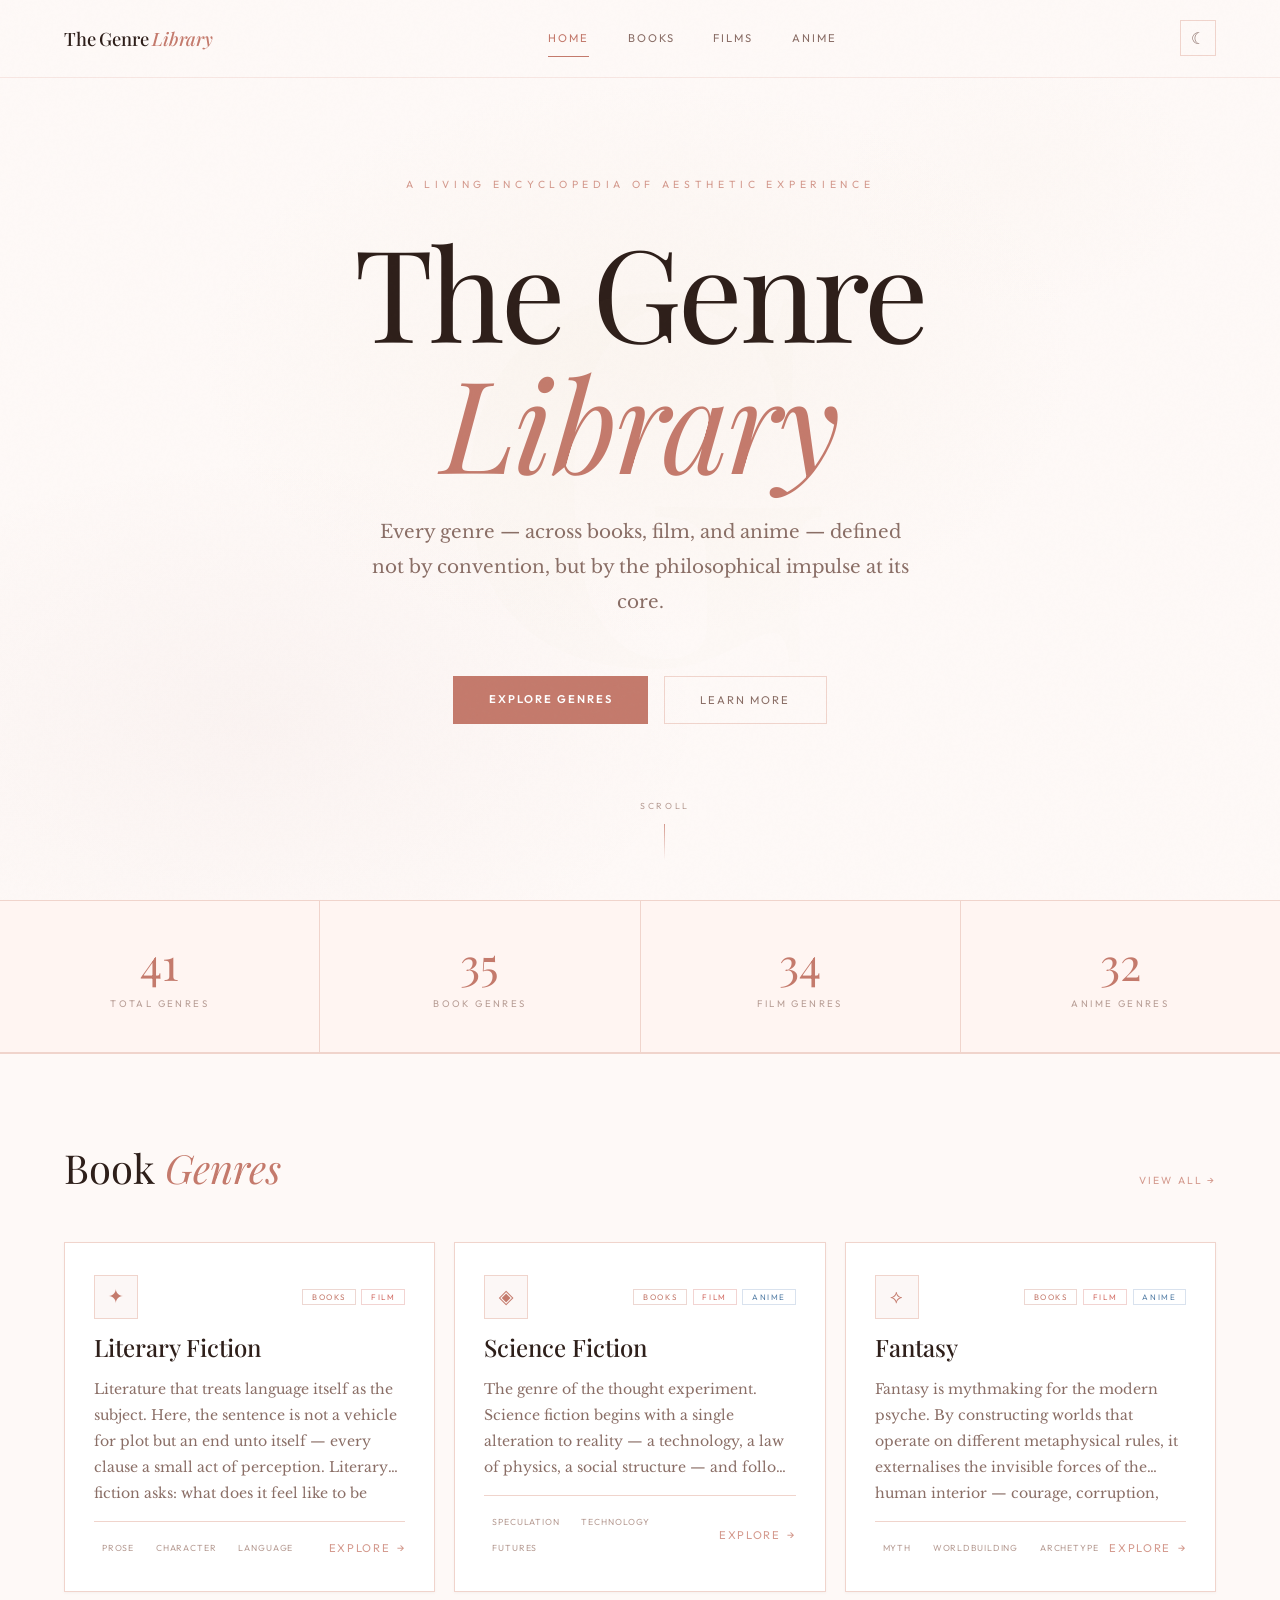
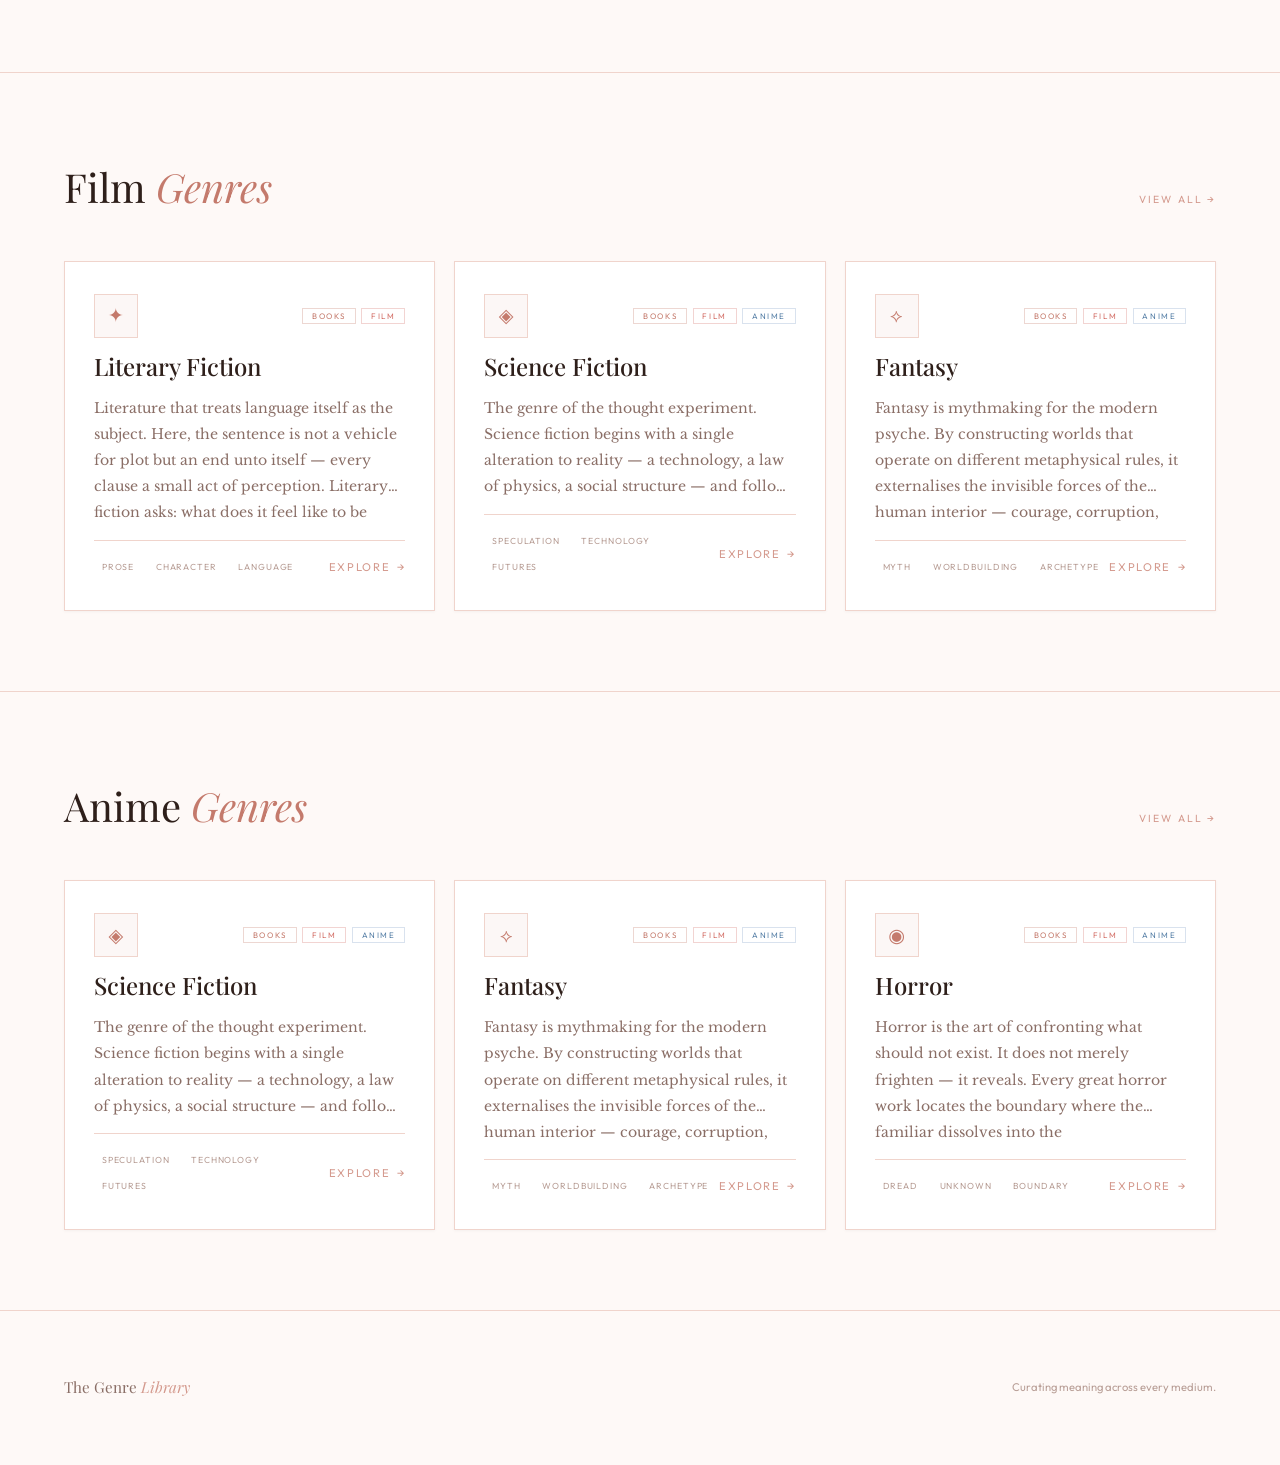
<file: Index.html>
<!DOCTYPE html>
<html lang="en">
<head>
  <meta charset="UTF-8">
  <meta name="viewport" content="width=device-width, initial-scale=1.0">
  <title>The Genre Library</title>
  <style>
/* ═══════════════════════════════════════════
   THE GENRE LIBRARY — Global Stylesheet
   Aesthetic: Literary Editorial / Art-House Cinema
   ═══════════════════════════════════════════ */

@import url('https://fonts.googleapis.com/css2?family=Playfair+Display:ital,wght@0,400;0,500;0,600;0,700;0,800;1,400;1,500;1,600&family=Libre+Baskerville:ital,wght@0,400;0,700;1,400&family=Outfit:wght@200;300;400;500;600;700&display=swap');

*, *::before, *::after { margin: 0; padding: 0; box-sizing: border-box; }

:root {
  --bg-deep: #080706;
  --bg: #0d0c0a;
  --bg-elevated: #141310;
  --bg-card: #18170f;
  --bg-card-hover: #1e1d14;
  --surface: #222018;
  --border: #2e2b22;
  --border-light: #3a362a;
  --gold: #c8a96e;
  --gold-bright: #dfc08a;
  --gold-dim: #8a7a50;
  --gold-faint: rgba(200,169,110,0.06);
  --crimson: #8b3a3a;
  --crimson-soft: #a85454;
  --text: #e6e0d4;
  --text-secondary: #b5ad9e;
  --text-dim: #7d7668;
  --text-muted: #4e493e;
  --display: 'Playfair Display', Georgia, serif;
  --serif: 'Libre Baskerville', Georgia, serif;
  --sans: 'Outfit', system-ui, sans-serif;
  --grain-opacity: 0.025;
}

/* ── LIGHT / PASTEL PINK THEME ── */
[data-theme="light"] {
  --bg-deep: #fdf6f4;
  --bg: #fef9f7;
  --bg-elevated: #fff5f2;
  --bg-card: #ffffff;
  --bg-card-hover: #fff0ec;
  --surface: #fce8e3;
  --border: #f0d4cc;
  --border-light: #e8bfb5;
  --gold: #c47a6c;
  --gold-bright: #b5584a;
  --gold-dim: #d49a8e;
  --gold-faint: rgba(196,122,108,0.06);
  --crimson: #d4726a;
  --crimson-soft: #e08a82;
  --text: #2e1f1a;
  --text-secondary: #5c403a;
  --text-dim: #8a6e66;
  --text-muted: #b89e96;
  --grain-opacity: 0.012;
  --ease-out-expo: cubic-bezier(0.16, 1, 0.3, 1);
  --ease-out-quart: cubic-bezier(0.25, 1, 0.5, 1);
}

html {
  scroll-behavior: smooth;
  scrollbar-width: thin;
  scrollbar-color: var(--gold-dim) var(--bg);
}

body {
  background: var(--bg);
  color: var(--text);
  font-family: var(--sans);
  line-height: 1.7;
  -webkit-font-smoothing: antialiased;
  -moz-osx-font-smoothing: grayscale;
  overflow-x: hidden;
  min-height: 100vh;
}

/* ── Film Grain Overlay ── */
body::after {
  content: '';
  position: fixed;
  inset: 0;
  pointer-events: none;
  z-index: 9999;
  opacity: var(--grain-opacity, 0.025);
  background-image: url("data:image/svg+xml,%3Csvg viewBox='0 0 256 256' xmlns='http://www.w3.org/2000/svg'%3E%3Cfilter id='n'%3E%3CfeTurbulence type='fractalNoise' baseFrequency='0.9' numOctaves='4' stitchTiles='stitch'/%3E%3C/filter%3E%3Crect width='100%25' height='100%25' filter='url(%23n)'/%3E%3C/svg%3E");
  background-repeat: repeat;
}

/* ═══ SELECTION ═══ */
::selection {
  background: var(--gold);
  color: var(--bg);
}

/* ═══ NAVIGATION ═══ */
.site-nav {
  position: fixed;
  top: 0; left: 0; right: 0;
  z-index: 1000;
  display: flex;
  align-items: center;
  justify-content: space-between;
  padding: 1.2rem clamp(1.5rem, 5vw, 4rem);
  background: rgba(8,7,6,0.85);
  backdrop-filter: blur(20px) saturate(1.5);
  -webkit-backdrop-filter: blur(20px) saturate(1.5);
  border-bottom: 1px solid rgba(46,43,34,0.5);
  transition: all 0.4s;
}

.nav-logo {
  font-family: var(--display);
  font-size: 1.15rem;
  font-weight: 500;
  color: var(--text);
  text-decoration: none;
  letter-spacing: -0.01em;
  transition: color 0.3s;
}

.nav-logo em {
  font-style: italic;
  color: var(--gold);
}

.nav-logo:hover { color: var(--gold-bright); }

.nav-links {
  display: flex;
  align-items: center;
  gap: 0;
}

.nav-link {
  font-family: var(--sans);
  font-size: 0.7rem;
  font-weight: 400;
  letter-spacing: 0.18em;
  text-transform: uppercase;
  color: var(--text-dim);
  text-decoration: none;
  padding: 0.6rem 1.2rem;
  position: relative;
  transition: color 0.3s;
}

.nav-link::after {
  content: '';
  position: absolute;
  bottom: 0; left: 1.2rem; right: 1.2rem;
  height: 1px;
  background: var(--gold);
  transform: scaleX(0);
  transform-origin: right;
  transition: transform 0.4s var(--ease-out-expo);
}

.nav-link:hover { color: var(--text-secondary); }
.nav-link:hover::after { transform: scaleX(1); transform-origin: left; }
.nav-link.active { color: var(--gold); }
.nav-link.active::after { transform: scaleX(1); }

/* ── Theme Toggle ── */
.theme-toggle {
  background: none;
  border: 1px solid var(--border);
  width: 36px; height: 36px;
  display: flex;
  align-items: center;
  justify-content: center;
  cursor: pointer;
  color: var(--text-dim);
  font-size: 1rem;
  transition: all 0.3s;
  margin-left: 0.5rem;
  flex-shrink: 0;
}

.theme-toggle:hover {
  border-color: var(--gold-dim);
  color: var(--gold);
}

/* light mode nav bg */
[data-theme="light"] .site-nav {
  background: rgba(254,249,247,0.88);
  border-bottom-color: rgba(240,212,204,0.5);
}

[data-theme="light"] .nav-links.open {
  background: rgba(254,249,247,0.97);
}

[data-theme="light"] .genre-card {
  box-shadow: 0 1px 3px rgba(0,0,0,0.04);
}

[data-theme="light"] .genre-card:hover {
  box-shadow: 0 16px 50px rgba(180,100,80,0.1), 0 0 0 1px rgba(196,122,108,0.1);
}

[data-theme="light"] ::selection {
  background: var(--gold);
  color: #fff;
}

[data-theme="light"] .card-badge.books { border-color: rgba(196,122,108,0.3); color: var(--gold); }
[data-theme="light"] .card-badge.film { border-color: rgba(212,114,106,0.3); color: var(--crimson); }
[data-theme="light"] .card-badge.anime { border-color: rgba(130,160,200,0.3); color: #5a82a8; }

[data-theme="light"] .stat-item { background: #fff5f2; }
[data-theme="light"] .cta-primary { background: var(--gold); color: #fff; }
[data-theme="light"] .cta-primary:hover { box-shadow: 0 8px 30px rgba(196,122,108,0.25); }

/* ── Mobile Nav ── */
.nav-toggle {
  display: none;
  background: none;
  border: none;
  cursor: pointer;
  width: 28px; height: 20px;
  position: relative;
}

.nav-toggle span {
  display: block;
  width: 100%;
  height: 1.5px;
  background: var(--text-dim);
  position: absolute;
  left: 0;
  transition: all 0.3s;
}

.nav-toggle span:nth-child(1) { top: 0; }
.nav-toggle span:nth-child(2) { top: 50%; transform: translateY(-50%); }
.nav-toggle span:nth-child(3) { bottom: 0; }

@media (max-width: 720px) {
  .nav-toggle { display: block; }
  .nav-links {
    position: fixed;
    inset: 0;
    background: rgba(8,7,6,0.97);
    backdrop-filter: blur(30px);
    flex-direction: column;
    justify-content: center;
    gap: 0.5rem;
    opacity: 0;
    pointer-events: none;
    transition: opacity 0.4s;
  }
  .nav-links.open { opacity: 1; pointer-events: all; }
  .nav-link { font-size: 1rem; padding: 1rem 2rem; }
}

/* ═══ PAGE HEADER (medium pages) ═══ */
.page-header {
  padding: clamp(8rem, 14vh, 12rem) clamp(1.5rem, 5vw, 6rem) clamp(3rem, 6vh, 5rem);
  position: relative;
  overflow: hidden;
}

.page-header::before {
  content: '';
  position: absolute;
  inset: 0;
  background:
    radial-gradient(ellipse 50% 60% at 30% 50%, rgba(200,169,110,0.04) 0%, transparent 70%),
    radial-gradient(ellipse 40% 40% at 80% 30%, rgba(139,58,58,0.03) 0%, transparent 60%);
  pointer-events: none;
}

.page-header .header-label {
  font-family: var(--sans);
  font-size: 0.65rem;
  letter-spacing: 0.4em;
  text-transform: uppercase;
  color: var(--gold-dim);
  margin-bottom: 1.5rem;
  opacity: 0;
  animation: fadeUp 0.8s 0.1s forwards;
}

.page-header h1 {
  font-family: var(--display);
  font-size: clamp(3rem, 8vw, 6.5rem);
  font-weight: 400;
  line-height: 1.05;
  letter-spacing: -0.02em;
  opacity: 0;
  animation: fadeUp 0.8s 0.25s forwards;
}

.page-header h1 em {
  font-style: italic;
  color: var(--gold);
}

.page-header .header-desc {
  font-family: var(--serif);
  font-size: clamp(0.95rem, 2vw, 1.15rem);
  font-weight: 400;
  color: var(--text-dim);
  max-width: 600px;
  margin-top: 1.5rem;
  line-height: 1.9;
  opacity: 0;
  animation: fadeUp 0.8s 0.4s forwards;
}

/* horizontal decorative line */
.page-header .header-line {
  width: 60px;
  height: 1px;
  background: linear-gradient(90deg, var(--gold), transparent);
  margin-top: 2rem;
  opacity: 0;
  animation: fadeUp 0.8s 0.55s forwards;
}

/* ═══ GENRE GRID ═══ */
.grid-controls {
  padding: 0 clamp(1.5rem, 5vw, 6rem);
  display: flex;
  align-items: center;
  justify-content: space-between;
  flex-wrap: wrap;
  gap: 1rem;
  margin-bottom: 2rem;
}

.grid-count {
  font-size: 0.65rem;
  letter-spacing: 0.25em;
  text-transform: uppercase;
  color: var(--text-muted);
}

.grid-search {
  background: var(--bg-elevated);
  border: 1px solid var(--border);
  color: var(--text-secondary);
  font-family: var(--sans);
  font-size: 0.8rem;
  padding: 0.55rem 1.2rem;
  width: 240px;
  outline: none;
  transition: border-color 0.3s;
}

.grid-search::placeholder { color: var(--text-muted); }
.grid-search:focus { border-color: var(--gold-dim); }

.genre-grid {
  padding: 0 clamp(1.5rem, 5vw, 6rem) 6rem;
  display: grid;
  grid-template-columns: repeat(auto-fill, minmax(360px, 1fr));
  gap: 1.2rem;
}

@media (max-width: 500px) {
  .genre-grid { grid-template-columns: 1fr; }
}

/* ═══ GENRE CARD ═══ */
.genre-card {
  background: var(--bg-card);
  border: 1px solid var(--border);
  padding: 2rem 1.8rem;
  position: relative;
  overflow: hidden;
  text-decoration: none;
  color: inherit;
  display: flex;
  flex-direction: column;
  gap: 0.9rem;
  transition: all 0.5s var(--ease-out-expo);
  opacity: 0;
  transform: translateY(16px);
}

.genre-card.visible {
  opacity: 1;
  transform: translateY(0);
}

.genre-card::before {
  content: '';
  position: absolute;
  top: 0; left: 0;
  width: 100%; height: 2px;
  background: linear-gradient(90deg, var(--gold), var(--crimson-soft), transparent);
  opacity: 0;
  transition: opacity 0.5s;
}

.genre-card::after {
  content: '';
  position: absolute;
  inset: 0;
  background: radial-gradient(ellipse at 20% 20%, rgba(200,169,110,0.03) 0%, transparent 60%);
  opacity: 0;
  transition: opacity 0.5s;
}

.genre-card:hover {
  background: var(--bg-card-hover);
  border-color: var(--border-light);
  transform: translateY(-6px);
  box-shadow: 0 24px 80px rgba(0,0,0,0.5), 0 0 0 1px rgba(200,169,110,0.05);
}

.genre-card:hover::before { opacity: 1; }
.genre-card:hover::after { opacity: 1; }

.card-row-top {
  display: flex;
  align-items: center;
  justify-content: space-between;
  position: relative;
  z-index: 1;
}

.card-icon {
  width: 44px; height: 44px;
  display: flex;
  align-items: center;
  justify-content: center;
  font-size: 1.2rem;
  border: 1px solid var(--border);
  background: var(--gold-faint);
  color: var(--gold);
  flex-shrink: 0;
}

.card-badges {
  display: flex;
  gap: 0.35rem;
}

.card-badge {
  font-size: 0.5rem;
  letter-spacing: 0.2em;
  text-transform: uppercase;
  color: var(--text-muted);
  border: 1px solid var(--border);
  padding: 0.2rem 0.55rem;
  line-height: 1;
}

.card-badge.books { border-color: rgba(200,169,110,0.2); color: var(--gold-dim); }
.card-badge.film { border-color: rgba(139,58,58,0.3); color: var(--crimson-soft); }
.card-badge.anime { border-color: rgba(100,140,180,0.25); color: #7ba0c0; }

.card-title {
  font-family: var(--display);
  font-size: 1.5rem;
  font-weight: 500;
  color: var(--text);
  line-height: 1.2;
  position: relative;
  z-index: 1;
}

.card-def {
  font-family: var(--serif);
  font-size: 0.88rem;
  font-weight: 400;
  color: var(--text-dim);
  line-height: 1.85;
  flex-grow: 1;
  position: relative;
  z-index: 1;
  /* Show 3 lines, truncate */
  display: -webkit-box;
  -webkit-line-clamp: 4;
  -webkit-box-orient: vertical;
  overflow: hidden;
}

.card-bottom {
  display: flex;
  align-items: center;
  justify-content: space-between;
  padding-top: 1rem;
  border-top: 1px solid var(--border);
  position: relative;
  z-index: 1;
}

.card-tags {
  display: flex;
  gap: 0.35rem;
  flex-wrap: wrap;
}

.card-tag {
  font-size: 0.55rem;
  letter-spacing: 0.1em;
  text-transform: uppercase;
  color: var(--text-muted);
  background: rgba(255,255,255,0.02);
  padding: 0.18rem 0.5rem;
}

.card-arrow {
  font-size: 0.7rem;
  letter-spacing: 0.15em;
  text-transform: uppercase;
  color: var(--gold-dim);
  transition: all 0.3s;
  display: flex;
  align-items: center;
  gap: 0.4rem;
}

.card-arrow::after {
  content: '→';
  transition: transform 0.3s var(--ease-out-expo);
}

.genre-card:hover .card-arrow { color: var(--gold); }
.genre-card:hover .card-arrow::after { transform: translateX(4px); }

/* ═══ GENRE DETAIL PAGE ═══ */
.genre-detail {
  padding: clamp(8rem, 14vh, 12rem) clamp(1.5rem, 5vw, 8rem) 4rem;
  max-width: 900px;
  margin: 0 auto;
}

.genre-detail .back-link {
  font-size: 0.65rem;
  letter-spacing: 0.25em;
  text-transform: uppercase;
  color: var(--text-muted);
  text-decoration: none;
  display: inline-flex;
  align-items: center;
  gap: 0.5rem;
  margin-bottom: 2.5rem;
  transition: color 0.3s;
}

.genre-detail .back-link:hover { color: var(--gold); }

.genre-detail .detail-icon {
  font-size: 2.5rem;
  margin-bottom: 1.5rem;
  display: block;
}

.genre-detail h1 {
  font-family: var(--display);
  font-size: clamp(2.5rem, 6vw, 4.5rem);
  font-weight: 500;
  line-height: 1.1;
  margin-bottom: 1rem;
}

.genre-detail .detail-badges {
  display: flex;
  gap: 0.5rem;
  margin-bottom: 2.5rem;
}

.genre-detail .detail-def {
  font-family: var(--serif);
  font-size: clamp(1.05rem, 2.2vw, 1.2rem);
  font-weight: 400;
  color: var(--text-secondary);
  line-height: 2;
  margin-bottom: 3rem;
}

.detail-section {
  margin-top: 3rem;
  padding-top: 2.5rem;
  border-top: 1px solid var(--border);
}

.detail-section h2 {
  font-family: var(--sans);
  font-size: 0.65rem;
  letter-spacing: 0.35em;
  text-transform: uppercase;
  color: var(--gold-dim);
  margin-bottom: 1.5rem;
}

.review-placeholder {
  font-family: var(--serif);
  font-size: 1rem;
  color: var(--text-muted);
  font-style: italic;
  padding: 2.5rem 2rem;
  border: 1px dashed var(--border);
  text-align: center;
  line-height: 1.8;
}

.related-tags {
  display: flex;
  flex-wrap: wrap;
  gap: 0.5rem;
  margin-top: 1.5rem;
}

.related-tag {
  font-size: 0.7rem;
  letter-spacing: 0.1em;
  color: var(--text-dim);
  border: 1px solid var(--border);
  padding: 0.4rem 1rem;
  text-transform: uppercase;
  transition: all 0.3s;
}

.related-tag:hover {
  border-color: var(--gold-dim);
  color: var(--gold);
}

/* ═══ HERO (index) ═══ */
.hero {
  min-height: 100vh;
  display: flex;
  flex-direction: column;
  justify-content: center;
  align-items: center;
  text-align: center;
  padding: 4rem 2rem;
  position: relative;
  overflow: hidden;
}

.hero::before {
  content: '';
  position: absolute;
  inset: 0;
  background:
    radial-gradient(ellipse 50% 45% at 50% 40%, rgba(200,169,110,0.05) 0%, transparent 70%),
    radial-gradient(ellipse 60% 50% at 20% 80%, rgba(139,58,58,0.03) 0%, transparent 60%),
    radial-gradient(ellipse 30% 30% at 80% 20%, rgba(200,169,110,0.02) 0%, transparent 50%);
  pointer-events: none;
}

/* decorative giant letter */
.hero::after {
  content: 'G';
  position: absolute;
  font-family: var(--display);
  font-size: clamp(20rem, 40vw, 50rem);
  font-weight: 800;
  color: rgba(200,169,110,0.015);
  top: 50%; left: 50%;
  transform: translate(-50%, -50%);
  pointer-events: none;
  line-height: 1;
}

.hero-label {
  font-family: var(--sans);
  font-size: 0.65rem;
  letter-spacing: 0.45em;
  text-transform: uppercase;
  color: var(--gold-dim);
  margin-bottom: 2rem;
  opacity: 0; animation: fadeUp 0.9s 0.2s forwards;
}

.hero h1 {
  font-family: var(--display);
  font-size: clamp(3.5rem, 10vw, 9rem);
  font-weight: 400;
  line-height: 1.02;
  letter-spacing: -0.025em;
  opacity: 0; animation: fadeUp 0.9s 0.35s forwards;
}

.hero h1 em { font-style: italic; color: var(--gold); }

.hero-sub {
  font-family: var(--serif);
  font-size: clamp(0.95rem, 2vw, 1.15rem);
  font-weight: 400;
  color: var(--text-dim);
  max-width: 540px;
  margin-top: 1.8rem;
  line-height: 1.9;
  opacity: 0; animation: fadeUp 0.9s 0.5s forwards;
}

.hero-cta {
  display: flex;
  gap: 1rem;
  margin-top: 3.5rem;
  flex-wrap: wrap;
  justify-content: center;
  opacity: 0; animation: fadeUp 0.9s 0.65s forwards;
}

.hero-cta a {
  font-family: var(--sans);
  font-size: 0.7rem;
  letter-spacing: 0.18em;
  text-transform: uppercase;
  text-decoration: none;
  padding: 0.85rem 2.2rem;
  transition: all 0.4s var(--ease-out-expo);
  position: relative;
}

.cta-primary {
  background: var(--gold);
  color: var(--bg);
  font-weight: 600;
}

.cta-primary:hover {
  background: var(--gold-bright);
  transform: translateY(-2px);
  box-shadow: 0 8px 30px rgba(200,169,110,0.2);
}

.cta-secondary {
  border: 1px solid var(--border);
  color: var(--text-dim);
}

.cta-secondary:hover {
  border-color: var(--gold-dim);
  color: var(--gold);
}

.scroll-indicator {
  position: absolute;
  bottom: 2.5rem;
  left: 50%; transform: translateX(-50%);
  display: flex;
  flex-direction: column;
  align-items: center;
  gap: 0.6rem;
  opacity: 0; animation: fadeUp 0.9s 1s forwards;
}

.scroll-indicator span {
  font-size: 0.55rem;
  letter-spacing: 0.3em;
  text-transform: uppercase;
  color: var(--text-muted);
}

.scroll-bar {
  width: 1px; height: 36px;
  background: linear-gradient(to bottom, var(--gold-dim), transparent);
  animation: scrollPulse 2.5s ease-in-out infinite;
}

/* ═══ HOME SECTIONS ═══ */
.home-section {
  padding: 5rem clamp(1.5rem, 5vw, 6rem);
  border-top: 1px solid var(--border);
}

.home-section .section-top {
  display: flex;
  align-items: baseline;
  justify-content: space-between;
  flex-wrap: wrap;
  gap: 1rem;
  margin-bottom: 2.5rem;
}

.home-section h2 {
  font-family: var(--display);
  font-size: clamp(1.8rem, 4vw, 2.5rem);
  font-weight: 400;
}

.home-section h2 em { font-style: italic; color: var(--gold); }

.section-link {
  font-size: 0.65rem;
  letter-spacing: 0.2em;
  text-transform: uppercase;
  color: var(--gold-dim);
  text-decoration: none;
  display: flex;
  align-items: center;
  gap: 0.4rem;
  transition: color 0.3s;
}

.section-link:hover { color: var(--gold); }

.home-grid {
  display: grid;
  grid-template-columns: repeat(auto-fill, minmax(340px, 1fr));
  gap: 1.2rem;
}

@media (max-width: 500px) {
  .home-grid { grid-template-columns: 1fr; }
}

/* ═══ STATS BAR ═══ */
.stats-bar {
  display: grid;
  grid-template-columns: repeat(auto-fit, minmax(180px, 1fr));
  gap: 1px;
  background: var(--border);
  border-top: 1px solid var(--border);
  border-bottom: 1px solid var(--border);
}

.stat-item {
  background: var(--bg-elevated);
  padding: 2.5rem 2rem;
  text-align: center;
}

.stat-number {
  font-family: var(--display);
  font-size: 2.8rem;
  font-weight: 400;
  color: var(--gold);
  line-height: 1;
}

.stat-label {
  font-size: 0.6rem;
  letter-spacing: 0.25em;
  text-transform: uppercase;
  color: var(--text-muted);
  margin-top: 0.6rem;
}

/* ═══ FOOTER ═══ */
.site-footer {
  padding: 4rem clamp(1.5rem, 5vw, 6rem);
  border-top: 1px solid var(--border);
  display: flex;
  align-items: center;
  justify-content: space-between;
  flex-wrap: wrap;
  gap: 1rem;
}

.footer-brand {
  font-family: var(--display);
  font-size: 0.95rem;
  color: var(--text-dim);
}

.footer-brand em { font-style: italic; color: var(--gold-dim); }

.footer-note {
  font-size: 0.7rem;
  color: var(--text-muted);
}

/* ═══ ANIMATIONS ═══ */
@keyframes fadeUp {
  from { opacity: 0; transform: translateY(18px); }
  to { opacity: 1; transform: translateY(0); }
}

@keyframes scrollPulse {
  0%, 100% { opacity: 0.2; }
  50% { opacity: 0.8; }
}

/* ═══ NO RESULTS ═══ */
.no-results {
  grid-column: 1 / -1;
  text-align: center;
  padding: 4rem 2rem;
  font-family: var(--serif);
  font-style: italic;
  color: var(--text-muted);
  font-size: 1rem;
}

/* ═══ PAGE TRANSITION ═══ */
.page-content {
  animation: pageIn 0.6s var(--ease-out-expo);
}

@keyframes pageIn {
  from { opacity: 0; }
  to { opacity: 1; }
}

</style>
</head>
<body>
  <nav class="site-nav">
    <a href="index.html" class="nav-logo">The Genre <em>Library</em></a>
    <button class="nav-toggle"><span></span><span></span><span></span></button>
    <div class="nav-links">
      <a href="index.html" class="nav-link" data-page="home">Home</a>
      <a href="books.html" class="nav-link" data-page="books">Books</a>
      <a href="films.html" class="nav-link" data-page="films">Films</a>
      <a href="anime.html" class="nav-link" data-page="anime">Anime</a>
    </div>
    <button class="theme-toggle" aria-label="Toggle theme">☀</button>
  </nav>

  <div class="page-content">
    <section class="hero">
      <p class="hero-label">A Living Encyclopedia of Aesthetic Experience</p>
      <h1>The Genre<br><em>Library</em></h1>
      <p class="hero-sub">Every genre — across books, film, and anime — defined not by convention, but by the philosophical impulse at its core.</p>
      <div class="hero-cta">
        <a href="books.html" class="cta-primary">Explore Genres</a>
        <a href="#overview" class="cta-secondary">Learn More</a>
      </div>
      <div class="scroll-indicator">
        <span>Scroll</span>
        <div class="scroll-bar"></div>
      </div>
    </section>

    <div class="stats-bar" id="overview">
      <div class="stat-item">
        <div class="stat-number" id="totalCount">—</div>
        <div class="stat-label">Total Genres</div>
      </div>
      <div class="stat-item">
        <div class="stat-number" id="bookCount">—</div>
        <div class="stat-label">Book Genres</div>
      </div>
      <div class="stat-item">
        <div class="stat-number" id="filmCount">—</div>
        <div class="stat-label">Film Genres</div>
      </div>
      <div class="stat-item">
        <div class="stat-number" id="animeCount">—</div>
        <div class="stat-label">Anime Genres</div>
      </div>
    </div>

    <!-- BOOKS PREVIEW -->
    <section class="home-section">
      <div class="section-top">
        <h2>Book <em>Genres</em></h2>
        <a href="books.html" class="section-link">View all →</a>
      </div>
      <div class="home-grid" id="booksPreview"></div>
    </section>

    <!-- FILMS PREVIEW -->
    <section class="home-section">
      <div class="section-top">
        <h2>Film <em>Genres</em></h2>
        <a href="films.html" class="section-link">View all →</a>
      </div>
      <div class="home-grid" id="filmsPreview"></div>
    </section>

    <!-- ANIME PREVIEW -->
    <section class="home-section">
      <div class="section-top">
        <h2>Anime <em>Genres</em></h2>
        <a href="anime.html" class="section-link">View all →</a>
      </div>
      <div class="home-grid" id="animePreview"></div>
    </section>

    <footer class="site-footer">
      <div class="footer-brand">The Genre <em>Library</em></div>
      <div class="footer-note">Curating meaning across every medium.</div>
    </footer>
  </div>

  <script>
// ═══════════════════════════════════════════
// THE GENRE LIBRARY — Genre Data
// ═══════════════════════════════════════════

const GENRES = [
  // ─── LITERARY & PROSE ───
  {
    id: "literary-fiction",
    title: "Literary Fiction",
    icon: "✦",
    medium: ["books", "film"],
    tags: ["prose", "character", "language"],
    definition: "Literature that treats language itself as the subject. Here, the sentence is not a vehicle for plot but an end unto itself — every clause a small act of perception. Literary fiction asks: what does it feel like to be conscious, to notice, to fail at understanding another person? It is prose that slows time.",
    extended: "The distinction between literary and genre fiction is not one of quality but of orientation. Genre fiction optimises for the satisfaction of pattern — the mystery solved, the quest completed, the lovers united. Literary fiction optimises for the quality of attention. It trades the momentum of plot for the density of observation, asking the reader to inhabit a moment rather than race toward a resolution. At its best, it makes the familiar strange and the strange recognisable. At its worst, it mistakes obscurity for depth. The tradition runs from Flaubert's obsessive sentences through Woolf's interior cathedrals to the quiet devastations of Marilynne Robinson."
  },
  {
    id: "science-fiction",
    title: "Science Fiction",
    icon: "◈",
    medium: ["books", "film", "anime"],
    tags: ["speculation", "technology", "futures"],
    definition: "The genre of the thought experiment. Science fiction begins with a single alteration to reality — a technology, a law of physics, a social structure — and follows its consequences with rigorous honesty. It is philosophy performed in narrative: not 'what is?' but 'what if?' and more importantly, 'what then?'",
    extended: "Science fiction is the only literary form that takes the future seriously as a subject. All other genres are set in the past or present, even when they pretend otherwise. SF alone asks: if this trend continues, if this invention arrives, if this boundary is crossed — what kind of world results, and what kind of people inhabit it? The genre's power lies not in prediction (it is almost always wrong about specifics) but in rehearsal. It lets civilisations practice their responses to change before the change arrives. From Wells to Asimov to Le Guin to Liu Cixin, the tradition's great works are those that change how their readers think about the present by showing them a future they hadn't considered."
  },
  {
    id: "fantasy",
    title: "Fantasy",
    icon: "⟡",
    medium: ["books", "film", "anime"],
    tags: ["myth", "worldbuilding", "archetype"],
    definition: "Fantasy is mythmaking for the modern psyche. By constructing worlds that operate on different metaphysical rules, it externalises the invisible forces of the human interior — courage, corruption, fate, free will. The dragon is never just a dragon. It is whatever we have not yet dared to face.",
    extended: "Where science fiction extrapolates from the known, fantasy generates from the imagined. Its raw materials are the archetypes of collective myth: the journey into the underworld, the reluctant hero, the corrupting ring of power, the mentor who must be surpassed. Tolkien understood that these were not escapist tropes but psychological truths dressed in narrative clothing. The best fantasy worldbuilding is not an exercise in cartography but in metaphysics — it asks what kind of universe would make certain virtues necessary and certain temptations irresistible. The genre ranges from the epic (Tolkien, Jordan, Sanderson) to the intimate (Le Guin, McKillip) to the subversive (Miéville, Abercrombie), but its constant is the insistence that reality is larger than what materialism admits."
  },
  {
    id: "horror",
    title: "Horror",
    icon: "◉",
    medium: ["books", "film", "anime"],
    tags: ["dread", "unknown", "boundary"],
    definition: "Horror is the art of confronting what should not exist. It does not merely frighten — it reveals. Every great horror work locates the boundary where the familiar dissolves into the incomprehensible, where the self meets something it cannot absorb. It is the genre that takes the question 'what lies beyond understanding?' with absolute seriousness.",
    extended: "Horror's philosophical ancestor is the concept of the sublime — that which exceeds the mind's capacity to contain it. But where Romantic sublimity was awe-struck by mountains and storms, horror is awe-struck by wrongness: the face that almost looks human, the house that has too many rooms, the silence that has texture. Its deepest works (Shirley Jackson, Thomas Ligotti, Junji Ito) are not about monsters but about the fragility of the categories we use to make the world safe — inside/outside, alive/dead, self/other. When these categories fail, horror begins. The genre endures because those categories are always failing, and we need stories that acknowledge it."
  },
  {
    id: "mystery-detective",
    title: "Mystery & Detective",
    icon: "◇",
    medium: ["books", "film", "anime"],
    tags: ["logic", "revelation", "truth"],
    definition: "The mystery is an epistemological drama. Something has happened; the truth is buried under layers of deception, coincidence, and human motive. The detective is a philosopher of the particular — reconstructing reality from fragments, proving that the world, however chaotic, is ultimately knowable. The reveal is not merely a surprise; it is an argument for order.",
    extended: "The detective story is the Enlightenment's favourite genre. It enshrines the belief that reason, properly applied, can penetrate any darkness. From Poe's Dupin through Doyle's Holmes to Christie's Poirot, the tradition celebrates the mind that sees what others miss. But the genre's evolution has complicated this faith. Hardboiled mysteries (Chandler, Hammett) introduced a world where the solution brings no satisfaction because the corruption runs too deep. Contemporary mysteries (Tana French, Stieg Larsson) often reveal that the greatest mystery is not 'who did it?' but 'why does it matter?' The genre's deepest pleasure is not the surprise of the reveal but the architecture of its construction — the feeling that every detail was placed with intent."
  },
  {
    id: "thriller-suspense",
    title: "Thriller & Suspense",
    icon: "⬡",
    medium: ["books", "film"],
    tags: ["tension", "stakes", "velocity"],
    definition: "Where mystery asks 'what happened?', the thriller asks 'what will happen next — and can it be stopped?' It is the genre of compressed time and escalating stakes, a narrative engine built on the tension between knowledge and helplessness. The reader knows the danger before the character does, and that dramatic irony is the source of its unbearable momentum.",
    extended: "Hitchcock called it the bomb under the table: the audience sees it, the characters don't, and the resulting tension is almost physical. The thriller is the most embodied of genres — it aims for the pulse, the held breath, the involuntary lean forward. But the best thrillers (le Carré, Highsmith, Denis Villeneuve's films) understand that mere danger is not suspense. True suspense requires moral complexity — a protagonist whose choices are constrained, whose values are tested, whose victory would cost something essential. The ticking clock is a structure, not a subject. The subject is always: what would you sacrifice to survive?"
  },
  {
    id: "romance",
    title: "Romance",
    icon: "❋",
    medium: ["books", "film", "anime"],
    tags: ["intimacy", "desire", "connection"],
    definition: "Romance is the phenomenology of desire — the slow or sudden rearrangement of a self around another person. It maps the architecture of intimacy: the first recognition, the obstacles that clarify longing, the surrender that is also a becoming. At its best, romance argues that love is not escape from the self but its most demanding expansion.",
    extended: "Romance is the most dismissed and most read genre in literature, a paradox that reveals more about cultural prejudices than about the genre itself. Its emotional logic is precise: two people who need each other must overcome the barriers (internal and external) that prevent their union. The 'happily ever after' is not naïveté — it is a structural commitment, a promise that the narrative will honour the emotional investment of its reader. The genre's range is vast, from Austen's social precision to Heyer's historical wit to contemporary authors like Talia Hibbert and Casey McQuiston. The best romance writers understand that falling in love is the most psychologically complex event in ordinary human life, and they render that complexity with the seriousness it deserves."
  },
  {
    id: "historical-fiction",
    title: "Historical Fiction",
    icon: "⊕",
    medium: ["books", "film"],
    tags: ["memory", "context", "anachronism"],
    definition: "Historical fiction is the resurrection of dead time. It takes the skeleton of documented fact and clothes it in the flesh of lived experience — the textures, anxieties, and assumptions that no archive can preserve. It reveals that the past was not inevitable; it was as uncertain, as contested, and as human as our own present.",
    extended: "The historian's task is accuracy; the historical novelist's task is truth. These are not the same thing. A historian can tell you that a battle was fought on a certain date with certain casualties. A historical novelist can make you understand what it felt like to stand in that field not knowing the outcome, not knowing you were living in what someone else would later call history. The genre's great challenge is anachronism — not the factual kind (wrong weapons, wrong clothing) but the psychological kind: projecting modern consciousness onto people who thought differently about God, death, gender, the self. Writers like Hilary Mantel, Umberto Eco, and Amitav Ghosh succeed by taking the strangeness of the past seriously."
  },
  {
    id: "philosophy-thought",
    title: "Philosophy & Thought",
    icon: "∞",
    medium: ["books"],
    tags: ["reason", "existence", "inquiry"],
    definition: "Not a genre of answers but of questions held open. Philosophical writing attempts to see the scaffolding beneath experience — the assumptions we never examine, the categories we treat as natural. It is the discipline of following a thought to its conclusion even when the conclusion is uncomfortable, and of beginning again when it collapses.",
    extended: "Philosophy is the only genre that explicitly questions its own right to exist. Every generation of philosophers begins by asking whether philosophy is even possible, and this self-interrogation is not a weakness but its defining strength. From Plato's dialogues to Nietzsche's aphorisms to Wittgenstein's propositions, the form of philosophical writing has always been inseparable from its content. The essay (Montaigne, Emerson), the treatise (Kant, Rawls), the fragment (Pascal, Cioran), the meditation (Descartes, Marcus Aurelius) — each form encodes a different theory of how truth is best approached. Reading philosophy is not consuming information; it is practicing a mode of attention."
  },
  {
    id: "biography-memoir",
    title: "Biography & Memoir",
    icon: "◎",
    medium: ["books", "film"],
    tags: ["life", "identity", "testimony"],
    definition: "The biography asks: what can a single life tell us about the shape of a time, a discipline, a human possibility? The memoir goes further — it is the first-person archaeology of experience, the attempt to understand one's own life as a coherent, or beautifully incoherent, whole. Both forms argue that the particular is the shortest path to the universal.",
    extended: "Biography is the art of selection — from the infinite details of a life, which ones reveal character? The biographer must resist two temptations: hagiography (making the subject a saint) and reductionism (explaining them away). The best biographies (Isaacson's on Jobs and Musk, Caro's on Lyndon Johnson, Hermione Lee's on Virginia Woolf) achieve a third thing: they make you understand how it felt to be that person, to face their particular set of impossible choices. Memoir, meanwhile, is biography without the safety of distance. The memoirist must be both subject and investigator, must interrogate their own memory knowing that memory is never neutral. It is always already a narrative, always already shaped by what the self needs to believe about itself."
  },
  {
    id: "dystopia",
    title: "Dystopia",
    icon: "⬢",
    medium: ["books", "film", "anime"],
    tags: ["warning", "control", "society"],
    definition: "Dystopia is prophecy in the mode of warning. It takes a tendency already visible in the present — surveillance, conformity, ecological collapse, ideological purity — and accelerates it to its logical extreme. The dystopian world is never truly alien; it is our own world with its masks removed. Its horror lies not in implausibility but in recognition.",
    extended: "The dystopian tradition splits into two branches. The totalitarian branch (Orwell, Huxley, Zamyatin) warns against the concentration of power — the state that sees everything, the pleasure that numbs everything, the uniformity that destroys everything. The ecological branch (Atwood, Octavia Butler, Paolo Bacigalupi) warns against the consequences of consumption — worlds where the bill for industrial civilisation has finally come due. Both branches share the conviction that the present contains the seeds of catastrophe, and that fiction can make those seeds visible before they bloom. The genre's political power is undeniable: '1984' and 'Brave New World' have shaped how entire generations think about freedom and control."
  },
  {
    id: "magical-realism",
    title: "Magical Realism",
    icon: "❂",
    medium: ["books", "film", "anime"],
    tags: ["liminality", "wonder", "reality"],
    definition: "Magical realism does not introduce magic as an escape from reality but as a deeper fidelity to it. A dead grandmother returns because grief does not obey linear time. Rain falls for four years because political despair has that quality. The 'magical' element is simply the visible surface of an emotional or historical truth too large for realism to contain.",
    extended: "Born in Latin American literature (García Márquez, Borges, Allende) but practiced worldwide (Rushdie, Murakami, Okri), magical realism is not fantasy misidentified. Fantasy builds complete alternative worlds; magical realism inserts the impossible into the recognisably real, and treats it with the same matter-of-fact tone as a bus schedule. This tonal flatness is the genre's signature and its philosophy: if the emotional truth of an experience is supernatural in intensity, then a supernatural event is the most realistic way to represent it. The genre is particularly suited to post-colonial literatures, where history itself — its violence, its erasures, its survivals — exceeds what conventional realism can hold."
  },
  {
    id: "satire-dark-comedy",
    title: "Satire & Dark Comedy",
    icon: "⟐",
    medium: ["books", "film", "anime"],
    tags: ["irony", "critique", "absurdity"],
    definition: "Satire is moral philosophy performed through exaggeration. It holds the mirror at an angle that distorts just enough to reveal what polite society has agreed not to see. The laughter it produces is never comfortable — it is the involuntary recognition of a truth we had been successfully ignoring. Dark comedy adds: even the recognition itself is absurd.",
    extended: "Swift proposed eating babies. Voltaire sent a naïf through a world of horrors with unshakeable optimism. Kubrick turned nuclear annihilation into farce. The satirist's method is always the same: take a social reality and amplify it until its absurdity becomes undeniable. The risk is that the audience mistakes the exaggeration for the point, when the point is always the reality the exaggeration reveals. Dark comedy extends this into existential territory — it finds humour not just in social failure but in the fundamental conditions of existence: mortality, meaninglessness, the gap between intention and outcome. It is the laughter of people who have looked at the void and decided that silence is worse than a joke."
  },
  {
    id: "tragedy",
    title: "Tragedy",
    icon: "◆",
    medium: ["books", "film", "anime"],
    tags: ["fate", "flaw", "catharsis"],
    definition: "Tragedy is the genre that respects suffering enough to find meaning in it. A great character is undone not by accident but by the same quality that makes them great — ambition, loyalty, love pursued without limit. Aristotle called its effect catharsis: the purification that comes from witnessing the full weight of human consequence, and surviving the witnessing.",
    extended: "From Sophocles to Shakespeare to Arthur Miller, tragedy has maintained a remarkably stable structure: a person of significance makes a choice that, given who they are, they could not have avoided making — and that choice destroys them. The hamartia (fatal flaw) is never a simple error; it is the dark side of a virtue. Macbeth's ambition, Othello's trust, Oedipus's relentless pursuit of truth — these are the qualities that make them admirable, and the qualities that annihilate them. Tragedy's emotional power lies in this double vision: we see the character as both free and fated, both responsible and innocent. It is the most morally serious of genres because it refuses the consolation of blame."
  },
  {
    id: "coming-of-age",
    title: "Coming-of-Age",
    icon: "◐",
    medium: ["books", "film", "anime"],
    tags: ["growth", "identity", "threshold"],
    definition: "The coming-of-age narrative maps the death of one self and the tentative birth of another. It is the genre of thresholds — between innocence and experience, dependence and autonomy, the world as given and the world as chosen. Its power lies in the universality of that passage: everyone has stood at the border of who they were and who they might become.",
    extended: "The bildungsroman — the novel of formation — is one of literature's oldest and most resilient forms. From Goethe's Wilhelm Meister to Salinger's Catcher in the Rye to Chbosky's Perks of Being a Wallflower, it tracks the moment when a young person's model of the world proves insufficient and must be rebuilt. The genre's emotional register is unique: it combines the intensity of first experience with the retrospective awareness that this intensity will never quite return. Coming-of-age stories in anime (Your Name, A Silent Voice) and film (Stand By Me, Boyhood) exploit visual media's ability to literalise the passage of time, making the viewer complicit in the character's transformation."
  },
  {
    id: "epic-saga",
    title: "Epic & Saga",
    icon: "⟠",
    medium: ["books", "film", "anime"],
    tags: ["scale", "legacy", "civilisation"],
    definition: "The epic is narrative at civilisational scale. Its subject is not a person but a people, a founding, a war that reshapes the world. Individual characters exist as embodiments of forces larger than themselves — duty, hubris, destiny. The saga extends this across generations, arguing that meaning is not found in a single life but in the patterns that repeat across many.",
    extended: "The epic tradition begins with Homer and the Mahabharata — stories so foundational that entire cultures defined themselves by them. Its modern descendants (Tolkien's Lord of the Rings, Herbert's Dune, Martin's A Song of Ice and Fire) retain the essential qualities: vast scope, mythic resonance, and the conviction that individual heroism matters precisely because the stakes are civilisational. The saga form (the Icelandic sagas, Dumas's family chronicles, anime like Legend of the Galactic Heroes) adds a temporal dimension, tracing how the decisions of one generation become the constraints of the next. Both forms remind us that we are not the first to face the problems we face, and that how we respond will echo."
  },
  {
    id: "psychological-fiction",
    title: "Psychological Fiction",
    icon: "◑",
    medium: ["books", "film", "anime"],
    tags: ["interiority", "mind", "perception"],
    definition: "Psychological fiction turns the camera inward. The plot is the movement of consciousness itself — a mind circling an obsession, a memory reshaping under pressure, a perception slowly revealed as delusion. It insists that the most dramatic events in human life are invisible: the moment a belief collapses, the instant trust becomes suspicion, the quiet decision to lie.",
    extended: "Dostoevsky is the genre's founding figure — Crime and Punishment is essentially a 500-page anxiety attack rendered in prose. The tradition continued through Henry James's ambiguities, Nabokov's unreliable narrators, and into contemporary works like Gone Girl and the films of David Fincher and Darren Aronofsky. In anime, works like Monster and Perfect Blue achieve psychological depth through the medium's unique ability to visualise subjective states — distorted perspectives, fractured timelines, the literal intrusion of delusion into the visual field. The genre's core insight is that the 'inner life' is not a metaphor: consciousness has a landscape, and that landscape can be as treacherous as any external wilderness."
  },
  {
    id: "adventure",
    title: "Adventure",
    icon: "⟢",
    medium: ["books", "film", "anime"],
    tags: ["journey", "courage", "discovery"],
    definition: "Adventure is the genre of forward motion. A character leaves the known world and enters the unknown — not for philosophical reasons but because something compels them: treasure, rescue, survival, pure restlessness. The journey transforms the traveller, but the genre's deeper argument is that movement itself is a form of meaning, that courage is clarified only by risk.",
    extended: "From Odysseus's voyage home to Indiana Jones's archaeological quests to Luffy's pursuit of the Grand Line, adventure is the genre that most directly embodies the narrative impulse: something must happen next. Its pleasures are kinetic — new landscapes, narrow escapes, unexpected allies and enemies. But the best adventure stories understand that the external journey mirrors an internal one. Treasure Island is about a boy learning to judge character. The Count of Monte Cristo is about the limits of revenge. One Piece is about the meaning of freedom. The map is always also a metaphor."
  },
  {
    id: "noir",
    title: "Noir",
    icon: "▣",
    medium: ["books", "film", "anime"],
    tags: ["shadow", "morality", "corruption"],
    definition: "Noir is the genre that has abandoned the possibility of innocence. Its world is one where institutions are corrupt, motives are mixed, and even the protagonist is compromised. The visual signature — shadow bisecting light — is a moral statement: in noir, clarity is always partial. What makes it endure is its honesty about the human condition at its most unvarnished.",
    extended: "Noir emerged from the collision of two cultural forces: American hard-boiled fiction (Hammett, Chandler, Cain) and German Expressionist cinema. The result was a genre defined as much by mood as by plot — the perpetual night, the rain-slicked streets, the femme fatale who is as trapped as the hero she deceives. Film noir (Double Indemnity, Chinatown, Blade Runner) visualised moral ambiguity through lighting. Neo-noir (the Coen Brothers, Denis Villeneuve, anime like Cowboy Bebop and Psycho-Pass) updated the setting but kept the essence: a world where doing the right thing and surviving are often incompatible."
  },
  {
    id: "cyberpunk",
    title: "Cyberpunk",
    icon: "⌬",
    medium: ["books", "film", "anime"],
    tags: ["tech-noir", "rebellion", "posthuman"],
    definition: "Cyberpunk is science fiction stripped of optimism. It imagines futures where technology has advanced but justice has not — where neon-lit megacities mask deepening inequality, where the body is hackable and identity is code. Its protagonists are outsiders navigating systems designed to exploit them. Born in the 1980s, it has become less a prediction than a description.",
    extended: "William Gibson's Neuromancer (1984) defined the genre: a future of megacorporations, cyberspace, and street-level survival. But cyberpunk's real innovation was tonal — it was the first SF subgenre to treat technology not as salvation or apocalypse but as infrastructure, as mundane as plumbing and as political as zoning law. Anime became the genre's most visually expressive medium: Ghost in the Shell asked what selfhood means when consciousness is software; Akira fused cyberpunk with body horror; Serial Experiments Lain anticipated the psychological effects of digital immersion decades before social media. The genre's enduring question — who benefits from technological progress? — has only become more urgent."
  },
  {
    id: "mecha",
    title: "Mecha",
    icon: "⎔",
    medium: ["anime", "film"],
    tags: ["machine", "pilot", "war"],
    definition: "Mecha externalises the interior drama of war. The giant machine is simultaneously weapon and metaphor — an amplification of the pilot's will, fear, and moral weight. The best mecha works use the scale of mechanical combat to ask human-scale questions: what does it cost to fight? Who deserves the power to destroy? The cockpit is always a confessional.",
    extended: "The mecha genre bifurcates into 'super robot' (Mazinger Z, Gurren Lagann) — where the machine is an expression of heroic will — and 'real robot' (Gundam, Evangelion, Code Geass) — where the machine is a tool of war embedded in political systems. The latter tradition produced some of anime's most profound works. Neon Genesis Evangelion used the mecha frame to explore depression, parental abandonment, and the human fear of intimacy. Mobile Suit Gundam examined the ethics of warfare and the cycle of violence. The genre's unique power is scale: by placing a vulnerable human inside a giant weapon, it makes the gap between power and responsibility physically visible."
  },
  {
    id: "slice-of-life",
    title: "Slice of Life",
    icon: "○",
    medium: ["anime", "film", "books"],
    tags: ["ordinary", "presence", "quiet"],
    definition: "Slice of life is the radical argument that the unremarkable is sufficient. No quest, no villain, no dramatic revelation — only the texture of daily existence rendered with enough attention to reveal its concealed beauty. A shared meal, a walk home in rain, the awkwardness of a first conversation. It practices the discipline of noticing what plot-driven narrative teaches us to overlook.",
    extended: "In anime, slice of life has become one of the medium's most distinctive contributions to global storytelling. Series like Mushishi, Aria, Barakamon, and March Comes in Like a Lion demonstrate that narrative satisfaction does not require narrative tension. The genre draws from the Japanese aesthetic concept of mono no aware — the bittersweet awareness of impermanence — and the Zen attention to ordinary action. In film, the tradition includes Ozu's domestic dramas, Linklater's Before trilogy, and Kore-eda's family portraits. In literature, the essay tradition (Montaigne, Didion, Zadie Smith) often operates in this mode. The genre's challenge is its standard: without plot to sustain interest, every sentence, every frame, every scene must earn its existence through the quality of its attention."
  },
  {
    id: "shonen",
    title: "Shōnen",
    icon: "☆",
    medium: ["anime"],
    tags: ["growth", "will", "bonds"],
    definition: "Shōnen is the mythology of effort. Its heroes begin weak and grow strong — not through destiny but through relentless, painful, joyful striving. The bonds forged in battle are its emotional core: rivalry that sharpens, friendship that saves, mentorship that transforms. It speaks to the adolescent conviction that willpower can reshape reality, and treats that conviction with genuine respect.",
    extended: "The shōnen formula — training arcs, power systems, escalating adversaries, the nakama (found family) — has proven remarkably durable because it maps onto universal psychological needs: the desire to grow, to be tested, to belong. Dragon Ball established the template; Naruto deepened its emotional register; One Piece expanded its scope to civilisational commentary; Jujutsu Kaisen and My Hero Academia refine it with increasing narrative sophistication. The genre's detractors call it repetitive. Its defenders understand that repetition with variation is the structure of myth itself — the hero's journey is always the same journey, and always different."
  },
  {
    id: "shojo",
    title: "Shōjo",
    icon: "✿",
    medium: ["anime"],
    tags: ["emotion", "relationship", "inner world"],
    definition: "Shōjo is the genre of emotional interiority given visual form. Flowers bloom in moments of realisation; backgrounds dissolve into abstraction when feeling overwhelms perception. Its subject is the inner landscape of its characters — the delicate, devastating complexity of social bonds, self-image, first love, and the slow construction of identity. Feeling is not decoration here; it is architecture.",
    extended: "Shōjo manga and anime developed a unique visual vocabulary: screen tones, flower motifs, elongated figures, eyes that contain galaxies. These are not stylistic affectations but narrative tools — they externalise internal states with a directness that prose cannot match. Revolutionary Girl Utena used shōjo conventions to deconstruct fairy tales and gender roles. Fruits Basket explored generational trauma through the lens of the Chinese zodiac. Nana depicted adult friendship and heartbreak with unflinching realism. The genre's greatest innovation is its insistence that emotional experience is not secondary to action but is itself the primary drama of human existence."
  },
  {
    id: "isekai",
    title: "Isekai",
    icon: "⊘",
    medium: ["anime", "books"],
    tags: ["displacement", "reinvention", "world"],
    definition: "Isekai — 'another world' — is the fantasy of radical reinvention. An ordinary person is transported to a realm where the rules are different and their previous limitations no longer apply. Beneath its escapist surface lies a serious question: who would you become if everything you know about yourself were suddenly irrelevant? It is the genre of identity unmoored from context.",
    extended: "The isekai boom in anime and light novels has produced an enormous range of quality, from wish-fulfilment power fantasies to genuinely thoughtful explorations of displacement and adaptation. Re:Zero subverted the genre by making its protagonist suffer for every advantage. Mushoku Tensei used reincarnation to examine whether a person can genuinely change. The genre's roots are older than anime — Alice in Wonderland, The Chronicles of Narnia, A Connecticut Yankee in King Arthur's Court are all isekai. The enduring appeal is the same: the fantasy of a clean slate, tested against the reality that you carry yourself wherever you go."
  },
  {
    id: "western",
    title: "Western",
    icon: "✧",
    medium: ["books", "film"],
    tags: ["frontier", "law", "solitude"],
    definition: "The Western takes place at the edge of civilisation — the literal and metaphorical frontier where law has not yet solidified, where individuals must negotiate justice without institutions. Its landscapes are moral as much as geographical: the vast emptiness that isolates and clarifies, the town that represents fragile order, the wilderness that represents freedom and its costs.",
    extended: "The Western is America's foundational mythology, and like all mythologies, it contains both truth and lie. The truth: there is something irreducibly compelling about the individual confronting an unjust world with nothing but competence and moral conviction. The lie: the frontier was not empty, and 'civilisation' was not always the hero. The genre's evolution tracks this growing awareness — from John Ford's heroic simplicity to Eastwood's moral ambiguity to Cormac McCarthy's apocalyptic darkness. The revisionist Western (Unforgiven, Blood Meridian, The Power of the Dog) does not abandon the genre's power but complicates it, asking who was erased to make the myth possible."
  },
  {
    id: "gothic",
    title: "Gothic",
    icon: "⛧",
    medium: ["books", "film", "anime"],
    tags: ["decay", "secrets", "sublime"],
    definition: "The Gothic is the literature of what is buried but will not stay buried. Ancestral sins, repressed desires, architectural decay that mirrors psychological disintegration — it locates terror not in the alien but in the familiar grown strange. The crumbling mansion is always a mind. The ghost is always a memory. The genre insists that the past is never truly past.",
    extended: "From Horace Walpole's Castle of Otranto (1764) to the Brontës to Shirley Jackson to modern gothic (Mexican Gothic, Crimson Peak), the genre has maintained its essential equation: architecture equals psychology. The Gothic house — with its locked rooms, hidden passages, and oppressive atmosphere — is the physical manifestation of secrets that a family or a society has refused to confront. In anime, works like Vampire Hunter D, The Promised Neverland, and Shadows House translate Gothic conventions into visual languages that emphasise the genre's core uncanniness: the beautiful that is also terrible, the home that is also a prison."
  },
  {
    id: "documentary-nonfiction",
    title: "Documentary & Narrative Non-Fiction",
    icon: "◫",
    medium: ["books", "film"],
    tags: ["truth", "evidence", "witness"],
    definition: "Documentary is the art of structured attention to reality. It selects, frames, and sequences actual events to reveal patterns invisible to the casual observer. The best documentary work acknowledges its own subjectivity — every cut is an argument, every angle a perspective — while maintaining fidelity to the complexity of what actually happened. It is curated truth, not raw truth.",
    extended: "The documentary tradition ranges from observational cinema (Wiseman, the Maysles brothers) to essayistic film (Chris Marker, Werner Herzog) to investigative journalism on screen (Errol Morris, Laura Poitras). In book form, narrative non-fiction (Truman Capote's In Cold Blood, Jon Krakauer's Into the Wild, Katherine Boo's Behind the Beautiful Forevers) applies novelistic technique to factual material, creating works that read like fiction but carry the weight of actuality. The genre's ongoing ethical question — what do we owe to the subjects of our attention? — distinguishes it from all other forms."
  },
  {
    id: "absurdist",
    title: "Absurdist",
    icon: "◌",
    medium: ["books", "film", "anime"],
    tags: ["meaninglessness", "freedom", "revolt"],
    definition: "Absurdism begins where meaning ends — and refuses to despair. Following Camus, it acknowledges that the universe offers no inherent purpose, then asks: what does a human life look like when it stops demanding one? The absurdist work replaces despair with defiance, logic with play, and arrives at a strange, hard-won joy. It is the laughter that follows the last unanswered question.",
    extended: "The Theatre of the Absurd (Beckett, Ionesco, Pinter) stripped drama down to its existential bones: characters wait for someone who never comes, speak in non sequiturs, perform rituals without meaning. In fiction, Kafka preceded the movement by decades — his bureaucratic nightmares are absurdism before it had a name. In film, the Coen Brothers, Yorgos Lanthimos, and Charlie Kaufman create worlds where logic operates just differently enough to expose the arbitrariness of the logic we accept as normal. The genre's gift is perspective: by showing us a world that makes no sense, it reminds us that our world makes less sense than we pretend."
  },
  {
    id: "existentialist",
    title: "Existentialist",
    icon: "⊡",
    medium: ["books", "film"],
    tags: ["freedom", "anguish", "authenticity"],
    definition: "Existentialist works dramatise the vertigo of radical freedom. Existence precedes essence: you are not born with a purpose but condemned to create one. The genre explores the anguish of choice without guideposts, the temptation of bad faith, and the rare, terrifying moments of authentic action. Its characters are never comfortable — and that discomfort is the point.",
    extended: "Sartre's Nausea, Camus's The Stranger, de Beauvoir's The Mandarins — existentialist fiction puts philosophical questions in the mouths and bodies of characters who must live them, not merely think them. The genre insists that philosophy without lived experience is empty, and that experience without philosophical reflection is blind. In cinema, Bergman, Tarkovsky, and Terrence Malick create existentialist works that operate through image rather than argument — the long take that forces the viewer into an encounter with time, the landscape that dwarfs human intention, the silence that is not empty but full."
  },
  {
    id: "surrealism",
    title: "Surrealism",
    icon: "◍",
    medium: ["books", "film", "anime"],
    tags: ["dream", "unconscious", "juxtaposition"],
    definition: "Surrealism attempts to bypass the rational mind and access the logic of dreams. It juxtaposes images and events that should not coexist, creating a disorientation that paradoxically feels more real than realism — because the unconscious mind has its own grammar, and surrealism is its literature. The melting clock is truer to the experience of time than any clock face.",
    extended: "André Breton's Surrealist Manifesto (1924) declared war on rationalism, proposing automatic writing and dream transcription as methods for accessing deeper truths. In practice, the best surrealist works (Buñuel's films, Murakami's novels, Satoshi Kon's anime) achieve something subtler: they create a space where the boundary between subjective and objective reality dissolves, and the viewer must navigate without the usual landmarks of logic. Paprika, Kon's masterpiece, makes this dissolution literal — dreams leak into waking life until the distinction becomes meaningless. The genre's lasting insight: consciousness is not a clear window onto reality but a kaleidoscope, and surrealism is the honest report."
  },
  {
    id: "war",
    title: "War",
    icon: "⬣",
    medium: ["books", "film", "anime"],
    tags: ["violence", "sacrifice", "humanity"],
    definition: "The war genre holds two irreconcilable truths simultaneously: that war is the most destructive expression of human failure, and that it produces the most extreme expressions of human courage, loyalty, and sacrifice. It refuses to resolve this contradiction. The best war works do not glorify or condemn — they witness, and leave the moral weight with the audience.",
    extended: "From Homer's Iliad to Tolstoy's War and Peace to Tim O'Brien's The Things They Carried, the war genre has evolved from celebration to interrogation. Modern war literature and film (All Quiet on the Western Front, Apocalypse Now, Grave of the Fireflies) emphasise the experience of the individual soldier — the boredom, the terror, the moral injury that no victory can heal. The genre's power comes from its proximity to death: in war stories, the stakes are not metaphorical. Every choice has irreversible consequences, and the luxury of ambiguity that peacetime affords is replaced by the terrible clarity of survival."
  },
  {
    id: "seinen",
    title: "Seinen",
    icon: "◈",
    medium: ["anime"],
    tags: ["maturity", "complexity", "realism"],
    definition: "Seinen is anime and manga addressed to the adult mind. Where shōnen promises that willpower conquers all, seinen introduces ambiguity, moral compromise, and consequences that cannot be undone. Its protagonists are not chosen ones but ordinary people navigating systems that resist individual heroism. It is the genre that respects its audience enough to offer no easy answers.",
    extended: "The seinen demographic encompasses enormous tonal range — from the quiet melancholy of Mushishi to the political intrigue of Vinland Saga to the body horror of Berserk. What unites them is a refusal to simplify. Vagabond examines the samurai ideal and finds it both beautiful and monstrous. Monster tracks a doctor's obsession across a continent and refuses to let him (or the reader) off the hook. Legend of the Galactic Heroes stages an epic space war to argue that democracy and autocracy both fail, and that history has no heroes, only participants. Seinen is where anime most directly engages with the complexity of adult life."
  },
  {
    id: "josei",
    title: "Josei",
    icon: "❖",
    medium: ["anime"],
    tags: ["womanhood", "realism", "complexity"],
    definition: "Josei is the mature counterpart to shōjo — narratives of womanhood that trade idealisation for honesty. Its subjects are work, love, aging, ambition, compromise, and the quiet reinventions of adult life. Romance exists here, but stripped of fantasy: relationships are work, desire is complicated, and happiness is not a destination but a practice. It tells the truth about grown women's lives.",
    extended: "Josei manga and anime (Nana, Honey and Clover, Paradise Kiss, Chihayafuru) occupy a space that Western media often neglects: the ordinary struggles of young adult women navigating careers, relationships, and self-definition without the convenient structure of a quest or a villain. The genre's emotional palette is richer than shōjo's — it includes regret, compromise, the particular melancholy of outgrowing a dream, and the quiet satisfaction of choosing reality over fantasy. In a media landscape that often reduces women's stories to romance or empowerment narratives, josei insists on the full, unglamorous spectrum of adult experience."
  },
  {
    id: "sports",
    title: "Sports",
    icon: "◓",
    medium: ["anime", "film", "books"],
    tags: ["discipline", "competition", "mastery"],
    definition: "The sports genre transforms physical competition into a theatre of character. Every match is an argument made with the body — about preparation against talent, individual will against collective strategy, the limits you accept versus the ones you shatter. Its emotional power comes from the visible, undeniable nature of athletic truth: the clock runs out, the score is final, the body either endures or it does not.",
    extended: "Anime has produced the most emotionally sophisticated sports narratives in any medium. Haikyuu!! turns volleyball into a study of teamwork and the fear of inadequacy. Slam Dunk made basketball a vehicle for personal redemption. Ping Pong: The Animation used table tennis to explore five different philosophies of competition and life. Blue Lock inverts the genre by making cooperation the enemy. What these works share is the understanding that sports are compelling not because of the game itself but because of what the game reveals about the people playing it. The court, the field, the ring — these are all stages where character becomes visible through action."
  },
  {
    id: "cosmic-horror",
    title: "Cosmic Horror",
    icon: "⍟",
    medium: ["books", "film", "anime"],
    tags: ["insignificance", "incomprehensible", "awe"],
    definition: "Cosmic horror is the genre that takes humanity's insignificance literally. Its terrors are not malicious but indifferent — vast intelligences and geometries that do not register human existence at all. The true horror is not the monster but the revelation it carries: that the universe was never built to a human scale, and that comprehension itself has limits we cannot safely cross.",
    extended: "Lovecraft founded the genre, and despite his personal bigotries, his philosophical innovation endures: the idea that knowledge, pursued far enough, does not liberate but destroys. His cosmic entities are not evil in any human sense — they are simply too large, too old, too alien for human categories to apply. Modern cosmic horror (Jeff VanderMeer's Annihilation, the film Arrival, the manga Uzumaki) has refined Lovecraft's vision by replacing his xenophobia with genuine wonder, asking not 'what horrors lurk beyond human understanding?' but 'what happens to the self when understanding fails?' The answer, the genre suggests, is transformation — whether that transformation is beautiful or terrible depends on the work."
  },
  {
    id: "wuxia-xianxia",
    title: "Wuxia & Xianxia",
    icon: "⊛",
    medium: ["books", "anime", "film"],
    tags: ["cultivation", "honour", "transcendence"],
    definition: "Wuxia — 'martial heroes' — is the Chinese tradition of chivalric adventure, where martial arts mastery is inseparable from moral cultivation. Xianxia extends this into the cosmological: heroes cultivate not just skill but spiritual power, ascending through levels of reality toward immortality. Both genres argue that the body's discipline and the soul's refinement are the same practice, pursued across lifetimes.",
    extended: "Wuxia (Jin Yong, Gu Long) is rooted in the jianghu — the 'rivers and lakes' world of wandering swordsmen, secret societies, and codes of honour that exist outside official law. Its appeal is the same as the Western's: individuals dispensing justice in a lawless space, but with a philosophical depth derived from Confucian, Taoist, and Buddhist traditions. Xianxia (Stellar Transformations, Renegade Immortal, Reverend Insanity) adds the cultivation system — a metaphysical progression where martial training leads to transcendence of the human condition. In film, Crouching Tiger Hidden Dragon and Hero brought wuxia to global audiences. The genres remind us that in Chinese literary tradition, the warrior and the sage are not opposites but stages of the same path."
  },
  {
    id: "experimental-avant-garde",
    title: "Experimental & Avant-Garde",
    icon: "⬔",
    medium: ["books", "film", "anime"],
    tags: ["form", "boundary", "rupture"],
    definition: "The avant-garde is genre in the act of destroying genre. It interrogates the conventions of its medium — narrative linearity, visual coherence, linguistic transparency — not for the sake of difficulty but to reveal how those conventions shape (and limit) what can be thought and felt. Every experimental work is an argument that the container determines the content, and that new containers are possible.",
    extended: "Joyce's Ulysses, Godard's Breathless, Kon's Paprika — the avant-garde's history is a series of ruptures that eventually become new conventions, which the next generation of experimentalists then ruptures in turn. The cycle is productive: each experiment reveals an assumption that had been invisible. Stream of consciousness showed that thought is not orderly. Jump cuts showed that narrative continuity is a construction. Non-linear timelines showed that memory does not respect chronology. In anime, Serial Experiments Lain, FLCL, and The Tatami Galaxy each broke different conventions to access different truths. The avant-garde's permanent question: what would this story look like if we stopped pretending that the way we've always told stories is the only way?"
  },
  {
    id: "post-apocalyptic",
    title: "Post-Apocalyptic",
    icon: "⊗",
    medium: ["books", "film", "anime"],
    tags: ["survival", "rebuild", "stripped"],
    definition: "The post-apocalyptic genre strips civilisation to its foundation and asks: what remains when everything built upon it is gone? It is not ultimately about destruction but about the first principles of human society — what we rebuild first, what we fight over, and what we discover we never needed. The wasteland is a philosophical laboratory.",
    extended: "Cormac McCarthy's The Road distilled the genre to its essence: a parent protecting a child in a world that has lost every reason to continue except love. Studio Ghibli's Nausicaä imagined post-apocalyptic ecology as spiritual practice. The genre's range spans from survivalist realism (Station Eleven, The Last of Us) to philosophical fable (A Canticle for Leibowitz) to social commentary (Mad Max: Fury Road's feminist wasteland). What unites them is the question that civilisation's comfort usually makes invisible: what do humans actually need, and what are they willing to do to get it?"
  },
  {
    id: "true-crime",
    title: "True Crime",
    icon: "◧",
    medium: ["books", "film"],
    tags: ["justice", "obsession", "system"],
    definition: "True crime examines the point where individual pathology meets systemic failure. It is drawn to the cases that reveal something about the society in which they occurred — the assumptions that allowed a crime to happen, the institutions that failed to prevent or solve it, the public fascination that followed. It asks not just 'who did this?' but 'what kind of world produces this?'",
    extended: "The genre has evolved from sensationalist reportage to sophisticated social criticism. Truman Capote's In Cold Blood pioneered the novelistic approach. More recently, works like Serial, Making a Murderer, and I'll Be Gone in the Dark use the investigation itself as narrative — the obsessive pursuit of truth becoming its own kind of story. The genre's ethical tension is permanent: how do you tell a story about real suffering without exploiting it? The best true crime acknowledges this tension rather than resolving it, treating victims as people rather than plot devices and systems as subjects rather than backdrops."
  },
  {
    id: "ecchi-fan-service",
    title: "Ecchi & Fan Service",
    icon: "♢",
    medium: ["anime"],
    tags: ["playfulness", "taboo", "spectacle"],
    definition: "Ecchi occupies the liminal space between suggestion and explicitness — the playful, self-aware deployment of sensuality as spectacle. It is a genre defined by what it almost shows, trading in innuendo, accidental exposure, and comedic embarrassment. Beneath its surface lies a commentary on desire itself: the way anticipation often exceeds fulfilment, and how laughter defuses what arousal complicates.",
    extended: "Ecchi is among anime's most controversial genres, dismissed by detractors as juvenile titillation and defended by fans as a distinct form of comedy that uses sexual tension as its primary mechanism. Series like Kill la Kill subverted the genre by making fan service a deliberate thematic choice about shame and empowerment. Food Wars used ecchi tropes as metaphor for the sensory intensity of great cooking. The genre functions differently in Japanese cultural context, where attitudes toward nudity and sexuality in media diverge significantly from Western norms. Understanding ecchi requires engaging with these cultural specificities rather than applying external frameworks wholesale."
  },
];

// ─── Helper functions ───
function getGenresByMedium(medium) {
  return GENRES.filter(g => g.medium.includes(medium));
}

function getGenreById(id) {
  return GENRES.find(g => g.id === id);
}

function searchGenres(query, medium) {
  const q = query.toLowerCase();
  let results = medium ? getGenresByMedium(medium) : GENRES;
  if (q) {
    results = results.filter(g =>
      g.title.toLowerCase().includes(q) ||
      g.tags.some(t => t.includes(q)) ||
      g.definition.toLowerCase().includes(q)
    );
  }
  return results;
}

// ─── Shared rendering ───
function createGenreCard(genre, delay = 0) {
  const card = document.createElement('a');
  card.href = `genre.html?id=${genre.id}`;
  card.className = 'genre-card';
  card.style.transitionDelay = `${delay * 0.03}s`;

  const badges = genre.medium.map(m =>
    `<span class="card-badge ${m}">${m === 'books' ? 'Books' : m === 'film' ? 'Film' : 'Anime'}</span>`
  ).join('');

  const tags = genre.tags.map(t => `<span class="card-tag">${t}</span>`).join('');

  card.innerHTML = `
    <div class="card-row-top">
      <div class="card-icon">${genre.icon}</div>
      <div class="card-badges">${badges}</div>
    </div>
    <div class="card-title">${genre.title}</div>
    <div class="card-def">${genre.definition}</div>
    <div class="card-bottom">
      <div class="card-tags">${tags}</div>
      <span class="card-arrow">Explore</span>
    </div>
  `;

  return card;
}

function renderGrid(container, genres) {
  container.innerHTML = '';
  if (genres.length === 0) {
    container.innerHTML = '<div class="no-results">No genres found matching your search.</div>';
    return;
  }
  genres.forEach((g, i) => {
    const card = createGenreCard(g, i);
    container.appendChild(card);
  });
  // trigger visibility
  requestAnimationFrame(() => {
    const observer = new IntersectionObserver((entries) => {
      entries.forEach(e => { if (e.isIntersecting) { e.target.classList.add('visible'); observer.unobserve(e.target); } });
    }, { threshold: 0.05 });
    container.querySelectorAll('.genre-card').forEach(c => observer.observe(c));
  });
}

// ═══ Navigation + Theme Toggle ═══

function initNav(activePage) {
  const nav = document.querySelector('.site-nav');
  if (!nav) return;

  nav.querySelectorAll('.nav-link').forEach(link => {
    if (link.dataset.page === activePage) link.classList.add('active');
  });

  const toggle = nav.querySelector('.nav-toggle');
  const links = nav.querySelector('.nav-links');
  if (toggle && links) {
    toggle.addEventListener('click', () => links.classList.toggle('open'));
    links.querySelectorAll('.nav-link').forEach(l => {
      l.addEventListener('click', () => links.classList.remove('open'));
    });
  }

  window.addEventListener('scroll', () => {
    if (window.scrollY > 80) {
      nav.style.padding = '0.8rem clamp(1.5rem, 5vw, 4rem)';
    } else {
      nav.style.padding = '1.2rem clamp(1.5rem, 5vw, 4rem)';
    }
  });

  // Theme Toggle
  const themeBtn = nav.querySelector('.theme-toggle');
  if (!themeBtn) return;

  function getTheme() {
    const saved = localStorage.getItem('genre-lib-theme');
    if (saved) return saved;
    return window.matchMedia('(prefers-color-scheme: light)').matches ? 'light' : 'dark';
  }

  function applyTheme(theme) {
    document.documentElement.setAttribute('data-theme', theme);
    localStorage.setItem('genre-lib-theme', theme);
    themeBtn.textContent = theme === 'light' ? '☾' : '☀';
    themeBtn.title = theme === 'light' ? 'Switch to dark mode' : 'Switch to light mode';
  }

  applyTheme(getTheme());
  themeBtn.addEventListener('click', () => {
    const current = document.documentElement.getAttribute('data-theme') || 'dark';
    applyTheme(current === 'dark' ? 'light' : 'dark');
  });
}

// Apply saved theme immediately to prevent flash
(function() {
  const saved = localStorage.getItem('genre-lib-theme');
  if (saved) document.documentElement.setAttribute('data-theme', saved);
})();

</script>
  <script>
    initNav('home');

    // Stats
    document.getElementById('totalCount').textContent = GENRES.length;
    document.getElementById('bookCount').textContent = getGenresByMedium('books').length;
    document.getElementById('filmCount').textContent = getGenresByMedium('film').length;
    document.getElementById('animeCount').textContent = getGenresByMedium('anime').length;

    // Previews (first 3 of each)
    renderGrid(document.getElementById('booksPreview'), getGenresByMedium('books').slice(0, 3));
    renderGrid(document.getElementById('filmsPreview'), getGenresByMedium('film').slice(0, 3));
    renderGrid(document.getElementById('animePreview'), getGenresByMedium('anime').slice(0, 3));
  </script>
</body>
</html>
</file>
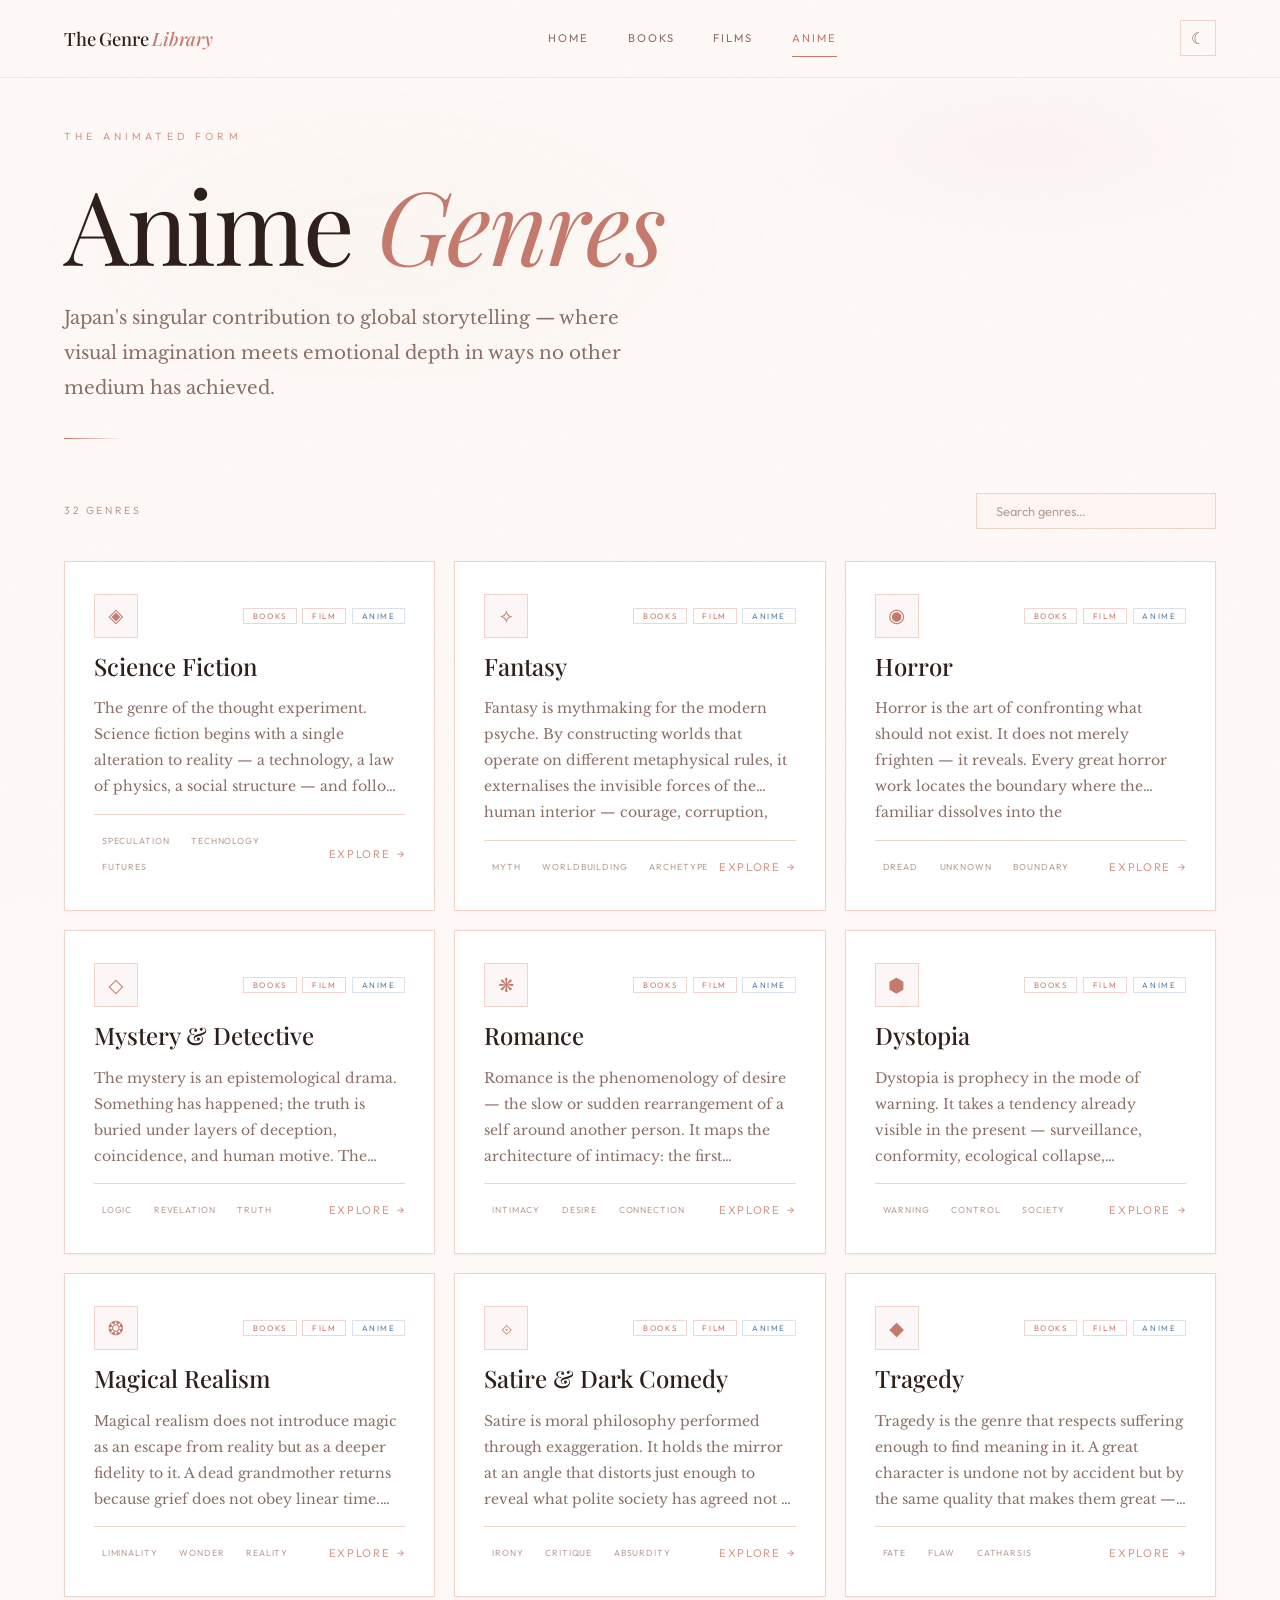
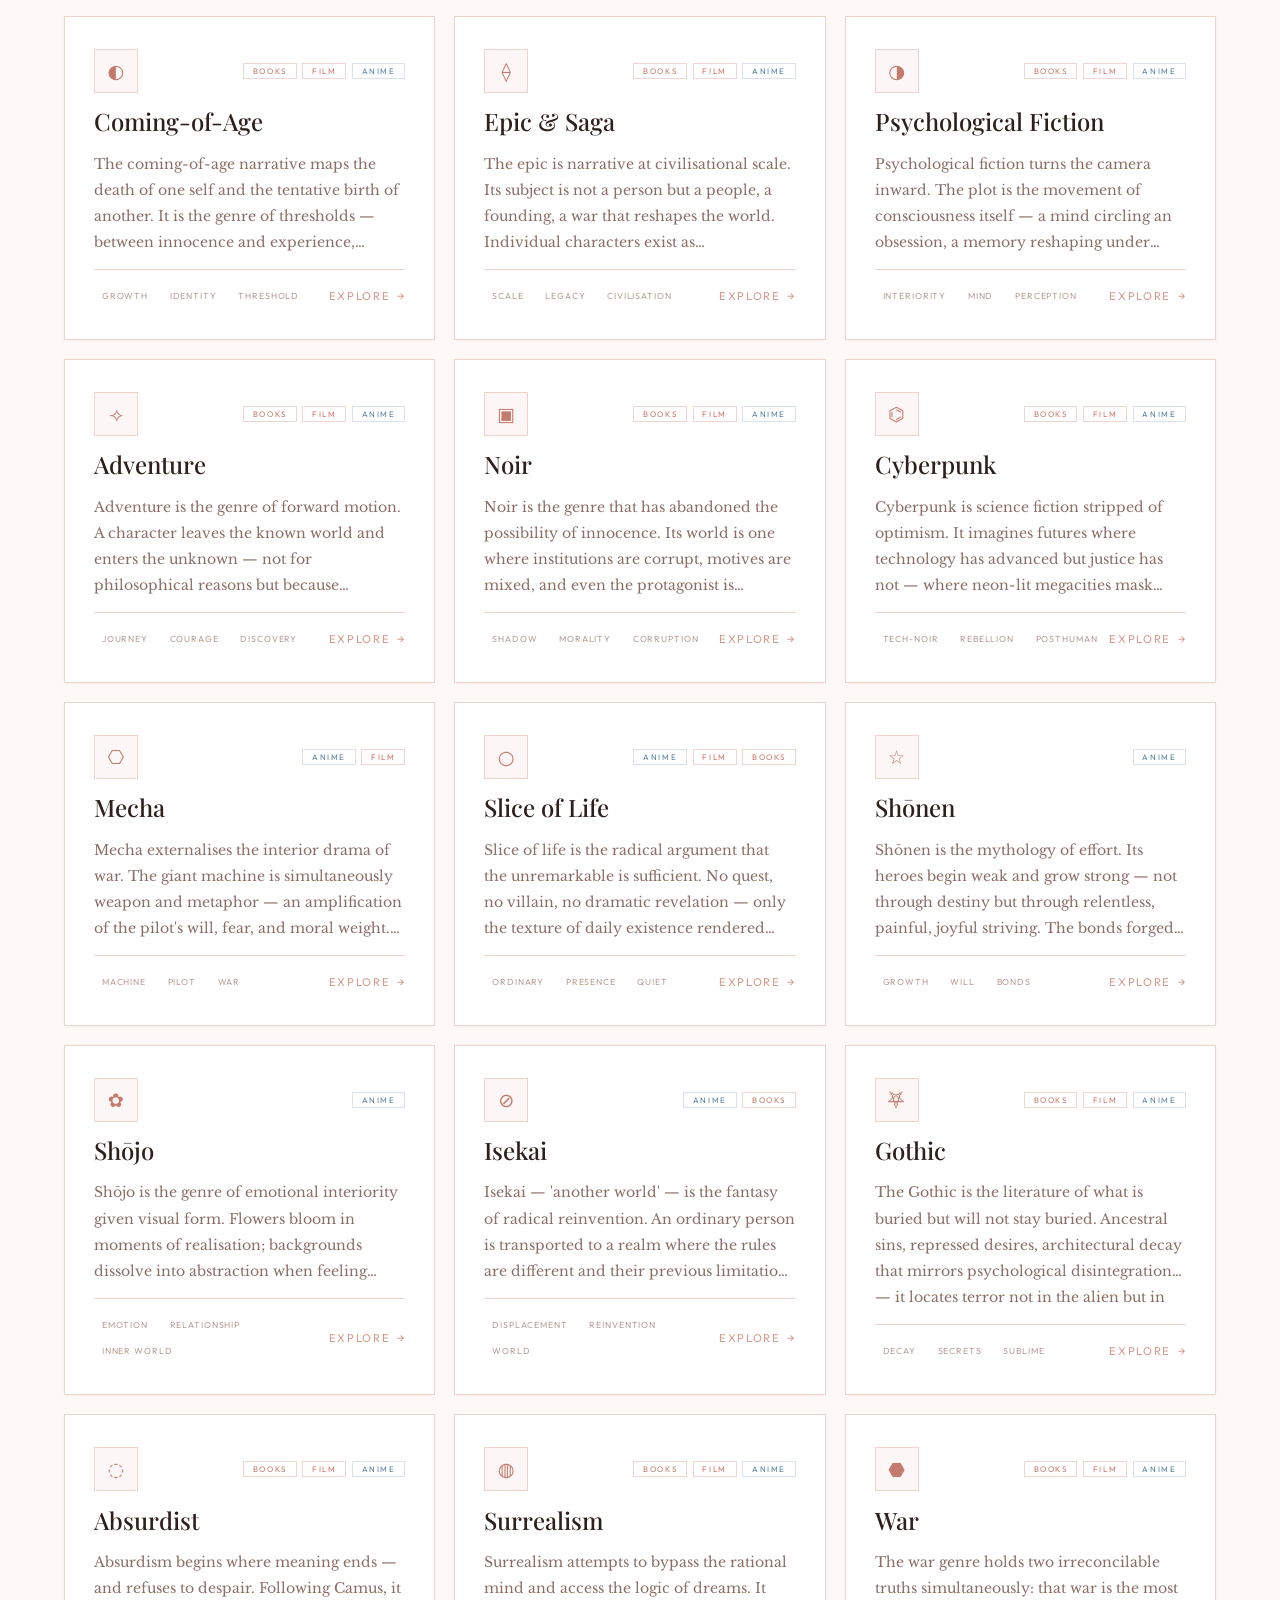
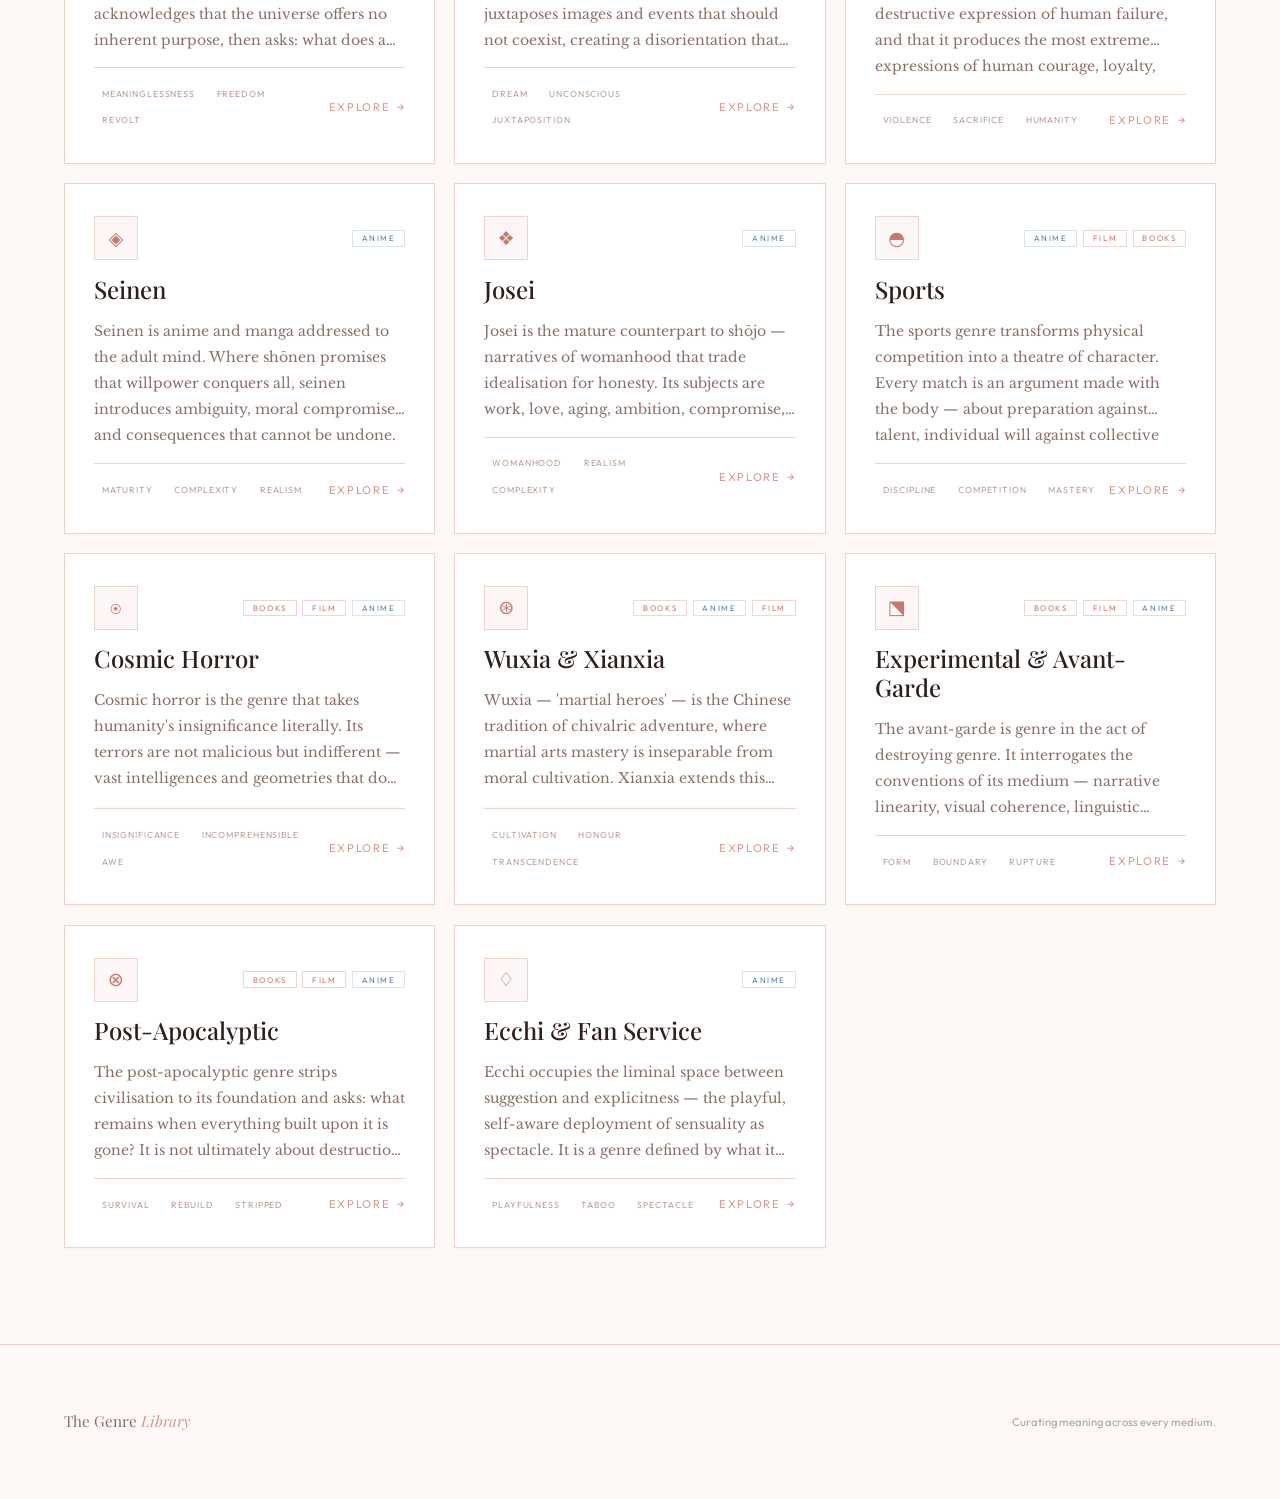
<file: Anime.html>
<!DOCTYPE html>
<html lang="en">
<head>
  <meta charset="UTF-8">
  <meta name="viewport" content="width=device-width, initial-scale=1.0">
  <title>Anime Genres — The Genre Library</title>
  <style>
/* ═══════════════════════════════════════════
   THE GENRE LIBRARY — Global Stylesheet
   Aesthetic: Literary Editorial / Art-House Cinema
   ═══════════════════════════════════════════ */

@import url('https://fonts.googleapis.com/css2?family=Playfair+Display:ital,wght@0,400;0,500;0,600;0,700;0,800;1,400;1,500;1,600&family=Libre+Baskerville:ital,wght@0,400;0,700;1,400&family=Outfit:wght@200;300;400;500;600;700&display=swap');

*, *::before, *::after { margin: 0; padding: 0; box-sizing: border-box; }

:root {
  --bg-deep: #080706;
  --bg: #0d0c0a;
  --bg-elevated: #141310;
  --bg-card: #18170f;
  --bg-card-hover: #1e1d14;
  --surface: #222018;
  --border: #2e2b22;
  --border-light: #3a362a;
  --gold: #c8a96e;
  --gold-bright: #dfc08a;
  --gold-dim: #8a7a50;
  --gold-faint: rgba(200,169,110,0.06);
  --crimson: #8b3a3a;
  --crimson-soft: #a85454;
  --text: #e6e0d4;
  --text-secondary: #b5ad9e;
  --text-dim: #7d7668;
  --text-muted: #4e493e;
  --display: 'Playfair Display', Georgia, serif;
  --serif: 'Libre Baskerville', Georgia, serif;
  --sans: 'Outfit', system-ui, sans-serif;
  --grain-opacity: 0.025;
}

/* ── LIGHT / PASTEL PINK THEME ── */
[data-theme="light"] {
  --bg-deep: #fdf6f4;
  --bg: #fef9f7;
  --bg-elevated: #fff5f2;
  --bg-card: #ffffff;
  --bg-card-hover: #fff0ec;
  --surface: #fce8e3;
  --border: #f0d4cc;
  --border-light: #e8bfb5;
  --gold: #c47a6c;
  --gold-bright: #b5584a;
  --gold-dim: #d49a8e;
  --gold-faint: rgba(196,122,108,0.06);
  --crimson: #d4726a;
  --crimson-soft: #e08a82;
  --text: #2e1f1a;
  --text-secondary: #5c403a;
  --text-dim: #8a6e66;
  --text-muted: #b89e96;
  --grain-opacity: 0.012;
  --ease-out-expo: cubic-bezier(0.16, 1, 0.3, 1);
  --ease-out-quart: cubic-bezier(0.25, 1, 0.5, 1);
}

html {
  scroll-behavior: smooth;
  scrollbar-width: thin;
  scrollbar-color: var(--gold-dim) var(--bg);
}

body {
  background: var(--bg);
  color: var(--text);
  font-family: var(--sans);
  line-height: 1.7;
  -webkit-font-smoothing: antialiased;
  -moz-osx-font-smoothing: grayscale;
  overflow-x: hidden;
  min-height: 100vh;
}

/* ── Film Grain Overlay ── */
body::after {
  content: '';
  position: fixed;
  inset: 0;
  pointer-events: none;
  z-index: 9999;
  opacity: var(--grain-opacity, 0.025);
  background-image: url("data:image/svg+xml,%3Csvg viewBox='0 0 256 256' xmlns='http://www.w3.org/2000/svg'%3E%3Cfilter id='n'%3E%3CfeTurbulence type='fractalNoise' baseFrequency='0.9' numOctaves='4' stitchTiles='stitch'/%3E%3C/filter%3E%3Crect width='100%25' height='100%25' filter='url(%23n)'/%3E%3C/svg%3E");
  background-repeat: repeat;
}

/* ═══ SELECTION ═══ */
::selection {
  background: var(--gold);
  color: var(--bg);
}

/* ═══ NAVIGATION ═══ */
.site-nav {
  position: fixed;
  top: 0; left: 0; right: 0;
  z-index: 1000;
  display: flex;
  align-items: center;
  justify-content: space-between;
  padding: 1.2rem clamp(1.5rem, 5vw, 4rem);
  background: rgba(8,7,6,0.85);
  backdrop-filter: blur(20px) saturate(1.5);
  -webkit-backdrop-filter: blur(20px) saturate(1.5);
  border-bottom: 1px solid rgba(46,43,34,0.5);
  transition: all 0.4s;
}

.nav-logo {
  font-family: var(--display);
  font-size: 1.15rem;
  font-weight: 500;
  color: var(--text);
  text-decoration: none;
  letter-spacing: -0.01em;
  transition: color 0.3s;
}

.nav-logo em {
  font-style: italic;
  color: var(--gold);
}

.nav-logo:hover { color: var(--gold-bright); }

.nav-links {
  display: flex;
  align-items: center;
  gap: 0;
}

.nav-link {
  font-family: var(--sans);
  font-size: 0.7rem;
  font-weight: 400;
  letter-spacing: 0.18em;
  text-transform: uppercase;
  color: var(--text-dim);
  text-decoration: none;
  padding: 0.6rem 1.2rem;
  position: relative;
  transition: color 0.3s;
}

.nav-link::after {
  content: '';
  position: absolute;
  bottom: 0; left: 1.2rem; right: 1.2rem;
  height: 1px;
  background: var(--gold);
  transform: scaleX(0);
  transform-origin: right;
  transition: transform 0.4s var(--ease-out-expo);
}

.nav-link:hover { color: var(--text-secondary); }
.nav-link:hover::after { transform: scaleX(1); transform-origin: left; }
.nav-link.active { color: var(--gold); }
.nav-link.active::after { transform: scaleX(1); }

/* ── Theme Toggle ── */
.theme-toggle {
  background: none;
  border: 1px solid var(--border);
  width: 36px; height: 36px;
  display: flex;
  align-items: center;
  justify-content: center;
  cursor: pointer;
  color: var(--text-dim);
  font-size: 1rem;
  transition: all 0.3s;
  margin-left: 0.5rem;
  flex-shrink: 0;
}

.theme-toggle:hover {
  border-color: var(--gold-dim);
  color: var(--gold);
}

/* light mode nav bg */
[data-theme="light"] .site-nav {
  background: rgba(254,249,247,0.88);
  border-bottom-color: rgba(240,212,204,0.5);
}

[data-theme="light"] .nav-links.open {
  background: rgba(254,249,247,0.97);
}

[data-theme="light"] .genre-card {
  box-shadow: 0 1px 3px rgba(0,0,0,0.04);
}

[data-theme="light"] .genre-card:hover {
  box-shadow: 0 16px 50px rgba(180,100,80,0.1), 0 0 0 1px rgba(196,122,108,0.1);
}

[data-theme="light"] ::selection {
  background: var(--gold);
  color: #fff;
}

[data-theme="light"] .card-badge.books { border-color: rgba(196,122,108,0.3); color: var(--gold); }
[data-theme="light"] .card-badge.film { border-color: rgba(212,114,106,0.3); color: var(--crimson); }
[data-theme="light"] .card-badge.anime { border-color: rgba(130,160,200,0.3); color: #5a82a8; }

[data-theme="light"] .stat-item { background: #fff5f2; }
[data-theme="light"] .cta-primary { background: var(--gold); color: #fff; }
[data-theme="light"] .cta-primary:hover { box-shadow: 0 8px 30px rgba(196,122,108,0.25); }

/* ── Mobile Nav ── */
.nav-toggle {
  display: none;
  background: none;
  border: none;
  cursor: pointer;
  width: 28px; height: 20px;
  position: relative;
}

.nav-toggle span {
  display: block;
  width: 100%;
  height: 1.5px;
  background: var(--text-dim);
  position: absolute;
  left: 0;
  transition: all 0.3s;
}

.nav-toggle span:nth-child(1) { top: 0; }
.nav-toggle span:nth-child(2) { top: 50%; transform: translateY(-50%); }
.nav-toggle span:nth-child(3) { bottom: 0; }

@media (max-width: 720px) {
  .nav-toggle { display: block; }
  .nav-links {
    position: fixed;
    inset: 0;
    background: rgba(8,7,6,0.97);
    backdrop-filter: blur(30px);
    flex-direction: column;
    justify-content: center;
    gap: 0.5rem;
    opacity: 0;
    pointer-events: none;
    transition: opacity 0.4s;
  }
  .nav-links.open { opacity: 1; pointer-events: all; }
  .nav-link { font-size: 1rem; padding: 1rem 2rem; }
}

/* ═══ PAGE HEADER (medium pages) ═══ */
.page-header {
  padding: clamp(8rem, 14vh, 12rem) clamp(1.5rem, 5vw, 6rem) clamp(3rem, 6vh, 5rem);
  position: relative;
  overflow: hidden;
}

.page-header::before {
  content: '';
  position: absolute;
  inset: 0;
  background:
    radial-gradient(ellipse 50% 60% at 30% 50%, rgba(200,169,110,0.04) 0%, transparent 70%),
    radial-gradient(ellipse 40% 40% at 80% 30%, rgba(139,58,58,0.03) 0%, transparent 60%);
  pointer-events: none;
}

.page-header .header-label {
  font-family: var(--sans);
  font-size: 0.65rem;
  letter-spacing: 0.4em;
  text-transform: uppercase;
  color: var(--gold-dim);
  margin-bottom: 1.5rem;
  opacity: 0;
  animation: fadeUp 0.8s 0.1s forwards;
}

.page-header h1 {
  font-family: var(--display);
  font-size: clamp(3rem, 8vw, 6.5rem);
  font-weight: 400;
  line-height: 1.05;
  letter-spacing: -0.02em;
  opacity: 0;
  animation: fadeUp 0.8s 0.25s forwards;
}

.page-header h1 em {
  font-style: italic;
  color: var(--gold);
}

.page-header .header-desc {
  font-family: var(--serif);
  font-size: clamp(0.95rem, 2vw, 1.15rem);
  font-weight: 400;
  color: var(--text-dim);
  max-width: 600px;
  margin-top: 1.5rem;
  line-height: 1.9;
  opacity: 0;
  animation: fadeUp 0.8s 0.4s forwards;
}

/* horizontal decorative line */
.page-header .header-line {
  width: 60px;
  height: 1px;
  background: linear-gradient(90deg, var(--gold), transparent);
  margin-top: 2rem;
  opacity: 0;
  animation: fadeUp 0.8s 0.55s forwards;
}

/* ═══ GENRE GRID ═══ */
.grid-controls {
  padding: 0 clamp(1.5rem, 5vw, 6rem);
  display: flex;
  align-items: center;
  justify-content: space-between;
  flex-wrap: wrap;
  gap: 1rem;
  margin-bottom: 2rem;
}

.grid-count {
  font-size: 0.65rem;
  letter-spacing: 0.25em;
  text-transform: uppercase;
  color: var(--text-muted);
}

.grid-search {
  background: var(--bg-elevated);
  border: 1px solid var(--border);
  color: var(--text-secondary);
  font-family: var(--sans);
  font-size: 0.8rem;
  padding: 0.55rem 1.2rem;
  width: 240px;
  outline: none;
  transition: border-color 0.3s;
}

.grid-search::placeholder { color: var(--text-muted); }
.grid-search:focus { border-color: var(--gold-dim); }

.genre-grid {
  padding: 0 clamp(1.5rem, 5vw, 6rem) 6rem;
  display: grid;
  grid-template-columns: repeat(auto-fill, minmax(360px, 1fr));
  gap: 1.2rem;
}

@media (max-width: 500px) {
  .genre-grid { grid-template-columns: 1fr; }
}

/* ═══ GENRE CARD ═══ */
.genre-card {
  background: var(--bg-card);
  border: 1px solid var(--border);
  padding: 2rem 1.8rem;
  position: relative;
  overflow: hidden;
  text-decoration: none;
  color: inherit;
  display: flex;
  flex-direction: column;
  gap: 0.9rem;
  transition: all 0.5s var(--ease-out-expo);
  opacity: 0;
  transform: translateY(16px);
}

.genre-card.visible {
  opacity: 1;
  transform: translateY(0);
}

.genre-card::before {
  content: '';
  position: absolute;
  top: 0; left: 0;
  width: 100%; height: 2px;
  background: linear-gradient(90deg, var(--gold), var(--crimson-soft), transparent);
  opacity: 0;
  transition: opacity 0.5s;
}

.genre-card::after {
  content: '';
  position: absolute;
  inset: 0;
  background: radial-gradient(ellipse at 20% 20%, rgba(200,169,110,0.03) 0%, transparent 60%);
  opacity: 0;
  transition: opacity 0.5s;
}

.genre-card:hover {
  background: var(--bg-card-hover);
  border-color: var(--border-light);
  transform: translateY(-6px);
  box-shadow: 0 24px 80px rgba(0,0,0,0.5), 0 0 0 1px rgba(200,169,110,0.05);
}

.genre-card:hover::before { opacity: 1; }
.genre-card:hover::after { opacity: 1; }

.card-row-top {
  display: flex;
  align-items: center;
  justify-content: space-between;
  position: relative;
  z-index: 1;
}

.card-icon {
  width: 44px; height: 44px;
  display: flex;
  align-items: center;
  justify-content: center;
  font-size: 1.2rem;
  border: 1px solid var(--border);
  background: var(--gold-faint);
  color: var(--gold);
  flex-shrink: 0;
}

.card-badges {
  display: flex;
  gap: 0.35rem;
}

.card-badge {
  font-size: 0.5rem;
  letter-spacing: 0.2em;
  text-transform: uppercase;
  color: var(--text-muted);
  border: 1px solid var(--border);
  padding: 0.2rem 0.55rem;
  line-height: 1;
}

.card-badge.books { border-color: rgba(200,169,110,0.2); color: var(--gold-dim); }
.card-badge.film { border-color: rgba(139,58,58,0.3); color: var(--crimson-soft); }
.card-badge.anime { border-color: rgba(100,140,180,0.25); color: #7ba0c0; }

.card-title {
  font-family: var(--display);
  font-size: 1.5rem;
  font-weight: 500;
  color: var(--text);
  line-height: 1.2;
  position: relative;
  z-index: 1;
}

.card-def {
  font-family: var(--serif);
  font-size: 0.88rem;
  font-weight: 400;
  color: var(--text-dim);
  line-height: 1.85;
  flex-grow: 1;
  position: relative;
  z-index: 1;
  /* Show 3 lines, truncate */
  display: -webkit-box;
  -webkit-line-clamp: 4;
  -webkit-box-orient: vertical;
  overflow: hidden;
}

.card-bottom {
  display: flex;
  align-items: center;
  justify-content: space-between;
  padding-top: 1rem;
  border-top: 1px solid var(--border);
  position: relative;
  z-index: 1;
}

.card-tags {
  display: flex;
  gap: 0.35rem;
  flex-wrap: wrap;
}

.card-tag {
  font-size: 0.55rem;
  letter-spacing: 0.1em;
  text-transform: uppercase;
  color: var(--text-muted);
  background: rgba(255,255,255,0.02);
  padding: 0.18rem 0.5rem;
}

.card-arrow {
  font-size: 0.7rem;
  letter-spacing: 0.15em;
  text-transform: uppercase;
  color: var(--gold-dim);
  transition: all 0.3s;
  display: flex;
  align-items: center;
  gap: 0.4rem;
}

.card-arrow::after {
  content: '→';
  transition: transform 0.3s var(--ease-out-expo);
}

.genre-card:hover .card-arrow { color: var(--gold); }
.genre-card:hover .card-arrow::after { transform: translateX(4px); }

/* ═══ GENRE DETAIL PAGE ═══ */
.genre-detail {
  padding: clamp(8rem, 14vh, 12rem) clamp(1.5rem, 5vw, 8rem) 4rem;
  max-width: 900px;
  margin: 0 auto;
}

.genre-detail .back-link {
  font-size: 0.65rem;
  letter-spacing: 0.25em;
  text-transform: uppercase;
  color: var(--text-muted);
  text-decoration: none;
  display: inline-flex;
  align-items: center;
  gap: 0.5rem;
  margin-bottom: 2.5rem;
  transition: color 0.3s;
}

.genre-detail .back-link:hover { color: var(--gold); }

.genre-detail .detail-icon {
  font-size: 2.5rem;
  margin-bottom: 1.5rem;
  display: block;
}

.genre-detail h1 {
  font-family: var(--display);
  font-size: clamp(2.5rem, 6vw, 4.5rem);
  font-weight: 500;
  line-height: 1.1;
  margin-bottom: 1rem;
}

.genre-detail .detail-badges {
  display: flex;
  gap: 0.5rem;
  margin-bottom: 2.5rem;
}

.genre-detail .detail-def {
  font-family: var(--serif);
  font-size: clamp(1.05rem, 2.2vw, 1.2rem);
  font-weight: 400;
  color: var(--text-secondary);
  line-height: 2;
  margin-bottom: 3rem;
}

.detail-section {
  margin-top: 3rem;
  padding-top: 2.5rem;
  border-top: 1px solid var(--border);
}

.detail-section h2 {
  font-family: var(--sans);
  font-size: 0.65rem;
  letter-spacing: 0.35em;
  text-transform: uppercase;
  color: var(--gold-dim);
  margin-bottom: 1.5rem;
}

.review-placeholder {
  font-family: var(--serif);
  font-size: 1rem;
  color: var(--text-muted);
  font-style: italic;
  padding: 2.5rem 2rem;
  border: 1px dashed var(--border);
  text-align: center;
  line-height: 1.8;
}

.related-tags {
  display: flex;
  flex-wrap: wrap;
  gap: 0.5rem;
  margin-top: 1.5rem;
}

.related-tag {
  font-size: 0.7rem;
  letter-spacing: 0.1em;
  color: var(--text-dim);
  border: 1px solid var(--border);
  padding: 0.4rem 1rem;
  text-transform: uppercase;
  transition: all 0.3s;
}

.related-tag:hover {
  border-color: var(--gold-dim);
  color: var(--gold);
}

/* ═══ HERO (index) ═══ */
.hero {
  min-height: 100vh;
  display: flex;
  flex-direction: column;
  justify-content: center;
  align-items: center;
  text-align: center;
  padding: 4rem 2rem;
  position: relative;
  overflow: hidden;
}

.hero::before {
  content: '';
  position: absolute;
  inset: 0;
  background:
    radial-gradient(ellipse 50% 45% at 50% 40%, rgba(200,169,110,0.05) 0%, transparent 70%),
    radial-gradient(ellipse 60% 50% at 20% 80%, rgba(139,58,58,0.03) 0%, transparent 60%),
    radial-gradient(ellipse 30% 30% at 80% 20%, rgba(200,169,110,0.02) 0%, transparent 50%);
  pointer-events: none;
}

/* decorative giant letter */
.hero::after {
  content: 'G';
  position: absolute;
  font-family: var(--display);
  font-size: clamp(20rem, 40vw, 50rem);
  font-weight: 800;
  color: rgba(200,169,110,0.015);
  top: 50%; left: 50%;
  transform: translate(-50%, -50%);
  pointer-events: none;
  line-height: 1;
}

.hero-label {
  font-family: var(--sans);
  font-size: 0.65rem;
  letter-spacing: 0.45em;
  text-transform: uppercase;
  color: var(--gold-dim);
  margin-bottom: 2rem;
  opacity: 0; animation: fadeUp 0.9s 0.2s forwards;
}

.hero h1 {
  font-family: var(--display);
  font-size: clamp(3.5rem, 10vw, 9rem);
  font-weight: 400;
  line-height: 1.02;
  letter-spacing: -0.025em;
  opacity: 0; animation: fadeUp 0.9s 0.35s forwards;
}

.hero h1 em { font-style: italic; color: var(--gold); }

.hero-sub {
  font-family: var(--serif);
  font-size: clamp(0.95rem, 2vw, 1.15rem);
  font-weight: 400;
  color: var(--text-dim);
  max-width: 540px;
  margin-top: 1.8rem;
  line-height: 1.9;
  opacity: 0; animation: fadeUp 0.9s 0.5s forwards;
}

.hero-cta {
  display: flex;
  gap: 1rem;
  margin-top: 3.5rem;
  flex-wrap: wrap;
  justify-content: center;
  opacity: 0; animation: fadeUp 0.9s 0.65s forwards;
}

.hero-cta a {
  font-family: var(--sans);
  font-size: 0.7rem;
  letter-spacing: 0.18em;
  text-transform: uppercase;
  text-decoration: none;
  padding: 0.85rem 2.2rem;
  transition: all 0.4s var(--ease-out-expo);
  position: relative;
}

.cta-primary {
  background: var(--gold);
  color: var(--bg);
  font-weight: 600;
}

.cta-primary:hover {
  background: var(--gold-bright);
  transform: translateY(-2px);
  box-shadow: 0 8px 30px rgba(200,169,110,0.2);
}

.cta-secondary {
  border: 1px solid var(--border);
  color: var(--text-dim);
}

.cta-secondary:hover {
  border-color: var(--gold-dim);
  color: var(--gold);
}

.scroll-indicator {
  position: absolute;
  bottom: 2.5rem;
  left: 50%; transform: translateX(-50%);
  display: flex;
  flex-direction: column;
  align-items: center;
  gap: 0.6rem;
  opacity: 0; animation: fadeUp 0.9s 1s forwards;
}

.scroll-indicator span {
  font-size: 0.55rem;
  letter-spacing: 0.3em;
  text-transform: uppercase;
  color: var(--text-muted);
}

.scroll-bar {
  width: 1px; height: 36px;
  background: linear-gradient(to bottom, var(--gold-dim), transparent);
  animation: scrollPulse 2.5s ease-in-out infinite;
}

/* ═══ HOME SECTIONS ═══ */
.home-section {
  padding: 5rem clamp(1.5rem, 5vw, 6rem);
  border-top: 1px solid var(--border);
}

.home-section .section-top {
  display: flex;
  align-items: baseline;
  justify-content: space-between;
  flex-wrap: wrap;
  gap: 1rem;
  margin-bottom: 2.5rem;
}

.home-section h2 {
  font-family: var(--display);
  font-size: clamp(1.8rem, 4vw, 2.5rem);
  font-weight: 400;
}

.home-section h2 em { font-style: italic; color: var(--gold); }

.section-link {
  font-size: 0.65rem;
  letter-spacing: 0.2em;
  text-transform: uppercase;
  color: var(--gold-dim);
  text-decoration: none;
  display: flex;
  align-items: center;
  gap: 0.4rem;
  transition: color 0.3s;
}

.section-link:hover { color: var(--gold); }

.home-grid {
  display: grid;
  grid-template-columns: repeat(auto-fill, minmax(340px, 1fr));
  gap: 1.2rem;
}

@media (max-width: 500px) {
  .home-grid { grid-template-columns: 1fr; }
}

/* ═══ STATS BAR ═══ */
.stats-bar {
  display: grid;
  grid-template-columns: repeat(auto-fit, minmax(180px, 1fr));
  gap: 1px;
  background: var(--border);
  border-top: 1px solid var(--border);
  border-bottom: 1px solid var(--border);
}

.stat-item {
  background: var(--bg-elevated);
  padding: 2.5rem 2rem;
  text-align: center;
}

.stat-number {
  font-family: var(--display);
  font-size: 2.8rem;
  font-weight: 400;
  color: var(--gold);
  line-height: 1;
}

.stat-label {
  font-size: 0.6rem;
  letter-spacing: 0.25em;
  text-transform: uppercase;
  color: var(--text-muted);
  margin-top: 0.6rem;
}

/* ═══ FOOTER ═══ */
.site-footer {
  padding: 4rem clamp(1.5rem, 5vw, 6rem);
  border-top: 1px solid var(--border);
  display: flex;
  align-items: center;
  justify-content: space-between;
  flex-wrap: wrap;
  gap: 1rem;
}

.footer-brand {
  font-family: var(--display);
  font-size: 0.95rem;
  color: var(--text-dim);
}

.footer-brand em { font-style: italic; color: var(--gold-dim); }

.footer-note {
  font-size: 0.7rem;
  color: var(--text-muted);
}

/* ═══ ANIMATIONS ═══ */
@keyframes fadeUp {
  from { opacity: 0; transform: translateY(18px); }
  to { opacity: 1; transform: translateY(0); }
}

@keyframes scrollPulse {
  0%, 100% { opacity: 0.2; }
  50% { opacity: 0.8; }
}

/* ═══ NO RESULTS ═══ */
.no-results {
  grid-column: 1 / -1;
  text-align: center;
  padding: 4rem 2rem;
  font-family: var(--serif);
  font-style: italic;
  color: var(--text-muted);
  font-size: 1rem;
}

/* ═══ PAGE TRANSITION ═══ */
.page-content {
  animation: pageIn 0.6s var(--ease-out-expo);
}

@keyframes pageIn {
  from { opacity: 0; }
  to { opacity: 1; }
}

</style>
</head>
<body>
  <nav class="site-nav">
    <a href="index.html" class="nav-logo">The Genre <em>Library</em></a>
    <button class="nav-toggle"><span></span><span></span><span></span></button>
    <div class="nav-links">
      <a href="index.html" class="nav-link" data-page="home">Home</a>
      <a href="books.html" class="nav-link" data-page="books">Books</a>
      <a href="films.html" class="nav-link" data-page="films">Films</a>
      <a href="anime.html" class="nav-link" data-page="anime">Anime</a>
    </div>
    <button class="theme-toggle" aria-label="Toggle theme">☀</button>
  </nav>

  <div class="page-content">
    <header class="page-header">
      <p class="header-label">The Animated Form</p>
      <h1>Anime <em>Genres</em></h1>
      <p class="header-desc">Japan's singular contribution to global storytelling — where visual imagination meets emotional depth in ways no other medium has achieved.</p>
      <div class="header-line"></div>
    </header>

    <div class="grid-controls">
      <span class="grid-count" id="count"></span>
      <input type="text" class="grid-search" id="search" placeholder="Search genres…">
    </div>

    <div class="genre-grid" id="grid"></div>

    <footer class="site-footer">
      <div class="footer-brand">The Genre <em>Library</em></div>
      <div class="footer-note">Curating meaning across every medium.</div>
    </footer>
  </div>

  <script>
// ═══════════════════════════════════════════
// THE GENRE LIBRARY — Genre Data
// ═══════════════════════════════════════════

const GENRES = [
  // ─── LITERARY & PROSE ───
  {
    id: "literary-fiction",
    title: "Literary Fiction",
    icon: "✦",
    medium: ["books", "film"],
    tags: ["prose", "character", "language"],
    definition: "Literature that treats language itself as the subject. Here, the sentence is not a vehicle for plot but an end unto itself — every clause a small act of perception. Literary fiction asks: what does it feel like to be conscious, to notice, to fail at understanding another person? It is prose that slows time.",
    extended: "The distinction between literary and genre fiction is not one of quality but of orientation. Genre fiction optimises for the satisfaction of pattern — the mystery solved, the quest completed, the lovers united. Literary fiction optimises for the quality of attention. It trades the momentum of plot for the density of observation, asking the reader to inhabit a moment rather than race toward a resolution. At its best, it makes the familiar strange and the strange recognisable. At its worst, it mistakes obscurity for depth. The tradition runs from Flaubert's obsessive sentences through Woolf's interior cathedrals to the quiet devastations of Marilynne Robinson."
  },
  {
    id: "science-fiction",
    title: "Science Fiction",
    icon: "◈",
    medium: ["books", "film", "anime"],
    tags: ["speculation", "technology", "futures"],
    definition: "The genre of the thought experiment. Science fiction begins with a single alteration to reality — a technology, a law of physics, a social structure — and follows its consequences with rigorous honesty. It is philosophy performed in narrative: not 'what is?' but 'what if?' and more importantly, 'what then?'",
    extended: "Science fiction is the only literary form that takes the future seriously as a subject. All other genres are set in the past or present, even when they pretend otherwise. SF alone asks: if this trend continues, if this invention arrives, if this boundary is crossed — what kind of world results, and what kind of people inhabit it? The genre's power lies not in prediction (it is almost always wrong about specifics) but in rehearsal. It lets civilisations practice their responses to change before the change arrives. From Wells to Asimov to Le Guin to Liu Cixin, the tradition's great works are those that change how their readers think about the present by showing them a future they hadn't considered."
  },
  {
    id: "fantasy",
    title: "Fantasy",
    icon: "⟡",
    medium: ["books", "film", "anime"],
    tags: ["myth", "worldbuilding", "archetype"],
    definition: "Fantasy is mythmaking for the modern psyche. By constructing worlds that operate on different metaphysical rules, it externalises the invisible forces of the human interior — courage, corruption, fate, free will. The dragon is never just a dragon. It is whatever we have not yet dared to face.",
    extended: "Where science fiction extrapolates from the known, fantasy generates from the imagined. Its raw materials are the archetypes of collective myth: the journey into the underworld, the reluctant hero, the corrupting ring of power, the mentor who must be surpassed. Tolkien understood that these were not escapist tropes but psychological truths dressed in narrative clothing. The best fantasy worldbuilding is not an exercise in cartography but in metaphysics — it asks what kind of universe would make certain virtues necessary and certain temptations irresistible. The genre ranges from the epic (Tolkien, Jordan, Sanderson) to the intimate (Le Guin, McKillip) to the subversive (Miéville, Abercrombie), but its constant is the insistence that reality is larger than what materialism admits."
  },
  {
    id: "horror",
    title: "Horror",
    icon: "◉",
    medium: ["books", "film", "anime"],
    tags: ["dread", "unknown", "boundary"],
    definition: "Horror is the art of confronting what should not exist. It does not merely frighten — it reveals. Every great horror work locates the boundary where the familiar dissolves into the incomprehensible, where the self meets something it cannot absorb. It is the genre that takes the question 'what lies beyond understanding?' with absolute seriousness.",
    extended: "Horror's philosophical ancestor is the concept of the sublime — that which exceeds the mind's capacity to contain it. But where Romantic sublimity was awe-struck by mountains and storms, horror is awe-struck by wrongness: the face that almost looks human, the house that has too many rooms, the silence that has texture. Its deepest works (Shirley Jackson, Thomas Ligotti, Junji Ito) are not about monsters but about the fragility of the categories we use to make the world safe — inside/outside, alive/dead, self/other. When these categories fail, horror begins. The genre endures because those categories are always failing, and we need stories that acknowledge it."
  },
  {
    id: "mystery-detective",
    title: "Mystery & Detective",
    icon: "◇",
    medium: ["books", "film", "anime"],
    tags: ["logic", "revelation", "truth"],
    definition: "The mystery is an epistemological drama. Something has happened; the truth is buried under layers of deception, coincidence, and human motive. The detective is a philosopher of the particular — reconstructing reality from fragments, proving that the world, however chaotic, is ultimately knowable. The reveal is not merely a surprise; it is an argument for order.",
    extended: "The detective story is the Enlightenment's favourite genre. It enshrines the belief that reason, properly applied, can penetrate any darkness. From Poe's Dupin through Doyle's Holmes to Christie's Poirot, the tradition celebrates the mind that sees what others miss. But the genre's evolution has complicated this faith. Hardboiled mysteries (Chandler, Hammett) introduced a world where the solution brings no satisfaction because the corruption runs too deep. Contemporary mysteries (Tana French, Stieg Larsson) often reveal that the greatest mystery is not 'who did it?' but 'why does it matter?' The genre's deepest pleasure is not the surprise of the reveal but the architecture of its construction — the feeling that every detail was placed with intent."
  },
  {
    id: "thriller-suspense",
    title: "Thriller & Suspense",
    icon: "⬡",
    medium: ["books", "film"],
    tags: ["tension", "stakes", "velocity"],
    definition: "Where mystery asks 'what happened?', the thriller asks 'what will happen next — and can it be stopped?' It is the genre of compressed time and escalating stakes, a narrative engine built on the tension between knowledge and helplessness. The reader knows the danger before the character does, and that dramatic irony is the source of its unbearable momentum.",
    extended: "Hitchcock called it the bomb under the table: the audience sees it, the characters don't, and the resulting tension is almost physical. The thriller is the most embodied of genres — it aims for the pulse, the held breath, the involuntary lean forward. But the best thrillers (le Carré, Highsmith, Denis Villeneuve's films) understand that mere danger is not suspense. True suspense requires moral complexity — a protagonist whose choices are constrained, whose values are tested, whose victory would cost something essential. The ticking clock is a structure, not a subject. The subject is always: what would you sacrifice to survive?"
  },
  {
    id: "romance",
    title: "Romance",
    icon: "❋",
    medium: ["books", "film", "anime"],
    tags: ["intimacy", "desire", "connection"],
    definition: "Romance is the phenomenology of desire — the slow or sudden rearrangement of a self around another person. It maps the architecture of intimacy: the first recognition, the obstacles that clarify longing, the surrender that is also a becoming. At its best, romance argues that love is not escape from the self but its most demanding expansion.",
    extended: "Romance is the most dismissed and most read genre in literature, a paradox that reveals more about cultural prejudices than about the genre itself. Its emotional logic is precise: two people who need each other must overcome the barriers (internal and external) that prevent their union. The 'happily ever after' is not naïveté — it is a structural commitment, a promise that the narrative will honour the emotional investment of its reader. The genre's range is vast, from Austen's social precision to Heyer's historical wit to contemporary authors like Talia Hibbert and Casey McQuiston. The best romance writers understand that falling in love is the most psychologically complex event in ordinary human life, and they render that complexity with the seriousness it deserves."
  },
  {
    id: "historical-fiction",
    title: "Historical Fiction",
    icon: "⊕",
    medium: ["books", "film"],
    tags: ["memory", "context", "anachronism"],
    definition: "Historical fiction is the resurrection of dead time. It takes the skeleton of documented fact and clothes it in the flesh of lived experience — the textures, anxieties, and assumptions that no archive can preserve. It reveals that the past was not inevitable; it was as uncertain, as contested, and as human as our own present.",
    extended: "The historian's task is accuracy; the historical novelist's task is truth. These are not the same thing. A historian can tell you that a battle was fought on a certain date with certain casualties. A historical novelist can make you understand what it felt like to stand in that field not knowing the outcome, not knowing you were living in what someone else would later call history. The genre's great challenge is anachronism — not the factual kind (wrong weapons, wrong clothing) but the psychological kind: projecting modern consciousness onto people who thought differently about God, death, gender, the self. Writers like Hilary Mantel, Umberto Eco, and Amitav Ghosh succeed by taking the strangeness of the past seriously."
  },
  {
    id: "philosophy-thought",
    title: "Philosophy & Thought",
    icon: "∞",
    medium: ["books"],
    tags: ["reason", "existence", "inquiry"],
    definition: "Not a genre of answers but of questions held open. Philosophical writing attempts to see the scaffolding beneath experience — the assumptions we never examine, the categories we treat as natural. It is the discipline of following a thought to its conclusion even when the conclusion is uncomfortable, and of beginning again when it collapses.",
    extended: "Philosophy is the only genre that explicitly questions its own right to exist. Every generation of philosophers begins by asking whether philosophy is even possible, and this self-interrogation is not a weakness but its defining strength. From Plato's dialogues to Nietzsche's aphorisms to Wittgenstein's propositions, the form of philosophical writing has always been inseparable from its content. The essay (Montaigne, Emerson), the treatise (Kant, Rawls), the fragment (Pascal, Cioran), the meditation (Descartes, Marcus Aurelius) — each form encodes a different theory of how truth is best approached. Reading philosophy is not consuming information; it is practicing a mode of attention."
  },
  {
    id: "biography-memoir",
    title: "Biography & Memoir",
    icon: "◎",
    medium: ["books", "film"],
    tags: ["life", "identity", "testimony"],
    definition: "The biography asks: what can a single life tell us about the shape of a time, a discipline, a human possibility? The memoir goes further — it is the first-person archaeology of experience, the attempt to understand one's own life as a coherent, or beautifully incoherent, whole. Both forms argue that the particular is the shortest path to the universal.",
    extended: "Biography is the art of selection — from the infinite details of a life, which ones reveal character? The biographer must resist two temptations: hagiography (making the subject a saint) and reductionism (explaining them away). The best biographies (Isaacson's on Jobs and Musk, Caro's on Lyndon Johnson, Hermione Lee's on Virginia Woolf) achieve a third thing: they make you understand how it felt to be that person, to face their particular set of impossible choices. Memoir, meanwhile, is biography without the safety of distance. The memoirist must be both subject and investigator, must interrogate their own memory knowing that memory is never neutral. It is always already a narrative, always already shaped by what the self needs to believe about itself."
  },
  {
    id: "dystopia",
    title: "Dystopia",
    icon: "⬢",
    medium: ["books", "film", "anime"],
    tags: ["warning", "control", "society"],
    definition: "Dystopia is prophecy in the mode of warning. It takes a tendency already visible in the present — surveillance, conformity, ecological collapse, ideological purity — and accelerates it to its logical extreme. The dystopian world is never truly alien; it is our own world with its masks removed. Its horror lies not in implausibility but in recognition.",
    extended: "The dystopian tradition splits into two branches. The totalitarian branch (Orwell, Huxley, Zamyatin) warns against the concentration of power — the state that sees everything, the pleasure that numbs everything, the uniformity that destroys everything. The ecological branch (Atwood, Octavia Butler, Paolo Bacigalupi) warns against the consequences of consumption — worlds where the bill for industrial civilisation has finally come due. Both branches share the conviction that the present contains the seeds of catastrophe, and that fiction can make those seeds visible before they bloom. The genre's political power is undeniable: '1984' and 'Brave New World' have shaped how entire generations think about freedom and control."
  },
  {
    id: "magical-realism",
    title: "Magical Realism",
    icon: "❂",
    medium: ["books", "film", "anime"],
    tags: ["liminality", "wonder", "reality"],
    definition: "Magical realism does not introduce magic as an escape from reality but as a deeper fidelity to it. A dead grandmother returns because grief does not obey linear time. Rain falls for four years because political despair has that quality. The 'magical' element is simply the visible surface of an emotional or historical truth too large for realism to contain.",
    extended: "Born in Latin American literature (García Márquez, Borges, Allende) but practiced worldwide (Rushdie, Murakami, Okri), magical realism is not fantasy misidentified. Fantasy builds complete alternative worlds; magical realism inserts the impossible into the recognisably real, and treats it with the same matter-of-fact tone as a bus schedule. This tonal flatness is the genre's signature and its philosophy: if the emotional truth of an experience is supernatural in intensity, then a supernatural event is the most realistic way to represent it. The genre is particularly suited to post-colonial literatures, where history itself — its violence, its erasures, its survivals — exceeds what conventional realism can hold."
  },
  {
    id: "satire-dark-comedy",
    title: "Satire & Dark Comedy",
    icon: "⟐",
    medium: ["books", "film", "anime"],
    tags: ["irony", "critique", "absurdity"],
    definition: "Satire is moral philosophy performed through exaggeration. It holds the mirror at an angle that distorts just enough to reveal what polite society has agreed not to see. The laughter it produces is never comfortable — it is the involuntary recognition of a truth we had been successfully ignoring. Dark comedy adds: even the recognition itself is absurd.",
    extended: "Swift proposed eating babies. Voltaire sent a naïf through a world of horrors with unshakeable optimism. Kubrick turned nuclear annihilation into farce. The satirist's method is always the same: take a social reality and amplify it until its absurdity becomes undeniable. The risk is that the audience mistakes the exaggeration for the point, when the point is always the reality the exaggeration reveals. Dark comedy extends this into existential territory — it finds humour not just in social failure but in the fundamental conditions of existence: mortality, meaninglessness, the gap between intention and outcome. It is the laughter of people who have looked at the void and decided that silence is worse than a joke."
  },
  {
    id: "tragedy",
    title: "Tragedy",
    icon: "◆",
    medium: ["books", "film", "anime"],
    tags: ["fate", "flaw", "catharsis"],
    definition: "Tragedy is the genre that respects suffering enough to find meaning in it. A great character is undone not by accident but by the same quality that makes them great — ambition, loyalty, love pursued without limit. Aristotle called its effect catharsis: the purification that comes from witnessing the full weight of human consequence, and surviving the witnessing.",
    extended: "From Sophocles to Shakespeare to Arthur Miller, tragedy has maintained a remarkably stable structure: a person of significance makes a choice that, given who they are, they could not have avoided making — and that choice destroys them. The hamartia (fatal flaw) is never a simple error; it is the dark side of a virtue. Macbeth's ambition, Othello's trust, Oedipus's relentless pursuit of truth — these are the qualities that make them admirable, and the qualities that annihilate them. Tragedy's emotional power lies in this double vision: we see the character as both free and fated, both responsible and innocent. It is the most morally serious of genres because it refuses the consolation of blame."
  },
  {
    id: "coming-of-age",
    title: "Coming-of-Age",
    icon: "◐",
    medium: ["books", "film", "anime"],
    tags: ["growth", "identity", "threshold"],
    definition: "The coming-of-age narrative maps the death of one self and the tentative birth of another. It is the genre of thresholds — between innocence and experience, dependence and autonomy, the world as given and the world as chosen. Its power lies in the universality of that passage: everyone has stood at the border of who they were and who they might become.",
    extended: "The bildungsroman — the novel of formation — is one of literature's oldest and most resilient forms. From Goethe's Wilhelm Meister to Salinger's Catcher in the Rye to Chbosky's Perks of Being a Wallflower, it tracks the moment when a young person's model of the world proves insufficient and must be rebuilt. The genre's emotional register is unique: it combines the intensity of first experience with the retrospective awareness that this intensity will never quite return. Coming-of-age stories in anime (Your Name, A Silent Voice) and film (Stand By Me, Boyhood) exploit visual media's ability to literalise the passage of time, making the viewer complicit in the character's transformation."
  },
  {
    id: "epic-saga",
    title: "Epic & Saga",
    icon: "⟠",
    medium: ["books", "film", "anime"],
    tags: ["scale", "legacy", "civilisation"],
    definition: "The epic is narrative at civilisational scale. Its subject is not a person but a people, a founding, a war that reshapes the world. Individual characters exist as embodiments of forces larger than themselves — duty, hubris, destiny. The saga extends this across generations, arguing that meaning is not found in a single life but in the patterns that repeat across many.",
    extended: "The epic tradition begins with Homer and the Mahabharata — stories so foundational that entire cultures defined themselves by them. Its modern descendants (Tolkien's Lord of the Rings, Herbert's Dune, Martin's A Song of Ice and Fire) retain the essential qualities: vast scope, mythic resonance, and the conviction that individual heroism matters precisely because the stakes are civilisational. The saga form (the Icelandic sagas, Dumas's family chronicles, anime like Legend of the Galactic Heroes) adds a temporal dimension, tracing how the decisions of one generation become the constraints of the next. Both forms remind us that we are not the first to face the problems we face, and that how we respond will echo."
  },
  {
    id: "psychological-fiction",
    title: "Psychological Fiction",
    icon: "◑",
    medium: ["books", "film", "anime"],
    tags: ["interiority", "mind", "perception"],
    definition: "Psychological fiction turns the camera inward. The plot is the movement of consciousness itself — a mind circling an obsession, a memory reshaping under pressure, a perception slowly revealed as delusion. It insists that the most dramatic events in human life are invisible: the moment a belief collapses, the instant trust becomes suspicion, the quiet decision to lie.",
    extended: "Dostoevsky is the genre's founding figure — Crime and Punishment is essentially a 500-page anxiety attack rendered in prose. The tradition continued through Henry James's ambiguities, Nabokov's unreliable narrators, and into contemporary works like Gone Girl and the films of David Fincher and Darren Aronofsky. In anime, works like Monster and Perfect Blue achieve psychological depth through the medium's unique ability to visualise subjective states — distorted perspectives, fractured timelines, the literal intrusion of delusion into the visual field. The genre's core insight is that the 'inner life' is not a metaphor: consciousness has a landscape, and that landscape can be as treacherous as any external wilderness."
  },
  {
    id: "adventure",
    title: "Adventure",
    icon: "⟢",
    medium: ["books", "film", "anime"],
    tags: ["journey", "courage", "discovery"],
    definition: "Adventure is the genre of forward motion. A character leaves the known world and enters the unknown — not for philosophical reasons but because something compels them: treasure, rescue, survival, pure restlessness. The journey transforms the traveller, but the genre's deeper argument is that movement itself is a form of meaning, that courage is clarified only by risk.",
    extended: "From Odysseus's voyage home to Indiana Jones's archaeological quests to Luffy's pursuit of the Grand Line, adventure is the genre that most directly embodies the narrative impulse: something must happen next. Its pleasures are kinetic — new landscapes, narrow escapes, unexpected allies and enemies. But the best adventure stories understand that the external journey mirrors an internal one. Treasure Island is about a boy learning to judge character. The Count of Monte Cristo is about the limits of revenge. One Piece is about the meaning of freedom. The map is always also a metaphor."
  },
  {
    id: "noir",
    title: "Noir",
    icon: "▣",
    medium: ["books", "film", "anime"],
    tags: ["shadow", "morality", "corruption"],
    definition: "Noir is the genre that has abandoned the possibility of innocence. Its world is one where institutions are corrupt, motives are mixed, and even the protagonist is compromised. The visual signature — shadow bisecting light — is a moral statement: in noir, clarity is always partial. What makes it endure is its honesty about the human condition at its most unvarnished.",
    extended: "Noir emerged from the collision of two cultural forces: American hard-boiled fiction (Hammett, Chandler, Cain) and German Expressionist cinema. The result was a genre defined as much by mood as by plot — the perpetual night, the rain-slicked streets, the femme fatale who is as trapped as the hero she deceives. Film noir (Double Indemnity, Chinatown, Blade Runner) visualised moral ambiguity through lighting. Neo-noir (the Coen Brothers, Denis Villeneuve, anime like Cowboy Bebop and Psycho-Pass) updated the setting but kept the essence: a world where doing the right thing and surviving are often incompatible."
  },
  {
    id: "cyberpunk",
    title: "Cyberpunk",
    icon: "⌬",
    medium: ["books", "film", "anime"],
    tags: ["tech-noir", "rebellion", "posthuman"],
    definition: "Cyberpunk is science fiction stripped of optimism. It imagines futures where technology has advanced but justice has not — where neon-lit megacities mask deepening inequality, where the body is hackable and identity is code. Its protagonists are outsiders navigating systems designed to exploit them. Born in the 1980s, it has become less a prediction than a description.",
    extended: "William Gibson's Neuromancer (1984) defined the genre: a future of megacorporations, cyberspace, and street-level survival. But cyberpunk's real innovation was tonal — it was the first SF subgenre to treat technology not as salvation or apocalypse but as infrastructure, as mundane as plumbing and as political as zoning law. Anime became the genre's most visually expressive medium: Ghost in the Shell asked what selfhood means when consciousness is software; Akira fused cyberpunk with body horror; Serial Experiments Lain anticipated the psychological effects of digital immersion decades before social media. The genre's enduring question — who benefits from technological progress? — has only become more urgent."
  },
  {
    id: "mecha",
    title: "Mecha",
    icon: "⎔",
    medium: ["anime", "film"],
    tags: ["machine", "pilot", "war"],
    definition: "Mecha externalises the interior drama of war. The giant machine is simultaneously weapon and metaphor — an amplification of the pilot's will, fear, and moral weight. The best mecha works use the scale of mechanical combat to ask human-scale questions: what does it cost to fight? Who deserves the power to destroy? The cockpit is always a confessional.",
    extended: "The mecha genre bifurcates into 'super robot' (Mazinger Z, Gurren Lagann) — where the machine is an expression of heroic will — and 'real robot' (Gundam, Evangelion, Code Geass) — where the machine is a tool of war embedded in political systems. The latter tradition produced some of anime's most profound works. Neon Genesis Evangelion used the mecha frame to explore depression, parental abandonment, and the human fear of intimacy. Mobile Suit Gundam examined the ethics of warfare and the cycle of violence. The genre's unique power is scale: by placing a vulnerable human inside a giant weapon, it makes the gap between power and responsibility physically visible."
  },
  {
    id: "slice-of-life",
    title: "Slice of Life",
    icon: "○",
    medium: ["anime", "film", "books"],
    tags: ["ordinary", "presence", "quiet"],
    definition: "Slice of life is the radical argument that the unremarkable is sufficient. No quest, no villain, no dramatic revelation — only the texture of daily existence rendered with enough attention to reveal its concealed beauty. A shared meal, a walk home in rain, the awkwardness of a first conversation. It practices the discipline of noticing what plot-driven narrative teaches us to overlook.",
    extended: "In anime, slice of life has become one of the medium's most distinctive contributions to global storytelling. Series like Mushishi, Aria, Barakamon, and March Comes in Like a Lion demonstrate that narrative satisfaction does not require narrative tension. The genre draws from the Japanese aesthetic concept of mono no aware — the bittersweet awareness of impermanence — and the Zen attention to ordinary action. In film, the tradition includes Ozu's domestic dramas, Linklater's Before trilogy, and Kore-eda's family portraits. In literature, the essay tradition (Montaigne, Didion, Zadie Smith) often operates in this mode. The genre's challenge is its standard: without plot to sustain interest, every sentence, every frame, every scene must earn its existence through the quality of its attention."
  },
  {
    id: "shonen",
    title: "Shōnen",
    icon: "☆",
    medium: ["anime"],
    tags: ["growth", "will", "bonds"],
    definition: "Shōnen is the mythology of effort. Its heroes begin weak and grow strong — not through destiny but through relentless, painful, joyful striving. The bonds forged in battle are its emotional core: rivalry that sharpens, friendship that saves, mentorship that transforms. It speaks to the adolescent conviction that willpower can reshape reality, and treats that conviction with genuine respect.",
    extended: "The shōnen formula — training arcs, power systems, escalating adversaries, the nakama (found family) — has proven remarkably durable because it maps onto universal psychological needs: the desire to grow, to be tested, to belong. Dragon Ball established the template; Naruto deepened its emotional register; One Piece expanded its scope to civilisational commentary; Jujutsu Kaisen and My Hero Academia refine it with increasing narrative sophistication. The genre's detractors call it repetitive. Its defenders understand that repetition with variation is the structure of myth itself — the hero's journey is always the same journey, and always different."
  },
  {
    id: "shojo",
    title: "Shōjo",
    icon: "✿",
    medium: ["anime"],
    tags: ["emotion", "relationship", "inner world"],
    definition: "Shōjo is the genre of emotional interiority given visual form. Flowers bloom in moments of realisation; backgrounds dissolve into abstraction when feeling overwhelms perception. Its subject is the inner landscape of its characters — the delicate, devastating complexity of social bonds, self-image, first love, and the slow construction of identity. Feeling is not decoration here; it is architecture.",
    extended: "Shōjo manga and anime developed a unique visual vocabulary: screen tones, flower motifs, elongated figures, eyes that contain galaxies. These are not stylistic affectations but narrative tools — they externalise internal states with a directness that prose cannot match. Revolutionary Girl Utena used shōjo conventions to deconstruct fairy tales and gender roles. Fruits Basket explored generational trauma through the lens of the Chinese zodiac. Nana depicted adult friendship and heartbreak with unflinching realism. The genre's greatest innovation is its insistence that emotional experience is not secondary to action but is itself the primary drama of human existence."
  },
  {
    id: "isekai",
    title: "Isekai",
    icon: "⊘",
    medium: ["anime", "books"],
    tags: ["displacement", "reinvention", "world"],
    definition: "Isekai — 'another world' — is the fantasy of radical reinvention. An ordinary person is transported to a realm where the rules are different and their previous limitations no longer apply. Beneath its escapist surface lies a serious question: who would you become if everything you know about yourself were suddenly irrelevant? It is the genre of identity unmoored from context.",
    extended: "The isekai boom in anime and light novels has produced an enormous range of quality, from wish-fulfilment power fantasies to genuinely thoughtful explorations of displacement and adaptation. Re:Zero subverted the genre by making its protagonist suffer for every advantage. Mushoku Tensei used reincarnation to examine whether a person can genuinely change. The genre's roots are older than anime — Alice in Wonderland, The Chronicles of Narnia, A Connecticut Yankee in King Arthur's Court are all isekai. The enduring appeal is the same: the fantasy of a clean slate, tested against the reality that you carry yourself wherever you go."
  },
  {
    id: "western",
    title: "Western",
    icon: "✧",
    medium: ["books", "film"],
    tags: ["frontier", "law", "solitude"],
    definition: "The Western takes place at the edge of civilisation — the literal and metaphorical frontier where law has not yet solidified, where individuals must negotiate justice without institutions. Its landscapes are moral as much as geographical: the vast emptiness that isolates and clarifies, the town that represents fragile order, the wilderness that represents freedom and its costs.",
    extended: "The Western is America's foundational mythology, and like all mythologies, it contains both truth and lie. The truth: there is something irreducibly compelling about the individual confronting an unjust world with nothing but competence and moral conviction. The lie: the frontier was not empty, and 'civilisation' was not always the hero. The genre's evolution tracks this growing awareness — from John Ford's heroic simplicity to Eastwood's moral ambiguity to Cormac McCarthy's apocalyptic darkness. The revisionist Western (Unforgiven, Blood Meridian, The Power of the Dog) does not abandon the genre's power but complicates it, asking who was erased to make the myth possible."
  },
  {
    id: "gothic",
    title: "Gothic",
    icon: "⛧",
    medium: ["books", "film", "anime"],
    tags: ["decay", "secrets", "sublime"],
    definition: "The Gothic is the literature of what is buried but will not stay buried. Ancestral sins, repressed desires, architectural decay that mirrors psychological disintegration — it locates terror not in the alien but in the familiar grown strange. The crumbling mansion is always a mind. The ghost is always a memory. The genre insists that the past is never truly past.",
    extended: "From Horace Walpole's Castle of Otranto (1764) to the Brontës to Shirley Jackson to modern gothic (Mexican Gothic, Crimson Peak), the genre has maintained its essential equation: architecture equals psychology. The Gothic house — with its locked rooms, hidden passages, and oppressive atmosphere — is the physical manifestation of secrets that a family or a society has refused to confront. In anime, works like Vampire Hunter D, The Promised Neverland, and Shadows House translate Gothic conventions into visual languages that emphasise the genre's core uncanniness: the beautiful that is also terrible, the home that is also a prison."
  },
  {
    id: "documentary-nonfiction",
    title: "Documentary & Narrative Non-Fiction",
    icon: "◫",
    medium: ["books", "film"],
    tags: ["truth", "evidence", "witness"],
    definition: "Documentary is the art of structured attention to reality. It selects, frames, and sequences actual events to reveal patterns invisible to the casual observer. The best documentary work acknowledges its own subjectivity — every cut is an argument, every angle a perspective — while maintaining fidelity to the complexity of what actually happened. It is curated truth, not raw truth.",
    extended: "The documentary tradition ranges from observational cinema (Wiseman, the Maysles brothers) to essayistic film (Chris Marker, Werner Herzog) to investigative journalism on screen (Errol Morris, Laura Poitras). In book form, narrative non-fiction (Truman Capote's In Cold Blood, Jon Krakauer's Into the Wild, Katherine Boo's Behind the Beautiful Forevers) applies novelistic technique to factual material, creating works that read like fiction but carry the weight of actuality. The genre's ongoing ethical question — what do we owe to the subjects of our attention? — distinguishes it from all other forms."
  },
  {
    id: "absurdist",
    title: "Absurdist",
    icon: "◌",
    medium: ["books", "film", "anime"],
    tags: ["meaninglessness", "freedom", "revolt"],
    definition: "Absurdism begins where meaning ends — and refuses to despair. Following Camus, it acknowledges that the universe offers no inherent purpose, then asks: what does a human life look like when it stops demanding one? The absurdist work replaces despair with defiance, logic with play, and arrives at a strange, hard-won joy. It is the laughter that follows the last unanswered question.",
    extended: "The Theatre of the Absurd (Beckett, Ionesco, Pinter) stripped drama down to its existential bones: characters wait for someone who never comes, speak in non sequiturs, perform rituals without meaning. In fiction, Kafka preceded the movement by decades — his bureaucratic nightmares are absurdism before it had a name. In film, the Coen Brothers, Yorgos Lanthimos, and Charlie Kaufman create worlds where logic operates just differently enough to expose the arbitrariness of the logic we accept as normal. The genre's gift is perspective: by showing us a world that makes no sense, it reminds us that our world makes less sense than we pretend."
  },
  {
    id: "existentialist",
    title: "Existentialist",
    icon: "⊡",
    medium: ["books", "film"],
    tags: ["freedom", "anguish", "authenticity"],
    definition: "Existentialist works dramatise the vertigo of radical freedom. Existence precedes essence: you are not born with a purpose but condemned to create one. The genre explores the anguish of choice without guideposts, the temptation of bad faith, and the rare, terrifying moments of authentic action. Its characters are never comfortable — and that discomfort is the point.",
    extended: "Sartre's Nausea, Camus's The Stranger, de Beauvoir's The Mandarins — existentialist fiction puts philosophical questions in the mouths and bodies of characters who must live them, not merely think them. The genre insists that philosophy without lived experience is empty, and that experience without philosophical reflection is blind. In cinema, Bergman, Tarkovsky, and Terrence Malick create existentialist works that operate through image rather than argument — the long take that forces the viewer into an encounter with time, the landscape that dwarfs human intention, the silence that is not empty but full."
  },
  {
    id: "surrealism",
    title: "Surrealism",
    icon: "◍",
    medium: ["books", "film", "anime"],
    tags: ["dream", "unconscious", "juxtaposition"],
    definition: "Surrealism attempts to bypass the rational mind and access the logic of dreams. It juxtaposes images and events that should not coexist, creating a disorientation that paradoxically feels more real than realism — because the unconscious mind has its own grammar, and surrealism is its literature. The melting clock is truer to the experience of time than any clock face.",
    extended: "André Breton's Surrealist Manifesto (1924) declared war on rationalism, proposing automatic writing and dream transcription as methods for accessing deeper truths. In practice, the best surrealist works (Buñuel's films, Murakami's novels, Satoshi Kon's anime) achieve something subtler: they create a space where the boundary between subjective and objective reality dissolves, and the viewer must navigate without the usual landmarks of logic. Paprika, Kon's masterpiece, makes this dissolution literal — dreams leak into waking life until the distinction becomes meaningless. The genre's lasting insight: consciousness is not a clear window onto reality but a kaleidoscope, and surrealism is the honest report."
  },
  {
    id: "war",
    title: "War",
    icon: "⬣",
    medium: ["books", "film", "anime"],
    tags: ["violence", "sacrifice", "humanity"],
    definition: "The war genre holds two irreconcilable truths simultaneously: that war is the most destructive expression of human failure, and that it produces the most extreme expressions of human courage, loyalty, and sacrifice. It refuses to resolve this contradiction. The best war works do not glorify or condemn — they witness, and leave the moral weight with the audience.",
    extended: "From Homer's Iliad to Tolstoy's War and Peace to Tim O'Brien's The Things They Carried, the war genre has evolved from celebration to interrogation. Modern war literature and film (All Quiet on the Western Front, Apocalypse Now, Grave of the Fireflies) emphasise the experience of the individual soldier — the boredom, the terror, the moral injury that no victory can heal. The genre's power comes from its proximity to death: in war stories, the stakes are not metaphorical. Every choice has irreversible consequences, and the luxury of ambiguity that peacetime affords is replaced by the terrible clarity of survival."
  },
  {
    id: "seinen",
    title: "Seinen",
    icon: "◈",
    medium: ["anime"],
    tags: ["maturity", "complexity", "realism"],
    definition: "Seinen is anime and manga addressed to the adult mind. Where shōnen promises that willpower conquers all, seinen introduces ambiguity, moral compromise, and consequences that cannot be undone. Its protagonists are not chosen ones but ordinary people navigating systems that resist individual heroism. It is the genre that respects its audience enough to offer no easy answers.",
    extended: "The seinen demographic encompasses enormous tonal range — from the quiet melancholy of Mushishi to the political intrigue of Vinland Saga to the body horror of Berserk. What unites them is a refusal to simplify. Vagabond examines the samurai ideal and finds it both beautiful and monstrous. Monster tracks a doctor's obsession across a continent and refuses to let him (or the reader) off the hook. Legend of the Galactic Heroes stages an epic space war to argue that democracy and autocracy both fail, and that history has no heroes, only participants. Seinen is where anime most directly engages with the complexity of adult life."
  },
  {
    id: "josei",
    title: "Josei",
    icon: "❖",
    medium: ["anime"],
    tags: ["womanhood", "realism", "complexity"],
    definition: "Josei is the mature counterpart to shōjo — narratives of womanhood that trade idealisation for honesty. Its subjects are work, love, aging, ambition, compromise, and the quiet reinventions of adult life. Romance exists here, but stripped of fantasy: relationships are work, desire is complicated, and happiness is not a destination but a practice. It tells the truth about grown women's lives.",
    extended: "Josei manga and anime (Nana, Honey and Clover, Paradise Kiss, Chihayafuru) occupy a space that Western media often neglects: the ordinary struggles of young adult women navigating careers, relationships, and self-definition without the convenient structure of a quest or a villain. The genre's emotional palette is richer than shōjo's — it includes regret, compromise, the particular melancholy of outgrowing a dream, and the quiet satisfaction of choosing reality over fantasy. In a media landscape that often reduces women's stories to romance or empowerment narratives, josei insists on the full, unglamorous spectrum of adult experience."
  },
  {
    id: "sports",
    title: "Sports",
    icon: "◓",
    medium: ["anime", "film", "books"],
    tags: ["discipline", "competition", "mastery"],
    definition: "The sports genre transforms physical competition into a theatre of character. Every match is an argument made with the body — about preparation against talent, individual will against collective strategy, the limits you accept versus the ones you shatter. Its emotional power comes from the visible, undeniable nature of athletic truth: the clock runs out, the score is final, the body either endures or it does not.",
    extended: "Anime has produced the most emotionally sophisticated sports narratives in any medium. Haikyuu!! turns volleyball into a study of teamwork and the fear of inadequacy. Slam Dunk made basketball a vehicle for personal redemption. Ping Pong: The Animation used table tennis to explore five different philosophies of competition and life. Blue Lock inverts the genre by making cooperation the enemy. What these works share is the understanding that sports are compelling not because of the game itself but because of what the game reveals about the people playing it. The court, the field, the ring — these are all stages where character becomes visible through action."
  },
  {
    id: "cosmic-horror",
    title: "Cosmic Horror",
    icon: "⍟",
    medium: ["books", "film", "anime"],
    tags: ["insignificance", "incomprehensible", "awe"],
    definition: "Cosmic horror is the genre that takes humanity's insignificance literally. Its terrors are not malicious but indifferent — vast intelligences and geometries that do not register human existence at all. The true horror is not the monster but the revelation it carries: that the universe was never built to a human scale, and that comprehension itself has limits we cannot safely cross.",
    extended: "Lovecraft founded the genre, and despite his personal bigotries, his philosophical innovation endures: the idea that knowledge, pursued far enough, does not liberate but destroys. His cosmic entities are not evil in any human sense — they are simply too large, too old, too alien for human categories to apply. Modern cosmic horror (Jeff VanderMeer's Annihilation, the film Arrival, the manga Uzumaki) has refined Lovecraft's vision by replacing his xenophobia with genuine wonder, asking not 'what horrors lurk beyond human understanding?' but 'what happens to the self when understanding fails?' The answer, the genre suggests, is transformation — whether that transformation is beautiful or terrible depends on the work."
  },
  {
    id: "wuxia-xianxia",
    title: "Wuxia & Xianxia",
    icon: "⊛",
    medium: ["books", "anime", "film"],
    tags: ["cultivation", "honour", "transcendence"],
    definition: "Wuxia — 'martial heroes' — is the Chinese tradition of chivalric adventure, where martial arts mastery is inseparable from moral cultivation. Xianxia extends this into the cosmological: heroes cultivate not just skill but spiritual power, ascending through levels of reality toward immortality. Both genres argue that the body's discipline and the soul's refinement are the same practice, pursued across lifetimes.",
    extended: "Wuxia (Jin Yong, Gu Long) is rooted in the jianghu — the 'rivers and lakes' world of wandering swordsmen, secret societies, and codes of honour that exist outside official law. Its appeal is the same as the Western's: individuals dispensing justice in a lawless space, but with a philosophical depth derived from Confucian, Taoist, and Buddhist traditions. Xianxia (Stellar Transformations, Renegade Immortal, Reverend Insanity) adds the cultivation system — a metaphysical progression where martial training leads to transcendence of the human condition. In film, Crouching Tiger Hidden Dragon and Hero brought wuxia to global audiences. The genres remind us that in Chinese literary tradition, the warrior and the sage are not opposites but stages of the same path."
  },
  {
    id: "experimental-avant-garde",
    title: "Experimental & Avant-Garde",
    icon: "⬔",
    medium: ["books", "film", "anime"],
    tags: ["form", "boundary", "rupture"],
    definition: "The avant-garde is genre in the act of destroying genre. It interrogates the conventions of its medium — narrative linearity, visual coherence, linguistic transparency — not for the sake of difficulty but to reveal how those conventions shape (and limit) what can be thought and felt. Every experimental work is an argument that the container determines the content, and that new containers are possible.",
    extended: "Joyce's Ulysses, Godard's Breathless, Kon's Paprika — the avant-garde's history is a series of ruptures that eventually become new conventions, which the next generation of experimentalists then ruptures in turn. The cycle is productive: each experiment reveals an assumption that had been invisible. Stream of consciousness showed that thought is not orderly. Jump cuts showed that narrative continuity is a construction. Non-linear timelines showed that memory does not respect chronology. In anime, Serial Experiments Lain, FLCL, and The Tatami Galaxy each broke different conventions to access different truths. The avant-garde's permanent question: what would this story look like if we stopped pretending that the way we've always told stories is the only way?"
  },
  {
    id: "post-apocalyptic",
    title: "Post-Apocalyptic",
    icon: "⊗",
    medium: ["books", "film", "anime"],
    tags: ["survival", "rebuild", "stripped"],
    definition: "The post-apocalyptic genre strips civilisation to its foundation and asks: what remains when everything built upon it is gone? It is not ultimately about destruction but about the first principles of human society — what we rebuild first, what we fight over, and what we discover we never needed. The wasteland is a philosophical laboratory.",
    extended: "Cormac McCarthy's The Road distilled the genre to its essence: a parent protecting a child in a world that has lost every reason to continue except love. Studio Ghibli's Nausicaä imagined post-apocalyptic ecology as spiritual practice. The genre's range spans from survivalist realism (Station Eleven, The Last of Us) to philosophical fable (A Canticle for Leibowitz) to social commentary (Mad Max: Fury Road's feminist wasteland). What unites them is the question that civilisation's comfort usually makes invisible: what do humans actually need, and what are they willing to do to get it?"
  },
  {
    id: "true-crime",
    title: "True Crime",
    icon: "◧",
    medium: ["books", "film"],
    tags: ["justice", "obsession", "system"],
    definition: "True crime examines the point where individual pathology meets systemic failure. It is drawn to the cases that reveal something about the society in which they occurred — the assumptions that allowed a crime to happen, the institutions that failed to prevent or solve it, the public fascination that followed. It asks not just 'who did this?' but 'what kind of world produces this?'",
    extended: "The genre has evolved from sensationalist reportage to sophisticated social criticism. Truman Capote's In Cold Blood pioneered the novelistic approach. More recently, works like Serial, Making a Murderer, and I'll Be Gone in the Dark use the investigation itself as narrative — the obsessive pursuit of truth becoming its own kind of story. The genre's ethical tension is permanent: how do you tell a story about real suffering without exploiting it? The best true crime acknowledges this tension rather than resolving it, treating victims as people rather than plot devices and systems as subjects rather than backdrops."
  },
  {
    id: "ecchi-fan-service",
    title: "Ecchi & Fan Service",
    icon: "♢",
    medium: ["anime"],
    tags: ["playfulness", "taboo", "spectacle"],
    definition: "Ecchi occupies the liminal space between suggestion and explicitness — the playful, self-aware deployment of sensuality as spectacle. It is a genre defined by what it almost shows, trading in innuendo, accidental exposure, and comedic embarrassment. Beneath its surface lies a commentary on desire itself: the way anticipation often exceeds fulfilment, and how laughter defuses what arousal complicates.",
    extended: "Ecchi is among anime's most controversial genres, dismissed by detractors as juvenile titillation and defended by fans as a distinct form of comedy that uses sexual tension as its primary mechanism. Series like Kill la Kill subverted the genre by making fan service a deliberate thematic choice about shame and empowerment. Food Wars used ecchi tropes as metaphor for the sensory intensity of great cooking. The genre functions differently in Japanese cultural context, where attitudes toward nudity and sexuality in media diverge significantly from Western norms. Understanding ecchi requires engaging with these cultural specificities rather than applying external frameworks wholesale."
  },
];

// ─── Helper functions ───
function getGenresByMedium(medium) {
  return GENRES.filter(g => g.medium.includes(medium));
}

function getGenreById(id) {
  return GENRES.find(g => g.id === id);
}

function searchGenres(query, medium) {
  const q = query.toLowerCase();
  let results = medium ? getGenresByMedium(medium) : GENRES;
  if (q) {
    results = results.filter(g =>
      g.title.toLowerCase().includes(q) ||
      g.tags.some(t => t.includes(q)) ||
      g.definition.toLowerCase().includes(q)
    );
  }
  return results;
}

// ─── Shared rendering ───
function createGenreCard(genre, delay = 0) {
  const card = document.createElement('a');
  card.href = `genre.html?id=${genre.id}`;
  card.className = 'genre-card';
  card.style.transitionDelay = `${delay * 0.03}s`;

  const badges = genre.medium.map(m =>
    `<span class="card-badge ${m}">${m === 'books' ? 'Books' : m === 'film' ? 'Film' : 'Anime'}</span>`
  ).join('');

  const tags = genre.tags.map(t => `<span class="card-tag">${t}</span>`).join('');

  card.innerHTML = `
    <div class="card-row-top">
      <div class="card-icon">${genre.icon}</div>
      <div class="card-badges">${badges}</div>
    </div>
    <div class="card-title">${genre.title}</div>
    <div class="card-def">${genre.definition}</div>
    <div class="card-bottom">
      <div class="card-tags">${tags}</div>
      <span class="card-arrow">Explore</span>
    </div>
  `;

  return card;
}

function renderGrid(container, genres) {
  container.innerHTML = '';
  if (genres.length === 0) {
    container.innerHTML = '<div class="no-results">No genres found matching your search.</div>';
    return;
  }
  genres.forEach((g, i) => {
    const card = createGenreCard(g, i);
    container.appendChild(card);
  });
  // trigger visibility
  requestAnimationFrame(() => {
    const observer = new IntersectionObserver((entries) => {
      entries.forEach(e => { if (e.isIntersecting) { e.target.classList.add('visible'); observer.unobserve(e.target); } });
    }, { threshold: 0.05 });
    container.querySelectorAll('.genre-card').forEach(c => observer.observe(c));
  });
}

// ═══ Navigation + Theme Toggle ═══

function initNav(activePage) {
  const nav = document.querySelector('.site-nav');
  if (!nav) return;

  nav.querySelectorAll('.nav-link').forEach(link => {
    if (link.dataset.page === activePage) link.classList.add('active');
  });

  const toggle = nav.querySelector('.nav-toggle');
  const links = nav.querySelector('.nav-links');
  if (toggle && links) {
    toggle.addEventListener('click', () => links.classList.toggle('open'));
    links.querySelectorAll('.nav-link').forEach(l => {
      l.addEventListener('click', () => links.classList.remove('open'));
    });
  }

  window.addEventListener('scroll', () => {
    if (window.scrollY > 80) {
      nav.style.padding = '0.8rem clamp(1.5rem, 5vw, 4rem)';
    } else {
      nav.style.padding = '1.2rem clamp(1.5rem, 5vw, 4rem)';
    }
  });

  // Theme Toggle
  const themeBtn = nav.querySelector('.theme-toggle');
  if (!themeBtn) return;

  function getTheme() {
    const saved = localStorage.getItem('genre-lib-theme');
    if (saved) return saved;
    return window.matchMedia('(prefers-color-scheme: light)').matches ? 'light' : 'dark';
  }

  function applyTheme(theme) {
    document.documentElement.setAttribute('data-theme', theme);
    localStorage.setItem('genre-lib-theme', theme);
    themeBtn.textContent = theme === 'light' ? '☾' : '☀';
    themeBtn.title = theme === 'light' ? 'Switch to dark mode' : 'Switch to light mode';
  }

  applyTheme(getTheme());
  themeBtn.addEventListener('click', () => {
    const current = document.documentElement.getAttribute('data-theme') || 'dark';
    applyTheme(current === 'dark' ? 'light' : 'dark');
  });
}

// Apply saved theme immediately to prevent flash
(function() {
  const saved = localStorage.getItem('genre-lib-theme');
  if (saved) document.documentElement.setAttribute('data-theme', saved);
})();

</script>
  <script>
    initNav('anime');
    const grid = document.getElementById('grid');
    const countEl = document.getElementById('count');
    const searchEl = document.getElementById('search');

    function render(query = '') {
      const results = searchGenres(query, 'anime');
      countEl.textContent = `${results.length} genres`;
      renderGrid(grid, results);
    }

    searchEl.addEventListener('input', e => render(e.target.value));
    render();
  </script>
</body>
</html>
</file>
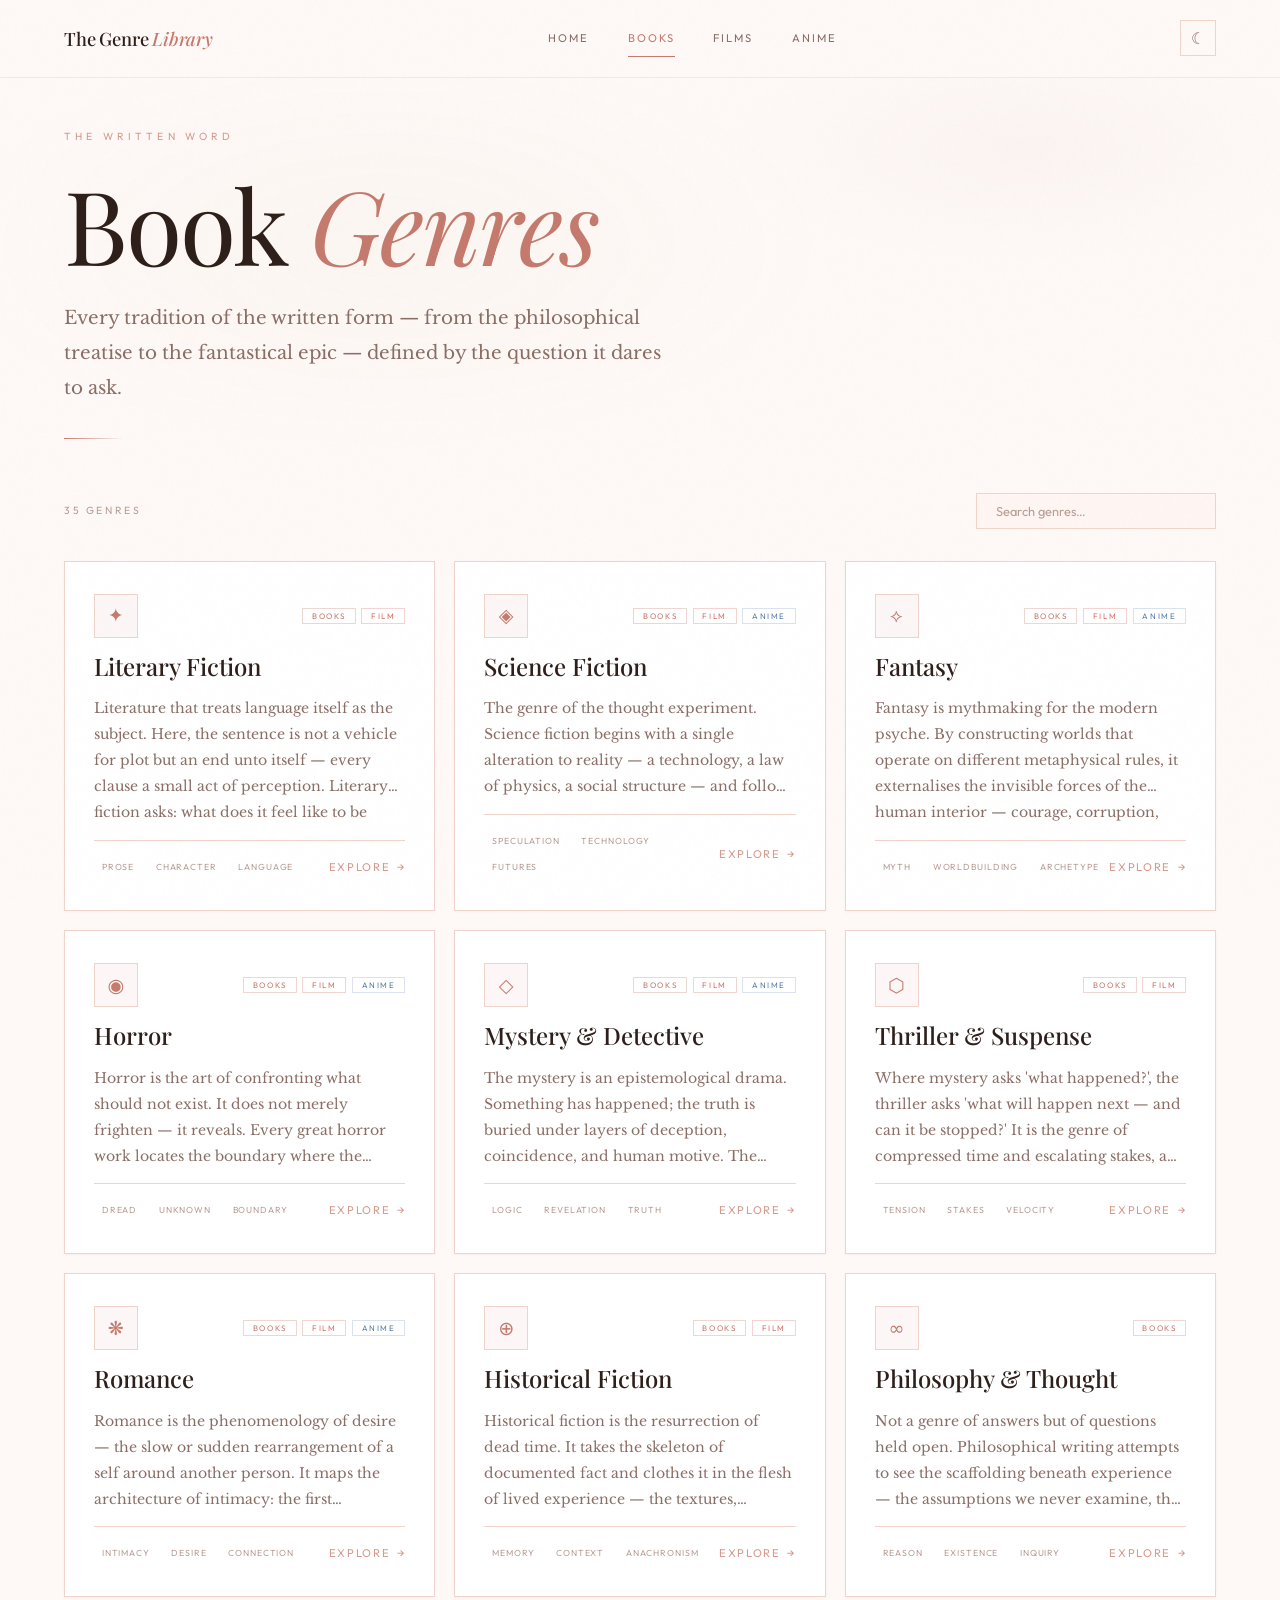
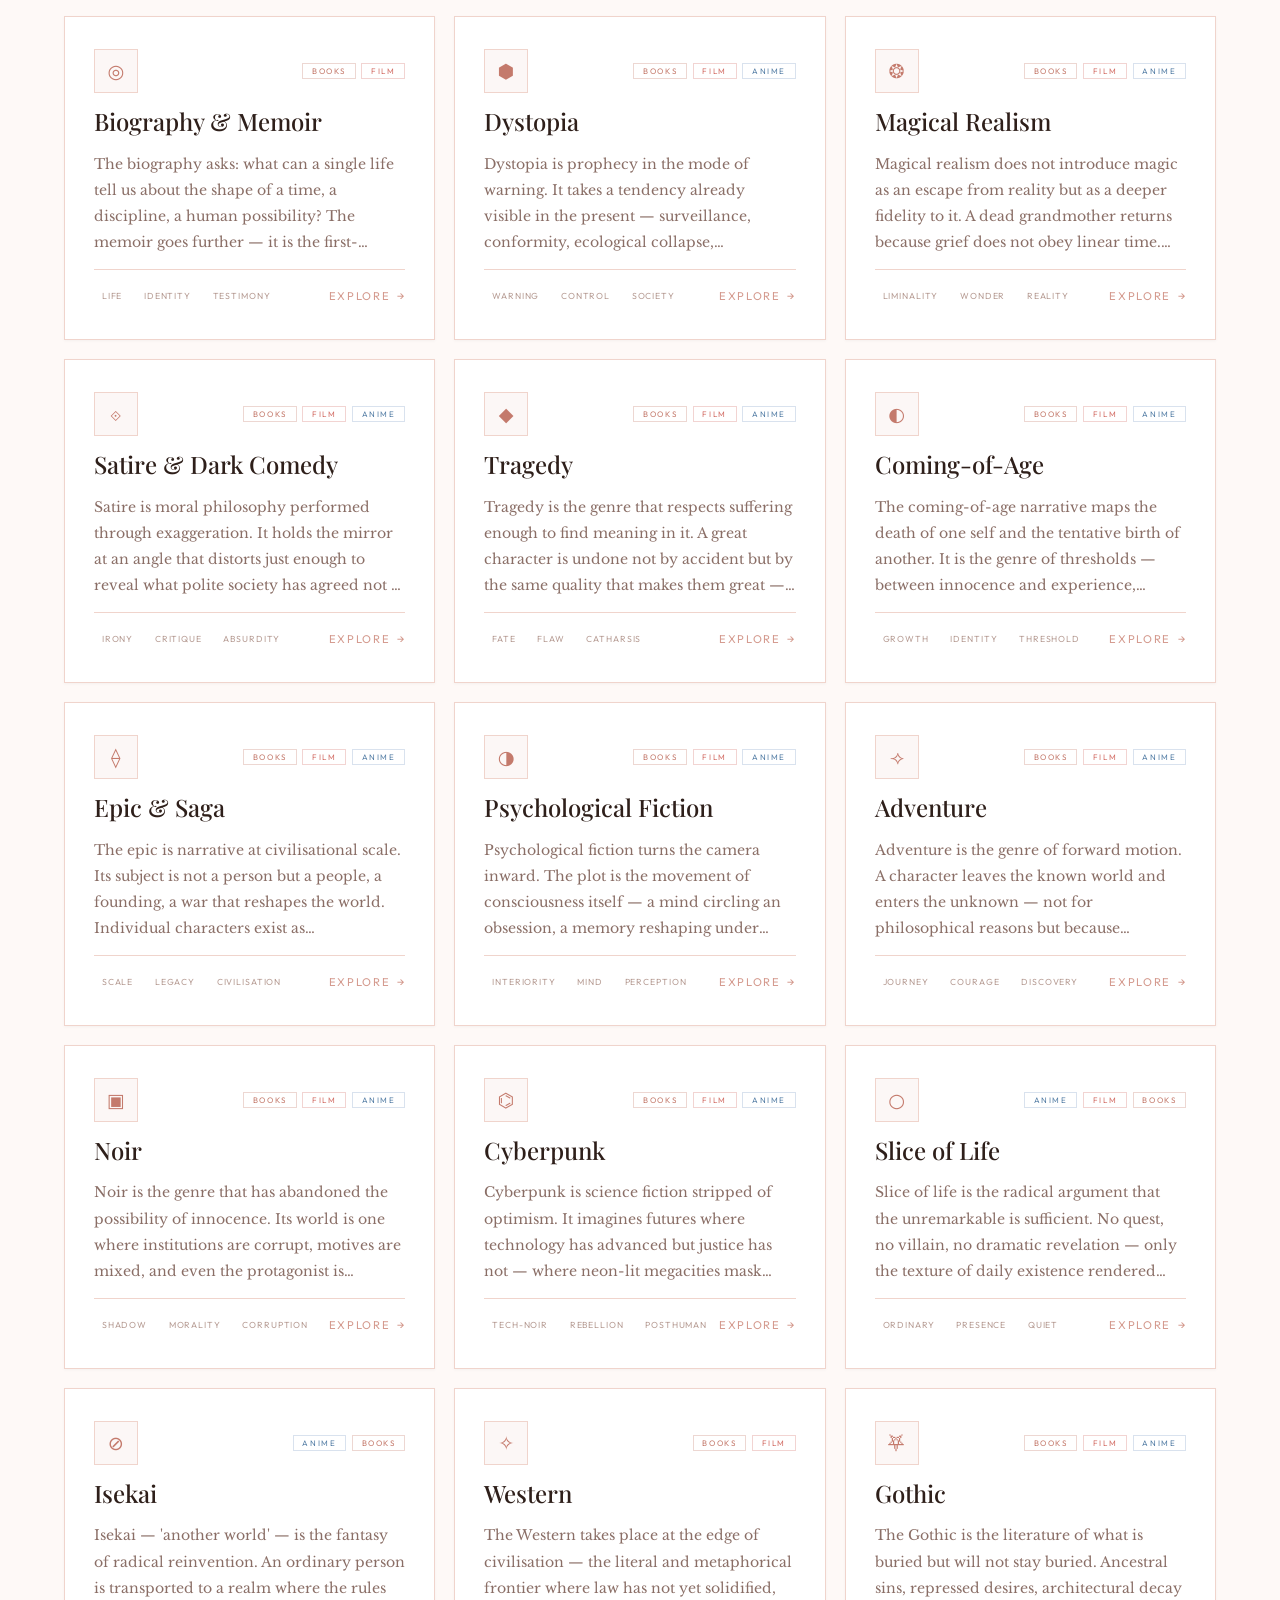
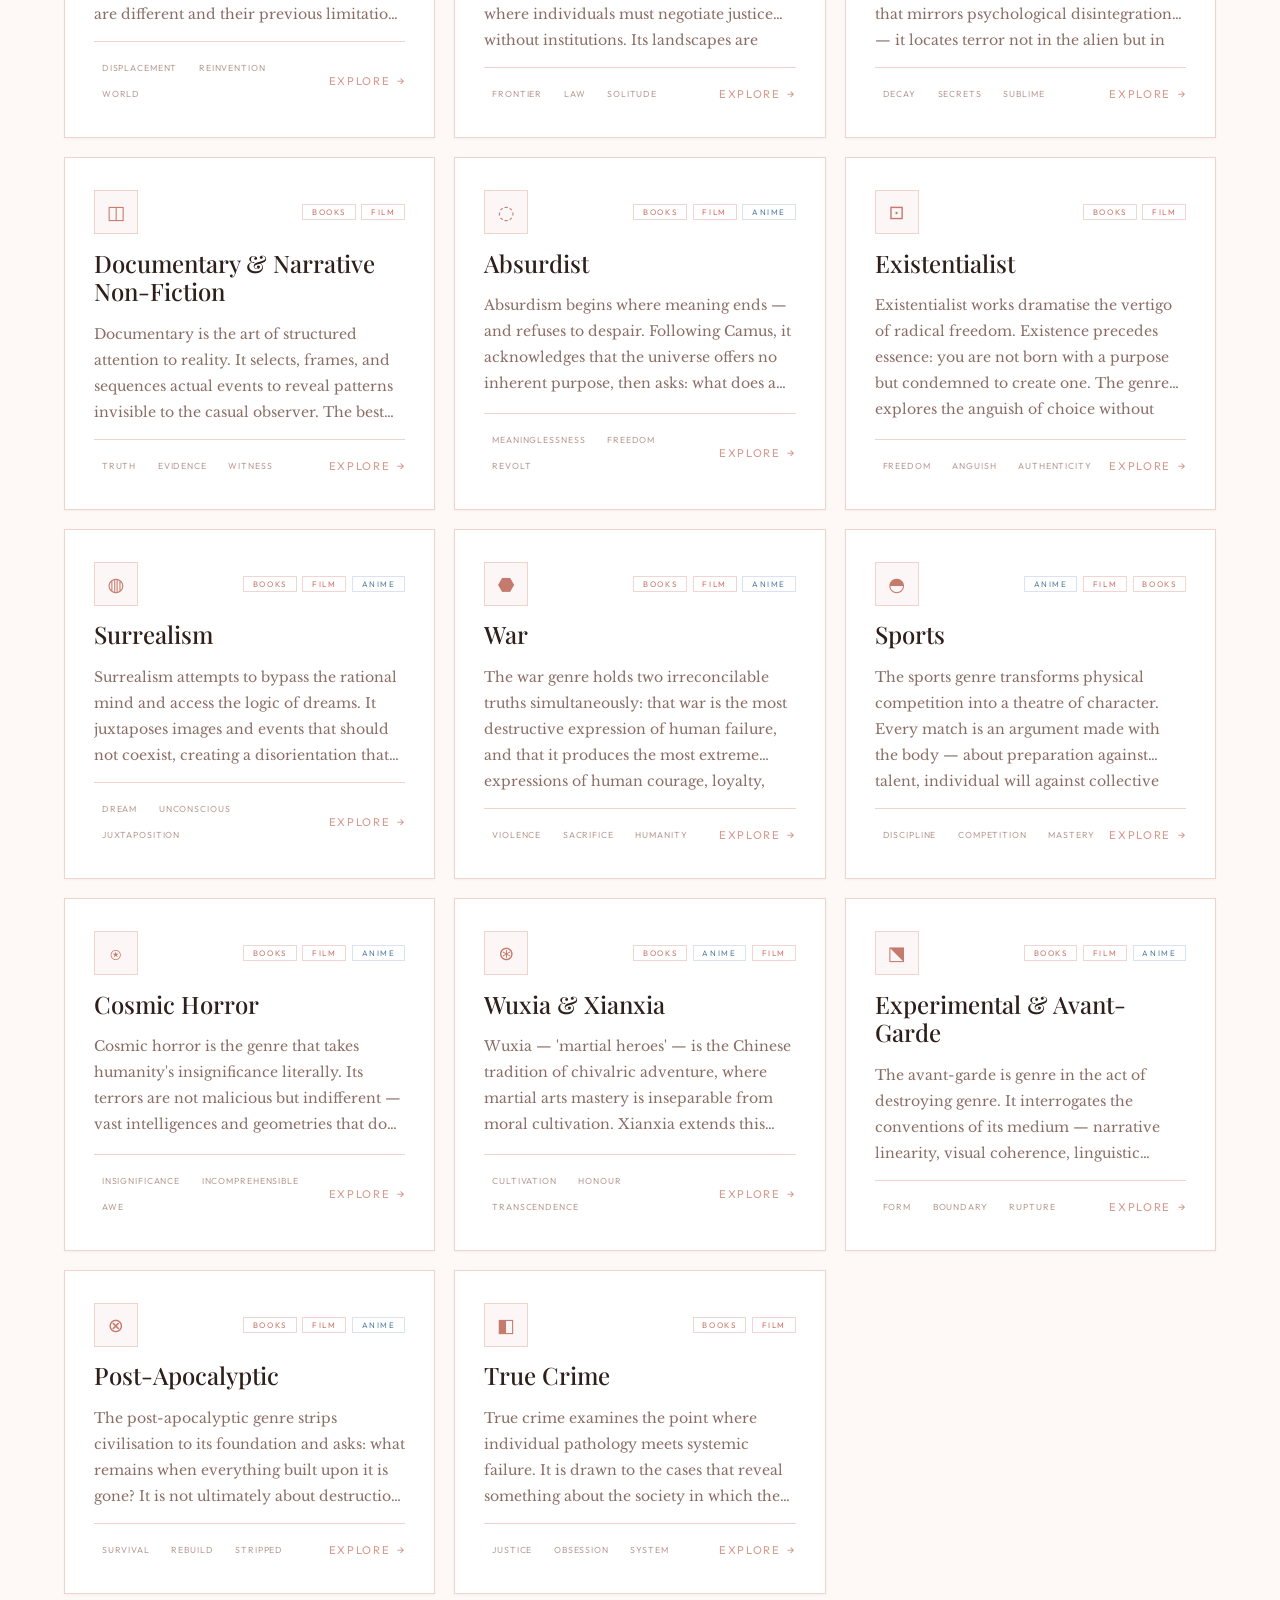
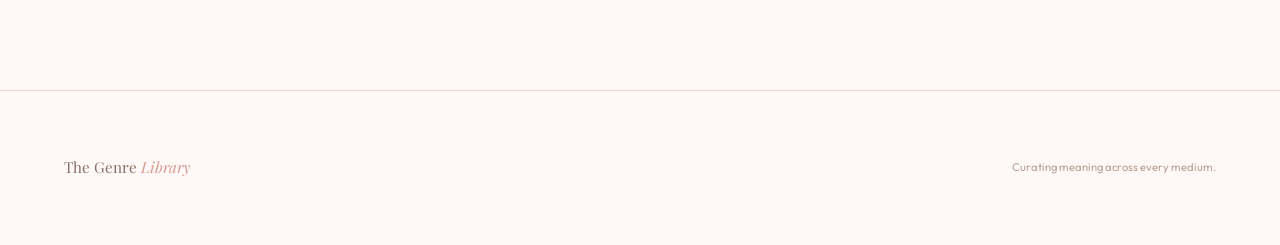
<file: Books.html>
<!DOCTYPE html>
<html lang="en">
<head>
  <meta charset="UTF-8">
  <meta name="viewport" content="width=device-width, initial-scale=1.0">
  <title>Book Genres — The Genre Library</title>
  <style>
/* ═══════════════════════════════════════════
   THE GENRE LIBRARY — Global Stylesheet
   Aesthetic: Literary Editorial / Art-House Cinema
   ═══════════════════════════════════════════ */

@import url('https://fonts.googleapis.com/css2?family=Playfair+Display:ital,wght@0,400;0,500;0,600;0,700;0,800;1,400;1,500;1,600&family=Libre+Baskerville:ital,wght@0,400;0,700;1,400&family=Outfit:wght@200;300;400;500;600;700&display=swap');

*, *::before, *::after { margin: 0; padding: 0; box-sizing: border-box; }

:root {
  --bg-deep: #080706;
  --bg: #0d0c0a;
  --bg-elevated: #141310;
  --bg-card: #18170f;
  --bg-card-hover: #1e1d14;
  --surface: #222018;
  --border: #2e2b22;
  --border-light: #3a362a;
  --gold: #c8a96e;
  --gold-bright: #dfc08a;
  --gold-dim: #8a7a50;
  --gold-faint: rgba(200,169,110,0.06);
  --crimson: #8b3a3a;
  --crimson-soft: #a85454;
  --text: #e6e0d4;
  --text-secondary: #b5ad9e;
  --text-dim: #7d7668;
  --text-muted: #4e493e;
  --display: 'Playfair Display', Georgia, serif;
  --serif: 'Libre Baskerville', Georgia, serif;
  --sans: 'Outfit', system-ui, sans-serif;
  --grain-opacity: 0.025;
}

/* ── LIGHT / PASTEL PINK THEME ── */
[data-theme="light"] {
  --bg-deep: #fdf6f4;
  --bg: #fef9f7;
  --bg-elevated: #fff5f2;
  --bg-card: #ffffff;
  --bg-card-hover: #fff0ec;
  --surface: #fce8e3;
  --border: #f0d4cc;
  --border-light: #e8bfb5;
  --gold: #c47a6c;
  --gold-bright: #b5584a;
  --gold-dim: #d49a8e;
  --gold-faint: rgba(196,122,108,0.06);
  --crimson: #d4726a;
  --crimson-soft: #e08a82;
  --text: #2e1f1a;
  --text-secondary: #5c403a;
  --text-dim: #8a6e66;
  --text-muted: #b89e96;
  --grain-opacity: 0.012;
  --ease-out-expo: cubic-bezier(0.16, 1, 0.3, 1);
  --ease-out-quart: cubic-bezier(0.25, 1, 0.5, 1);
}

html {
  scroll-behavior: smooth;
  scrollbar-width: thin;
  scrollbar-color: var(--gold-dim) var(--bg);
}

body {
  background: var(--bg);
  color: var(--text);
  font-family: var(--sans);
  line-height: 1.7;
  -webkit-font-smoothing: antialiased;
  -moz-osx-font-smoothing: grayscale;
  overflow-x: hidden;
  min-height: 100vh;
}

/* ── Film Grain Overlay ── */
body::after {
  content: '';
  position: fixed;
  inset: 0;
  pointer-events: none;
  z-index: 9999;
  opacity: var(--grain-opacity, 0.025);
  background-image: url("data:image/svg+xml,%3Csvg viewBox='0 0 256 256' xmlns='http://www.w3.org/2000/svg'%3E%3Cfilter id='n'%3E%3CfeTurbulence type='fractalNoise' baseFrequency='0.9' numOctaves='4' stitchTiles='stitch'/%3E%3C/filter%3E%3Crect width='100%25' height='100%25' filter='url(%23n)'/%3E%3C/svg%3E");
  background-repeat: repeat;
}

/* ═══ SELECTION ═══ */
::selection {
  background: var(--gold);
  color: var(--bg);
}

/* ═══ NAVIGATION ═══ */
.site-nav {
  position: fixed;
  top: 0; left: 0; right: 0;
  z-index: 1000;
  display: flex;
  align-items: center;
  justify-content: space-between;
  padding: 1.2rem clamp(1.5rem, 5vw, 4rem);
  background: rgba(8,7,6,0.85);
  backdrop-filter: blur(20px) saturate(1.5);
  -webkit-backdrop-filter: blur(20px) saturate(1.5);
  border-bottom: 1px solid rgba(46,43,34,0.5);
  transition: all 0.4s;
}

.nav-logo {
  font-family: var(--display);
  font-size: 1.15rem;
  font-weight: 500;
  color: var(--text);
  text-decoration: none;
  letter-spacing: -0.01em;
  transition: color 0.3s;
}

.nav-logo em {
  font-style: italic;
  color: var(--gold);
}

.nav-logo:hover { color: var(--gold-bright); }

.nav-links {
  display: flex;
  align-items: center;
  gap: 0;
}

.nav-link {
  font-family: var(--sans);
  font-size: 0.7rem;
  font-weight: 400;
  letter-spacing: 0.18em;
  text-transform: uppercase;
  color: var(--text-dim);
  text-decoration: none;
  padding: 0.6rem 1.2rem;
  position: relative;
  transition: color 0.3s;
}

.nav-link::after {
  content: '';
  position: absolute;
  bottom: 0; left: 1.2rem; right: 1.2rem;
  height: 1px;
  background: var(--gold);
  transform: scaleX(0);
  transform-origin: right;
  transition: transform 0.4s var(--ease-out-expo);
}

.nav-link:hover { color: var(--text-secondary); }
.nav-link:hover::after { transform: scaleX(1); transform-origin: left; }
.nav-link.active { color: var(--gold); }
.nav-link.active::after { transform: scaleX(1); }

/* ── Theme Toggle ── */
.theme-toggle {
  background: none;
  border: 1px solid var(--border);
  width: 36px; height: 36px;
  display: flex;
  align-items: center;
  justify-content: center;
  cursor: pointer;
  color: var(--text-dim);
  font-size: 1rem;
  transition: all 0.3s;
  margin-left: 0.5rem;
  flex-shrink: 0;
}

.theme-toggle:hover {
  border-color: var(--gold-dim);
  color: var(--gold);
}

/* light mode nav bg */
[data-theme="light"] .site-nav {
  background: rgba(254,249,247,0.88);
  border-bottom-color: rgba(240,212,204,0.5);
}

[data-theme="light"] .nav-links.open {
  background: rgba(254,249,247,0.97);
}

[data-theme="light"] .genre-card {
  box-shadow: 0 1px 3px rgba(0,0,0,0.04);
}

[data-theme="light"] .genre-card:hover {
  box-shadow: 0 16px 50px rgba(180,100,80,0.1), 0 0 0 1px rgba(196,122,108,0.1);
}

[data-theme="light"] ::selection {
  background: var(--gold);
  color: #fff;
}

[data-theme="light"] .card-badge.books { border-color: rgba(196,122,108,0.3); color: var(--gold); }
[data-theme="light"] .card-badge.film { border-color: rgba(212,114,106,0.3); color: var(--crimson); }
[data-theme="light"] .card-badge.anime { border-color: rgba(130,160,200,0.3); color: #5a82a8; }

[data-theme="light"] .stat-item { background: #fff5f2; }
[data-theme="light"] .cta-primary { background: var(--gold); color: #fff; }
[data-theme="light"] .cta-primary:hover { box-shadow: 0 8px 30px rgba(196,122,108,0.25); }

/* ── Mobile Nav ── */
.nav-toggle {
  display: none;
  background: none;
  border: none;
  cursor: pointer;
  width: 28px; height: 20px;
  position: relative;
}

.nav-toggle span {
  display: block;
  width: 100%;
  height: 1.5px;
  background: var(--text-dim);
  position: absolute;
  left: 0;
  transition: all 0.3s;
}

.nav-toggle span:nth-child(1) { top: 0; }
.nav-toggle span:nth-child(2) { top: 50%; transform: translateY(-50%); }
.nav-toggle span:nth-child(3) { bottom: 0; }

@media (max-width: 720px) {
  .nav-toggle { display: block; }
  .nav-links {
    position: fixed;
    inset: 0;
    background: rgba(8,7,6,0.97);
    backdrop-filter: blur(30px);
    flex-direction: column;
    justify-content: center;
    gap: 0.5rem;
    opacity: 0;
    pointer-events: none;
    transition: opacity 0.4s;
  }
  .nav-links.open { opacity: 1; pointer-events: all; }
  .nav-link { font-size: 1rem; padding: 1rem 2rem; }
}

/* ═══ PAGE HEADER (medium pages) ═══ */
.page-header {
  padding: clamp(8rem, 14vh, 12rem) clamp(1.5rem, 5vw, 6rem) clamp(3rem, 6vh, 5rem);
  position: relative;
  overflow: hidden;
}

.page-header::before {
  content: '';
  position: absolute;
  inset: 0;
  background:
    radial-gradient(ellipse 50% 60% at 30% 50%, rgba(200,169,110,0.04) 0%, transparent 70%),
    radial-gradient(ellipse 40% 40% at 80% 30%, rgba(139,58,58,0.03) 0%, transparent 60%);
  pointer-events: none;
}

.page-header .header-label {
  font-family: var(--sans);
  font-size: 0.65rem;
  letter-spacing: 0.4em;
  text-transform: uppercase;
  color: var(--gold-dim);
  margin-bottom: 1.5rem;
  opacity: 0;
  animation: fadeUp 0.8s 0.1s forwards;
}

.page-header h1 {
  font-family: var(--display);
  font-size: clamp(3rem, 8vw, 6.5rem);
  font-weight: 400;
  line-height: 1.05;
  letter-spacing: -0.02em;
  opacity: 0;
  animation: fadeUp 0.8s 0.25s forwards;
}

.page-header h1 em {
  font-style: italic;
  color: var(--gold);
}

.page-header .header-desc {
  font-family: var(--serif);
  font-size: clamp(0.95rem, 2vw, 1.15rem);
  font-weight: 400;
  color: var(--text-dim);
  max-width: 600px;
  margin-top: 1.5rem;
  line-height: 1.9;
  opacity: 0;
  animation: fadeUp 0.8s 0.4s forwards;
}

/* horizontal decorative line */
.page-header .header-line {
  width: 60px;
  height: 1px;
  background: linear-gradient(90deg, var(--gold), transparent);
  margin-top: 2rem;
  opacity: 0;
  animation: fadeUp 0.8s 0.55s forwards;
}

/* ═══ GENRE GRID ═══ */
.grid-controls {
  padding: 0 clamp(1.5rem, 5vw, 6rem);
  display: flex;
  align-items: center;
  justify-content: space-between;
  flex-wrap: wrap;
  gap: 1rem;
  margin-bottom: 2rem;
}

.grid-count {
  font-size: 0.65rem;
  letter-spacing: 0.25em;
  text-transform: uppercase;
  color: var(--text-muted);
}

.grid-search {
  background: var(--bg-elevated);
  border: 1px solid var(--border);
  color: var(--text-secondary);
  font-family: var(--sans);
  font-size: 0.8rem;
  padding: 0.55rem 1.2rem;
  width: 240px;
  outline: none;
  transition: border-color 0.3s;
}

.grid-search::placeholder { color: var(--text-muted); }
.grid-search:focus { border-color: var(--gold-dim); }

.genre-grid {
  padding: 0 clamp(1.5rem, 5vw, 6rem) 6rem;
  display: grid;
  grid-template-columns: repeat(auto-fill, minmax(360px, 1fr));
  gap: 1.2rem;
}

@media (max-width: 500px) {
  .genre-grid { grid-template-columns: 1fr; }
}

/* ═══ GENRE CARD ═══ */
.genre-card {
  background: var(--bg-card);
  border: 1px solid var(--border);
  padding: 2rem 1.8rem;
  position: relative;
  overflow: hidden;
  text-decoration: none;
  color: inherit;
  display: flex;
  flex-direction: column;
  gap: 0.9rem;
  transition: all 0.5s var(--ease-out-expo);
  opacity: 0;
  transform: translateY(16px);
}

.genre-card.visible {
  opacity: 1;
  transform: translateY(0);
}

.genre-card::before {
  content: '';
  position: absolute;
  top: 0; left: 0;
  width: 100%; height: 2px;
  background: linear-gradient(90deg, var(--gold), var(--crimson-soft), transparent);
  opacity: 0;
  transition: opacity 0.5s;
}

.genre-card::after {
  content: '';
  position: absolute;
  inset: 0;
  background: radial-gradient(ellipse at 20% 20%, rgba(200,169,110,0.03) 0%, transparent 60%);
  opacity: 0;
  transition: opacity 0.5s;
}

.genre-card:hover {
  background: var(--bg-card-hover);
  border-color: var(--border-light);
  transform: translateY(-6px);
  box-shadow: 0 24px 80px rgba(0,0,0,0.5), 0 0 0 1px rgba(200,169,110,0.05);
}

.genre-card:hover::before { opacity: 1; }
.genre-card:hover::after { opacity: 1; }

.card-row-top {
  display: flex;
  align-items: center;
  justify-content: space-between;
  position: relative;
  z-index: 1;
}

.card-icon {
  width: 44px; height: 44px;
  display: flex;
  align-items: center;
  justify-content: center;
  font-size: 1.2rem;
  border: 1px solid var(--border);
  background: var(--gold-faint);
  color: var(--gold);
  flex-shrink: 0;
}

.card-badges {
  display: flex;
  gap: 0.35rem;
}

.card-badge {
  font-size: 0.5rem;
  letter-spacing: 0.2em;
  text-transform: uppercase;
  color: var(--text-muted);
  border: 1px solid var(--border);
  padding: 0.2rem 0.55rem;
  line-height: 1;
}

.card-badge.books { border-color: rgba(200,169,110,0.2); color: var(--gold-dim); }
.card-badge.film { border-color: rgba(139,58,58,0.3); color: var(--crimson-soft); }
.card-badge.anime { border-color: rgba(100,140,180,0.25); color: #7ba0c0; }

.card-title {
  font-family: var(--display);
  font-size: 1.5rem;
  font-weight: 500;
  color: var(--text);
  line-height: 1.2;
  position: relative;
  z-index: 1;
}

.card-def {
  font-family: var(--serif);
  font-size: 0.88rem;
  font-weight: 400;
  color: var(--text-dim);
  line-height: 1.85;
  flex-grow: 1;
  position: relative;
  z-index: 1;
  /* Show 3 lines, truncate */
  display: -webkit-box;
  -webkit-line-clamp: 4;
  -webkit-box-orient: vertical;
  overflow: hidden;
}

.card-bottom {
  display: flex;
  align-items: center;
  justify-content: space-between;
  padding-top: 1rem;
  border-top: 1px solid var(--border);
  position: relative;
  z-index: 1;
}

.card-tags {
  display: flex;
  gap: 0.35rem;
  flex-wrap: wrap;
}

.card-tag {
  font-size: 0.55rem;
  letter-spacing: 0.1em;
  text-transform: uppercase;
  color: var(--text-muted);
  background: rgba(255,255,255,0.02);
  padding: 0.18rem 0.5rem;
}

.card-arrow {
  font-size: 0.7rem;
  letter-spacing: 0.15em;
  text-transform: uppercase;
  color: var(--gold-dim);
  transition: all 0.3s;
  display: flex;
  align-items: center;
  gap: 0.4rem;
}

.card-arrow::after {
  content: '→';
  transition: transform 0.3s var(--ease-out-expo);
}

.genre-card:hover .card-arrow { color: var(--gold); }
.genre-card:hover .card-arrow::after { transform: translateX(4px); }

/* ═══ GENRE DETAIL PAGE ═══ */
.genre-detail {
  padding: clamp(8rem, 14vh, 12rem) clamp(1.5rem, 5vw, 8rem) 4rem;
  max-width: 900px;
  margin: 0 auto;
}

.genre-detail .back-link {
  font-size: 0.65rem;
  letter-spacing: 0.25em;
  text-transform: uppercase;
  color: var(--text-muted);
  text-decoration: none;
  display: inline-flex;
  align-items: center;
  gap: 0.5rem;
  margin-bottom: 2.5rem;
  transition: color 0.3s;
}

.genre-detail .back-link:hover { color: var(--gold); }

.genre-detail .detail-icon {
  font-size: 2.5rem;
  margin-bottom: 1.5rem;
  display: block;
}

.genre-detail h1 {
  font-family: var(--display);
  font-size: clamp(2.5rem, 6vw, 4.5rem);
  font-weight: 500;
  line-height: 1.1;
  margin-bottom: 1rem;
}

.genre-detail .detail-badges {
  display: flex;
  gap: 0.5rem;
  margin-bottom: 2.5rem;
}

.genre-detail .detail-def {
  font-family: var(--serif);
  font-size: clamp(1.05rem, 2.2vw, 1.2rem);
  font-weight: 400;
  color: var(--text-secondary);
  line-height: 2;
  margin-bottom: 3rem;
}

.detail-section {
  margin-top: 3rem;
  padding-top: 2.5rem;
  border-top: 1px solid var(--border);
}

.detail-section h2 {
  font-family: var(--sans);
  font-size: 0.65rem;
  letter-spacing: 0.35em;
  text-transform: uppercase;
  color: var(--gold-dim);
  margin-bottom: 1.5rem;
}

.review-placeholder {
  font-family: var(--serif);
  font-size: 1rem;
  color: var(--text-muted);
  font-style: italic;
  padding: 2.5rem 2rem;
  border: 1px dashed var(--border);
  text-align: center;
  line-height: 1.8;
}

.related-tags {
  display: flex;
  flex-wrap: wrap;
  gap: 0.5rem;
  margin-top: 1.5rem;
}

.related-tag {
  font-size: 0.7rem;
  letter-spacing: 0.1em;
  color: var(--text-dim);
  border: 1px solid var(--border);
  padding: 0.4rem 1rem;
  text-transform: uppercase;
  transition: all 0.3s;
}

.related-tag:hover {
  border-color: var(--gold-dim);
  color: var(--gold);
}

/* ═══ HERO (index) ═══ */
.hero {
  min-height: 100vh;
  display: flex;
  flex-direction: column;
  justify-content: center;
  align-items: center;
  text-align: center;
  padding: 4rem 2rem;
  position: relative;
  overflow: hidden;
}

.hero::before {
  content: '';
  position: absolute;
  inset: 0;
  background:
    radial-gradient(ellipse 50% 45% at 50% 40%, rgba(200,169,110,0.05) 0%, transparent 70%),
    radial-gradient(ellipse 60% 50% at 20% 80%, rgba(139,58,58,0.03) 0%, transparent 60%),
    radial-gradient(ellipse 30% 30% at 80% 20%, rgba(200,169,110,0.02) 0%, transparent 50%);
  pointer-events: none;
}

/* decorative giant letter */
.hero::after {
  content: 'G';
  position: absolute;
  font-family: var(--display);
  font-size: clamp(20rem, 40vw, 50rem);
  font-weight: 800;
  color: rgba(200,169,110,0.015);
  top: 50%; left: 50%;
  transform: translate(-50%, -50%);
  pointer-events: none;
  line-height: 1;
}

.hero-label {
  font-family: var(--sans);
  font-size: 0.65rem;
  letter-spacing: 0.45em;
  text-transform: uppercase;
  color: var(--gold-dim);
  margin-bottom: 2rem;
  opacity: 0; animation: fadeUp 0.9s 0.2s forwards;
}

.hero h1 {
  font-family: var(--display);
  font-size: clamp(3.5rem, 10vw, 9rem);
  font-weight: 400;
  line-height: 1.02;
  letter-spacing: -0.025em;
  opacity: 0; animation: fadeUp 0.9s 0.35s forwards;
}

.hero h1 em { font-style: italic; color: var(--gold); }

.hero-sub {
  font-family: var(--serif);
  font-size: clamp(0.95rem, 2vw, 1.15rem);
  font-weight: 400;
  color: var(--text-dim);
  max-width: 540px;
  margin-top: 1.8rem;
  line-height: 1.9;
  opacity: 0; animation: fadeUp 0.9s 0.5s forwards;
}

.hero-cta {
  display: flex;
  gap: 1rem;
  margin-top: 3.5rem;
  flex-wrap: wrap;
  justify-content: center;
  opacity: 0; animation: fadeUp 0.9s 0.65s forwards;
}

.hero-cta a {
  font-family: var(--sans);
  font-size: 0.7rem;
  letter-spacing: 0.18em;
  text-transform: uppercase;
  text-decoration: none;
  padding: 0.85rem 2.2rem;
  transition: all 0.4s var(--ease-out-expo);
  position: relative;
}

.cta-primary {
  background: var(--gold);
  color: var(--bg);
  font-weight: 600;
}

.cta-primary:hover {
  background: var(--gold-bright);
  transform: translateY(-2px);
  box-shadow: 0 8px 30px rgba(200,169,110,0.2);
}

.cta-secondary {
  border: 1px solid var(--border);
  color: var(--text-dim);
}

.cta-secondary:hover {
  border-color: var(--gold-dim);
  color: var(--gold);
}

.scroll-indicator {
  position: absolute;
  bottom: 2.5rem;
  left: 50%; transform: translateX(-50%);
  display: flex;
  flex-direction: column;
  align-items: center;
  gap: 0.6rem;
  opacity: 0; animation: fadeUp 0.9s 1s forwards;
}

.scroll-indicator span {
  font-size: 0.55rem;
  letter-spacing: 0.3em;
  text-transform: uppercase;
  color: var(--text-muted);
}

.scroll-bar {
  width: 1px; height: 36px;
  background: linear-gradient(to bottom, var(--gold-dim), transparent);
  animation: scrollPulse 2.5s ease-in-out infinite;
}

/* ═══ HOME SECTIONS ═══ */
.home-section {
  padding: 5rem clamp(1.5rem, 5vw, 6rem);
  border-top: 1px solid var(--border);
}

.home-section .section-top {
  display: flex;
  align-items: baseline;
  justify-content: space-between;
  flex-wrap: wrap;
  gap: 1rem;
  margin-bottom: 2.5rem;
}

.home-section h2 {
  font-family: var(--display);
  font-size: clamp(1.8rem, 4vw, 2.5rem);
  font-weight: 400;
}

.home-section h2 em { font-style: italic; color: var(--gold); }

.section-link {
  font-size: 0.65rem;
  letter-spacing: 0.2em;
  text-transform: uppercase;
  color: var(--gold-dim);
  text-decoration: none;
  display: flex;
  align-items: center;
  gap: 0.4rem;
  transition: color 0.3s;
}

.section-link:hover { color: var(--gold); }

.home-grid {
  display: grid;
  grid-template-columns: repeat(auto-fill, minmax(340px, 1fr));
  gap: 1.2rem;
}

@media (max-width: 500px) {
  .home-grid { grid-template-columns: 1fr; }
}

/* ═══ STATS BAR ═══ */
.stats-bar {
  display: grid;
  grid-template-columns: repeat(auto-fit, minmax(180px, 1fr));
  gap: 1px;
  background: var(--border);
  border-top: 1px solid var(--border);
  border-bottom: 1px solid var(--border);
}

.stat-item {
  background: var(--bg-elevated);
  padding: 2.5rem 2rem;
  text-align: center;
}

.stat-number {
  font-family: var(--display);
  font-size: 2.8rem;
  font-weight: 400;
  color: var(--gold);
  line-height: 1;
}

.stat-label {
  font-size: 0.6rem;
  letter-spacing: 0.25em;
  text-transform: uppercase;
  color: var(--text-muted);
  margin-top: 0.6rem;
}

/* ═══ FOOTER ═══ */
.site-footer {
  padding: 4rem clamp(1.5rem, 5vw, 6rem);
  border-top: 1px solid var(--border);
  display: flex;
  align-items: center;
  justify-content: space-between;
  flex-wrap: wrap;
  gap: 1rem;
}

.footer-brand {
  font-family: var(--display);
  font-size: 0.95rem;
  color: var(--text-dim);
}

.footer-brand em { font-style: italic; color: var(--gold-dim); }

.footer-note {
  font-size: 0.7rem;
  color: var(--text-muted);
}

/* ═══ ANIMATIONS ═══ */
@keyframes fadeUp {
  from { opacity: 0; transform: translateY(18px); }
  to { opacity: 1; transform: translateY(0); }
}

@keyframes scrollPulse {
  0%, 100% { opacity: 0.2; }
  50% { opacity: 0.8; }
}

/* ═══ NO RESULTS ═══ */
.no-results {
  grid-column: 1 / -1;
  text-align: center;
  padding: 4rem 2rem;
  font-family: var(--serif);
  font-style: italic;
  color: var(--text-muted);
  font-size: 1rem;
}

/* ═══ PAGE TRANSITION ═══ */
.page-content {
  animation: pageIn 0.6s var(--ease-out-expo);
}

@keyframes pageIn {
  from { opacity: 0; }
  to { opacity: 1; }
}

</style>
</head>
<body>
  <nav class="site-nav">
    <a href="index.html" class="nav-logo">The Genre <em>Library</em></a>
    <button class="nav-toggle"><span></span><span></span><span></span></button>
    <div class="nav-links">
      <a href="index.html" class="nav-link" data-page="home">Home</a>
      <a href="books.html" class="nav-link" data-page="books">Books</a>
      <a href="films.html" class="nav-link" data-page="films">Films</a>
      <a href="anime.html" class="nav-link" data-page="anime">Anime</a>
    </div>
    <button class="theme-toggle" aria-label="Toggle theme">☀</button>
  </nav>

  <div class="page-content">
    <header class="page-header">
      <p class="header-label">The Written Word</p>
      <h1>Book <em>Genres</em></h1>
      <p class="header-desc">Every tradition of the written form — from the philosophical treatise to the fantastical epic — defined by the question it dares to ask.</p>
      <div class="header-line"></div>
    </header>

    <div class="grid-controls">
      <span class="grid-count" id="count"></span>
      <input type="text" class="grid-search" id="search" placeholder="Search genres…">
    </div>

    <div class="genre-grid" id="grid"></div>

    <footer class="site-footer">
      <div class="footer-brand">The Genre <em>Library</em></div>
      <div class="footer-note">Curating meaning across every medium.</div>
    </footer>
  </div>

  <script>
// ═══════════════════════════════════════════
// THE GENRE LIBRARY — Genre Data
// ═══════════════════════════════════════════

const GENRES = [
  // ─── LITERARY & PROSE ───
  {
    id: "literary-fiction",
    title: "Literary Fiction",
    icon: "✦",
    medium: ["books", "film"],
    tags: ["prose", "character", "language"],
    definition: "Literature that treats language itself as the subject. Here, the sentence is not a vehicle for plot but an end unto itself — every clause a small act of perception. Literary fiction asks: what does it feel like to be conscious, to notice, to fail at understanding another person? It is prose that slows time.",
    extended: "The distinction between literary and genre fiction is not one of quality but of orientation. Genre fiction optimises for the satisfaction of pattern — the mystery solved, the quest completed, the lovers united. Literary fiction optimises for the quality of attention. It trades the momentum of plot for the density of observation, asking the reader to inhabit a moment rather than race toward a resolution. At its best, it makes the familiar strange and the strange recognisable. At its worst, it mistakes obscurity for depth. The tradition runs from Flaubert's obsessive sentences through Woolf's interior cathedrals to the quiet devastations of Marilynne Robinson."
  },
  {
    id: "science-fiction",
    title: "Science Fiction",
    icon: "◈",
    medium: ["books", "film", "anime"],
    tags: ["speculation", "technology", "futures"],
    definition: "The genre of the thought experiment. Science fiction begins with a single alteration to reality — a technology, a law of physics, a social structure — and follows its consequences with rigorous honesty. It is philosophy performed in narrative: not 'what is?' but 'what if?' and more importantly, 'what then?'",
    extended: "Science fiction is the only literary form that takes the future seriously as a subject. All other genres are set in the past or present, even when they pretend otherwise. SF alone asks: if this trend continues, if this invention arrives, if this boundary is crossed — what kind of world results, and what kind of people inhabit it? The genre's power lies not in prediction (it is almost always wrong about specifics) but in rehearsal. It lets civilisations practice their responses to change before the change arrives. From Wells to Asimov to Le Guin to Liu Cixin, the tradition's great works are those that change how their readers think about the present by showing them a future they hadn't considered."
  },
  {
    id: "fantasy",
    title: "Fantasy",
    icon: "⟡",
    medium: ["books", "film", "anime"],
    tags: ["myth", "worldbuilding", "archetype"],
    definition: "Fantasy is mythmaking for the modern psyche. By constructing worlds that operate on different metaphysical rules, it externalises the invisible forces of the human interior — courage, corruption, fate, free will. The dragon is never just a dragon. It is whatever we have not yet dared to face.",
    extended: "Where science fiction extrapolates from the known, fantasy generates from the imagined. Its raw materials are the archetypes of collective myth: the journey into the underworld, the reluctant hero, the corrupting ring of power, the mentor who must be surpassed. Tolkien understood that these were not escapist tropes but psychological truths dressed in narrative clothing. The best fantasy worldbuilding is not an exercise in cartography but in metaphysics — it asks what kind of universe would make certain virtues necessary and certain temptations irresistible. The genre ranges from the epic (Tolkien, Jordan, Sanderson) to the intimate (Le Guin, McKillip) to the subversive (Miéville, Abercrombie), but its constant is the insistence that reality is larger than what materialism admits."
  },
  {
    id: "horror",
    title: "Horror",
    icon: "◉",
    medium: ["books", "film", "anime"],
    tags: ["dread", "unknown", "boundary"],
    definition: "Horror is the art of confronting what should not exist. It does not merely frighten — it reveals. Every great horror work locates the boundary where the familiar dissolves into the incomprehensible, where the self meets something it cannot absorb. It is the genre that takes the question 'what lies beyond understanding?' with absolute seriousness.",
    extended: "Horror's philosophical ancestor is the concept of the sublime — that which exceeds the mind's capacity to contain it. But where Romantic sublimity was awe-struck by mountains and storms, horror is awe-struck by wrongness: the face that almost looks human, the house that has too many rooms, the silence that has texture. Its deepest works (Shirley Jackson, Thomas Ligotti, Junji Ito) are not about monsters but about the fragility of the categories we use to make the world safe — inside/outside, alive/dead, self/other. When these categories fail, horror begins. The genre endures because those categories are always failing, and we need stories that acknowledge it."
  },
  {
    id: "mystery-detective",
    title: "Mystery & Detective",
    icon: "◇",
    medium: ["books", "film", "anime"],
    tags: ["logic", "revelation", "truth"],
    definition: "The mystery is an epistemological drama. Something has happened; the truth is buried under layers of deception, coincidence, and human motive. The detective is a philosopher of the particular — reconstructing reality from fragments, proving that the world, however chaotic, is ultimately knowable. The reveal is not merely a surprise; it is an argument for order.",
    extended: "The detective story is the Enlightenment's favourite genre. It enshrines the belief that reason, properly applied, can penetrate any darkness. From Poe's Dupin through Doyle's Holmes to Christie's Poirot, the tradition celebrates the mind that sees what others miss. But the genre's evolution has complicated this faith. Hardboiled mysteries (Chandler, Hammett) introduced a world where the solution brings no satisfaction because the corruption runs too deep. Contemporary mysteries (Tana French, Stieg Larsson) often reveal that the greatest mystery is not 'who did it?' but 'why does it matter?' The genre's deepest pleasure is not the surprise of the reveal but the architecture of its construction — the feeling that every detail was placed with intent."
  },
  {
    id: "thriller-suspense",
    title: "Thriller & Suspense",
    icon: "⬡",
    medium: ["books", "film"],
    tags: ["tension", "stakes", "velocity"],
    definition: "Where mystery asks 'what happened?', the thriller asks 'what will happen next — and can it be stopped?' It is the genre of compressed time and escalating stakes, a narrative engine built on the tension between knowledge and helplessness. The reader knows the danger before the character does, and that dramatic irony is the source of its unbearable momentum.",
    extended: "Hitchcock called it the bomb under the table: the audience sees it, the characters don't, and the resulting tension is almost physical. The thriller is the most embodied of genres — it aims for the pulse, the held breath, the involuntary lean forward. But the best thrillers (le Carré, Highsmith, Denis Villeneuve's films) understand that mere danger is not suspense. True suspense requires moral complexity — a protagonist whose choices are constrained, whose values are tested, whose victory would cost something essential. The ticking clock is a structure, not a subject. The subject is always: what would you sacrifice to survive?"
  },
  {
    id: "romance",
    title: "Romance",
    icon: "❋",
    medium: ["books", "film", "anime"],
    tags: ["intimacy", "desire", "connection"],
    definition: "Romance is the phenomenology of desire — the slow or sudden rearrangement of a self around another person. It maps the architecture of intimacy: the first recognition, the obstacles that clarify longing, the surrender that is also a becoming. At its best, romance argues that love is not escape from the self but its most demanding expansion.",
    extended: "Romance is the most dismissed and most read genre in literature, a paradox that reveals more about cultural prejudices than about the genre itself. Its emotional logic is precise: two people who need each other must overcome the barriers (internal and external) that prevent their union. The 'happily ever after' is not naïveté — it is a structural commitment, a promise that the narrative will honour the emotional investment of its reader. The genre's range is vast, from Austen's social precision to Heyer's historical wit to contemporary authors like Talia Hibbert and Casey McQuiston. The best romance writers understand that falling in love is the most psychologically complex event in ordinary human life, and they render that complexity with the seriousness it deserves."
  },
  {
    id: "historical-fiction",
    title: "Historical Fiction",
    icon: "⊕",
    medium: ["books", "film"],
    tags: ["memory", "context", "anachronism"],
    definition: "Historical fiction is the resurrection of dead time. It takes the skeleton of documented fact and clothes it in the flesh of lived experience — the textures, anxieties, and assumptions that no archive can preserve. It reveals that the past was not inevitable; it was as uncertain, as contested, and as human as our own present.",
    extended: "The historian's task is accuracy; the historical novelist's task is truth. These are not the same thing. A historian can tell you that a battle was fought on a certain date with certain casualties. A historical novelist can make you understand what it felt like to stand in that field not knowing the outcome, not knowing you were living in what someone else would later call history. The genre's great challenge is anachronism — not the factual kind (wrong weapons, wrong clothing) but the psychological kind: projecting modern consciousness onto people who thought differently about God, death, gender, the self. Writers like Hilary Mantel, Umberto Eco, and Amitav Ghosh succeed by taking the strangeness of the past seriously."
  },
  {
    id: "philosophy-thought",
    title: "Philosophy & Thought",
    icon: "∞",
    medium: ["books"],
    tags: ["reason", "existence", "inquiry"],
    definition: "Not a genre of answers but of questions held open. Philosophical writing attempts to see the scaffolding beneath experience — the assumptions we never examine, the categories we treat as natural. It is the discipline of following a thought to its conclusion even when the conclusion is uncomfortable, and of beginning again when it collapses.",
    extended: "Philosophy is the only genre that explicitly questions its own right to exist. Every generation of philosophers begins by asking whether philosophy is even possible, and this self-interrogation is not a weakness but its defining strength. From Plato's dialogues to Nietzsche's aphorisms to Wittgenstein's propositions, the form of philosophical writing has always been inseparable from its content. The essay (Montaigne, Emerson), the treatise (Kant, Rawls), the fragment (Pascal, Cioran), the meditation (Descartes, Marcus Aurelius) — each form encodes a different theory of how truth is best approached. Reading philosophy is not consuming information; it is practicing a mode of attention."
  },
  {
    id: "biography-memoir",
    title: "Biography & Memoir",
    icon: "◎",
    medium: ["books", "film"],
    tags: ["life", "identity", "testimony"],
    definition: "The biography asks: what can a single life tell us about the shape of a time, a discipline, a human possibility? The memoir goes further — it is the first-person archaeology of experience, the attempt to understand one's own life as a coherent, or beautifully incoherent, whole. Both forms argue that the particular is the shortest path to the universal.",
    extended: "Biography is the art of selection — from the infinite details of a life, which ones reveal character? The biographer must resist two temptations: hagiography (making the subject a saint) and reductionism (explaining them away). The best biographies (Isaacson's on Jobs and Musk, Caro's on Lyndon Johnson, Hermione Lee's on Virginia Woolf) achieve a third thing: they make you understand how it felt to be that person, to face their particular set of impossible choices. Memoir, meanwhile, is biography without the safety of distance. The memoirist must be both subject and investigator, must interrogate their own memory knowing that memory is never neutral. It is always already a narrative, always already shaped by what the self needs to believe about itself."
  },
  {
    id: "dystopia",
    title: "Dystopia",
    icon: "⬢",
    medium: ["books", "film", "anime"],
    tags: ["warning", "control", "society"],
    definition: "Dystopia is prophecy in the mode of warning. It takes a tendency already visible in the present — surveillance, conformity, ecological collapse, ideological purity — and accelerates it to its logical extreme. The dystopian world is never truly alien; it is our own world with its masks removed. Its horror lies not in implausibility but in recognition.",
    extended: "The dystopian tradition splits into two branches. The totalitarian branch (Orwell, Huxley, Zamyatin) warns against the concentration of power — the state that sees everything, the pleasure that numbs everything, the uniformity that destroys everything. The ecological branch (Atwood, Octavia Butler, Paolo Bacigalupi) warns against the consequences of consumption — worlds where the bill for industrial civilisation has finally come due. Both branches share the conviction that the present contains the seeds of catastrophe, and that fiction can make those seeds visible before they bloom. The genre's political power is undeniable: '1984' and 'Brave New World' have shaped how entire generations think about freedom and control."
  },
  {
    id: "magical-realism",
    title: "Magical Realism",
    icon: "❂",
    medium: ["books", "film", "anime"],
    tags: ["liminality", "wonder", "reality"],
    definition: "Magical realism does not introduce magic as an escape from reality but as a deeper fidelity to it. A dead grandmother returns because grief does not obey linear time. Rain falls for four years because political despair has that quality. The 'magical' element is simply the visible surface of an emotional or historical truth too large for realism to contain.",
    extended: "Born in Latin American literature (García Márquez, Borges, Allende) but practiced worldwide (Rushdie, Murakami, Okri), magical realism is not fantasy misidentified. Fantasy builds complete alternative worlds; magical realism inserts the impossible into the recognisably real, and treats it with the same matter-of-fact tone as a bus schedule. This tonal flatness is the genre's signature and its philosophy: if the emotional truth of an experience is supernatural in intensity, then a supernatural event is the most realistic way to represent it. The genre is particularly suited to post-colonial literatures, where history itself — its violence, its erasures, its survivals — exceeds what conventional realism can hold."
  },
  {
    id: "satire-dark-comedy",
    title: "Satire & Dark Comedy",
    icon: "⟐",
    medium: ["books", "film", "anime"],
    tags: ["irony", "critique", "absurdity"],
    definition: "Satire is moral philosophy performed through exaggeration. It holds the mirror at an angle that distorts just enough to reveal what polite society has agreed not to see. The laughter it produces is never comfortable — it is the involuntary recognition of a truth we had been successfully ignoring. Dark comedy adds: even the recognition itself is absurd.",
    extended: "Swift proposed eating babies. Voltaire sent a naïf through a world of horrors with unshakeable optimism. Kubrick turned nuclear annihilation into farce. The satirist's method is always the same: take a social reality and amplify it until its absurdity becomes undeniable. The risk is that the audience mistakes the exaggeration for the point, when the point is always the reality the exaggeration reveals. Dark comedy extends this into existential territory — it finds humour not just in social failure but in the fundamental conditions of existence: mortality, meaninglessness, the gap between intention and outcome. It is the laughter of people who have looked at the void and decided that silence is worse than a joke."
  },
  {
    id: "tragedy",
    title: "Tragedy",
    icon: "◆",
    medium: ["books", "film", "anime"],
    tags: ["fate", "flaw", "catharsis"],
    definition: "Tragedy is the genre that respects suffering enough to find meaning in it. A great character is undone not by accident but by the same quality that makes them great — ambition, loyalty, love pursued without limit. Aristotle called its effect catharsis: the purification that comes from witnessing the full weight of human consequence, and surviving the witnessing.",
    extended: "From Sophocles to Shakespeare to Arthur Miller, tragedy has maintained a remarkably stable structure: a person of significance makes a choice that, given who they are, they could not have avoided making — and that choice destroys them. The hamartia (fatal flaw) is never a simple error; it is the dark side of a virtue. Macbeth's ambition, Othello's trust, Oedipus's relentless pursuit of truth — these are the qualities that make them admirable, and the qualities that annihilate them. Tragedy's emotional power lies in this double vision: we see the character as both free and fated, both responsible and innocent. It is the most morally serious of genres because it refuses the consolation of blame."
  },
  {
    id: "coming-of-age",
    title: "Coming-of-Age",
    icon: "◐",
    medium: ["books", "film", "anime"],
    tags: ["growth", "identity", "threshold"],
    definition: "The coming-of-age narrative maps the death of one self and the tentative birth of another. It is the genre of thresholds — between innocence and experience, dependence and autonomy, the world as given and the world as chosen. Its power lies in the universality of that passage: everyone has stood at the border of who they were and who they might become.",
    extended: "The bildungsroman — the novel of formation — is one of literature's oldest and most resilient forms. From Goethe's Wilhelm Meister to Salinger's Catcher in the Rye to Chbosky's Perks of Being a Wallflower, it tracks the moment when a young person's model of the world proves insufficient and must be rebuilt. The genre's emotional register is unique: it combines the intensity of first experience with the retrospective awareness that this intensity will never quite return. Coming-of-age stories in anime (Your Name, A Silent Voice) and film (Stand By Me, Boyhood) exploit visual media's ability to literalise the passage of time, making the viewer complicit in the character's transformation."
  },
  {
    id: "epic-saga",
    title: "Epic & Saga",
    icon: "⟠",
    medium: ["books", "film", "anime"],
    tags: ["scale", "legacy", "civilisation"],
    definition: "The epic is narrative at civilisational scale. Its subject is not a person but a people, a founding, a war that reshapes the world. Individual characters exist as embodiments of forces larger than themselves — duty, hubris, destiny. The saga extends this across generations, arguing that meaning is not found in a single life but in the patterns that repeat across many.",
    extended: "The epic tradition begins with Homer and the Mahabharata — stories so foundational that entire cultures defined themselves by them. Its modern descendants (Tolkien's Lord of the Rings, Herbert's Dune, Martin's A Song of Ice and Fire) retain the essential qualities: vast scope, mythic resonance, and the conviction that individual heroism matters precisely because the stakes are civilisational. The saga form (the Icelandic sagas, Dumas's family chronicles, anime like Legend of the Galactic Heroes) adds a temporal dimension, tracing how the decisions of one generation become the constraints of the next. Both forms remind us that we are not the first to face the problems we face, and that how we respond will echo."
  },
  {
    id: "psychological-fiction",
    title: "Psychological Fiction",
    icon: "◑",
    medium: ["books", "film", "anime"],
    tags: ["interiority", "mind", "perception"],
    definition: "Psychological fiction turns the camera inward. The plot is the movement of consciousness itself — a mind circling an obsession, a memory reshaping under pressure, a perception slowly revealed as delusion. It insists that the most dramatic events in human life are invisible: the moment a belief collapses, the instant trust becomes suspicion, the quiet decision to lie.",
    extended: "Dostoevsky is the genre's founding figure — Crime and Punishment is essentially a 500-page anxiety attack rendered in prose. The tradition continued through Henry James's ambiguities, Nabokov's unreliable narrators, and into contemporary works like Gone Girl and the films of David Fincher and Darren Aronofsky. In anime, works like Monster and Perfect Blue achieve psychological depth through the medium's unique ability to visualise subjective states — distorted perspectives, fractured timelines, the literal intrusion of delusion into the visual field. The genre's core insight is that the 'inner life' is not a metaphor: consciousness has a landscape, and that landscape can be as treacherous as any external wilderness."
  },
  {
    id: "adventure",
    title: "Adventure",
    icon: "⟢",
    medium: ["books", "film", "anime"],
    tags: ["journey", "courage", "discovery"],
    definition: "Adventure is the genre of forward motion. A character leaves the known world and enters the unknown — not for philosophical reasons but because something compels them: treasure, rescue, survival, pure restlessness. The journey transforms the traveller, but the genre's deeper argument is that movement itself is a form of meaning, that courage is clarified only by risk.",
    extended: "From Odysseus's voyage home to Indiana Jones's archaeological quests to Luffy's pursuit of the Grand Line, adventure is the genre that most directly embodies the narrative impulse: something must happen next. Its pleasures are kinetic — new landscapes, narrow escapes, unexpected allies and enemies. But the best adventure stories understand that the external journey mirrors an internal one. Treasure Island is about a boy learning to judge character. The Count of Monte Cristo is about the limits of revenge. One Piece is about the meaning of freedom. The map is always also a metaphor."
  },
  {
    id: "noir",
    title: "Noir",
    icon: "▣",
    medium: ["books", "film", "anime"],
    tags: ["shadow", "morality", "corruption"],
    definition: "Noir is the genre that has abandoned the possibility of innocence. Its world is one where institutions are corrupt, motives are mixed, and even the protagonist is compromised. The visual signature — shadow bisecting light — is a moral statement: in noir, clarity is always partial. What makes it endure is its honesty about the human condition at its most unvarnished.",
    extended: "Noir emerged from the collision of two cultural forces: American hard-boiled fiction (Hammett, Chandler, Cain) and German Expressionist cinema. The result was a genre defined as much by mood as by plot — the perpetual night, the rain-slicked streets, the femme fatale who is as trapped as the hero she deceives. Film noir (Double Indemnity, Chinatown, Blade Runner) visualised moral ambiguity through lighting. Neo-noir (the Coen Brothers, Denis Villeneuve, anime like Cowboy Bebop and Psycho-Pass) updated the setting but kept the essence: a world where doing the right thing and surviving are often incompatible."
  },
  {
    id: "cyberpunk",
    title: "Cyberpunk",
    icon: "⌬",
    medium: ["books", "film", "anime"],
    tags: ["tech-noir", "rebellion", "posthuman"],
    definition: "Cyberpunk is science fiction stripped of optimism. It imagines futures where technology has advanced but justice has not — where neon-lit megacities mask deepening inequality, where the body is hackable and identity is code. Its protagonists are outsiders navigating systems designed to exploit them. Born in the 1980s, it has become less a prediction than a description.",
    extended: "William Gibson's Neuromancer (1984) defined the genre: a future of megacorporations, cyberspace, and street-level survival. But cyberpunk's real innovation was tonal — it was the first SF subgenre to treat technology not as salvation or apocalypse but as infrastructure, as mundane as plumbing and as political as zoning law. Anime became the genre's most visually expressive medium: Ghost in the Shell asked what selfhood means when consciousness is software; Akira fused cyberpunk with body horror; Serial Experiments Lain anticipated the psychological effects of digital immersion decades before social media. The genre's enduring question — who benefits from technological progress? — has only become more urgent."
  },
  {
    id: "mecha",
    title: "Mecha",
    icon: "⎔",
    medium: ["anime", "film"],
    tags: ["machine", "pilot", "war"],
    definition: "Mecha externalises the interior drama of war. The giant machine is simultaneously weapon and metaphor — an amplification of the pilot's will, fear, and moral weight. The best mecha works use the scale of mechanical combat to ask human-scale questions: what does it cost to fight? Who deserves the power to destroy? The cockpit is always a confessional.",
    extended: "The mecha genre bifurcates into 'super robot' (Mazinger Z, Gurren Lagann) — where the machine is an expression of heroic will — and 'real robot' (Gundam, Evangelion, Code Geass) — where the machine is a tool of war embedded in political systems. The latter tradition produced some of anime's most profound works. Neon Genesis Evangelion used the mecha frame to explore depression, parental abandonment, and the human fear of intimacy. Mobile Suit Gundam examined the ethics of warfare and the cycle of violence. The genre's unique power is scale: by placing a vulnerable human inside a giant weapon, it makes the gap between power and responsibility physically visible."
  },
  {
    id: "slice-of-life",
    title: "Slice of Life",
    icon: "○",
    medium: ["anime", "film", "books"],
    tags: ["ordinary", "presence", "quiet"],
    definition: "Slice of life is the radical argument that the unremarkable is sufficient. No quest, no villain, no dramatic revelation — only the texture of daily existence rendered with enough attention to reveal its concealed beauty. A shared meal, a walk home in rain, the awkwardness of a first conversation. It practices the discipline of noticing what plot-driven narrative teaches us to overlook.",
    extended: "In anime, slice of life has become one of the medium's most distinctive contributions to global storytelling. Series like Mushishi, Aria, Barakamon, and March Comes in Like a Lion demonstrate that narrative satisfaction does not require narrative tension. The genre draws from the Japanese aesthetic concept of mono no aware — the bittersweet awareness of impermanence — and the Zen attention to ordinary action. In film, the tradition includes Ozu's domestic dramas, Linklater's Before trilogy, and Kore-eda's family portraits. In literature, the essay tradition (Montaigne, Didion, Zadie Smith) often operates in this mode. The genre's challenge is its standard: without plot to sustain interest, every sentence, every frame, every scene must earn its existence through the quality of its attention."
  },
  {
    id: "shonen",
    title: "Shōnen",
    icon: "☆",
    medium: ["anime"],
    tags: ["growth", "will", "bonds"],
    definition: "Shōnen is the mythology of effort. Its heroes begin weak and grow strong — not through destiny but through relentless, painful, joyful striving. The bonds forged in battle are its emotional core: rivalry that sharpens, friendship that saves, mentorship that transforms. It speaks to the adolescent conviction that willpower can reshape reality, and treats that conviction with genuine respect.",
    extended: "The shōnen formula — training arcs, power systems, escalating adversaries, the nakama (found family) — has proven remarkably durable because it maps onto universal psychological needs: the desire to grow, to be tested, to belong. Dragon Ball established the template; Naruto deepened its emotional register; One Piece expanded its scope to civilisational commentary; Jujutsu Kaisen and My Hero Academia refine it with increasing narrative sophistication. The genre's detractors call it repetitive. Its defenders understand that repetition with variation is the structure of myth itself — the hero's journey is always the same journey, and always different."
  },
  {
    id: "shojo",
    title: "Shōjo",
    icon: "✿",
    medium: ["anime"],
    tags: ["emotion", "relationship", "inner world"],
    definition: "Shōjo is the genre of emotional interiority given visual form. Flowers bloom in moments of realisation; backgrounds dissolve into abstraction when feeling overwhelms perception. Its subject is the inner landscape of its characters — the delicate, devastating complexity of social bonds, self-image, first love, and the slow construction of identity. Feeling is not decoration here; it is architecture.",
    extended: "Shōjo manga and anime developed a unique visual vocabulary: screen tones, flower motifs, elongated figures, eyes that contain galaxies. These are not stylistic affectations but narrative tools — they externalise internal states with a directness that prose cannot match. Revolutionary Girl Utena used shōjo conventions to deconstruct fairy tales and gender roles. Fruits Basket explored generational trauma through the lens of the Chinese zodiac. Nana depicted adult friendship and heartbreak with unflinching realism. The genre's greatest innovation is its insistence that emotional experience is not secondary to action but is itself the primary drama of human existence."
  },
  {
    id: "isekai",
    title: "Isekai",
    icon: "⊘",
    medium: ["anime", "books"],
    tags: ["displacement", "reinvention", "world"],
    definition: "Isekai — 'another world' — is the fantasy of radical reinvention. An ordinary person is transported to a realm where the rules are different and their previous limitations no longer apply. Beneath its escapist surface lies a serious question: who would you become if everything you know about yourself were suddenly irrelevant? It is the genre of identity unmoored from context.",
    extended: "The isekai boom in anime and light novels has produced an enormous range of quality, from wish-fulfilment power fantasies to genuinely thoughtful explorations of displacement and adaptation. Re:Zero subverted the genre by making its protagonist suffer for every advantage. Mushoku Tensei used reincarnation to examine whether a person can genuinely change. The genre's roots are older than anime — Alice in Wonderland, The Chronicles of Narnia, A Connecticut Yankee in King Arthur's Court are all isekai. The enduring appeal is the same: the fantasy of a clean slate, tested against the reality that you carry yourself wherever you go."
  },
  {
    id: "western",
    title: "Western",
    icon: "✧",
    medium: ["books", "film"],
    tags: ["frontier", "law", "solitude"],
    definition: "The Western takes place at the edge of civilisation — the literal and metaphorical frontier where law has not yet solidified, where individuals must negotiate justice without institutions. Its landscapes are moral as much as geographical: the vast emptiness that isolates and clarifies, the town that represents fragile order, the wilderness that represents freedom and its costs.",
    extended: "The Western is America's foundational mythology, and like all mythologies, it contains both truth and lie. The truth: there is something irreducibly compelling about the individual confronting an unjust world with nothing but competence and moral conviction. The lie: the frontier was not empty, and 'civilisation' was not always the hero. The genre's evolution tracks this growing awareness — from John Ford's heroic simplicity to Eastwood's moral ambiguity to Cormac McCarthy's apocalyptic darkness. The revisionist Western (Unforgiven, Blood Meridian, The Power of the Dog) does not abandon the genre's power but complicates it, asking who was erased to make the myth possible."
  },
  {
    id: "gothic",
    title: "Gothic",
    icon: "⛧",
    medium: ["books", "film", "anime"],
    tags: ["decay", "secrets", "sublime"],
    definition: "The Gothic is the literature of what is buried but will not stay buried. Ancestral sins, repressed desires, architectural decay that mirrors psychological disintegration — it locates terror not in the alien but in the familiar grown strange. The crumbling mansion is always a mind. The ghost is always a memory. The genre insists that the past is never truly past.",
    extended: "From Horace Walpole's Castle of Otranto (1764) to the Brontës to Shirley Jackson to modern gothic (Mexican Gothic, Crimson Peak), the genre has maintained its essential equation: architecture equals psychology. The Gothic house — with its locked rooms, hidden passages, and oppressive atmosphere — is the physical manifestation of secrets that a family or a society has refused to confront. In anime, works like Vampire Hunter D, The Promised Neverland, and Shadows House translate Gothic conventions into visual languages that emphasise the genre's core uncanniness: the beautiful that is also terrible, the home that is also a prison."
  },
  {
    id: "documentary-nonfiction",
    title: "Documentary & Narrative Non-Fiction",
    icon: "◫",
    medium: ["books", "film"],
    tags: ["truth", "evidence", "witness"],
    definition: "Documentary is the art of structured attention to reality. It selects, frames, and sequences actual events to reveal patterns invisible to the casual observer. The best documentary work acknowledges its own subjectivity — every cut is an argument, every angle a perspective — while maintaining fidelity to the complexity of what actually happened. It is curated truth, not raw truth.",
    extended: "The documentary tradition ranges from observational cinema (Wiseman, the Maysles brothers) to essayistic film (Chris Marker, Werner Herzog) to investigative journalism on screen (Errol Morris, Laura Poitras). In book form, narrative non-fiction (Truman Capote's In Cold Blood, Jon Krakauer's Into the Wild, Katherine Boo's Behind the Beautiful Forevers) applies novelistic technique to factual material, creating works that read like fiction but carry the weight of actuality. The genre's ongoing ethical question — what do we owe to the subjects of our attention? — distinguishes it from all other forms."
  },
  {
    id: "absurdist",
    title: "Absurdist",
    icon: "◌",
    medium: ["books", "film", "anime"],
    tags: ["meaninglessness", "freedom", "revolt"],
    definition: "Absurdism begins where meaning ends — and refuses to despair. Following Camus, it acknowledges that the universe offers no inherent purpose, then asks: what does a human life look like when it stops demanding one? The absurdist work replaces despair with defiance, logic with play, and arrives at a strange, hard-won joy. It is the laughter that follows the last unanswered question.",
    extended: "The Theatre of the Absurd (Beckett, Ionesco, Pinter) stripped drama down to its existential bones: characters wait for someone who never comes, speak in non sequiturs, perform rituals without meaning. In fiction, Kafka preceded the movement by decades — his bureaucratic nightmares are absurdism before it had a name. In film, the Coen Brothers, Yorgos Lanthimos, and Charlie Kaufman create worlds where logic operates just differently enough to expose the arbitrariness of the logic we accept as normal. The genre's gift is perspective: by showing us a world that makes no sense, it reminds us that our world makes less sense than we pretend."
  },
  {
    id: "existentialist",
    title: "Existentialist",
    icon: "⊡",
    medium: ["books", "film"],
    tags: ["freedom", "anguish", "authenticity"],
    definition: "Existentialist works dramatise the vertigo of radical freedom. Existence precedes essence: you are not born with a purpose but condemned to create one. The genre explores the anguish of choice without guideposts, the temptation of bad faith, and the rare, terrifying moments of authentic action. Its characters are never comfortable — and that discomfort is the point.",
    extended: "Sartre's Nausea, Camus's The Stranger, de Beauvoir's The Mandarins — existentialist fiction puts philosophical questions in the mouths and bodies of characters who must live them, not merely think them. The genre insists that philosophy without lived experience is empty, and that experience without philosophical reflection is blind. In cinema, Bergman, Tarkovsky, and Terrence Malick create existentialist works that operate through image rather than argument — the long take that forces the viewer into an encounter with time, the landscape that dwarfs human intention, the silence that is not empty but full."
  },
  {
    id: "surrealism",
    title: "Surrealism",
    icon: "◍",
    medium: ["books", "film", "anime"],
    tags: ["dream", "unconscious", "juxtaposition"],
    definition: "Surrealism attempts to bypass the rational mind and access the logic of dreams. It juxtaposes images and events that should not coexist, creating a disorientation that paradoxically feels more real than realism — because the unconscious mind has its own grammar, and surrealism is its literature. The melting clock is truer to the experience of time than any clock face.",
    extended: "André Breton's Surrealist Manifesto (1924) declared war on rationalism, proposing automatic writing and dream transcription as methods for accessing deeper truths. In practice, the best surrealist works (Buñuel's films, Murakami's novels, Satoshi Kon's anime) achieve something subtler: they create a space where the boundary between subjective and objective reality dissolves, and the viewer must navigate without the usual landmarks of logic. Paprika, Kon's masterpiece, makes this dissolution literal — dreams leak into waking life until the distinction becomes meaningless. The genre's lasting insight: consciousness is not a clear window onto reality but a kaleidoscope, and surrealism is the honest report."
  },
  {
    id: "war",
    title: "War",
    icon: "⬣",
    medium: ["books", "film", "anime"],
    tags: ["violence", "sacrifice", "humanity"],
    definition: "The war genre holds two irreconcilable truths simultaneously: that war is the most destructive expression of human failure, and that it produces the most extreme expressions of human courage, loyalty, and sacrifice. It refuses to resolve this contradiction. The best war works do not glorify or condemn — they witness, and leave the moral weight with the audience.",
    extended: "From Homer's Iliad to Tolstoy's War and Peace to Tim O'Brien's The Things They Carried, the war genre has evolved from celebration to interrogation. Modern war literature and film (All Quiet on the Western Front, Apocalypse Now, Grave of the Fireflies) emphasise the experience of the individual soldier — the boredom, the terror, the moral injury that no victory can heal. The genre's power comes from its proximity to death: in war stories, the stakes are not metaphorical. Every choice has irreversible consequences, and the luxury of ambiguity that peacetime affords is replaced by the terrible clarity of survival."
  },
  {
    id: "seinen",
    title: "Seinen",
    icon: "◈",
    medium: ["anime"],
    tags: ["maturity", "complexity", "realism"],
    definition: "Seinen is anime and manga addressed to the adult mind. Where shōnen promises that willpower conquers all, seinen introduces ambiguity, moral compromise, and consequences that cannot be undone. Its protagonists are not chosen ones but ordinary people navigating systems that resist individual heroism. It is the genre that respects its audience enough to offer no easy answers.",
    extended: "The seinen demographic encompasses enormous tonal range — from the quiet melancholy of Mushishi to the political intrigue of Vinland Saga to the body horror of Berserk. What unites them is a refusal to simplify. Vagabond examines the samurai ideal and finds it both beautiful and monstrous. Monster tracks a doctor's obsession across a continent and refuses to let him (or the reader) off the hook. Legend of the Galactic Heroes stages an epic space war to argue that democracy and autocracy both fail, and that history has no heroes, only participants. Seinen is where anime most directly engages with the complexity of adult life."
  },
  {
    id: "josei",
    title: "Josei",
    icon: "❖",
    medium: ["anime"],
    tags: ["womanhood", "realism", "complexity"],
    definition: "Josei is the mature counterpart to shōjo — narratives of womanhood that trade idealisation for honesty. Its subjects are work, love, aging, ambition, compromise, and the quiet reinventions of adult life. Romance exists here, but stripped of fantasy: relationships are work, desire is complicated, and happiness is not a destination but a practice. It tells the truth about grown women's lives.",
    extended: "Josei manga and anime (Nana, Honey and Clover, Paradise Kiss, Chihayafuru) occupy a space that Western media often neglects: the ordinary struggles of young adult women navigating careers, relationships, and self-definition without the convenient structure of a quest or a villain. The genre's emotional palette is richer than shōjo's — it includes regret, compromise, the particular melancholy of outgrowing a dream, and the quiet satisfaction of choosing reality over fantasy. In a media landscape that often reduces women's stories to romance or empowerment narratives, josei insists on the full, unglamorous spectrum of adult experience."
  },
  {
    id: "sports",
    title: "Sports",
    icon: "◓",
    medium: ["anime", "film", "books"],
    tags: ["discipline", "competition", "mastery"],
    definition: "The sports genre transforms physical competition into a theatre of character. Every match is an argument made with the body — about preparation against talent, individual will against collective strategy, the limits you accept versus the ones you shatter. Its emotional power comes from the visible, undeniable nature of athletic truth: the clock runs out, the score is final, the body either endures or it does not.",
    extended: "Anime has produced the most emotionally sophisticated sports narratives in any medium. Haikyuu!! turns volleyball into a study of teamwork and the fear of inadequacy. Slam Dunk made basketball a vehicle for personal redemption. Ping Pong: The Animation used table tennis to explore five different philosophies of competition and life. Blue Lock inverts the genre by making cooperation the enemy. What these works share is the understanding that sports are compelling not because of the game itself but because of what the game reveals about the people playing it. The court, the field, the ring — these are all stages where character becomes visible through action."
  },
  {
    id: "cosmic-horror",
    title: "Cosmic Horror",
    icon: "⍟",
    medium: ["books", "film", "anime"],
    tags: ["insignificance", "incomprehensible", "awe"],
    definition: "Cosmic horror is the genre that takes humanity's insignificance literally. Its terrors are not malicious but indifferent — vast intelligences and geometries that do not register human existence at all. The true horror is not the monster but the revelation it carries: that the universe was never built to a human scale, and that comprehension itself has limits we cannot safely cross.",
    extended: "Lovecraft founded the genre, and despite his personal bigotries, his philosophical innovation endures: the idea that knowledge, pursued far enough, does not liberate but destroys. His cosmic entities are not evil in any human sense — they are simply too large, too old, too alien for human categories to apply. Modern cosmic horror (Jeff VanderMeer's Annihilation, the film Arrival, the manga Uzumaki) has refined Lovecraft's vision by replacing his xenophobia with genuine wonder, asking not 'what horrors lurk beyond human understanding?' but 'what happens to the self when understanding fails?' The answer, the genre suggests, is transformation — whether that transformation is beautiful or terrible depends on the work."
  },
  {
    id: "wuxia-xianxia",
    title: "Wuxia & Xianxia",
    icon: "⊛",
    medium: ["books", "anime", "film"],
    tags: ["cultivation", "honour", "transcendence"],
    definition: "Wuxia — 'martial heroes' — is the Chinese tradition of chivalric adventure, where martial arts mastery is inseparable from moral cultivation. Xianxia extends this into the cosmological: heroes cultivate not just skill but spiritual power, ascending through levels of reality toward immortality. Both genres argue that the body's discipline and the soul's refinement are the same practice, pursued across lifetimes.",
    extended: "Wuxia (Jin Yong, Gu Long) is rooted in the jianghu — the 'rivers and lakes' world of wandering swordsmen, secret societies, and codes of honour that exist outside official law. Its appeal is the same as the Western's: individuals dispensing justice in a lawless space, but with a philosophical depth derived from Confucian, Taoist, and Buddhist traditions. Xianxia (Stellar Transformations, Renegade Immortal, Reverend Insanity) adds the cultivation system — a metaphysical progression where martial training leads to transcendence of the human condition. In film, Crouching Tiger Hidden Dragon and Hero brought wuxia to global audiences. The genres remind us that in Chinese literary tradition, the warrior and the sage are not opposites but stages of the same path."
  },
  {
    id: "experimental-avant-garde",
    title: "Experimental & Avant-Garde",
    icon: "⬔",
    medium: ["books", "film", "anime"],
    tags: ["form", "boundary", "rupture"],
    definition: "The avant-garde is genre in the act of destroying genre. It interrogates the conventions of its medium — narrative linearity, visual coherence, linguistic transparency — not for the sake of difficulty but to reveal how those conventions shape (and limit) what can be thought and felt. Every experimental work is an argument that the container determines the content, and that new containers are possible.",
    extended: "Joyce's Ulysses, Godard's Breathless, Kon's Paprika — the avant-garde's history is a series of ruptures that eventually become new conventions, which the next generation of experimentalists then ruptures in turn. The cycle is productive: each experiment reveals an assumption that had been invisible. Stream of consciousness showed that thought is not orderly. Jump cuts showed that narrative continuity is a construction. Non-linear timelines showed that memory does not respect chronology. In anime, Serial Experiments Lain, FLCL, and The Tatami Galaxy each broke different conventions to access different truths. The avant-garde's permanent question: what would this story look like if we stopped pretending that the way we've always told stories is the only way?"
  },
  {
    id: "post-apocalyptic",
    title: "Post-Apocalyptic",
    icon: "⊗",
    medium: ["books", "film", "anime"],
    tags: ["survival", "rebuild", "stripped"],
    definition: "The post-apocalyptic genre strips civilisation to its foundation and asks: what remains when everything built upon it is gone? It is not ultimately about destruction but about the first principles of human society — what we rebuild first, what we fight over, and what we discover we never needed. The wasteland is a philosophical laboratory.",
    extended: "Cormac McCarthy's The Road distilled the genre to its essence: a parent protecting a child in a world that has lost every reason to continue except love. Studio Ghibli's Nausicaä imagined post-apocalyptic ecology as spiritual practice. The genre's range spans from survivalist realism (Station Eleven, The Last of Us) to philosophical fable (A Canticle for Leibowitz) to social commentary (Mad Max: Fury Road's feminist wasteland). What unites them is the question that civilisation's comfort usually makes invisible: what do humans actually need, and what are they willing to do to get it?"
  },
  {
    id: "true-crime",
    title: "True Crime",
    icon: "◧",
    medium: ["books", "film"],
    tags: ["justice", "obsession", "system"],
    definition: "True crime examines the point where individual pathology meets systemic failure. It is drawn to the cases that reveal something about the society in which they occurred — the assumptions that allowed a crime to happen, the institutions that failed to prevent or solve it, the public fascination that followed. It asks not just 'who did this?' but 'what kind of world produces this?'",
    extended: "The genre has evolved from sensationalist reportage to sophisticated social criticism. Truman Capote's In Cold Blood pioneered the novelistic approach. More recently, works like Serial, Making a Murderer, and I'll Be Gone in the Dark use the investigation itself as narrative — the obsessive pursuit of truth becoming its own kind of story. The genre's ethical tension is permanent: how do you tell a story about real suffering without exploiting it? The best true crime acknowledges this tension rather than resolving it, treating victims as people rather than plot devices and systems as subjects rather than backdrops."
  },
  {
    id: "ecchi-fan-service",
    title: "Ecchi & Fan Service",
    icon: "♢",
    medium: ["anime"],
    tags: ["playfulness", "taboo", "spectacle"],
    definition: "Ecchi occupies the liminal space between suggestion and explicitness — the playful, self-aware deployment of sensuality as spectacle. It is a genre defined by what it almost shows, trading in innuendo, accidental exposure, and comedic embarrassment. Beneath its surface lies a commentary on desire itself: the way anticipation often exceeds fulfilment, and how laughter defuses what arousal complicates.",
    extended: "Ecchi is among anime's most controversial genres, dismissed by detractors as juvenile titillation and defended by fans as a distinct form of comedy that uses sexual tension as its primary mechanism. Series like Kill la Kill subverted the genre by making fan service a deliberate thematic choice about shame and empowerment. Food Wars used ecchi tropes as metaphor for the sensory intensity of great cooking. The genre functions differently in Japanese cultural context, where attitudes toward nudity and sexuality in media diverge significantly from Western norms. Understanding ecchi requires engaging with these cultural specificities rather than applying external frameworks wholesale."
  },
];

// ─── Helper functions ───
function getGenresByMedium(medium) {
  return GENRES.filter(g => g.medium.includes(medium));
}

function getGenreById(id) {
  return GENRES.find(g => g.id === id);
}

function searchGenres(query, medium) {
  const q = query.toLowerCase();
  let results = medium ? getGenresByMedium(medium) : GENRES;
  if (q) {
    results = results.filter(g =>
      g.title.toLowerCase().includes(q) ||
      g.tags.some(t => t.includes(q)) ||
      g.definition.toLowerCase().includes(q)
    );
  }
  return results;
}

// ─── Shared rendering ───
function createGenreCard(genre, delay = 0) {
  const card = document.createElement('a');
  card.href = `genre.html?id=${genre.id}`;
  card.className = 'genre-card';
  card.style.transitionDelay = `${delay * 0.03}s`;

  const badges = genre.medium.map(m =>
    `<span class="card-badge ${m}">${m === 'books' ? 'Books' : m === 'film' ? 'Film' : 'Anime'}</span>`
  ).join('');

  const tags = genre.tags.map(t => `<span class="card-tag">${t}</span>`).join('');

  card.innerHTML = `
    <div class="card-row-top">
      <div class="card-icon">${genre.icon}</div>
      <div class="card-badges">${badges}</div>
    </div>
    <div class="card-title">${genre.title}</div>
    <div class="card-def">${genre.definition}</div>
    <div class="card-bottom">
      <div class="card-tags">${tags}</div>
      <span class="card-arrow">Explore</span>
    </div>
  `;

  return card;
}

function renderGrid(container, genres) {
  container.innerHTML = '';
  if (genres.length === 0) {
    container.innerHTML = '<div class="no-results">No genres found matching your search.</div>';
    return;
  }
  genres.forEach((g, i) => {
    const card = createGenreCard(g, i);
    container.appendChild(card);
  });
  // trigger visibility
  requestAnimationFrame(() => {
    const observer = new IntersectionObserver((entries) => {
      entries.forEach(e => { if (e.isIntersecting) { e.target.classList.add('visible'); observer.unobserve(e.target); } });
    }, { threshold: 0.05 });
    container.querySelectorAll('.genre-card').forEach(c => observer.observe(c));
  });
}

// ═══ Navigation + Theme Toggle ═══

function initNav(activePage) {
  const nav = document.querySelector('.site-nav');
  if (!nav) return;

  nav.querySelectorAll('.nav-link').forEach(link => {
    if (link.dataset.page === activePage) link.classList.add('active');
  });

  const toggle = nav.querySelector('.nav-toggle');
  const links = nav.querySelector('.nav-links');
  if (toggle && links) {
    toggle.addEventListener('click', () => links.classList.toggle('open'));
    links.querySelectorAll('.nav-link').forEach(l => {
      l.addEventListener('click', () => links.classList.remove('open'));
    });
  }

  window.addEventListener('scroll', () => {
    if (window.scrollY > 80) {
      nav.style.padding = '0.8rem clamp(1.5rem, 5vw, 4rem)';
    } else {
      nav.style.padding = '1.2rem clamp(1.5rem, 5vw, 4rem)';
    }
  });

  // Theme Toggle
  const themeBtn = nav.querySelector('.theme-toggle');
  if (!themeBtn) return;

  function getTheme() {
    const saved = localStorage.getItem('genre-lib-theme');
    if (saved) return saved;
    return window.matchMedia('(prefers-color-scheme: light)').matches ? 'light' : 'dark';
  }

  function applyTheme(theme) {
    document.documentElement.setAttribute('data-theme', theme);
    localStorage.setItem('genre-lib-theme', theme);
    themeBtn.textContent = theme === 'light' ? '☾' : '☀';
    themeBtn.title = theme === 'light' ? 'Switch to dark mode' : 'Switch to light mode';
  }

  applyTheme(getTheme());
  themeBtn.addEventListener('click', () => {
    const current = document.documentElement.getAttribute('data-theme') || 'dark';
    applyTheme(current === 'dark' ? 'light' : 'dark');
  });
}

// Apply saved theme immediately to prevent flash
(function() {
  const saved = localStorage.getItem('genre-lib-theme');
  if (saved) document.documentElement.setAttribute('data-theme', saved);
})();

</script>
  <script>
    initNav('books');
    const grid = document.getElementById('grid');
    const countEl = document.getElementById('count');
    const searchEl = document.getElementById('search');

    function render(query = '') {
      const results = searchGenres(query, 'books');
      countEl.textContent = `${results.length} genres`;
      renderGrid(grid, results);
    }

    searchEl.addEventListener('input', e => render(e.target.value));
    render();
  </script>
</body>
</html>
</file>
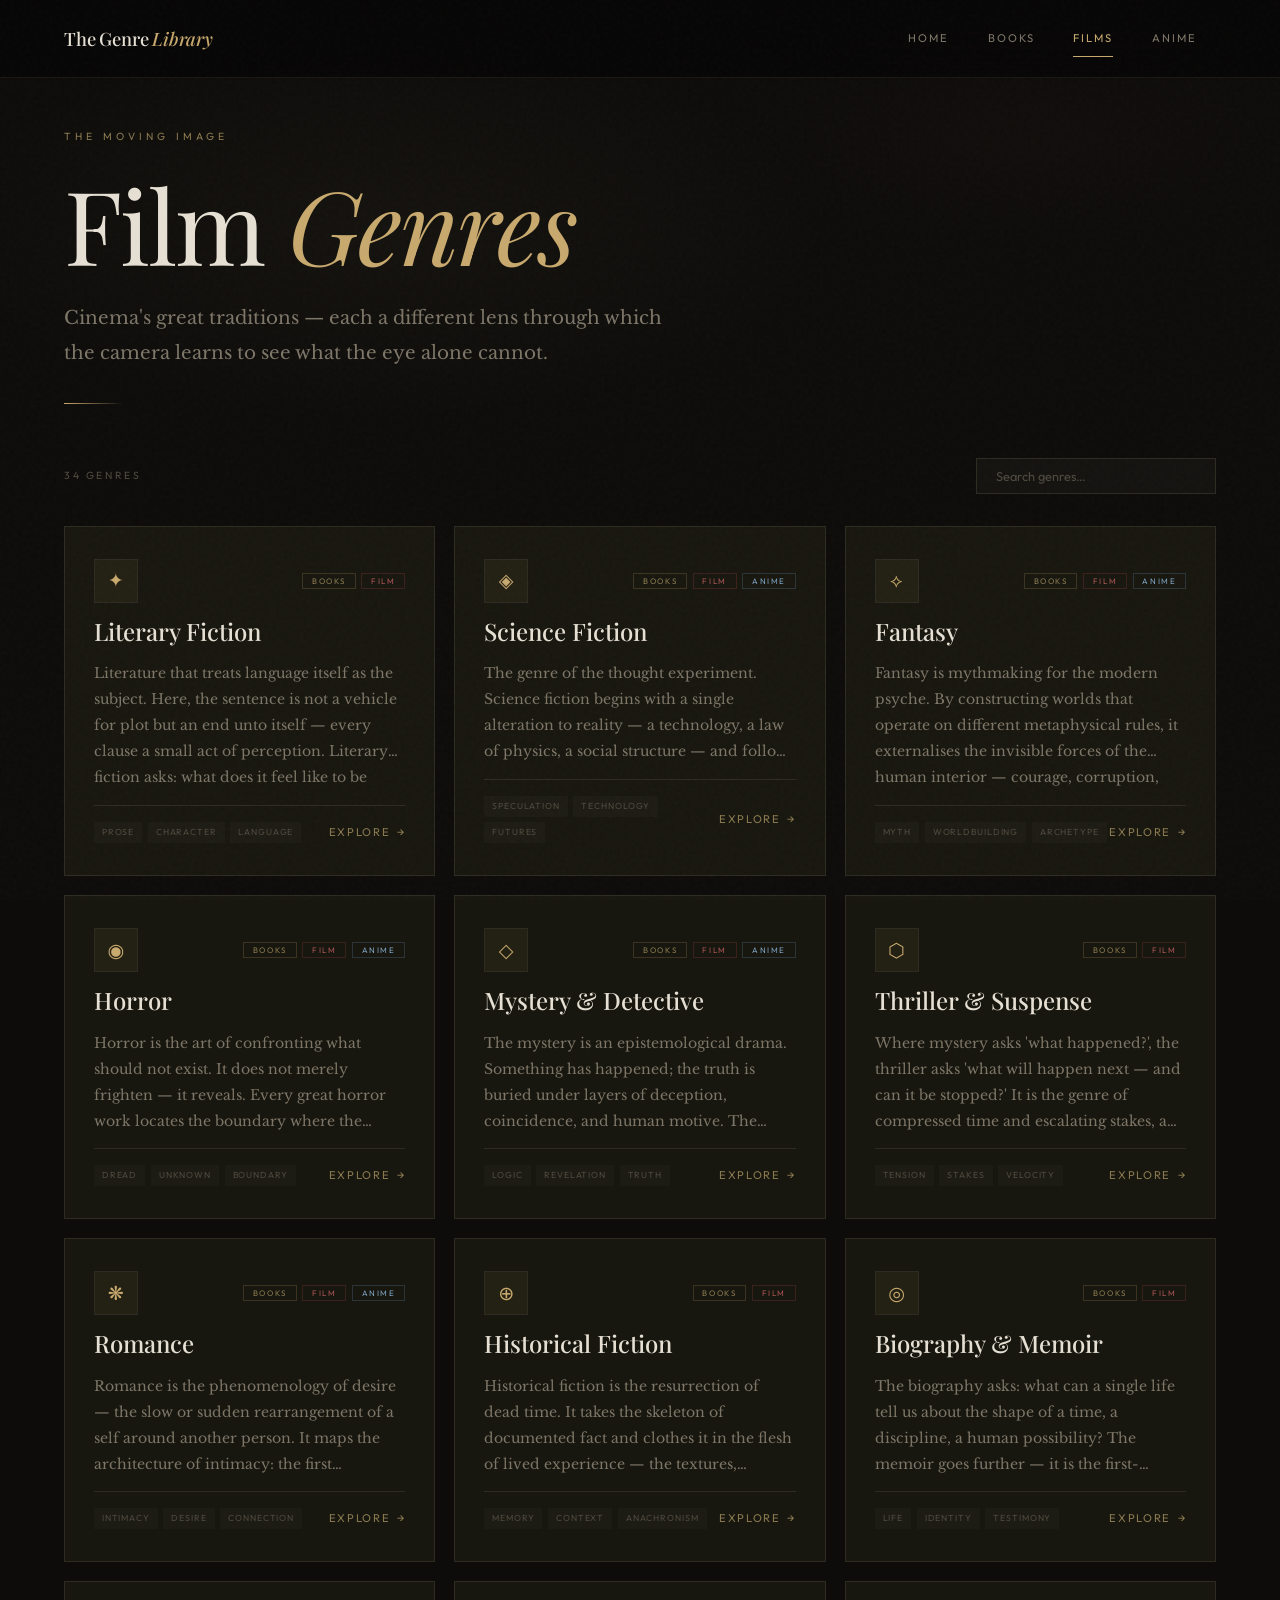
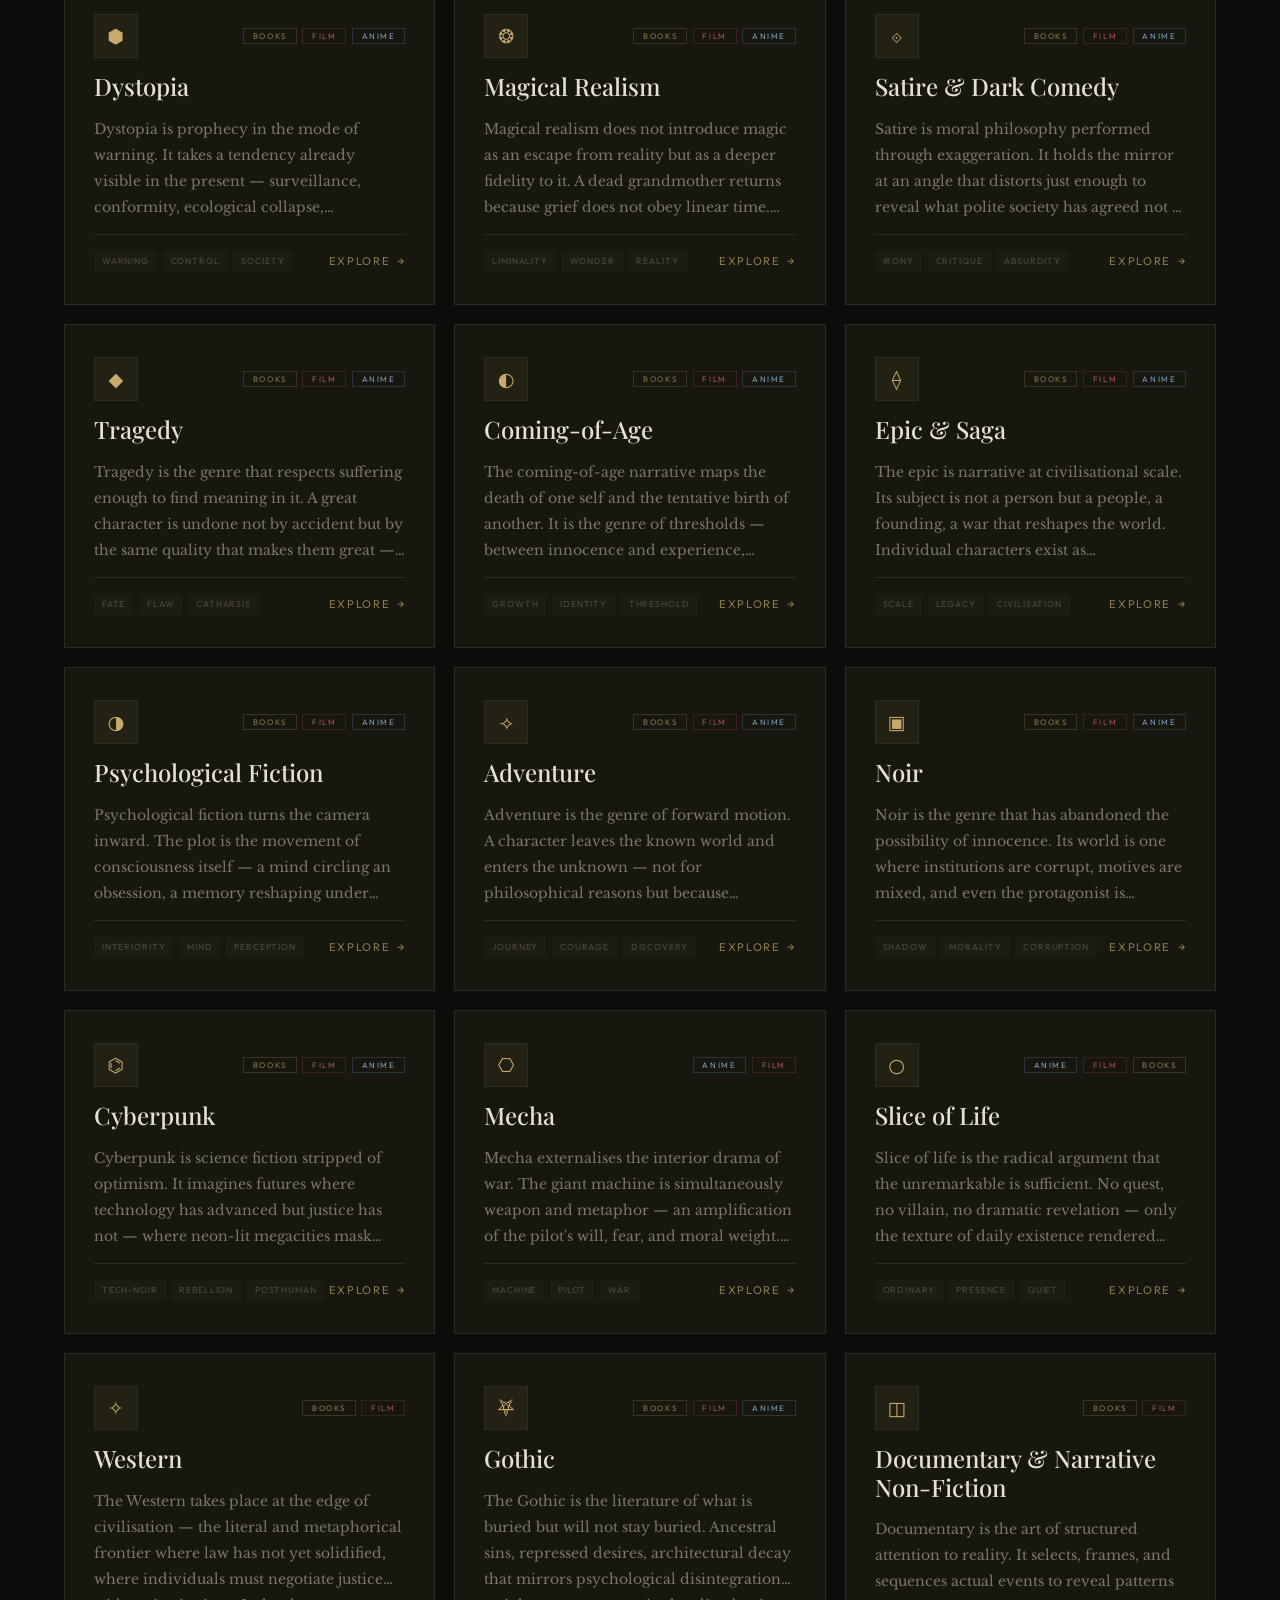
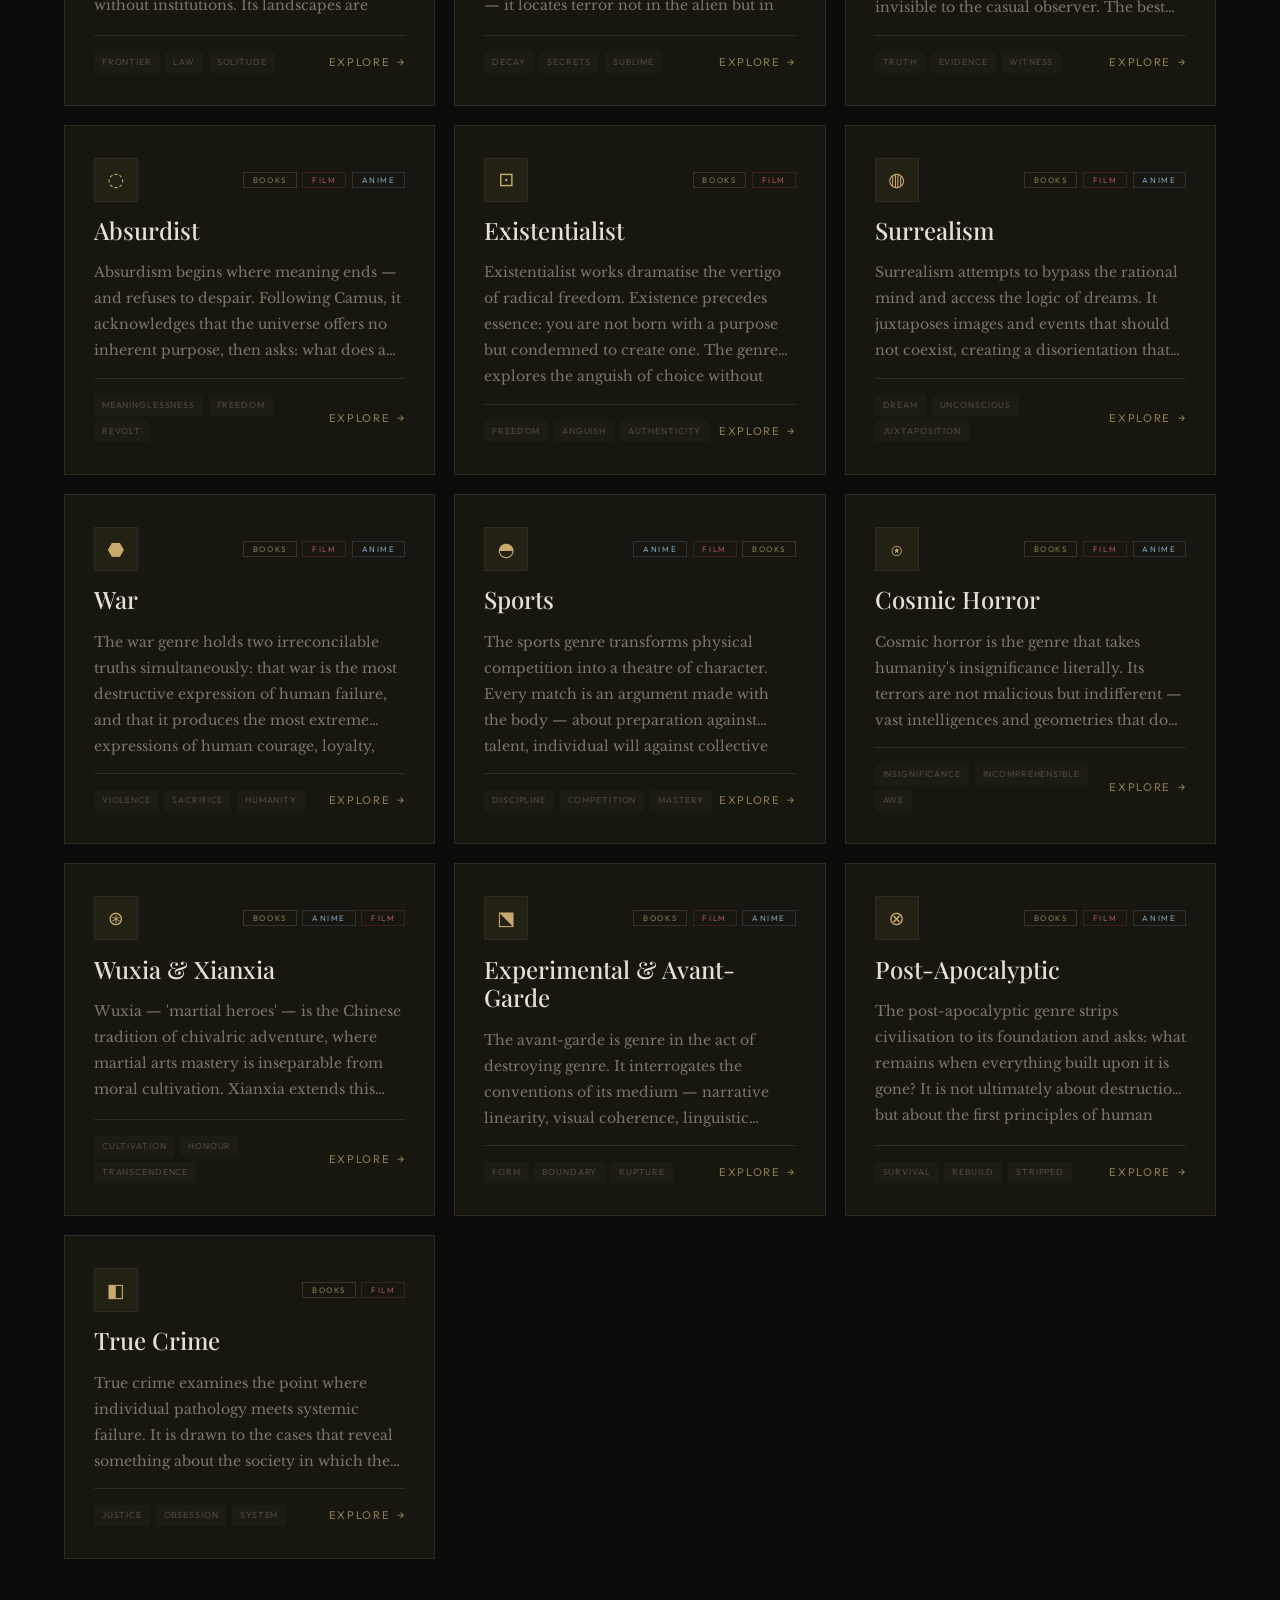
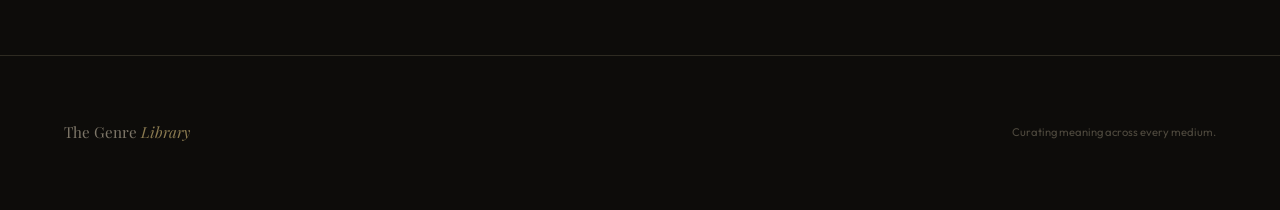
<file: Films.html>
<!DOCTYPE html>
<html lang="en">
<head>
  <meta charset="UTF-8">
  <meta name="viewport" content="width=device-width, initial-scale=1.0">
  <title>Film Genres — The Genre Library</title>
  <style>
/* ═══════════════════════════════════════════
   THE GENRE LIBRARY — Global Stylesheet
   Aesthetic: Literary Editorial / Art-House Cinema
   ═══════════════════════════════════════════ */

@import url('https://fonts.googleapis.com/css2?family=Playfair+Display:ital,wght@0,400;0,500;0,600;0,700;0,800;1,400;1,500;1,600&family=Libre+Baskerville:ital,wght@0,400;0,700;1,400&family=Outfit:wght@200;300;400;500;600;700&display=swap');

*, *::before, *::after { margin: 0; padding: 0; box-sizing: border-box; }

:root {
  --bg-deep: #080706;
  --bg: #0d0c0a;
  --bg-elevated: #141310;
  --bg-card: #18170f;
  --bg-card-hover: #1e1d14;
  --surface: #222018;
  --border: #2e2b22;
  --border-light: #3a362a;
  --gold: #c8a96e;
  --gold-bright: #dfc08a;
  --gold-dim: #8a7a50;
  --gold-faint: rgba(200,169,110,0.06);
  --crimson: #8b3a3a;
  --crimson-soft: #a85454;
  --text: #e6e0d4;
  --text-secondary: #b5ad9e;
  --text-dim: #7d7668;
  --text-muted: #4e493e;
  --display: 'Playfair Display', Georgia, serif;
  --serif: 'Libre Baskerville', Georgia, serif;
  --sans: 'Outfit', system-ui, sans-serif;
  --ease-out-expo: cubic-bezier(0.16, 1, 0.3, 1);
  --ease-out-quart: cubic-bezier(0.25, 1, 0.5, 1);
}

html {
  scroll-behavior: smooth;
  scrollbar-width: thin;
  scrollbar-color: var(--gold-dim) var(--bg);
}

body {
  background: var(--bg);
  color: var(--text);
  font-family: var(--sans);
  line-height: 1.7;
  -webkit-font-smoothing: antialiased;
  -moz-osx-font-smoothing: grayscale;
  overflow-x: hidden;
  min-height: 100vh;
}

/* ── Film Grain Overlay ── */
body::after {
  content: '';
  position: fixed;
  inset: 0;
  pointer-events: none;
  z-index: 9999;
  opacity: 0.025;
  background-image: url("data:image/svg+xml,%3Csvg viewBox='0 0 256 256' xmlns='http://www.w3.org/2000/svg'%3E%3Cfilter id='n'%3E%3CfeTurbulence type='fractalNoise' baseFrequency='0.9' numOctaves='4' stitchTiles='stitch'/%3E%3C/filter%3E%3Crect width='100%25' height='100%25' filter='url(%23n)'/%3E%3C/svg%3E");
  background-repeat: repeat;
}

/* ═══ SELECTION ═══ */
::selection {
  background: var(--gold);
  color: var(--bg);
}

/* ═══ NAVIGATION ═══ */
.site-nav {
  position: fixed;
  top: 0; left: 0; right: 0;
  z-index: 1000;
  display: flex;
  align-items: center;
  justify-content: space-between;
  padding: 1.2rem clamp(1.5rem, 5vw, 4rem);
  background: rgba(8,7,6,0.85);
  backdrop-filter: blur(20px) saturate(1.5);
  -webkit-backdrop-filter: blur(20px) saturate(1.5);
  border-bottom: 1px solid rgba(46,43,34,0.5);
  transition: all 0.4s;
}

.nav-logo {
  font-family: var(--display);
  font-size: 1.15rem;
  font-weight: 500;
  color: var(--text);
  text-decoration: none;
  letter-spacing: -0.01em;
  transition: color 0.3s;
}

.nav-logo em {
  font-style: italic;
  color: var(--gold);
}

.nav-logo:hover { color: var(--gold-bright); }

.nav-links {
  display: flex;
  align-items: center;
  gap: 0;
}

.nav-link {
  font-family: var(--sans);
  font-size: 0.7rem;
  font-weight: 400;
  letter-spacing: 0.18em;
  text-transform: uppercase;
  color: var(--text-dim);
  text-decoration: none;
  padding: 0.6rem 1.2rem;
  position: relative;
  transition: color 0.3s;
}

.nav-link::after {
  content: '';
  position: absolute;
  bottom: 0; left: 1.2rem; right: 1.2rem;
  height: 1px;
  background: var(--gold);
  transform: scaleX(0);
  transform-origin: right;
  transition: transform 0.4s var(--ease-out-expo);
}

.nav-link:hover { color: var(--text-secondary); }
.nav-link:hover::after { transform: scaleX(1); transform-origin: left; }
.nav-link.active { color: var(--gold); }
.nav-link.active::after { transform: scaleX(1); }

/* ── Mobile Nav ── */
.nav-toggle {
  display: none;
  background: none;
  border: none;
  cursor: pointer;
  width: 28px; height: 20px;
  position: relative;
}

.nav-toggle span {
  display: block;
  width: 100%;
  height: 1.5px;
  background: var(--text-dim);
  position: absolute;
  left: 0;
  transition: all 0.3s;
}

.nav-toggle span:nth-child(1) { top: 0; }
.nav-toggle span:nth-child(2) { top: 50%; transform: translateY(-50%); }
.nav-toggle span:nth-child(3) { bottom: 0; }

@media (max-width: 720px) {
  .nav-toggle { display: block; }
  .nav-links {
    position: fixed;
    inset: 0;
    background: rgba(8,7,6,0.97);
    backdrop-filter: blur(30px);
    flex-direction: column;
    justify-content: center;
    gap: 0.5rem;
    opacity: 0;
    pointer-events: none;
    transition: opacity 0.4s;
  }
  .nav-links.open { opacity: 1; pointer-events: all; }
  .nav-link { font-size: 1rem; padding: 1rem 2rem; }
}

/* ═══ PAGE HEADER (medium pages) ═══ */
.page-header {
  padding: clamp(8rem, 14vh, 12rem) clamp(1.5rem, 5vw, 6rem) clamp(3rem, 6vh, 5rem);
  position: relative;
  overflow: hidden;
}

.page-header::before {
  content: '';
  position: absolute;
  inset: 0;
  background:
    radial-gradient(ellipse 50% 60% at 30% 50%, rgba(200,169,110,0.04) 0%, transparent 70%),
    radial-gradient(ellipse 40% 40% at 80% 30%, rgba(139,58,58,0.03) 0%, transparent 60%);
  pointer-events: none;
}

.page-header .header-label {
  font-family: var(--sans);
  font-size: 0.65rem;
  letter-spacing: 0.4em;
  text-transform: uppercase;
  color: var(--gold-dim);
  margin-bottom: 1.5rem;
  opacity: 0;
  animation: fadeUp 0.8s 0.1s forwards;
}

.page-header h1 {
  font-family: var(--display);
  font-size: clamp(3rem, 8vw, 6.5rem);
  font-weight: 400;
  line-height: 1.05;
  letter-spacing: -0.02em;
  opacity: 0;
  animation: fadeUp 0.8s 0.25s forwards;
}

.page-header h1 em {
  font-style: italic;
  color: var(--gold);
}

.page-header .header-desc {
  font-family: var(--serif);
  font-size: clamp(0.95rem, 2vw, 1.15rem);
  font-weight: 400;
  color: var(--text-dim);
  max-width: 600px;
  margin-top: 1.5rem;
  line-height: 1.9;
  opacity: 0;
  animation: fadeUp 0.8s 0.4s forwards;
}

/* horizontal decorative line */
.page-header .header-line {
  width: 60px;
  height: 1px;
  background: linear-gradient(90deg, var(--gold), transparent);
  margin-top: 2rem;
  opacity: 0;
  animation: fadeUp 0.8s 0.55s forwards;
}

/* ═══ GENRE GRID ═══ */
.grid-controls {
  padding: 0 clamp(1.5rem, 5vw, 6rem);
  display: flex;
  align-items: center;
  justify-content: space-between;
  flex-wrap: wrap;
  gap: 1rem;
  margin-bottom: 2rem;
}

.grid-count {
  font-size: 0.65rem;
  letter-spacing: 0.25em;
  text-transform: uppercase;
  color: var(--text-muted);
}

.grid-search {
  background: var(--bg-elevated);
  border: 1px solid var(--border);
  color: var(--text-secondary);
  font-family: var(--sans);
  font-size: 0.8rem;
  padding: 0.55rem 1.2rem;
  width: 240px;
  outline: none;
  transition: border-color 0.3s;
}

.grid-search::placeholder { color: var(--text-muted); }
.grid-search:focus { border-color: var(--gold-dim); }

.genre-grid {
  padding: 0 clamp(1.5rem, 5vw, 6rem) 6rem;
  display: grid;
  grid-template-columns: repeat(auto-fill, minmax(360px, 1fr));
  gap: 1.2rem;
}

@media (max-width: 500px) {
  .genre-grid { grid-template-columns: 1fr; }
}

/* ═══ GENRE CARD ═══ */
.genre-card {
  background: var(--bg-card);
  border: 1px solid var(--border);
  padding: 2rem 1.8rem;
  position: relative;
  overflow: hidden;
  text-decoration: none;
  color: inherit;
  display: flex;
  flex-direction: column;
  gap: 0.9rem;
  transition: all 0.5s var(--ease-out-expo);
  opacity: 0;
  transform: translateY(16px);
}

.genre-card.visible {
  opacity: 1;
  transform: translateY(0);
}

.genre-card::before {
  content: '';
  position: absolute;
  top: 0; left: 0;
  width: 100%; height: 2px;
  background: linear-gradient(90deg, var(--gold), var(--crimson-soft), transparent);
  opacity: 0;
  transition: opacity 0.5s;
}

.genre-card::after {
  content: '';
  position: absolute;
  inset: 0;
  background: radial-gradient(ellipse at 20% 20%, rgba(200,169,110,0.03) 0%, transparent 60%);
  opacity: 0;
  transition: opacity 0.5s;
}

.genre-card:hover {
  background: var(--bg-card-hover);
  border-color: var(--border-light);
  transform: translateY(-6px);
  box-shadow: 0 24px 80px rgba(0,0,0,0.5), 0 0 0 1px rgba(200,169,110,0.05);
}

.genre-card:hover::before { opacity: 1; }
.genre-card:hover::after { opacity: 1; }

.card-row-top {
  display: flex;
  align-items: center;
  justify-content: space-between;
  position: relative;
  z-index: 1;
}

.card-icon {
  width: 44px; height: 44px;
  display: flex;
  align-items: center;
  justify-content: center;
  font-size: 1.2rem;
  border: 1px solid var(--border);
  background: var(--gold-faint);
  color: var(--gold);
  flex-shrink: 0;
}

.card-badges {
  display: flex;
  gap: 0.35rem;
}

.card-badge {
  font-size: 0.5rem;
  letter-spacing: 0.2em;
  text-transform: uppercase;
  color: var(--text-muted);
  border: 1px solid var(--border);
  padding: 0.2rem 0.55rem;
  line-height: 1;
}

.card-badge.books { border-color: rgba(200,169,110,0.2); color: var(--gold-dim); }
.card-badge.film { border-color: rgba(139,58,58,0.3); color: var(--crimson-soft); }
.card-badge.anime { border-color: rgba(100,140,180,0.25); color: #7ba0c0; }

.card-title {
  font-family: var(--display);
  font-size: 1.5rem;
  font-weight: 500;
  color: var(--text);
  line-height: 1.2;
  position: relative;
  z-index: 1;
}

.card-def {
  font-family: var(--serif);
  font-size: 0.88rem;
  font-weight: 400;
  color: var(--text-dim);
  line-height: 1.85;
  flex-grow: 1;
  position: relative;
  z-index: 1;
  /* Show 3 lines, truncate */
  display: -webkit-box;
  -webkit-line-clamp: 4;
  -webkit-box-orient: vertical;
  overflow: hidden;
}

.card-bottom {
  display: flex;
  align-items: center;
  justify-content: space-between;
  padding-top: 1rem;
  border-top: 1px solid var(--border);
  position: relative;
  z-index: 1;
}

.card-tags {
  display: flex;
  gap: 0.35rem;
  flex-wrap: wrap;
}

.card-tag {
  font-size: 0.55rem;
  letter-spacing: 0.1em;
  text-transform: uppercase;
  color: var(--text-muted);
  background: rgba(255,255,255,0.02);
  padding: 0.18rem 0.5rem;
}

.card-arrow {
  font-size: 0.7rem;
  letter-spacing: 0.15em;
  text-transform: uppercase;
  color: var(--gold-dim);
  transition: all 0.3s;
  display: flex;
  align-items: center;
  gap: 0.4rem;
}

.card-arrow::after {
  content: '→';
  transition: transform 0.3s var(--ease-out-expo);
}

.genre-card:hover .card-arrow { color: var(--gold); }
.genre-card:hover .card-arrow::after { transform: translateX(4px); }

/* ═══ GENRE DETAIL PAGE ═══ */
.genre-detail {
  padding: clamp(8rem, 14vh, 12rem) clamp(1.5rem, 5vw, 8rem) 4rem;
  max-width: 900px;
  margin: 0 auto;
}

.genre-detail .back-link {
  font-size: 0.65rem;
  letter-spacing: 0.25em;
  text-transform: uppercase;
  color: var(--text-muted);
  text-decoration: none;
  display: inline-flex;
  align-items: center;
  gap: 0.5rem;
  margin-bottom: 2.5rem;
  transition: color 0.3s;
}

.genre-detail .back-link:hover { color: var(--gold); }

.genre-detail .detail-icon {
  font-size: 2.5rem;
  margin-bottom: 1.5rem;
  display: block;
}

.genre-detail h1 {
  font-family: var(--display);
  font-size: clamp(2.5rem, 6vw, 4.5rem);
  font-weight: 500;
  line-height: 1.1;
  margin-bottom: 1rem;
}

.genre-detail .detail-badges {
  display: flex;
  gap: 0.5rem;
  margin-bottom: 2.5rem;
}

.genre-detail .detail-def {
  font-family: var(--serif);
  font-size: clamp(1.05rem, 2.2vw, 1.2rem);
  font-weight: 400;
  color: var(--text-secondary);
  line-height: 2;
  margin-bottom: 3rem;
}

.detail-section {
  margin-top: 3rem;
  padding-top: 2.5rem;
  border-top: 1px solid var(--border);
}

.detail-section h2 {
  font-family: var(--sans);
  font-size: 0.65rem;
  letter-spacing: 0.35em;
  text-transform: uppercase;
  color: var(--gold-dim);
  margin-bottom: 1.5rem;
}

.review-placeholder {
  font-family: var(--serif);
  font-size: 1rem;
  color: var(--text-muted);
  font-style: italic;
  padding: 2.5rem 2rem;
  border: 1px dashed var(--border);
  text-align: center;
  line-height: 1.8;
}

.related-tags {
  display: flex;
  flex-wrap: wrap;
  gap: 0.5rem;
  margin-top: 1.5rem;
}

.related-tag {
  font-size: 0.7rem;
  letter-spacing: 0.1em;
  color: var(--text-dim);
  border: 1px solid var(--border);
  padding: 0.4rem 1rem;
  text-transform: uppercase;
  transition: all 0.3s;
}

.related-tag:hover {
  border-color: var(--gold-dim);
  color: var(--gold);
}

/* ═══ HERO (index) ═══ */
.hero {
  min-height: 100vh;
  display: flex;
  flex-direction: column;
  justify-content: center;
  align-items: center;
  text-align: center;
  padding: 4rem 2rem;
  position: relative;
  overflow: hidden;
}

.hero::before {
  content: '';
  position: absolute;
  inset: 0;
  background:
    radial-gradient(ellipse 50% 45% at 50% 40%, rgba(200,169,110,0.05) 0%, transparent 70%),
    radial-gradient(ellipse 60% 50% at 20% 80%, rgba(139,58,58,0.03) 0%, transparent 60%),
    radial-gradient(ellipse 30% 30% at 80% 20%, rgba(200,169,110,0.02) 0%, transparent 50%);
  pointer-events: none;
}

/* decorative giant letter */
.hero::after {
  content: 'G';
  position: absolute;
  font-family: var(--display);
  font-size: clamp(20rem, 40vw, 50rem);
  font-weight: 800;
  color: rgba(200,169,110,0.015);
  top: 50%; left: 50%;
  transform: translate(-50%, -50%);
  pointer-events: none;
  line-height: 1;
}

.hero-label {
  font-family: var(--sans);
  font-size: 0.65rem;
  letter-spacing: 0.45em;
  text-transform: uppercase;
  color: var(--gold-dim);
  margin-bottom: 2rem;
  opacity: 0; animation: fadeUp 0.9s 0.2s forwards;
}

.hero h1 {
  font-family: var(--display);
  font-size: clamp(3.5rem, 10vw, 9rem);
  font-weight: 400;
  line-height: 1.02;
  letter-spacing: -0.025em;
  opacity: 0; animation: fadeUp 0.9s 0.35s forwards;
}

.hero h1 em { font-style: italic; color: var(--gold); }

.hero-sub {
  font-family: var(--serif);
  font-size: clamp(0.95rem, 2vw, 1.15rem);
  font-weight: 400;
  color: var(--text-dim);
  max-width: 540px;
  margin-top: 1.8rem;
  line-height: 1.9;
  opacity: 0; animation: fadeUp 0.9s 0.5s forwards;
}

.hero-cta {
  display: flex;
  gap: 1rem;
  margin-top: 3.5rem;
  flex-wrap: wrap;
  justify-content: center;
  opacity: 0; animation: fadeUp 0.9s 0.65s forwards;
}

.hero-cta a {
  font-family: var(--sans);
  font-size: 0.7rem;
  letter-spacing: 0.18em;
  text-transform: uppercase;
  text-decoration: none;
  padding: 0.85rem 2.2rem;
  transition: all 0.4s var(--ease-out-expo);
  position: relative;
}

.cta-primary {
  background: var(--gold);
  color: var(--bg);
  font-weight: 600;
}

.cta-primary:hover {
  background: var(--gold-bright);
  transform: translateY(-2px);
  box-shadow: 0 8px 30px rgba(200,169,110,0.2);
}

.cta-secondary {
  border: 1px solid var(--border);
  color: var(--text-dim);
}

.cta-secondary:hover {
  border-color: var(--gold-dim);
  color: var(--gold);
}

.scroll-indicator {
  position: absolute;
  bottom: 2.5rem;
  left: 50%; transform: translateX(-50%);
  display: flex;
  flex-direction: column;
  align-items: center;
  gap: 0.6rem;
  opacity: 0; animation: fadeUp 0.9s 1s forwards;
}

.scroll-indicator span {
  font-size: 0.55rem;
  letter-spacing: 0.3em;
  text-transform: uppercase;
  color: var(--text-muted);
}

.scroll-bar {
  width: 1px; height: 36px;
  background: linear-gradient(to bottom, var(--gold-dim), transparent);
  animation: scrollPulse 2.5s ease-in-out infinite;
}

/* ═══ HOME SECTIONS ═══ */
.home-section {
  padding: 5rem clamp(1.5rem, 5vw, 6rem);
  border-top: 1px solid var(--border);
}

.home-section .section-top {
  display: flex;
  align-items: baseline;
  justify-content: space-between;
  flex-wrap: wrap;
  gap: 1rem;
  margin-bottom: 2.5rem;
}

.home-section h2 {
  font-family: var(--display);
  font-size: clamp(1.8rem, 4vw, 2.5rem);
  font-weight: 400;
}

.home-section h2 em { font-style: italic; color: var(--gold); }

.section-link {
  font-size: 0.65rem;
  letter-spacing: 0.2em;
  text-transform: uppercase;
  color: var(--gold-dim);
  text-decoration: none;
  display: flex;
  align-items: center;
  gap: 0.4rem;
  transition: color 0.3s;
}

.section-link:hover { color: var(--gold); }

.home-grid {
  display: grid;
  grid-template-columns: repeat(auto-fill, minmax(340px, 1fr));
  gap: 1.2rem;
}

@media (max-width: 500px) {
  .home-grid { grid-template-columns: 1fr; }
}

/* ═══ STATS BAR ═══ */
.stats-bar {
  display: grid;
  grid-template-columns: repeat(auto-fit, minmax(180px, 1fr));
  gap: 1px;
  background: var(--border);
  border-top: 1px solid var(--border);
  border-bottom: 1px solid var(--border);
}

.stat-item {
  background: var(--bg-elevated);
  padding: 2.5rem 2rem;
  text-align: center;
}

.stat-number {
  font-family: var(--display);
  font-size: 2.8rem;
  font-weight: 400;
  color: var(--gold);
  line-height: 1;
}

.stat-label {
  font-size: 0.6rem;
  letter-spacing: 0.25em;
  text-transform: uppercase;
  color: var(--text-muted);
  margin-top: 0.6rem;
}

/* ═══ FOOTER ═══ */
.site-footer {
  padding: 4rem clamp(1.5rem, 5vw, 6rem);
  border-top: 1px solid var(--border);
  display: flex;
  align-items: center;
  justify-content: space-between;
  flex-wrap: wrap;
  gap: 1rem;
}

.footer-brand {
  font-family: var(--display);
  font-size: 0.95rem;
  color: var(--text-dim);
}

.footer-brand em { font-style: italic; color: var(--gold-dim); }

.footer-note {
  font-size: 0.7rem;
  color: var(--text-muted);
}

/* ═══ ANIMATIONS ═══ */
@keyframes fadeUp {
  from { opacity: 0; transform: translateY(18px); }
  to { opacity: 1; transform: translateY(0); }
}

@keyframes scrollPulse {
  0%, 100% { opacity: 0.2; }
  50% { opacity: 0.8; }
}

/* ═══ NO RESULTS ═══ */
.no-results {
  grid-column: 1 / -1;
  text-align: center;
  padding: 4rem 2rem;
  font-family: var(--serif);
  font-style: italic;
  color: var(--text-muted);
  font-size: 1rem;
}

/* ═══ PAGE TRANSITION ═══ */
.page-content {
  animation: pageIn 0.6s var(--ease-out-expo);
}

@keyframes pageIn {
  from { opacity: 0; }
  to { opacity: 1; }
}

</style>
</head>
<body>
  <nav class="site-nav">
    <a href="index.html" class="nav-logo">The Genre <em>Library</em></a>
    <button class="nav-toggle"><span></span><span></span><span></span></button>
    <div class="nav-links">
      <a href="index.html" class="nav-link" data-page="home">Home</a>
      <a href="books.html" class="nav-link" data-page="books">Books</a>
      <a href="films.html" class="nav-link" data-page="films">Films</a>
      <a href="anime.html" class="nav-link" data-page="anime">Anime</a>
    </div>
  </nav>

  <div class="page-content">
    <header class="page-header">
      <p class="header-label">The Moving Image</p>
      <h1>Film <em>Genres</em></h1>
      <p class="header-desc">Cinema's great traditions — each a different lens through which the camera learns to see what the eye alone cannot.</p>
      <div class="header-line"></div>
    </header>

    <div class="grid-controls">
      <span class="grid-count" id="count"></span>
      <input type="text" class="grid-search" id="search" placeholder="Search genres…">
    </div>

    <div class="genre-grid" id="grid"></div>

    <footer class="site-footer">
      <div class="footer-brand">The Genre <em>Library</em></div>
      <div class="footer-note">Curating meaning across every medium.</div>
    </footer>
  </div>

  <script>
// ═══════════════════════════════════════════
// THE GENRE LIBRARY — Genre Data
// ═══════════════════════════════════════════

const GENRES = [
  // ─── LITERARY & PROSE ───
  {
    id: "literary-fiction",
    title: "Literary Fiction",
    icon: "✦",
    medium: ["books", "film"],
    tags: ["prose", "character", "language"],
    definition: "Literature that treats language itself as the subject. Here, the sentence is not a vehicle for plot but an end unto itself — every clause a small act of perception. Literary fiction asks: what does it feel like to be conscious, to notice, to fail at understanding another person? It is prose that slows time.",
    extended: "The distinction between literary and genre fiction is not one of quality but of orientation. Genre fiction optimises for the satisfaction of pattern — the mystery solved, the quest completed, the lovers united. Literary fiction optimises for the quality of attention. It trades the momentum of plot for the density of observation, asking the reader to inhabit a moment rather than race toward a resolution. At its best, it makes the familiar strange and the strange recognisable. At its worst, it mistakes obscurity for depth. The tradition runs from Flaubert's obsessive sentences through Woolf's interior cathedrals to the quiet devastations of Marilynne Robinson."
  },
  {
    id: "science-fiction",
    title: "Science Fiction",
    icon: "◈",
    medium: ["books", "film", "anime"],
    tags: ["speculation", "technology", "futures"],
    definition: "The genre of the thought experiment. Science fiction begins with a single alteration to reality — a technology, a law of physics, a social structure — and follows its consequences with rigorous honesty. It is philosophy performed in narrative: not 'what is?' but 'what if?' and more importantly, 'what then?'",
    extended: "Science fiction is the only literary form that takes the future seriously as a subject. All other genres are set in the past or present, even when they pretend otherwise. SF alone asks: if this trend continues, if this invention arrives, if this boundary is crossed — what kind of world results, and what kind of people inhabit it? The genre's power lies not in prediction (it is almost always wrong about specifics) but in rehearsal. It lets civilisations practice their responses to change before the change arrives. From Wells to Asimov to Le Guin to Liu Cixin, the tradition's great works are those that change how their readers think about the present by showing them a future they hadn't considered."
  },
  {
    id: "fantasy",
    title: "Fantasy",
    icon: "⟡",
    medium: ["books", "film", "anime"],
    tags: ["myth", "worldbuilding", "archetype"],
    definition: "Fantasy is mythmaking for the modern psyche. By constructing worlds that operate on different metaphysical rules, it externalises the invisible forces of the human interior — courage, corruption, fate, free will. The dragon is never just a dragon. It is whatever we have not yet dared to face.",
    extended: "Where science fiction extrapolates from the known, fantasy generates from the imagined. Its raw materials are the archetypes of collective myth: the journey into the underworld, the reluctant hero, the corrupting ring of power, the mentor who must be surpassed. Tolkien understood that these were not escapist tropes but psychological truths dressed in narrative clothing. The best fantasy worldbuilding is not an exercise in cartography but in metaphysics — it asks what kind of universe would make certain virtues necessary and certain temptations irresistible. The genre ranges from the epic (Tolkien, Jordan, Sanderson) to the intimate (Le Guin, McKillip) to the subversive (Miéville, Abercrombie), but its constant is the insistence that reality is larger than what materialism admits."
  },
  {
    id: "horror",
    title: "Horror",
    icon: "◉",
    medium: ["books", "film", "anime"],
    tags: ["dread", "unknown", "boundary"],
    definition: "Horror is the art of confronting what should not exist. It does not merely frighten — it reveals. Every great horror work locates the boundary where the familiar dissolves into the incomprehensible, where the self meets something it cannot absorb. It is the genre that takes the question 'what lies beyond understanding?' with absolute seriousness.",
    extended: "Horror's philosophical ancestor is the concept of the sublime — that which exceeds the mind's capacity to contain it. But where Romantic sublimity was awe-struck by mountains and storms, horror is awe-struck by wrongness: the face that almost looks human, the house that has too many rooms, the silence that has texture. Its deepest works (Shirley Jackson, Thomas Ligotti, Junji Ito) are not about monsters but about the fragility of the categories we use to make the world safe — inside/outside, alive/dead, self/other. When these categories fail, horror begins. The genre endures because those categories are always failing, and we need stories that acknowledge it."
  },
  {
    id: "mystery-detective",
    title: "Mystery & Detective",
    icon: "◇",
    medium: ["books", "film", "anime"],
    tags: ["logic", "revelation", "truth"],
    definition: "The mystery is an epistemological drama. Something has happened; the truth is buried under layers of deception, coincidence, and human motive. The detective is a philosopher of the particular — reconstructing reality from fragments, proving that the world, however chaotic, is ultimately knowable. The reveal is not merely a surprise; it is an argument for order.",
    extended: "The detective story is the Enlightenment's favourite genre. It enshrines the belief that reason, properly applied, can penetrate any darkness. From Poe's Dupin through Doyle's Holmes to Christie's Poirot, the tradition celebrates the mind that sees what others miss. But the genre's evolution has complicated this faith. Hardboiled mysteries (Chandler, Hammett) introduced a world where the solution brings no satisfaction because the corruption runs too deep. Contemporary mysteries (Tana French, Stieg Larsson) often reveal that the greatest mystery is not 'who did it?' but 'why does it matter?' The genre's deepest pleasure is not the surprise of the reveal but the architecture of its construction — the feeling that every detail was placed with intent."
  },
  {
    id: "thriller-suspense",
    title: "Thriller & Suspense",
    icon: "⬡",
    medium: ["books", "film"],
    tags: ["tension", "stakes", "velocity"],
    definition: "Where mystery asks 'what happened?', the thriller asks 'what will happen next — and can it be stopped?' It is the genre of compressed time and escalating stakes, a narrative engine built on the tension between knowledge and helplessness. The reader knows the danger before the character does, and that dramatic irony is the source of its unbearable momentum.",
    extended: "Hitchcock called it the bomb under the table: the audience sees it, the characters don't, and the resulting tension is almost physical. The thriller is the most embodied of genres — it aims for the pulse, the held breath, the involuntary lean forward. But the best thrillers (le Carré, Highsmith, Denis Villeneuve's films) understand that mere danger is not suspense. True suspense requires moral complexity — a protagonist whose choices are constrained, whose values are tested, whose victory would cost something essential. The ticking clock is a structure, not a subject. The subject is always: what would you sacrifice to survive?"
  },
  {
    id: "romance",
    title: "Romance",
    icon: "❋",
    medium: ["books", "film", "anime"],
    tags: ["intimacy", "desire", "connection"],
    definition: "Romance is the phenomenology of desire — the slow or sudden rearrangement of a self around another person. It maps the architecture of intimacy: the first recognition, the obstacles that clarify longing, the surrender that is also a becoming. At its best, romance argues that love is not escape from the self but its most demanding expansion.",
    extended: "Romance is the most dismissed and most read genre in literature, a paradox that reveals more about cultural prejudices than about the genre itself. Its emotional logic is precise: two people who need each other must overcome the barriers (internal and external) that prevent their union. The 'happily ever after' is not naïveté — it is a structural commitment, a promise that the narrative will honour the emotional investment of its reader. The genre's range is vast, from Austen's social precision to Heyer's historical wit to contemporary authors like Talia Hibbert and Casey McQuiston. The best romance writers understand that falling in love is the most psychologically complex event in ordinary human life, and they render that complexity with the seriousness it deserves."
  },
  {
    id: "historical-fiction",
    title: "Historical Fiction",
    icon: "⊕",
    medium: ["books", "film"],
    tags: ["memory", "context", "anachronism"],
    definition: "Historical fiction is the resurrection of dead time. It takes the skeleton of documented fact and clothes it in the flesh of lived experience — the textures, anxieties, and assumptions that no archive can preserve. It reveals that the past was not inevitable; it was as uncertain, as contested, and as human as our own present.",
    extended: "The historian's task is accuracy; the historical novelist's task is truth. These are not the same thing. A historian can tell you that a battle was fought on a certain date with certain casualties. A historical novelist can make you understand what it felt like to stand in that field not knowing the outcome, not knowing you were living in what someone else would later call history. The genre's great challenge is anachronism — not the factual kind (wrong weapons, wrong clothing) but the psychological kind: projecting modern consciousness onto people who thought differently about God, death, gender, the self. Writers like Hilary Mantel, Umberto Eco, and Amitav Ghosh succeed by taking the strangeness of the past seriously."
  },
  {
    id: "philosophy-thought",
    title: "Philosophy & Thought",
    icon: "∞",
    medium: ["books"],
    tags: ["reason", "existence", "inquiry"],
    definition: "Not a genre of answers but of questions held open. Philosophical writing attempts to see the scaffolding beneath experience — the assumptions we never examine, the categories we treat as natural. It is the discipline of following a thought to its conclusion even when the conclusion is uncomfortable, and of beginning again when it collapses.",
    extended: "Philosophy is the only genre that explicitly questions its own right to exist. Every generation of philosophers begins by asking whether philosophy is even possible, and this self-interrogation is not a weakness but its defining strength. From Plato's dialogues to Nietzsche's aphorisms to Wittgenstein's propositions, the form of philosophical writing has always been inseparable from its content. The essay (Montaigne, Emerson), the treatise (Kant, Rawls), the fragment (Pascal, Cioran), the meditation (Descartes, Marcus Aurelius) — each form encodes a different theory of how truth is best approached. Reading philosophy is not consuming information; it is practicing a mode of attention."
  },
  {
    id: "biography-memoir",
    title: "Biography & Memoir",
    icon: "◎",
    medium: ["books", "film"],
    tags: ["life", "identity", "testimony"],
    definition: "The biography asks: what can a single life tell us about the shape of a time, a discipline, a human possibility? The memoir goes further — it is the first-person archaeology of experience, the attempt to understand one's own life as a coherent, or beautifully incoherent, whole. Both forms argue that the particular is the shortest path to the universal.",
    extended: "Biography is the art of selection — from the infinite details of a life, which ones reveal character? The biographer must resist two temptations: hagiography (making the subject a saint) and reductionism (explaining them away). The best biographies (Isaacson's on Jobs and Musk, Caro's on Lyndon Johnson, Hermione Lee's on Virginia Woolf) achieve a third thing: they make you understand how it felt to be that person, to face their particular set of impossible choices. Memoir, meanwhile, is biography without the safety of distance. The memoirist must be both subject and investigator, must interrogate their own memory knowing that memory is never neutral. It is always already a narrative, always already shaped by what the self needs to believe about itself."
  },
  {
    id: "dystopia",
    title: "Dystopia",
    icon: "⬢",
    medium: ["books", "film", "anime"],
    tags: ["warning", "control", "society"],
    definition: "Dystopia is prophecy in the mode of warning. It takes a tendency already visible in the present — surveillance, conformity, ecological collapse, ideological purity — and accelerates it to its logical extreme. The dystopian world is never truly alien; it is our own world with its masks removed. Its horror lies not in implausibility but in recognition.",
    extended: "The dystopian tradition splits into two branches. The totalitarian branch (Orwell, Huxley, Zamyatin) warns against the concentration of power — the state that sees everything, the pleasure that numbs everything, the uniformity that destroys everything. The ecological branch (Atwood, Octavia Butler, Paolo Bacigalupi) warns against the consequences of consumption — worlds where the bill for industrial civilisation has finally come due. Both branches share the conviction that the present contains the seeds of catastrophe, and that fiction can make those seeds visible before they bloom. The genre's political power is undeniable: '1984' and 'Brave New World' have shaped how entire generations think about freedom and control."
  },
  {
    id: "magical-realism",
    title: "Magical Realism",
    icon: "❂",
    medium: ["books", "film", "anime"],
    tags: ["liminality", "wonder", "reality"],
    definition: "Magical realism does not introduce magic as an escape from reality but as a deeper fidelity to it. A dead grandmother returns because grief does not obey linear time. Rain falls for four years because political despair has that quality. The 'magical' element is simply the visible surface of an emotional or historical truth too large for realism to contain.",
    extended: "Born in Latin American literature (García Márquez, Borges, Allende) but practiced worldwide (Rushdie, Murakami, Okri), magical realism is not fantasy misidentified. Fantasy builds complete alternative worlds; magical realism inserts the impossible into the recognisably real, and treats it with the same matter-of-fact tone as a bus schedule. This tonal flatness is the genre's signature and its philosophy: if the emotional truth of an experience is supernatural in intensity, then a supernatural event is the most realistic way to represent it. The genre is particularly suited to post-colonial literatures, where history itself — its violence, its erasures, its survivals — exceeds what conventional realism can hold."
  },
  {
    id: "satire-dark-comedy",
    title: "Satire & Dark Comedy",
    icon: "⟐",
    medium: ["books", "film", "anime"],
    tags: ["irony", "critique", "absurdity"],
    definition: "Satire is moral philosophy performed through exaggeration. It holds the mirror at an angle that distorts just enough to reveal what polite society has agreed not to see. The laughter it produces is never comfortable — it is the involuntary recognition of a truth we had been successfully ignoring. Dark comedy adds: even the recognition itself is absurd.",
    extended: "Swift proposed eating babies. Voltaire sent a naïf through a world of horrors with unshakeable optimism. Kubrick turned nuclear annihilation into farce. The satirist's method is always the same: take a social reality and amplify it until its absurdity becomes undeniable. The risk is that the audience mistakes the exaggeration for the point, when the point is always the reality the exaggeration reveals. Dark comedy extends this into existential territory — it finds humour not just in social failure but in the fundamental conditions of existence: mortality, meaninglessness, the gap between intention and outcome. It is the laughter of people who have looked at the void and decided that silence is worse than a joke."
  },
  {
    id: "tragedy",
    title: "Tragedy",
    icon: "◆",
    medium: ["books", "film", "anime"],
    tags: ["fate", "flaw", "catharsis"],
    definition: "Tragedy is the genre that respects suffering enough to find meaning in it. A great character is undone not by accident but by the same quality that makes them great — ambition, loyalty, love pursued without limit. Aristotle called its effect catharsis: the purification that comes from witnessing the full weight of human consequence, and surviving the witnessing.",
    extended: "From Sophocles to Shakespeare to Arthur Miller, tragedy has maintained a remarkably stable structure: a person of significance makes a choice that, given who they are, they could not have avoided making — and that choice destroys them. The hamartia (fatal flaw) is never a simple error; it is the dark side of a virtue. Macbeth's ambition, Othello's trust, Oedipus's relentless pursuit of truth — these are the qualities that make them admirable, and the qualities that annihilate them. Tragedy's emotional power lies in this double vision: we see the character as both free and fated, both responsible and innocent. It is the most morally serious of genres because it refuses the consolation of blame."
  },
  {
    id: "coming-of-age",
    title: "Coming-of-Age",
    icon: "◐",
    medium: ["books", "film", "anime"],
    tags: ["growth", "identity", "threshold"],
    definition: "The coming-of-age narrative maps the death of one self and the tentative birth of another. It is the genre of thresholds — between innocence and experience, dependence and autonomy, the world as given and the world as chosen. Its power lies in the universality of that passage: everyone has stood at the border of who they were and who they might become.",
    extended: "The bildungsroman — the novel of formation — is one of literature's oldest and most resilient forms. From Goethe's Wilhelm Meister to Salinger's Catcher in the Rye to Chbosky's Perks of Being a Wallflower, it tracks the moment when a young person's model of the world proves insufficient and must be rebuilt. The genre's emotional register is unique: it combines the intensity of first experience with the retrospective awareness that this intensity will never quite return. Coming-of-age stories in anime (Your Name, A Silent Voice) and film (Stand By Me, Boyhood) exploit visual media's ability to literalise the passage of time, making the viewer complicit in the character's transformation."
  },
  {
    id: "epic-saga",
    title: "Epic & Saga",
    icon: "⟠",
    medium: ["books", "film", "anime"],
    tags: ["scale", "legacy", "civilisation"],
    definition: "The epic is narrative at civilisational scale. Its subject is not a person but a people, a founding, a war that reshapes the world. Individual characters exist as embodiments of forces larger than themselves — duty, hubris, destiny. The saga extends this across generations, arguing that meaning is not found in a single life but in the patterns that repeat across many.",
    extended: "The epic tradition begins with Homer and the Mahabharata — stories so foundational that entire cultures defined themselves by them. Its modern descendants (Tolkien's Lord of the Rings, Herbert's Dune, Martin's A Song of Ice and Fire) retain the essential qualities: vast scope, mythic resonance, and the conviction that individual heroism matters precisely because the stakes are civilisational. The saga form (the Icelandic sagas, Dumas's family chronicles, anime like Legend of the Galactic Heroes) adds a temporal dimension, tracing how the decisions of one generation become the constraints of the next. Both forms remind us that we are not the first to face the problems we face, and that how we respond will echo."
  },
  {
    id: "psychological-fiction",
    title: "Psychological Fiction",
    icon: "◑",
    medium: ["books", "film", "anime"],
    tags: ["interiority", "mind", "perception"],
    definition: "Psychological fiction turns the camera inward. The plot is the movement of consciousness itself — a mind circling an obsession, a memory reshaping under pressure, a perception slowly revealed as delusion. It insists that the most dramatic events in human life are invisible: the moment a belief collapses, the instant trust becomes suspicion, the quiet decision to lie.",
    extended: "Dostoevsky is the genre's founding figure — Crime and Punishment is essentially a 500-page anxiety attack rendered in prose. The tradition continued through Henry James's ambiguities, Nabokov's unreliable narrators, and into contemporary works like Gone Girl and the films of David Fincher and Darren Aronofsky. In anime, works like Monster and Perfect Blue achieve psychological depth through the medium's unique ability to visualise subjective states — distorted perspectives, fractured timelines, the literal intrusion of delusion into the visual field. The genre's core insight is that the 'inner life' is not a metaphor: consciousness has a landscape, and that landscape can be as treacherous as any external wilderness."
  },
  {
    id: "adventure",
    title: "Adventure",
    icon: "⟢",
    medium: ["books", "film", "anime"],
    tags: ["journey", "courage", "discovery"],
    definition: "Adventure is the genre of forward motion. A character leaves the known world and enters the unknown — not for philosophical reasons but because something compels them: treasure, rescue, survival, pure restlessness. The journey transforms the traveller, but the genre's deeper argument is that movement itself is a form of meaning, that courage is clarified only by risk.",
    extended: "From Odysseus's voyage home to Indiana Jones's archaeological quests to Luffy's pursuit of the Grand Line, adventure is the genre that most directly embodies the narrative impulse: something must happen next. Its pleasures are kinetic — new landscapes, narrow escapes, unexpected allies and enemies. But the best adventure stories understand that the external journey mirrors an internal one. Treasure Island is about a boy learning to judge character. The Count of Monte Cristo is about the limits of revenge. One Piece is about the meaning of freedom. The map is always also a metaphor."
  },
  {
    id: "noir",
    title: "Noir",
    icon: "▣",
    medium: ["books", "film", "anime"],
    tags: ["shadow", "morality", "corruption"],
    definition: "Noir is the genre that has abandoned the possibility of innocence. Its world is one where institutions are corrupt, motives are mixed, and even the protagonist is compromised. The visual signature — shadow bisecting light — is a moral statement: in noir, clarity is always partial. What makes it endure is its honesty about the human condition at its most unvarnished.",
    extended: "Noir emerged from the collision of two cultural forces: American hard-boiled fiction (Hammett, Chandler, Cain) and German Expressionist cinema. The result was a genre defined as much by mood as by plot — the perpetual night, the rain-slicked streets, the femme fatale who is as trapped as the hero she deceives. Film noir (Double Indemnity, Chinatown, Blade Runner) visualised moral ambiguity through lighting. Neo-noir (the Coen Brothers, Denis Villeneuve, anime like Cowboy Bebop and Psycho-Pass) updated the setting but kept the essence: a world where doing the right thing and surviving are often incompatible."
  },
  {
    id: "cyberpunk",
    title: "Cyberpunk",
    icon: "⌬",
    medium: ["books", "film", "anime"],
    tags: ["tech-noir", "rebellion", "posthuman"],
    definition: "Cyberpunk is science fiction stripped of optimism. It imagines futures where technology has advanced but justice has not — where neon-lit megacities mask deepening inequality, where the body is hackable and identity is code. Its protagonists are outsiders navigating systems designed to exploit them. Born in the 1980s, it has become less a prediction than a description.",
    extended: "William Gibson's Neuromancer (1984) defined the genre: a future of megacorporations, cyberspace, and street-level survival. But cyberpunk's real innovation was tonal — it was the first SF subgenre to treat technology not as salvation or apocalypse but as infrastructure, as mundane as plumbing and as political as zoning law. Anime became the genre's most visually expressive medium: Ghost in the Shell asked what selfhood means when consciousness is software; Akira fused cyberpunk with body horror; Serial Experiments Lain anticipated the psychological effects of digital immersion decades before social media. The genre's enduring question — who benefits from technological progress? — has only become more urgent."
  },
  {
    id: "mecha",
    title: "Mecha",
    icon: "⎔",
    medium: ["anime", "film"],
    tags: ["machine", "pilot", "war"],
    definition: "Mecha externalises the interior drama of war. The giant machine is simultaneously weapon and metaphor — an amplification of the pilot's will, fear, and moral weight. The best mecha works use the scale of mechanical combat to ask human-scale questions: what does it cost to fight? Who deserves the power to destroy? The cockpit is always a confessional.",
    extended: "The mecha genre bifurcates into 'super robot' (Mazinger Z, Gurren Lagann) — where the machine is an expression of heroic will — and 'real robot' (Gundam, Evangelion, Code Geass) — where the machine is a tool of war embedded in political systems. The latter tradition produced some of anime's most profound works. Neon Genesis Evangelion used the mecha frame to explore depression, parental abandonment, and the human fear of intimacy. Mobile Suit Gundam examined the ethics of warfare and the cycle of violence. The genre's unique power is scale: by placing a vulnerable human inside a giant weapon, it makes the gap between power and responsibility physically visible."
  },
  {
    id: "slice-of-life",
    title: "Slice of Life",
    icon: "○",
    medium: ["anime", "film", "books"],
    tags: ["ordinary", "presence", "quiet"],
    definition: "Slice of life is the radical argument that the unremarkable is sufficient. No quest, no villain, no dramatic revelation — only the texture of daily existence rendered with enough attention to reveal its concealed beauty. A shared meal, a walk home in rain, the awkwardness of a first conversation. It practices the discipline of noticing what plot-driven narrative teaches us to overlook.",
    extended: "In anime, slice of life has become one of the medium's most distinctive contributions to global storytelling. Series like Mushishi, Aria, Barakamon, and March Comes in Like a Lion demonstrate that narrative satisfaction does not require narrative tension. The genre draws from the Japanese aesthetic concept of mono no aware — the bittersweet awareness of impermanence — and the Zen attention to ordinary action. In film, the tradition includes Ozu's domestic dramas, Linklater's Before trilogy, and Kore-eda's family portraits. In literature, the essay tradition (Montaigne, Didion, Zadie Smith) often operates in this mode. The genre's challenge is its standard: without plot to sustain interest, every sentence, every frame, every scene must earn its existence through the quality of its attention."
  },
  {
    id: "shonen",
    title: "Shōnen",
    icon: "☆",
    medium: ["anime"],
    tags: ["growth", "will", "bonds"],
    definition: "Shōnen is the mythology of effort. Its heroes begin weak and grow strong — not through destiny but through relentless, painful, joyful striving. The bonds forged in battle are its emotional core: rivalry that sharpens, friendship that saves, mentorship that transforms. It speaks to the adolescent conviction that willpower can reshape reality, and treats that conviction with genuine respect.",
    extended: "The shōnen formula — training arcs, power systems, escalating adversaries, the nakama (found family) — has proven remarkably durable because it maps onto universal psychological needs: the desire to grow, to be tested, to belong. Dragon Ball established the template; Naruto deepened its emotional register; One Piece expanded its scope to civilisational commentary; Jujutsu Kaisen and My Hero Academia refine it with increasing narrative sophistication. The genre's detractors call it repetitive. Its defenders understand that repetition with variation is the structure of myth itself — the hero's journey is always the same journey, and always different."
  },
  {
    id: "shojo",
    title: "Shōjo",
    icon: "✿",
    medium: ["anime"],
    tags: ["emotion", "relationship", "inner world"],
    definition: "Shōjo is the genre of emotional interiority given visual form. Flowers bloom in moments of realisation; backgrounds dissolve into abstraction when feeling overwhelms perception. Its subject is the inner landscape of its characters — the delicate, devastating complexity of social bonds, self-image, first love, and the slow construction of identity. Feeling is not decoration here; it is architecture.",
    extended: "Shōjo manga and anime developed a unique visual vocabulary: screen tones, flower motifs, elongated figures, eyes that contain galaxies. These are not stylistic affectations but narrative tools — they externalise internal states with a directness that prose cannot match. Revolutionary Girl Utena used shōjo conventions to deconstruct fairy tales and gender roles. Fruits Basket explored generational trauma through the lens of the Chinese zodiac. Nana depicted adult friendship and heartbreak with unflinching realism. The genre's greatest innovation is its insistence that emotional experience is not secondary to action but is itself the primary drama of human existence."
  },
  {
    id: "isekai",
    title: "Isekai",
    icon: "⊘",
    medium: ["anime", "books"],
    tags: ["displacement", "reinvention", "world"],
    definition: "Isekai — 'another world' — is the fantasy of radical reinvention. An ordinary person is transported to a realm where the rules are different and their previous limitations no longer apply. Beneath its escapist surface lies a serious question: who would you become if everything you know about yourself were suddenly irrelevant? It is the genre of identity unmoored from context.",
    extended: "The isekai boom in anime and light novels has produced an enormous range of quality, from wish-fulfilment power fantasies to genuinely thoughtful explorations of displacement and adaptation. Re:Zero subverted the genre by making its protagonist suffer for every advantage. Mushoku Tensei used reincarnation to examine whether a person can genuinely change. The genre's roots are older than anime — Alice in Wonderland, The Chronicles of Narnia, A Connecticut Yankee in King Arthur's Court are all isekai. The enduring appeal is the same: the fantasy of a clean slate, tested against the reality that you carry yourself wherever you go."
  },
  {
    id: "western",
    title: "Western",
    icon: "✧",
    medium: ["books", "film"],
    tags: ["frontier", "law", "solitude"],
    definition: "The Western takes place at the edge of civilisation — the literal and metaphorical frontier where law has not yet solidified, where individuals must negotiate justice without institutions. Its landscapes are moral as much as geographical: the vast emptiness that isolates and clarifies, the town that represents fragile order, the wilderness that represents freedom and its costs.",
    extended: "The Western is America's foundational mythology, and like all mythologies, it contains both truth and lie. The truth: there is something irreducibly compelling about the individual confronting an unjust world with nothing but competence and moral conviction. The lie: the frontier was not empty, and 'civilisation' was not always the hero. The genre's evolution tracks this growing awareness — from John Ford's heroic simplicity to Eastwood's moral ambiguity to Cormac McCarthy's apocalyptic darkness. The revisionist Western (Unforgiven, Blood Meridian, The Power of the Dog) does not abandon the genre's power but complicates it, asking who was erased to make the myth possible."
  },
  {
    id: "gothic",
    title: "Gothic",
    icon: "⛧",
    medium: ["books", "film", "anime"],
    tags: ["decay", "secrets", "sublime"],
    definition: "The Gothic is the literature of what is buried but will not stay buried. Ancestral sins, repressed desires, architectural decay that mirrors psychological disintegration — it locates terror not in the alien but in the familiar grown strange. The crumbling mansion is always a mind. The ghost is always a memory. The genre insists that the past is never truly past.",
    extended: "From Horace Walpole's Castle of Otranto (1764) to the Brontës to Shirley Jackson to modern gothic (Mexican Gothic, Crimson Peak), the genre has maintained its essential equation: architecture equals psychology. The Gothic house — with its locked rooms, hidden passages, and oppressive atmosphere — is the physical manifestation of secrets that a family or a society has refused to confront. In anime, works like Vampire Hunter D, The Promised Neverland, and Shadows House translate Gothic conventions into visual languages that emphasise the genre's core uncanniness: the beautiful that is also terrible, the home that is also a prison."
  },
  {
    id: "documentary-nonfiction",
    title: "Documentary & Narrative Non-Fiction",
    icon: "◫",
    medium: ["books", "film"],
    tags: ["truth", "evidence", "witness"],
    definition: "Documentary is the art of structured attention to reality. It selects, frames, and sequences actual events to reveal patterns invisible to the casual observer. The best documentary work acknowledges its own subjectivity — every cut is an argument, every angle a perspective — while maintaining fidelity to the complexity of what actually happened. It is curated truth, not raw truth.",
    extended: "The documentary tradition ranges from observational cinema (Wiseman, the Maysles brothers) to essayistic film (Chris Marker, Werner Herzog) to investigative journalism on screen (Errol Morris, Laura Poitras). In book form, narrative non-fiction (Truman Capote's In Cold Blood, Jon Krakauer's Into the Wild, Katherine Boo's Behind the Beautiful Forevers) applies novelistic technique to factual material, creating works that read like fiction but carry the weight of actuality. The genre's ongoing ethical question — what do we owe to the subjects of our attention? — distinguishes it from all other forms."
  },
  {
    id: "absurdist",
    title: "Absurdist",
    icon: "◌",
    medium: ["books", "film", "anime"],
    tags: ["meaninglessness", "freedom", "revolt"],
    definition: "Absurdism begins where meaning ends — and refuses to despair. Following Camus, it acknowledges that the universe offers no inherent purpose, then asks: what does a human life look like when it stops demanding one? The absurdist work replaces despair with defiance, logic with play, and arrives at a strange, hard-won joy. It is the laughter that follows the last unanswered question.",
    extended: "The Theatre of the Absurd (Beckett, Ionesco, Pinter) stripped drama down to its existential bones: characters wait for someone who never comes, speak in non sequiturs, perform rituals without meaning. In fiction, Kafka preceded the movement by decades — his bureaucratic nightmares are absurdism before it had a name. In film, the Coen Brothers, Yorgos Lanthimos, and Charlie Kaufman create worlds where logic operates just differently enough to expose the arbitrariness of the logic we accept as normal. The genre's gift is perspective: by showing us a world that makes no sense, it reminds us that our world makes less sense than we pretend."
  },
  {
    id: "existentialist",
    title: "Existentialist",
    icon: "⊡",
    medium: ["books", "film"],
    tags: ["freedom", "anguish", "authenticity"],
    definition: "Existentialist works dramatise the vertigo of radical freedom. Existence precedes essence: you are not born with a purpose but condemned to create one. The genre explores the anguish of choice without guideposts, the temptation of bad faith, and the rare, terrifying moments of authentic action. Its characters are never comfortable — and that discomfort is the point.",
    extended: "Sartre's Nausea, Camus's The Stranger, de Beauvoir's The Mandarins — existentialist fiction puts philosophical questions in the mouths and bodies of characters who must live them, not merely think them. The genre insists that philosophy without lived experience is empty, and that experience without philosophical reflection is blind. In cinema, Bergman, Tarkovsky, and Terrence Malick create existentialist works that operate through image rather than argument — the long take that forces the viewer into an encounter with time, the landscape that dwarfs human intention, the silence that is not empty but full."
  },
  {
    id: "surrealism",
    title: "Surrealism",
    icon: "◍",
    medium: ["books", "film", "anime"],
    tags: ["dream", "unconscious", "juxtaposition"],
    definition: "Surrealism attempts to bypass the rational mind and access the logic of dreams. It juxtaposes images and events that should not coexist, creating a disorientation that paradoxically feels more real than realism — because the unconscious mind has its own grammar, and surrealism is its literature. The melting clock is truer to the experience of time than any clock face.",
    extended: "André Breton's Surrealist Manifesto (1924) declared war on rationalism, proposing automatic writing and dream transcription as methods for accessing deeper truths. In practice, the best surrealist works (Buñuel's films, Murakami's novels, Satoshi Kon's anime) achieve something subtler: they create a space where the boundary between subjective and objective reality dissolves, and the viewer must navigate without the usual landmarks of logic. Paprika, Kon's masterpiece, makes this dissolution literal — dreams leak into waking life until the distinction becomes meaningless. The genre's lasting insight: consciousness is not a clear window onto reality but a kaleidoscope, and surrealism is the honest report."
  },
  {
    id: "war",
    title: "War",
    icon: "⬣",
    medium: ["books", "film", "anime"],
    tags: ["violence", "sacrifice", "humanity"],
    definition: "The war genre holds two irreconcilable truths simultaneously: that war is the most destructive expression of human failure, and that it produces the most extreme expressions of human courage, loyalty, and sacrifice. It refuses to resolve this contradiction. The best war works do not glorify or condemn — they witness, and leave the moral weight with the audience.",
    extended: "From Homer's Iliad to Tolstoy's War and Peace to Tim O'Brien's The Things They Carried, the war genre has evolved from celebration to interrogation. Modern war literature and film (All Quiet on the Western Front, Apocalypse Now, Grave of the Fireflies) emphasise the experience of the individual soldier — the boredom, the terror, the moral injury that no victory can heal. The genre's power comes from its proximity to death: in war stories, the stakes are not metaphorical. Every choice has irreversible consequences, and the luxury of ambiguity that peacetime affords is replaced by the terrible clarity of survival."
  },
  {
    id: "seinen",
    title: "Seinen",
    icon: "◈",
    medium: ["anime"],
    tags: ["maturity", "complexity", "realism"],
    definition: "Seinen is anime and manga addressed to the adult mind. Where shōnen promises that willpower conquers all, seinen introduces ambiguity, moral compromise, and consequences that cannot be undone. Its protagonists are not chosen ones but ordinary people navigating systems that resist individual heroism. It is the genre that respects its audience enough to offer no easy answers.",
    extended: "The seinen demographic encompasses enormous tonal range — from the quiet melancholy of Mushishi to the political intrigue of Vinland Saga to the body horror of Berserk. What unites them is a refusal to simplify. Vagabond examines the samurai ideal and finds it both beautiful and monstrous. Monster tracks a doctor's obsession across a continent and refuses to let him (or the reader) off the hook. Legend of the Galactic Heroes stages an epic space war to argue that democracy and autocracy both fail, and that history has no heroes, only participants. Seinen is where anime most directly engages with the complexity of adult life."
  },
  {
    id: "josei",
    title: "Josei",
    icon: "❖",
    medium: ["anime"],
    tags: ["womanhood", "realism", "complexity"],
    definition: "Josei is the mature counterpart to shōjo — narratives of womanhood that trade idealisation for honesty. Its subjects are work, love, aging, ambition, compromise, and the quiet reinventions of adult life. Romance exists here, but stripped of fantasy: relationships are work, desire is complicated, and happiness is not a destination but a practice. It tells the truth about grown women's lives.",
    extended: "Josei manga and anime (Nana, Honey and Clover, Paradise Kiss, Chihayafuru) occupy a space that Western media often neglects: the ordinary struggles of young adult women navigating careers, relationships, and self-definition without the convenient structure of a quest or a villain. The genre's emotional palette is richer than shōjo's — it includes regret, compromise, the particular melancholy of outgrowing a dream, and the quiet satisfaction of choosing reality over fantasy. In a media landscape that often reduces women's stories to romance or empowerment narratives, josei insists on the full, unglamorous spectrum of adult experience."
  },
  {
    id: "sports",
    title: "Sports",
    icon: "◓",
    medium: ["anime", "film", "books"],
    tags: ["discipline", "competition", "mastery"],
    definition: "The sports genre transforms physical competition into a theatre of character. Every match is an argument made with the body — about preparation against talent, individual will against collective strategy, the limits you accept versus the ones you shatter. Its emotional power comes from the visible, undeniable nature of athletic truth: the clock runs out, the score is final, the body either endures or it does not.",
    extended: "Anime has produced the most emotionally sophisticated sports narratives in any medium. Haikyuu!! turns volleyball into a study of teamwork and the fear of inadequacy. Slam Dunk made basketball a vehicle for personal redemption. Ping Pong: The Animation used table tennis to explore five different philosophies of competition and life. Blue Lock inverts the genre by making cooperation the enemy. What these works share is the understanding that sports are compelling not because of the game itself but because of what the game reveals about the people playing it. The court, the field, the ring — these are all stages where character becomes visible through action."
  },
  {
    id: "cosmic-horror",
    title: "Cosmic Horror",
    icon: "⍟",
    medium: ["books", "film", "anime"],
    tags: ["insignificance", "incomprehensible", "awe"],
    definition: "Cosmic horror is the genre that takes humanity's insignificance literally. Its terrors are not malicious but indifferent — vast intelligences and geometries that do not register human existence at all. The true horror is not the monster but the revelation it carries: that the universe was never built to a human scale, and that comprehension itself has limits we cannot safely cross.",
    extended: "Lovecraft founded the genre, and despite his personal bigotries, his philosophical innovation endures: the idea that knowledge, pursued far enough, does not liberate but destroys. His cosmic entities are not evil in any human sense — they are simply too large, too old, too alien for human categories to apply. Modern cosmic horror (Jeff VanderMeer's Annihilation, the film Arrival, the manga Uzumaki) has refined Lovecraft's vision by replacing his xenophobia with genuine wonder, asking not 'what horrors lurk beyond human understanding?' but 'what happens to the self when understanding fails?' The answer, the genre suggests, is transformation — whether that transformation is beautiful or terrible depends on the work."
  },
  {
    id: "wuxia-xianxia",
    title: "Wuxia & Xianxia",
    icon: "⊛",
    medium: ["books", "anime", "film"],
    tags: ["cultivation", "honour", "transcendence"],
    definition: "Wuxia — 'martial heroes' — is the Chinese tradition of chivalric adventure, where martial arts mastery is inseparable from moral cultivation. Xianxia extends this into the cosmological: heroes cultivate not just skill but spiritual power, ascending through levels of reality toward immortality. Both genres argue that the body's discipline and the soul's refinement are the same practice, pursued across lifetimes.",
    extended: "Wuxia (Jin Yong, Gu Long) is rooted in the jianghu — the 'rivers and lakes' world of wandering swordsmen, secret societies, and codes of honour that exist outside official law. Its appeal is the same as the Western's: individuals dispensing justice in a lawless space, but with a philosophical depth derived from Confucian, Taoist, and Buddhist traditions. Xianxia (Stellar Transformations, Renegade Immortal, Reverend Insanity) adds the cultivation system — a metaphysical progression where martial training leads to transcendence of the human condition. In film, Crouching Tiger Hidden Dragon and Hero brought wuxia to global audiences. The genres remind us that in Chinese literary tradition, the warrior and the sage are not opposites but stages of the same path."
  },
  {
    id: "experimental-avant-garde",
    title: "Experimental & Avant-Garde",
    icon: "⬔",
    medium: ["books", "film", "anime"],
    tags: ["form", "boundary", "rupture"],
    definition: "The avant-garde is genre in the act of destroying genre. It interrogates the conventions of its medium — narrative linearity, visual coherence, linguistic transparency — not for the sake of difficulty but to reveal how those conventions shape (and limit) what can be thought and felt. Every experimental work is an argument that the container determines the content, and that new containers are possible.",
    extended: "Joyce's Ulysses, Godard's Breathless, Kon's Paprika — the avant-garde's history is a series of ruptures that eventually become new conventions, which the next generation of experimentalists then ruptures in turn. The cycle is productive: each experiment reveals an assumption that had been invisible. Stream of consciousness showed that thought is not orderly. Jump cuts showed that narrative continuity is a construction. Non-linear timelines showed that memory does not respect chronology. In anime, Serial Experiments Lain, FLCL, and The Tatami Galaxy each broke different conventions to access different truths. The avant-garde's permanent question: what would this story look like if we stopped pretending that the way we've always told stories is the only way?"
  },
  {
    id: "post-apocalyptic",
    title: "Post-Apocalyptic",
    icon: "⊗",
    medium: ["books", "film", "anime"],
    tags: ["survival", "rebuild", "stripped"],
    definition: "The post-apocalyptic genre strips civilisation to its foundation and asks: what remains when everything built upon it is gone? It is not ultimately about destruction but about the first principles of human society — what we rebuild first, what we fight over, and what we discover we never needed. The wasteland is a philosophical laboratory.",
    extended: "Cormac McCarthy's The Road distilled the genre to its essence: a parent protecting a child in a world that has lost every reason to continue except love. Studio Ghibli's Nausicaä imagined post-apocalyptic ecology as spiritual practice. The genre's range spans from survivalist realism (Station Eleven, The Last of Us) to philosophical fable (A Canticle for Leibowitz) to social commentary (Mad Max: Fury Road's feminist wasteland). What unites them is the question that civilisation's comfort usually makes invisible: what do humans actually need, and what are they willing to do to get it?"
  },
  {
    id: "true-crime",
    title: "True Crime",
    icon: "◧",
    medium: ["books", "film"],
    tags: ["justice", "obsession", "system"],
    definition: "True crime examines the point where individual pathology meets systemic failure. It is drawn to the cases that reveal something about the society in which they occurred — the assumptions that allowed a crime to happen, the institutions that failed to prevent or solve it, the public fascination that followed. It asks not just 'who did this?' but 'what kind of world produces this?'",
    extended: "The genre has evolved from sensationalist reportage to sophisticated social criticism. Truman Capote's In Cold Blood pioneered the novelistic approach. More recently, works like Serial, Making a Murderer, and I'll Be Gone in the Dark use the investigation itself as narrative — the obsessive pursuit of truth becoming its own kind of story. The genre's ethical tension is permanent: how do you tell a story about real suffering without exploiting it? The best true crime acknowledges this tension rather than resolving it, treating victims as people rather than plot devices and systems as subjects rather than backdrops."
  },
  {
    id: "ecchi-fan-service",
    title: "Ecchi & Fan Service",
    icon: "♢",
    medium: ["anime"],
    tags: ["playfulness", "taboo", "spectacle"],
    definition: "Ecchi occupies the liminal space between suggestion and explicitness — the playful, self-aware deployment of sensuality as spectacle. It is a genre defined by what it almost shows, trading in innuendo, accidental exposure, and comedic embarrassment. Beneath its surface lies a commentary on desire itself: the way anticipation often exceeds fulfilment, and how laughter defuses what arousal complicates.",
    extended: "Ecchi is among anime's most controversial genres, dismissed by detractors as juvenile titillation and defended by fans as a distinct form of comedy that uses sexual tension as its primary mechanism. Series like Kill la Kill subverted the genre by making fan service a deliberate thematic choice about shame and empowerment. Food Wars used ecchi tropes as metaphor for the sensory intensity of great cooking. The genre functions differently in Japanese cultural context, where attitudes toward nudity and sexuality in media diverge significantly from Western norms. Understanding ecchi requires engaging with these cultural specificities rather than applying external frameworks wholesale."
  },
];

// ─── Helper functions ───
function getGenresByMedium(medium) {
  return GENRES.filter(g => g.medium.includes(medium));
}

function getGenreById(id) {
  return GENRES.find(g => g.id === id);
}

function searchGenres(query, medium) {
  const q = query.toLowerCase();
  let results = medium ? getGenresByMedium(medium) : GENRES;
  if (q) {
    results = results.filter(g =>
      g.title.toLowerCase().includes(q) ||
      g.tags.some(t => t.includes(q)) ||
      g.definition.toLowerCase().includes(q)
    );
  }
  return results;
}

// ─── Shared rendering ───
function createGenreCard(genre, delay = 0) {
  const card = document.createElement('a');
  card.href = `genre.html?id=${genre.id}`;
  card.className = 'genre-card';
  card.style.transitionDelay = `${delay * 0.03}s`;

  const badges = genre.medium.map(m =>
    `<span class="card-badge ${m}">${m === 'books' ? 'Books' : m === 'film' ? 'Film' : 'Anime'}</span>`
  ).join('');

  const tags = genre.tags.map(t => `<span class="card-tag">${t}</span>`).join('');

  card.innerHTML = `
    <div class="card-row-top">
      <div class="card-icon">${genre.icon}</div>
      <div class="card-badges">${badges}</div>
    </div>
    <div class="card-title">${genre.title}</div>
    <div class="card-def">${genre.definition}</div>
    <div class="card-bottom">
      <div class="card-tags">${tags}</div>
      <span class="card-arrow">Explore</span>
    </div>
  `;

  return card;
}

function renderGrid(container, genres) {
  container.innerHTML = '';
  if (genres.length === 0) {
    container.innerHTML = '<div class="no-results">No genres found matching your search.</div>';
    return;
  }
  genres.forEach((g, i) => {
    const card = createGenreCard(g, i);
    container.appendChild(card);
  });
  // trigger visibility
  requestAnimationFrame(() => {
    const observer = new IntersectionObserver((entries) => {
      entries.forEach(e => { if (e.isIntersecting) { e.target.classList.add('visible'); observer.unobserve(e.target); } });
    }, { threshold: 0.05 });
    container.querySelectorAll('.genre-card').forEach(c => observer.observe(c));
  });
}

// ═══ Navigation Component ═══
function initNav(activePage) {
  const nav = document.querySelector('.site-nav');
  if (!nav) return;

  // Highlight active link
  nav.querySelectorAll('.nav-link').forEach(link => {
    if (link.dataset.page === activePage) link.classList.add('active');
  });

  // Mobile toggle
  const toggle = nav.querySelector('.nav-toggle');
  const links = nav.querySelector('.nav-links');
  if (toggle && links) {
    toggle.addEventListener('click', () => {
      links.classList.toggle('open');
    });
    // close on link click
    links.querySelectorAll('.nav-link').forEach(l => {
      l.addEventListener('click', () => links.classList.remove('open'));
    });
  }

  // Shrink nav on scroll
  let lastScroll = 0;
  window.addEventListener('scroll', () => {
    const y = window.scrollY;
    if (y > 80) {
      nav.style.padding = '0.8rem clamp(1.5rem, 5vw, 4rem)';
    } else {
      nav.style.padding = '1.2rem clamp(1.5rem, 5vw, 4rem)';
    }
    lastScroll = y;
  });
}

</script>
  <script>
    initNav('films');
    const grid = document.getElementById('grid');
    const countEl = document.getElementById('count');
    const searchEl = document.getElementById('search');

    function render(query = '') {
      const results = searchGenres(query, 'film');
      countEl.textContent = `${results.length} genres`;
      renderGrid(grid, results);
    }

    searchEl.addEventListener('input', e => render(e.target.value));
    render();
  </script>
</body>
</html>
</file>
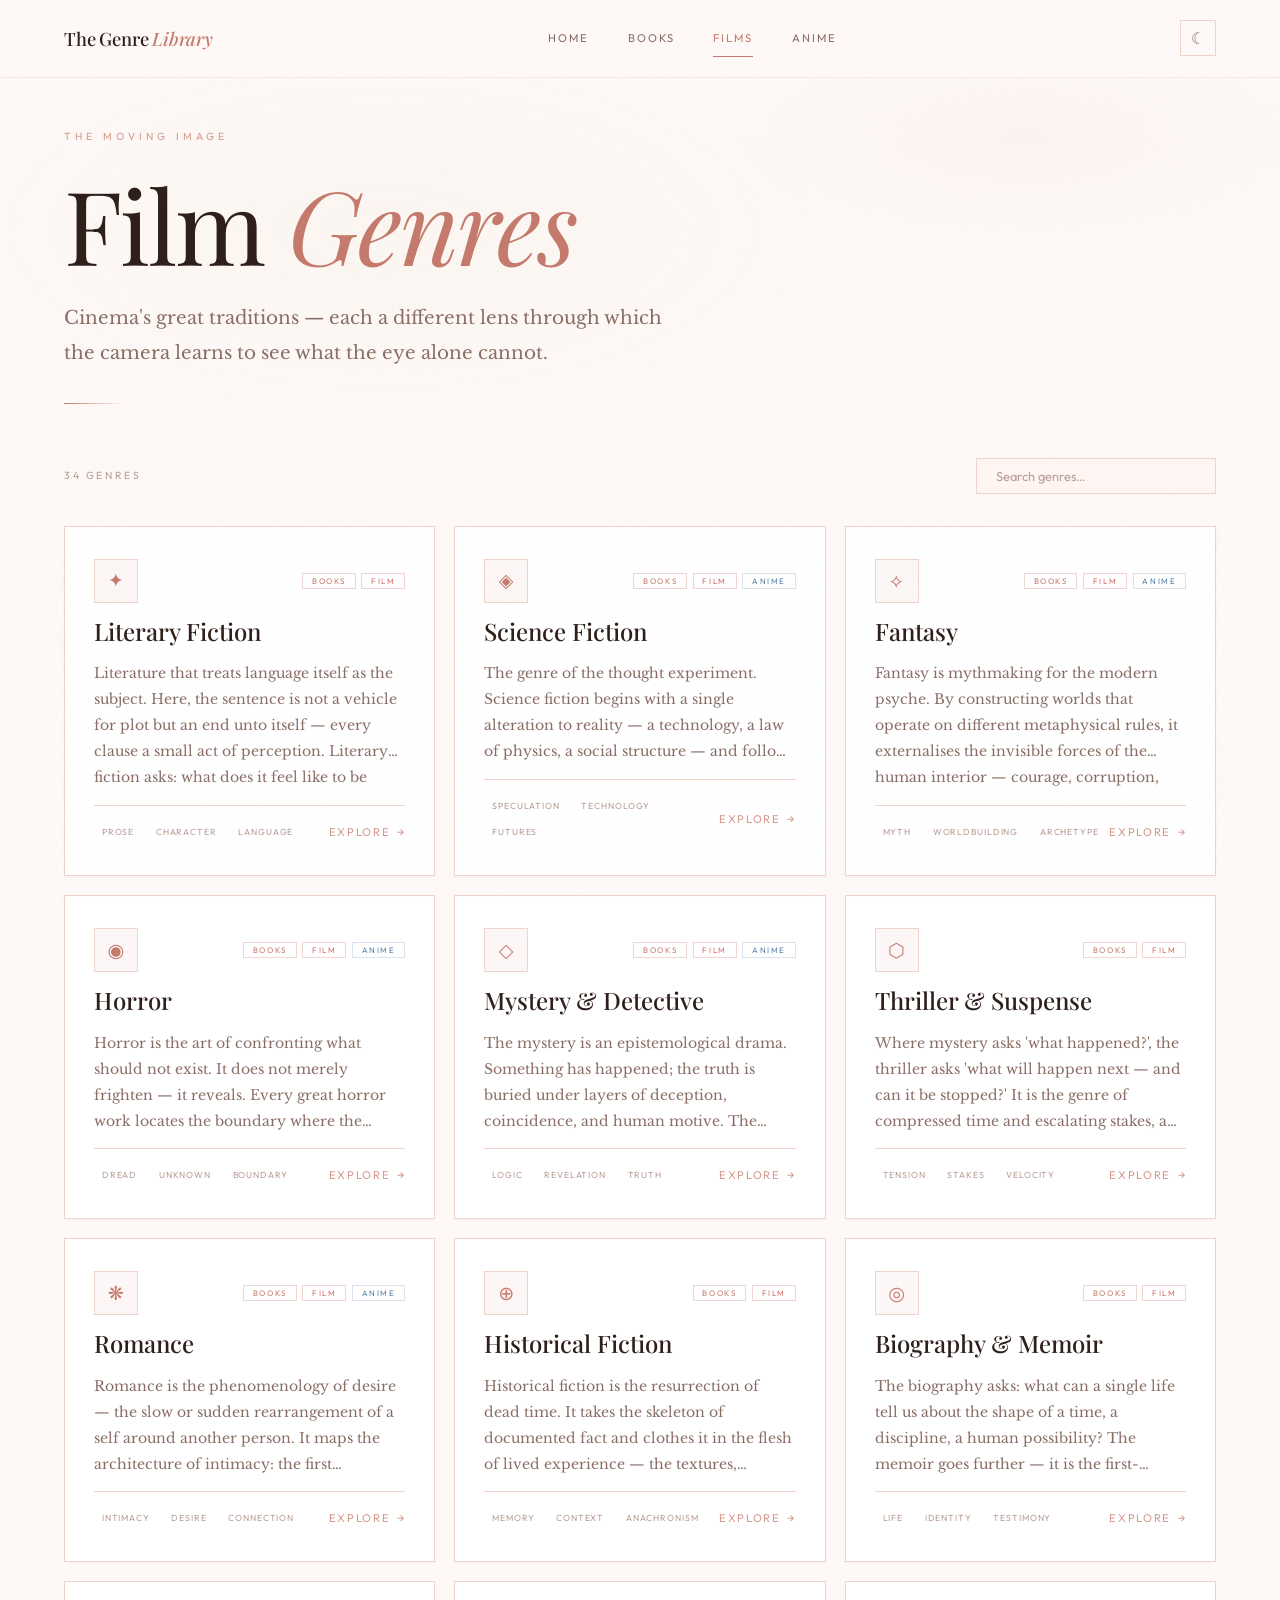
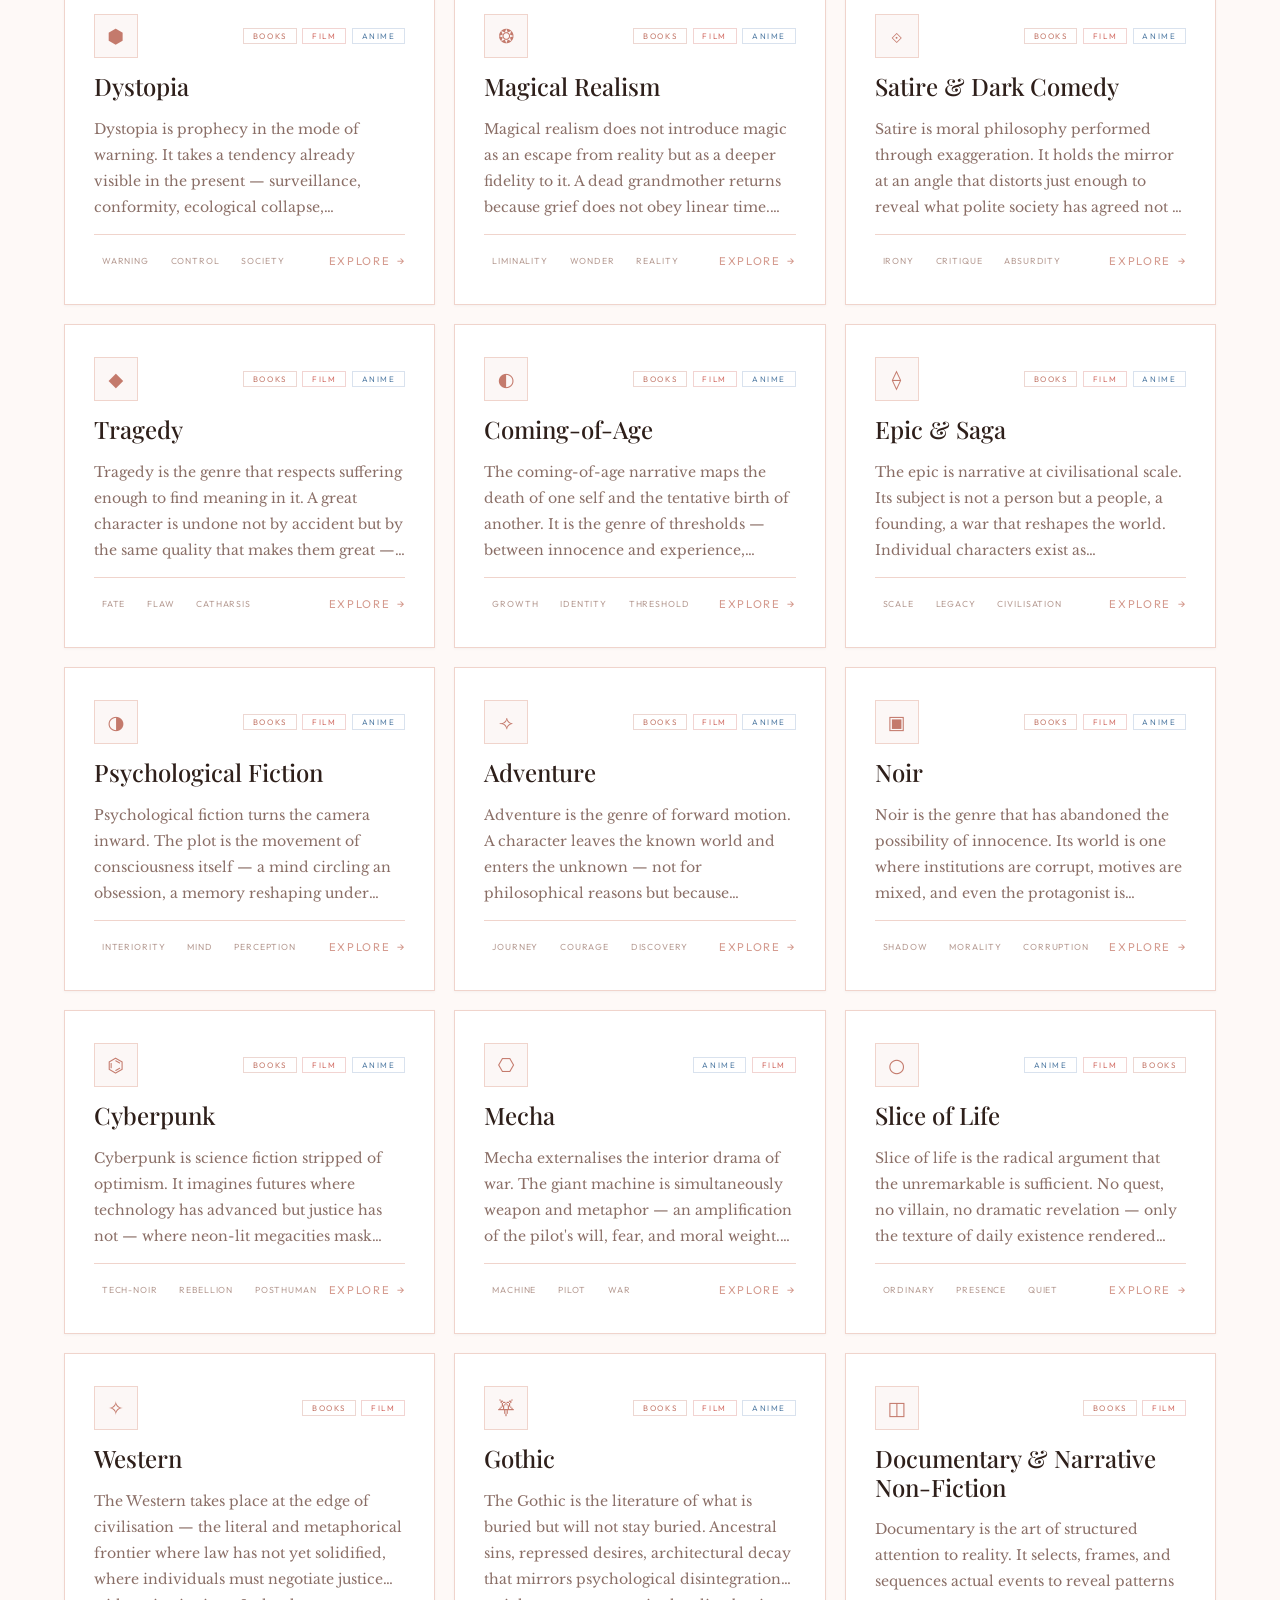
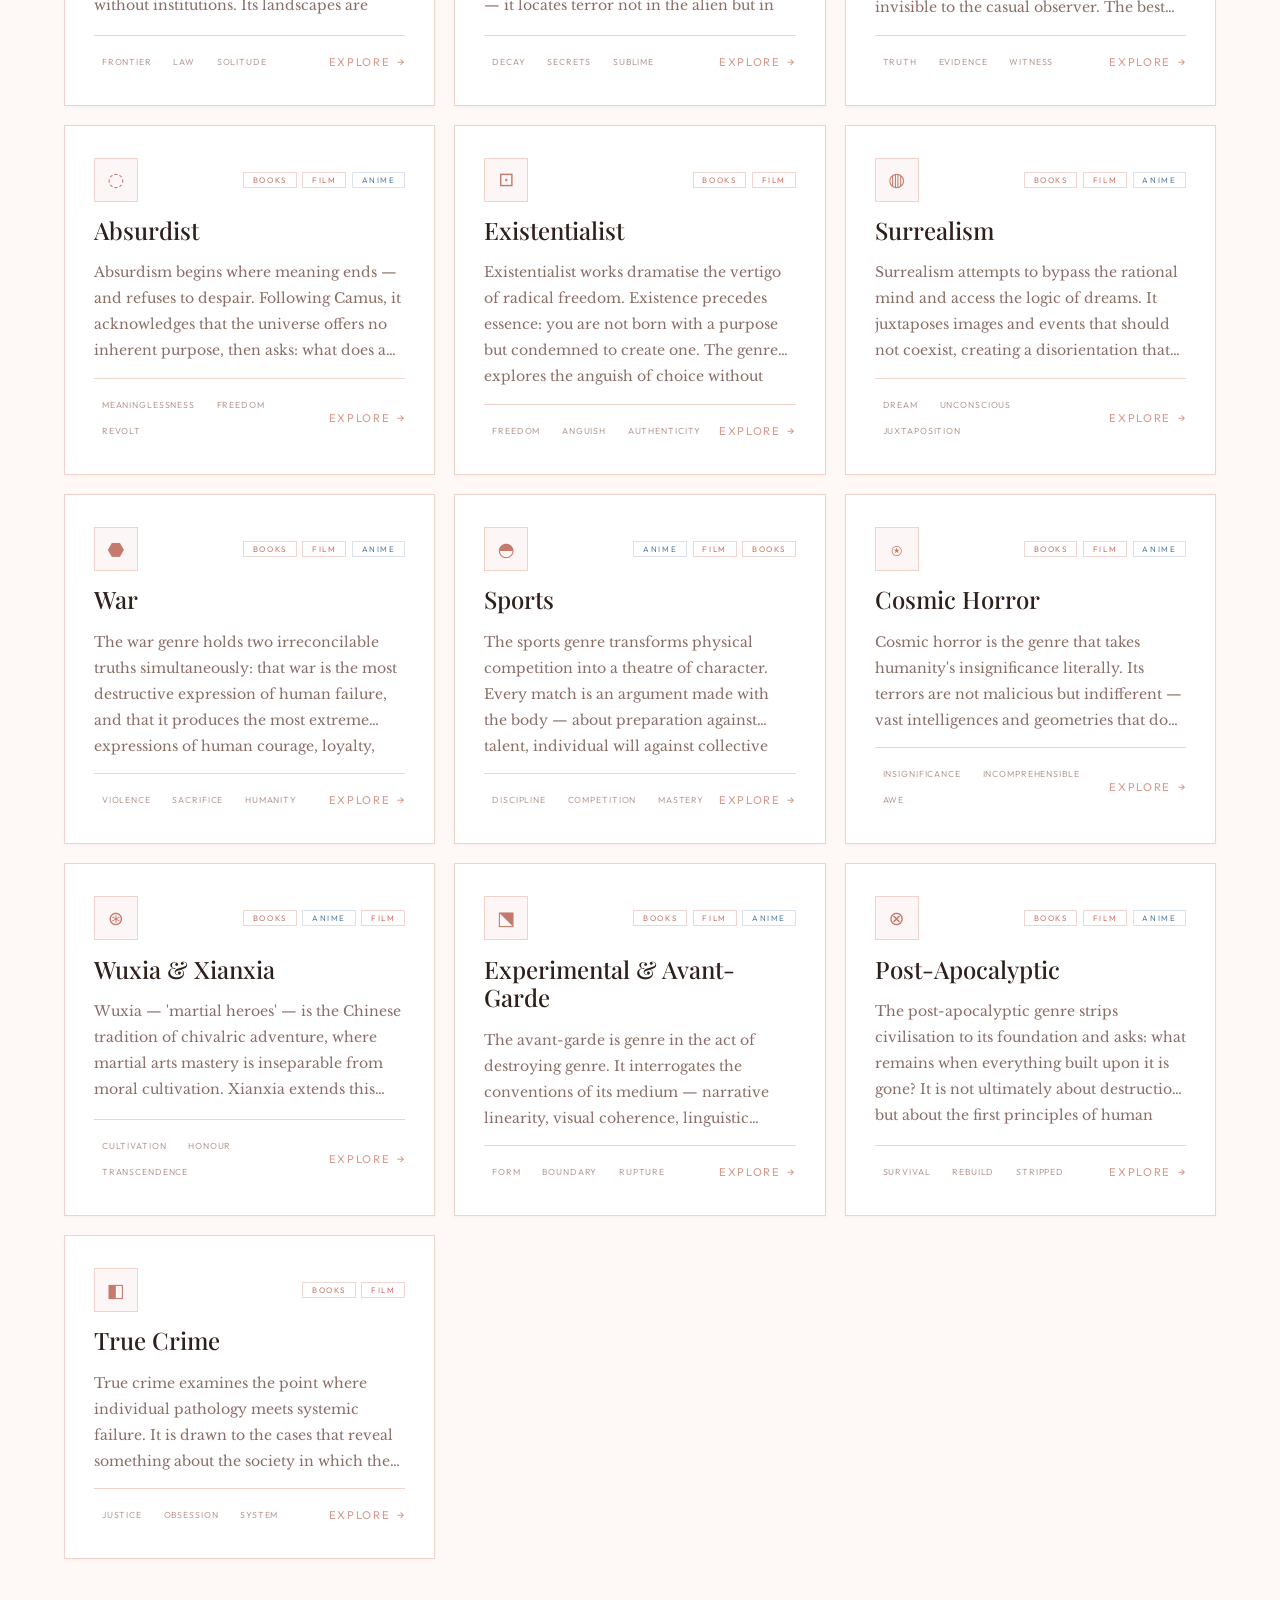
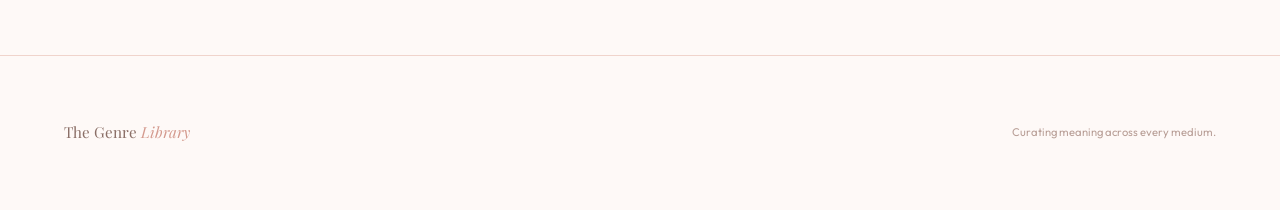
<file: films.html>
<!DOCTYPE html>
<html lang="en">
<head>
  <meta charset="UTF-8">
  <meta name="viewport" content="width=device-width, initial-scale=1.0">
  <title>Film Genres — The Genre Library</title>
  <style>
/* ═══════════════════════════════════════════
   THE GENRE LIBRARY — Global Stylesheet
   Aesthetic: Literary Editorial / Art-House Cinema
   ═══════════════════════════════════════════ */

@import url('https://fonts.googleapis.com/css2?family=Playfair+Display:ital,wght@0,400;0,500;0,600;0,700;0,800;1,400;1,500;1,600&family=Libre+Baskerville:ital,wght@0,400;0,700;1,400&family=Outfit:wght@200;300;400;500;600;700&display=swap');

*, *::before, *::after { margin: 0; padding: 0; box-sizing: border-box; }

:root {
  --bg-deep: #080706;
  --bg: #0d0c0a;
  --bg-elevated: #141310;
  --bg-card: #18170f;
  --bg-card-hover: #1e1d14;
  --surface: #222018;
  --border: #2e2b22;
  --border-light: #3a362a;
  --gold: #c8a96e;
  --gold-bright: #dfc08a;
  --gold-dim: #8a7a50;
  --gold-faint: rgba(200,169,110,0.06);
  --crimson: #8b3a3a;
  --crimson-soft: #a85454;
  --text: #e6e0d4;
  --text-secondary: #b5ad9e;
  --text-dim: #7d7668;
  --text-muted: #4e493e;
  --display: 'Playfair Display', Georgia, serif;
  --serif: 'Libre Baskerville', Georgia, serif;
  --sans: 'Outfit', system-ui, sans-serif;
  --grain-opacity: 0.025;
}

/* ── LIGHT / PASTEL PINK THEME ── */
[data-theme="light"] {
  --bg-deep: #fdf6f4;
  --bg: #fef9f7;
  --bg-elevated: #fff5f2;
  --bg-card: #ffffff;
  --bg-card-hover: #fff0ec;
  --surface: #fce8e3;
  --border: #f0d4cc;
  --border-light: #e8bfb5;
  --gold: #c47a6c;
  --gold-bright: #b5584a;
  --gold-dim: #d49a8e;
  --gold-faint: rgba(196,122,108,0.06);
  --crimson: #d4726a;
  --crimson-soft: #e08a82;
  --text: #2e1f1a;
  --text-secondary: #5c403a;
  --text-dim: #8a6e66;
  --text-muted: #b89e96;
  --grain-opacity: 0.012;
  --ease-out-expo: cubic-bezier(0.16, 1, 0.3, 1);
  --ease-out-quart: cubic-bezier(0.25, 1, 0.5, 1);
}

html {
  scroll-behavior: smooth;
  scrollbar-width: thin;
  scrollbar-color: var(--gold-dim) var(--bg);
}

body {
  background: var(--bg);
  color: var(--text);
  font-family: var(--sans);
  line-height: 1.7;
  -webkit-font-smoothing: antialiased;
  -moz-osx-font-smoothing: grayscale;
  overflow-x: hidden;
  min-height: 100vh;
}

/* ── Film Grain Overlay ── */
body::after {
  content: '';
  position: fixed;
  inset: 0;
  pointer-events: none;
  z-index: 9999;
  opacity: var(--grain-opacity, 0.025);
  background-image: url("data:image/svg+xml,%3Csvg viewBox='0 0 256 256' xmlns='http://www.w3.org/2000/svg'%3E%3Cfilter id='n'%3E%3CfeTurbulence type='fractalNoise' baseFrequency='0.9' numOctaves='4' stitchTiles='stitch'/%3E%3C/filter%3E%3Crect width='100%25' height='100%25' filter='url(%23n)'/%3E%3C/svg%3E");
  background-repeat: repeat;
}

/* ═══ SELECTION ═══ */
::selection {
  background: var(--gold);
  color: var(--bg);
}

/* ═══ NAVIGATION ═══ */
.site-nav {
  position: fixed;
  top: 0; left: 0; right: 0;
  z-index: 1000;
  display: flex;
  align-items: center;
  justify-content: space-between;
  padding: 1.2rem clamp(1.5rem, 5vw, 4rem);
  background: rgba(8,7,6,0.85);
  backdrop-filter: blur(20px) saturate(1.5);
  -webkit-backdrop-filter: blur(20px) saturate(1.5);
  border-bottom: 1px solid rgba(46,43,34,0.5);
  transition: all 0.4s;
}

.nav-logo {
  font-family: var(--display);
  font-size: 1.15rem;
  font-weight: 500;
  color: var(--text);
  text-decoration: none;
  letter-spacing: -0.01em;
  transition: color 0.3s;
}

.nav-logo em {
  font-style: italic;
  color: var(--gold);
}

.nav-logo:hover { color: var(--gold-bright); }

.nav-links {
  display: flex;
  align-items: center;
  gap: 0;
}

.nav-link {
  font-family: var(--sans);
  font-size: 0.7rem;
  font-weight: 400;
  letter-spacing: 0.18em;
  text-transform: uppercase;
  color: var(--text-dim);
  text-decoration: none;
  padding: 0.6rem 1.2rem;
  position: relative;
  transition: color 0.3s;
}

.nav-link::after {
  content: '';
  position: absolute;
  bottom: 0; left: 1.2rem; right: 1.2rem;
  height: 1px;
  background: var(--gold);
  transform: scaleX(0);
  transform-origin: right;
  transition: transform 0.4s var(--ease-out-expo);
}

.nav-link:hover { color: var(--text-secondary); }
.nav-link:hover::after { transform: scaleX(1); transform-origin: left; }
.nav-link.active { color: var(--gold); }
.nav-link.active::after { transform: scaleX(1); }

/* ── Theme Toggle ── */
.theme-toggle {
  background: none;
  border: 1px solid var(--border);
  width: 36px; height: 36px;
  display: flex;
  align-items: center;
  justify-content: center;
  cursor: pointer;
  color: var(--text-dim);
  font-size: 1rem;
  transition: all 0.3s;
  margin-left: 0.5rem;
  flex-shrink: 0;
}

.theme-toggle:hover {
  border-color: var(--gold-dim);
  color: var(--gold);
}

/* light mode nav bg */
[data-theme="light"] .site-nav {
  background: rgba(254,249,247,0.88);
  border-bottom-color: rgba(240,212,204,0.5);
}

[data-theme="light"] .nav-links.open {
  background: rgba(254,249,247,0.97);
}

[data-theme="light"] .genre-card {
  box-shadow: 0 1px 3px rgba(0,0,0,0.04);
}

[data-theme="light"] .genre-card:hover {
  box-shadow: 0 16px 50px rgba(180,100,80,0.1), 0 0 0 1px rgba(196,122,108,0.1);
}

[data-theme="light"] ::selection {
  background: var(--gold);
  color: #fff;
}

[data-theme="light"] .card-badge.books { border-color: rgba(196,122,108,0.3); color: var(--gold); }
[data-theme="light"] .card-badge.film { border-color: rgba(212,114,106,0.3); color: var(--crimson); }
[data-theme="light"] .card-badge.anime { border-color: rgba(130,160,200,0.3); color: #5a82a8; }

[data-theme="light"] .stat-item { background: #fff5f2; }
[data-theme="light"] .cta-primary { background: var(--gold); color: #fff; }
[data-theme="light"] .cta-primary:hover { box-shadow: 0 8px 30px rgba(196,122,108,0.25); }

/* ── Mobile Nav ── */
.nav-toggle {
  display: none;
  background: none;
  border: none;
  cursor: pointer;
  width: 28px; height: 20px;
  position: relative;
}

.nav-toggle span {
  display: block;
  width: 100%;
  height: 1.5px;
  background: var(--text-dim);
  position: absolute;
  left: 0;
  transition: all 0.3s;
}

.nav-toggle span:nth-child(1) { top: 0; }
.nav-toggle span:nth-child(2) { top: 50%; transform: translateY(-50%); }
.nav-toggle span:nth-child(3) { bottom: 0; }

@media (max-width: 720px) {
  .nav-toggle { display: block; }
  .nav-links {
    position: fixed;
    inset: 0;
    background: rgba(8,7,6,0.97);
    backdrop-filter: blur(30px);
    flex-direction: column;
    justify-content: center;
    gap: 0.5rem;
    opacity: 0;
    pointer-events: none;
    transition: opacity 0.4s;
  }
  .nav-links.open { opacity: 1; pointer-events: all; }
  .nav-link { font-size: 1rem; padding: 1rem 2rem; }
}

/* ═══ PAGE HEADER (medium pages) ═══ */
.page-header {
  padding: clamp(8rem, 14vh, 12rem) clamp(1.5rem, 5vw, 6rem) clamp(3rem, 6vh, 5rem);
  position: relative;
  overflow: hidden;
}

.page-header::before {
  content: '';
  position: absolute;
  inset: 0;
  background:
    radial-gradient(ellipse 50% 60% at 30% 50%, rgba(200,169,110,0.04) 0%, transparent 70%),
    radial-gradient(ellipse 40% 40% at 80% 30%, rgba(139,58,58,0.03) 0%, transparent 60%);
  pointer-events: none;
}

.page-header .header-label {
  font-family: var(--sans);
  font-size: 0.65rem;
  letter-spacing: 0.4em;
  text-transform: uppercase;
  color: var(--gold-dim);
  margin-bottom: 1.5rem;
  opacity: 0;
  animation: fadeUp 0.8s 0.1s forwards;
}

.page-header h1 {
  font-family: var(--display);
  font-size: clamp(3rem, 8vw, 6.5rem);
  font-weight: 400;
  line-height: 1.05;
  letter-spacing: -0.02em;
  opacity: 0;
  animation: fadeUp 0.8s 0.25s forwards;
}

.page-header h1 em {
  font-style: italic;
  color: var(--gold);
}

.page-header .header-desc {
  font-family: var(--serif);
  font-size: clamp(0.95rem, 2vw, 1.15rem);
  font-weight: 400;
  color: var(--text-dim);
  max-width: 600px;
  margin-top: 1.5rem;
  line-height: 1.9;
  opacity: 0;
  animation: fadeUp 0.8s 0.4s forwards;
}

/* horizontal decorative line */
.page-header .header-line {
  width: 60px;
  height: 1px;
  background: linear-gradient(90deg, var(--gold), transparent);
  margin-top: 2rem;
  opacity: 0;
  animation: fadeUp 0.8s 0.55s forwards;
}

/* ═══ GENRE GRID ═══ */
.grid-controls {
  padding: 0 clamp(1.5rem, 5vw, 6rem);
  display: flex;
  align-items: center;
  justify-content: space-between;
  flex-wrap: wrap;
  gap: 1rem;
  margin-bottom: 2rem;
}

.grid-count {
  font-size: 0.65rem;
  letter-spacing: 0.25em;
  text-transform: uppercase;
  color: var(--text-muted);
}

.grid-search {
  background: var(--bg-elevated);
  border: 1px solid var(--border);
  color: var(--text-secondary);
  font-family: var(--sans);
  font-size: 0.8rem;
  padding: 0.55rem 1.2rem;
  width: 240px;
  outline: none;
  transition: border-color 0.3s;
}

.grid-search::placeholder { color: var(--text-muted); }
.grid-search:focus { border-color: var(--gold-dim); }

.genre-grid {
  padding: 0 clamp(1.5rem, 5vw, 6rem) 6rem;
  display: grid;
  grid-template-columns: repeat(auto-fill, minmax(360px, 1fr));
  gap: 1.2rem;
}

@media (max-width: 500px) {
  .genre-grid { grid-template-columns: 1fr; }
}

/* ═══ GENRE CARD ═══ */
.genre-card {
  background: var(--bg-card);
  border: 1px solid var(--border);
  padding: 2rem 1.8rem;
  position: relative;
  overflow: hidden;
  text-decoration: none;
  color: inherit;
  display: flex;
  flex-direction: column;
  gap: 0.9rem;
  transition: all 0.5s var(--ease-out-expo);
  opacity: 0;
  transform: translateY(16px);
}

.genre-card.visible {
  opacity: 1;
  transform: translateY(0);
}

.genre-card::before {
  content: '';
  position: absolute;
  top: 0; left: 0;
  width: 100%; height: 2px;
  background: linear-gradient(90deg, var(--gold), var(--crimson-soft), transparent);
  opacity: 0;
  transition: opacity 0.5s;
}

.genre-card::after {
  content: '';
  position: absolute;
  inset: 0;
  background: radial-gradient(ellipse at 20% 20%, rgba(200,169,110,0.03) 0%, transparent 60%);
  opacity: 0;
  transition: opacity 0.5s;
}

.genre-card:hover {
  background: var(--bg-card-hover);
  border-color: var(--border-light);
  transform: translateY(-6px);
  box-shadow: 0 24px 80px rgba(0,0,0,0.5), 0 0 0 1px rgba(200,169,110,0.05);
}

.genre-card:hover::before { opacity: 1; }
.genre-card:hover::after { opacity: 1; }

.card-row-top {
  display: flex;
  align-items: center;
  justify-content: space-between;
  position: relative;
  z-index: 1;
}

.card-icon {
  width: 44px; height: 44px;
  display: flex;
  align-items: center;
  justify-content: center;
  font-size: 1.2rem;
  border: 1px solid var(--border);
  background: var(--gold-faint);
  color: var(--gold);
  flex-shrink: 0;
}

.card-badges {
  display: flex;
  gap: 0.35rem;
}

.card-badge {
  font-size: 0.5rem;
  letter-spacing: 0.2em;
  text-transform: uppercase;
  color: var(--text-muted);
  border: 1px solid var(--border);
  padding: 0.2rem 0.55rem;
  line-height: 1;
}

.card-badge.books { border-color: rgba(200,169,110,0.2); color: var(--gold-dim); }
.card-badge.film { border-color: rgba(139,58,58,0.3); color: var(--crimson-soft); }
.card-badge.anime { border-color: rgba(100,140,180,0.25); color: #7ba0c0; }

.card-title {
  font-family: var(--display);
  font-size: 1.5rem;
  font-weight: 500;
  color: var(--text);
  line-height: 1.2;
  position: relative;
  z-index: 1;
}

.card-def {
  font-family: var(--serif);
  font-size: 0.88rem;
  font-weight: 400;
  color: var(--text-dim);
  line-height: 1.85;
  flex-grow: 1;
  position: relative;
  z-index: 1;
  /* Show 3 lines, truncate */
  display: -webkit-box;
  -webkit-line-clamp: 4;
  -webkit-box-orient: vertical;
  overflow: hidden;
}

.card-bottom {
  display: flex;
  align-items: center;
  justify-content: space-between;
  padding-top: 1rem;
  border-top: 1px solid var(--border);
  position: relative;
  z-index: 1;
}

.card-tags {
  display: flex;
  gap: 0.35rem;
  flex-wrap: wrap;
}

.card-tag {
  font-size: 0.55rem;
  letter-spacing: 0.1em;
  text-transform: uppercase;
  color: var(--text-muted);
  background: rgba(255,255,255,0.02);
  padding: 0.18rem 0.5rem;
}

.card-arrow {
  font-size: 0.7rem;
  letter-spacing: 0.15em;
  text-transform: uppercase;
  color: var(--gold-dim);
  transition: all 0.3s;
  display: flex;
  align-items: center;
  gap: 0.4rem;
}

.card-arrow::after {
  content: '→';
  transition: transform 0.3s var(--ease-out-expo);
}

.genre-card:hover .card-arrow { color: var(--gold); }
.genre-card:hover .card-arrow::after { transform: translateX(4px); }

/* ═══ GENRE DETAIL PAGE ═══ */
.genre-detail {
  padding: clamp(8rem, 14vh, 12rem) clamp(1.5rem, 5vw, 8rem) 4rem;
  max-width: 900px;
  margin: 0 auto;
}

.genre-detail .back-link {
  font-size: 0.65rem;
  letter-spacing: 0.25em;
  text-transform: uppercase;
  color: var(--text-muted);
  text-decoration: none;
  display: inline-flex;
  align-items: center;
  gap: 0.5rem;
  margin-bottom: 2.5rem;
  transition: color 0.3s;
}

.genre-detail .back-link:hover { color: var(--gold); }

.genre-detail .detail-icon {
  font-size: 2.5rem;
  margin-bottom: 1.5rem;
  display: block;
}

.genre-detail h1 {
  font-family: var(--display);
  font-size: clamp(2.5rem, 6vw, 4.5rem);
  font-weight: 500;
  line-height: 1.1;
  margin-bottom: 1rem;
}

.genre-detail .detail-badges {
  display: flex;
  gap: 0.5rem;
  margin-bottom: 2.5rem;
}

.genre-detail .detail-def {
  font-family: var(--serif);
  font-size: clamp(1.05rem, 2.2vw, 1.2rem);
  font-weight: 400;
  color: var(--text-secondary);
  line-height: 2;
  margin-bottom: 3rem;
}

.detail-section {
  margin-top: 3rem;
  padding-top: 2.5rem;
  border-top: 1px solid var(--border);
}

.detail-section h2 {
  font-family: var(--sans);
  font-size: 0.65rem;
  letter-spacing: 0.35em;
  text-transform: uppercase;
  color: var(--gold-dim);
  margin-bottom: 1.5rem;
}

.review-placeholder {
  font-family: var(--serif);
  font-size: 1rem;
  color: var(--text-muted);
  font-style: italic;
  padding: 2.5rem 2rem;
  border: 1px dashed var(--border);
  text-align: center;
  line-height: 1.8;
}

.related-tags {
  display: flex;
  flex-wrap: wrap;
  gap: 0.5rem;
  margin-top: 1.5rem;
}

.related-tag {
  font-size: 0.7rem;
  letter-spacing: 0.1em;
  color: var(--text-dim);
  border: 1px solid var(--border);
  padding: 0.4rem 1rem;
  text-transform: uppercase;
  transition: all 0.3s;
}

.related-tag:hover {
  border-color: var(--gold-dim);
  color: var(--gold);
}

/* ═══ HERO (index) ═══ */
.hero {
  min-height: 100vh;
  display: flex;
  flex-direction: column;
  justify-content: center;
  align-items: center;
  text-align: center;
  padding: 4rem 2rem;
  position: relative;
  overflow: hidden;
}

.hero::before {
  content: '';
  position: absolute;
  inset: 0;
  background:
    radial-gradient(ellipse 50% 45% at 50% 40%, rgba(200,169,110,0.05) 0%, transparent 70%),
    radial-gradient(ellipse 60% 50% at 20% 80%, rgba(139,58,58,0.03) 0%, transparent 60%),
    radial-gradient(ellipse 30% 30% at 80% 20%, rgba(200,169,110,0.02) 0%, transparent 50%);
  pointer-events: none;
}

/* decorative giant letter */
.hero::after {
  content: 'G';
  position: absolute;
  font-family: var(--display);
  font-size: clamp(20rem, 40vw, 50rem);
  font-weight: 800;
  color: rgba(200,169,110,0.015);
  top: 50%; left: 50%;
  transform: translate(-50%, -50%);
  pointer-events: none;
  line-height: 1;
}

.hero-label {
  font-family: var(--sans);
  font-size: 0.65rem;
  letter-spacing: 0.45em;
  text-transform: uppercase;
  color: var(--gold-dim);
  margin-bottom: 2rem;
  opacity: 0; animation: fadeUp 0.9s 0.2s forwards;
}

.hero h1 {
  font-family: var(--display);
  font-size: clamp(3.5rem, 10vw, 9rem);
  font-weight: 400;
  line-height: 1.02;
  letter-spacing: -0.025em;
  opacity: 0; animation: fadeUp 0.9s 0.35s forwards;
}

.hero h1 em { font-style: italic; color: var(--gold); }

.hero-sub {
  font-family: var(--serif);
  font-size: clamp(0.95rem, 2vw, 1.15rem);
  font-weight: 400;
  color: var(--text-dim);
  max-width: 540px;
  margin-top: 1.8rem;
  line-height: 1.9;
  opacity: 0; animation: fadeUp 0.9s 0.5s forwards;
}

.hero-cta {
  display: flex;
  gap: 1rem;
  margin-top: 3.5rem;
  flex-wrap: wrap;
  justify-content: center;
  opacity: 0; animation: fadeUp 0.9s 0.65s forwards;
}

.hero-cta a {
  font-family: var(--sans);
  font-size: 0.7rem;
  letter-spacing: 0.18em;
  text-transform: uppercase;
  text-decoration: none;
  padding: 0.85rem 2.2rem;
  transition: all 0.4s var(--ease-out-expo);
  position: relative;
}

.cta-primary {
  background: var(--gold);
  color: var(--bg);
  font-weight: 600;
}

.cta-primary:hover {
  background: var(--gold-bright);
  transform: translateY(-2px);
  box-shadow: 0 8px 30px rgba(200,169,110,0.2);
}

.cta-secondary {
  border: 1px solid var(--border);
  color: var(--text-dim);
}

.cta-secondary:hover {
  border-color: var(--gold-dim);
  color: var(--gold);
}

.scroll-indicator {
  position: absolute;
  bottom: 2.5rem;
  left: 50%; transform: translateX(-50%);
  display: flex;
  flex-direction: column;
  align-items: center;
  gap: 0.6rem;
  opacity: 0; animation: fadeUp 0.9s 1s forwards;
}

.scroll-indicator span {
  font-size: 0.55rem;
  letter-spacing: 0.3em;
  text-transform: uppercase;
  color: var(--text-muted);
}

.scroll-bar {
  width: 1px; height: 36px;
  background: linear-gradient(to bottom, var(--gold-dim), transparent);
  animation: scrollPulse 2.5s ease-in-out infinite;
}

/* ═══ HOME SECTIONS ═══ */
.home-section {
  padding: 5rem clamp(1.5rem, 5vw, 6rem);
  border-top: 1px solid var(--border);
}

.home-section .section-top {
  display: flex;
  align-items: baseline;
  justify-content: space-between;
  flex-wrap: wrap;
  gap: 1rem;
  margin-bottom: 2.5rem;
}

.home-section h2 {
  font-family: var(--display);
  font-size: clamp(1.8rem, 4vw, 2.5rem);
  font-weight: 400;
}

.home-section h2 em { font-style: italic; color: var(--gold); }

.section-link {
  font-size: 0.65rem;
  letter-spacing: 0.2em;
  text-transform: uppercase;
  color: var(--gold-dim);
  text-decoration: none;
  display: flex;
  align-items: center;
  gap: 0.4rem;
  transition: color 0.3s;
}

.section-link:hover { color: var(--gold); }

.home-grid {
  display: grid;
  grid-template-columns: repeat(auto-fill, minmax(340px, 1fr));
  gap: 1.2rem;
}

@media (max-width: 500px) {
  .home-grid { grid-template-columns: 1fr; }
}

/* ═══ STATS BAR ═══ */
.stats-bar {
  display: grid;
  grid-template-columns: repeat(auto-fit, minmax(180px, 1fr));
  gap: 1px;
  background: var(--border);
  border-top: 1px solid var(--border);
  border-bottom: 1px solid var(--border);
}

.stat-item {
  background: var(--bg-elevated);
  padding: 2.5rem 2rem;
  text-align: center;
}

.stat-number {
  font-family: var(--display);
  font-size: 2.8rem;
  font-weight: 400;
  color: var(--gold);
  line-height: 1;
}

.stat-label {
  font-size: 0.6rem;
  letter-spacing: 0.25em;
  text-transform: uppercase;
  color: var(--text-muted);
  margin-top: 0.6rem;
}

/* ═══ FOOTER ═══ */
.site-footer {
  padding: 4rem clamp(1.5rem, 5vw, 6rem);
  border-top: 1px solid var(--border);
  display: flex;
  align-items: center;
  justify-content: space-between;
  flex-wrap: wrap;
  gap: 1rem;
}

.footer-brand {
  font-family: var(--display);
  font-size: 0.95rem;
  color: var(--text-dim);
}

.footer-brand em { font-style: italic; color: var(--gold-dim); }

.footer-note {
  font-size: 0.7rem;
  color: var(--text-muted);
}

/* ═══ ANIMATIONS ═══ */
@keyframes fadeUp {
  from { opacity: 0; transform: translateY(18px); }
  to { opacity: 1; transform: translateY(0); }
}

@keyframes scrollPulse {
  0%, 100% { opacity: 0.2; }
  50% { opacity: 0.8; }
}

/* ═══ NO RESULTS ═══ */
.no-results {
  grid-column: 1 / -1;
  text-align: center;
  padding: 4rem 2rem;
  font-family: var(--serif);
  font-style: italic;
  color: var(--text-muted);
  font-size: 1rem;
}

/* ═══ PAGE TRANSITION ═══ */
.page-content {
  animation: pageIn 0.6s var(--ease-out-expo);
}

@keyframes pageIn {
  from { opacity: 0; }
  to { opacity: 1; }
}

</style>
</head>
<body>
  <nav class="site-nav">
    <a href="index.html" class="nav-logo">The Genre <em>Library</em></a>
    <button class="nav-toggle"><span></span><span></span><span></span></button>
    <div class="nav-links">
      <a href="index.html" class="nav-link" data-page="home">Home</a>
      <a href="books.html" class="nav-link" data-page="books">Books</a>
      <a href="films.html" class="nav-link" data-page="films">Films</a>
      <a href="anime.html" class="nav-link" data-page="anime">Anime</a>
    </div>
    <button class="theme-toggle" aria-label="Toggle theme">☀</button>
  </nav>

  <div class="page-content">
    <header class="page-header">
      <p class="header-label">The Moving Image</p>
      <h1>Film <em>Genres</em></h1>
      <p class="header-desc">Cinema's great traditions — each a different lens through which the camera learns to see what the eye alone cannot.</p>
      <div class="header-line"></div>
    </header>

    <div class="grid-controls">
      <span class="grid-count" id="count"></span>
      <input type="text" class="grid-search" id="search" placeholder="Search genres…">
    </div>

    <div class="genre-grid" id="grid"></div>

    <footer class="site-footer">
      <div class="footer-brand">The Genre <em>Library</em></div>
      <div class="footer-note">Curating meaning across every medium.</div>
    </footer>
  </div>

  <script>
// ═══════════════════════════════════════════
// THE GENRE LIBRARY — Genre Data
// ═══════════════════════════════════════════

const GENRES = [
  // ─── LITERARY & PROSE ───
  {
    id: "literary-fiction",
    title: "Literary Fiction",
    icon: "✦",
    medium: ["books", "film"],
    tags: ["prose", "character", "language"],
    definition: "Literature that treats language itself as the subject. Here, the sentence is not a vehicle for plot but an end unto itself — every clause a small act of perception. Literary fiction asks: what does it feel like to be conscious, to notice, to fail at understanding another person? It is prose that slows time.",
    extended: "The distinction between literary and genre fiction is not one of quality but of orientation. Genre fiction optimises for the satisfaction of pattern — the mystery solved, the quest completed, the lovers united. Literary fiction optimises for the quality of attention. It trades the momentum of plot for the density of observation, asking the reader to inhabit a moment rather than race toward a resolution. At its best, it makes the familiar strange and the strange recognisable. At its worst, it mistakes obscurity for depth. The tradition runs from Flaubert's obsessive sentences through Woolf's interior cathedrals to the quiet devastations of Marilynne Robinson."
  },
  {
    id: "science-fiction",
    title: "Science Fiction",
    icon: "◈",
    medium: ["books", "film", "anime"],
    tags: ["speculation", "technology", "futures"],
    definition: "The genre of the thought experiment. Science fiction begins with a single alteration to reality — a technology, a law of physics, a social structure — and follows its consequences with rigorous honesty. It is philosophy performed in narrative: not 'what is?' but 'what if?' and more importantly, 'what then?'",
    extended: "Science fiction is the only literary form that takes the future seriously as a subject. All other genres are set in the past or present, even when they pretend otherwise. SF alone asks: if this trend continues, if this invention arrives, if this boundary is crossed — what kind of world results, and what kind of people inhabit it? The genre's power lies not in prediction (it is almost always wrong about specifics) but in rehearsal. It lets civilisations practice their responses to change before the change arrives. From Wells to Asimov to Le Guin to Liu Cixin, the tradition's great works are those that change how their readers think about the present by showing them a future they hadn't considered."
  },
  {
    id: "fantasy",
    title: "Fantasy",
    icon: "⟡",
    medium: ["books", "film", "anime"],
    tags: ["myth", "worldbuilding", "archetype"],
    definition: "Fantasy is mythmaking for the modern psyche. By constructing worlds that operate on different metaphysical rules, it externalises the invisible forces of the human interior — courage, corruption, fate, free will. The dragon is never just a dragon. It is whatever we have not yet dared to face.",
    extended: "Where science fiction extrapolates from the known, fantasy generates from the imagined. Its raw materials are the archetypes of collective myth: the journey into the underworld, the reluctant hero, the corrupting ring of power, the mentor who must be surpassed. Tolkien understood that these were not escapist tropes but psychological truths dressed in narrative clothing. The best fantasy worldbuilding is not an exercise in cartography but in metaphysics — it asks what kind of universe would make certain virtues necessary and certain temptations irresistible. The genre ranges from the epic (Tolkien, Jordan, Sanderson) to the intimate (Le Guin, McKillip) to the subversive (Miéville, Abercrombie), but its constant is the insistence that reality is larger than what materialism admits."
  },
  {
    id: "horror",
    title: "Horror",
    icon: "◉",
    medium: ["books", "film", "anime"],
    tags: ["dread", "unknown", "boundary"],
    definition: "Horror is the art of confronting what should not exist. It does not merely frighten — it reveals. Every great horror work locates the boundary where the familiar dissolves into the incomprehensible, where the self meets something it cannot absorb. It is the genre that takes the question 'what lies beyond understanding?' with absolute seriousness.",
    extended: "Horror's philosophical ancestor is the concept of the sublime — that which exceeds the mind's capacity to contain it. But where Romantic sublimity was awe-struck by mountains and storms, horror is awe-struck by wrongness: the face that almost looks human, the house that has too many rooms, the silence that has texture. Its deepest works (Shirley Jackson, Thomas Ligotti, Junji Ito) are not about monsters but about the fragility of the categories we use to make the world safe — inside/outside, alive/dead, self/other. When these categories fail, horror begins. The genre endures because those categories are always failing, and we need stories that acknowledge it."
  },
  {
    id: "mystery-detective",
    title: "Mystery & Detective",
    icon: "◇",
    medium: ["books", "film", "anime"],
    tags: ["logic", "revelation", "truth"],
    definition: "The mystery is an epistemological drama. Something has happened; the truth is buried under layers of deception, coincidence, and human motive. The detective is a philosopher of the particular — reconstructing reality from fragments, proving that the world, however chaotic, is ultimately knowable. The reveal is not merely a surprise; it is an argument for order.",
    extended: "The detective story is the Enlightenment's favourite genre. It enshrines the belief that reason, properly applied, can penetrate any darkness. From Poe's Dupin through Doyle's Holmes to Christie's Poirot, the tradition celebrates the mind that sees what others miss. But the genre's evolution has complicated this faith. Hardboiled mysteries (Chandler, Hammett) introduced a world where the solution brings no satisfaction because the corruption runs too deep. Contemporary mysteries (Tana French, Stieg Larsson) often reveal that the greatest mystery is not 'who did it?' but 'why does it matter?' The genre's deepest pleasure is not the surprise of the reveal but the architecture of its construction — the feeling that every detail was placed with intent."
  },
  {
    id: "thriller-suspense",
    title: "Thriller & Suspense",
    icon: "⬡",
    medium: ["books", "film"],
    tags: ["tension", "stakes", "velocity"],
    definition: "Where mystery asks 'what happened?', the thriller asks 'what will happen next — and can it be stopped?' It is the genre of compressed time and escalating stakes, a narrative engine built on the tension between knowledge and helplessness. The reader knows the danger before the character does, and that dramatic irony is the source of its unbearable momentum.",
    extended: "Hitchcock called it the bomb under the table: the audience sees it, the characters don't, and the resulting tension is almost physical. The thriller is the most embodied of genres — it aims for the pulse, the held breath, the involuntary lean forward. But the best thrillers (le Carré, Highsmith, Denis Villeneuve's films) understand that mere danger is not suspense. True suspense requires moral complexity — a protagonist whose choices are constrained, whose values are tested, whose victory would cost something essential. The ticking clock is a structure, not a subject. The subject is always: what would you sacrifice to survive?"
  },
  {
    id: "romance",
    title: "Romance",
    icon: "❋",
    medium: ["books", "film", "anime"],
    tags: ["intimacy", "desire", "connection"],
    definition: "Romance is the phenomenology of desire — the slow or sudden rearrangement of a self around another person. It maps the architecture of intimacy: the first recognition, the obstacles that clarify longing, the surrender that is also a becoming. At its best, romance argues that love is not escape from the self but its most demanding expansion.",
    extended: "Romance is the most dismissed and most read genre in literature, a paradox that reveals more about cultural prejudices than about the genre itself. Its emotional logic is precise: two people who need each other must overcome the barriers (internal and external) that prevent their union. The 'happily ever after' is not naïveté — it is a structural commitment, a promise that the narrative will honour the emotional investment of its reader. The genre's range is vast, from Austen's social precision to Heyer's historical wit to contemporary authors like Talia Hibbert and Casey McQuiston. The best romance writers understand that falling in love is the most psychologically complex event in ordinary human life, and they render that complexity with the seriousness it deserves."
  },
  {
    id: "historical-fiction",
    title: "Historical Fiction",
    icon: "⊕",
    medium: ["books", "film"],
    tags: ["memory", "context", "anachronism"],
    definition: "Historical fiction is the resurrection of dead time. It takes the skeleton of documented fact and clothes it in the flesh of lived experience — the textures, anxieties, and assumptions that no archive can preserve. It reveals that the past was not inevitable; it was as uncertain, as contested, and as human as our own present.",
    extended: "The historian's task is accuracy; the historical novelist's task is truth. These are not the same thing. A historian can tell you that a battle was fought on a certain date with certain casualties. A historical novelist can make you understand what it felt like to stand in that field not knowing the outcome, not knowing you were living in what someone else would later call history. The genre's great challenge is anachronism — not the factual kind (wrong weapons, wrong clothing) but the psychological kind: projecting modern consciousness onto people who thought differently about God, death, gender, the self. Writers like Hilary Mantel, Umberto Eco, and Amitav Ghosh succeed by taking the strangeness of the past seriously."
  },
  {
    id: "philosophy-thought",
    title: "Philosophy & Thought",
    icon: "∞",
    medium: ["books"],
    tags: ["reason", "existence", "inquiry"],
    definition: "Not a genre of answers but of questions held open. Philosophical writing attempts to see the scaffolding beneath experience — the assumptions we never examine, the categories we treat as natural. It is the discipline of following a thought to its conclusion even when the conclusion is uncomfortable, and of beginning again when it collapses.",
    extended: "Philosophy is the only genre that explicitly questions its own right to exist. Every generation of philosophers begins by asking whether philosophy is even possible, and this self-interrogation is not a weakness but its defining strength. From Plato's dialogues to Nietzsche's aphorisms to Wittgenstein's propositions, the form of philosophical writing has always been inseparable from its content. The essay (Montaigne, Emerson), the treatise (Kant, Rawls), the fragment (Pascal, Cioran), the meditation (Descartes, Marcus Aurelius) — each form encodes a different theory of how truth is best approached. Reading philosophy is not consuming information; it is practicing a mode of attention."
  },
  {
    id: "biography-memoir",
    title: "Biography & Memoir",
    icon: "◎",
    medium: ["books", "film"],
    tags: ["life", "identity", "testimony"],
    definition: "The biography asks: what can a single life tell us about the shape of a time, a discipline, a human possibility? The memoir goes further — it is the first-person archaeology of experience, the attempt to understand one's own life as a coherent, or beautifully incoherent, whole. Both forms argue that the particular is the shortest path to the universal.",
    extended: "Biography is the art of selection — from the infinite details of a life, which ones reveal character? The biographer must resist two temptations: hagiography (making the subject a saint) and reductionism (explaining them away). The best biographies (Isaacson's on Jobs and Musk, Caro's on Lyndon Johnson, Hermione Lee's on Virginia Woolf) achieve a third thing: they make you understand how it felt to be that person, to face their particular set of impossible choices. Memoir, meanwhile, is biography without the safety of distance. The memoirist must be both subject and investigator, must interrogate their own memory knowing that memory is never neutral. It is always already a narrative, always already shaped by what the self needs to believe about itself."
  },
  {
    id: "dystopia",
    title: "Dystopia",
    icon: "⬢",
    medium: ["books", "film", "anime"],
    tags: ["warning", "control", "society"],
    definition: "Dystopia is prophecy in the mode of warning. It takes a tendency already visible in the present — surveillance, conformity, ecological collapse, ideological purity — and accelerates it to its logical extreme. The dystopian world is never truly alien; it is our own world with its masks removed. Its horror lies not in implausibility but in recognition.",
    extended: "The dystopian tradition splits into two branches. The totalitarian branch (Orwell, Huxley, Zamyatin) warns against the concentration of power — the state that sees everything, the pleasure that numbs everything, the uniformity that destroys everything. The ecological branch (Atwood, Octavia Butler, Paolo Bacigalupi) warns against the consequences of consumption — worlds where the bill for industrial civilisation has finally come due. Both branches share the conviction that the present contains the seeds of catastrophe, and that fiction can make those seeds visible before they bloom. The genre's political power is undeniable: '1984' and 'Brave New World' have shaped how entire generations think about freedom and control."
  },
  {
    id: "magical-realism",
    title: "Magical Realism",
    icon: "❂",
    medium: ["books", "film", "anime"],
    tags: ["liminality", "wonder", "reality"],
    definition: "Magical realism does not introduce magic as an escape from reality but as a deeper fidelity to it. A dead grandmother returns because grief does not obey linear time. Rain falls for four years because political despair has that quality. The 'magical' element is simply the visible surface of an emotional or historical truth too large for realism to contain.",
    extended: "Born in Latin American literature (García Márquez, Borges, Allende) but practiced worldwide (Rushdie, Murakami, Okri), magical realism is not fantasy misidentified. Fantasy builds complete alternative worlds; magical realism inserts the impossible into the recognisably real, and treats it with the same matter-of-fact tone as a bus schedule. This tonal flatness is the genre's signature and its philosophy: if the emotional truth of an experience is supernatural in intensity, then a supernatural event is the most realistic way to represent it. The genre is particularly suited to post-colonial literatures, where history itself — its violence, its erasures, its survivals — exceeds what conventional realism can hold."
  },
  {
    id: "satire-dark-comedy",
    title: "Satire & Dark Comedy",
    icon: "⟐",
    medium: ["books", "film", "anime"],
    tags: ["irony", "critique", "absurdity"],
    definition: "Satire is moral philosophy performed through exaggeration. It holds the mirror at an angle that distorts just enough to reveal what polite society has agreed not to see. The laughter it produces is never comfortable — it is the involuntary recognition of a truth we had been successfully ignoring. Dark comedy adds: even the recognition itself is absurd.",
    extended: "Swift proposed eating babies. Voltaire sent a naïf through a world of horrors with unshakeable optimism. Kubrick turned nuclear annihilation into farce. The satirist's method is always the same: take a social reality and amplify it until its absurdity becomes undeniable. The risk is that the audience mistakes the exaggeration for the point, when the point is always the reality the exaggeration reveals. Dark comedy extends this into existential territory — it finds humour not just in social failure but in the fundamental conditions of existence: mortality, meaninglessness, the gap between intention and outcome. It is the laughter of people who have looked at the void and decided that silence is worse than a joke."
  },
  {
    id: "tragedy",
    title: "Tragedy",
    icon: "◆",
    medium: ["books", "film", "anime"],
    tags: ["fate", "flaw", "catharsis"],
    definition: "Tragedy is the genre that respects suffering enough to find meaning in it. A great character is undone not by accident but by the same quality that makes them great — ambition, loyalty, love pursued without limit. Aristotle called its effect catharsis: the purification that comes from witnessing the full weight of human consequence, and surviving the witnessing.",
    extended: "From Sophocles to Shakespeare to Arthur Miller, tragedy has maintained a remarkably stable structure: a person of significance makes a choice that, given who they are, they could not have avoided making — and that choice destroys them. The hamartia (fatal flaw) is never a simple error; it is the dark side of a virtue. Macbeth's ambition, Othello's trust, Oedipus's relentless pursuit of truth — these are the qualities that make them admirable, and the qualities that annihilate them. Tragedy's emotional power lies in this double vision: we see the character as both free and fated, both responsible and innocent. It is the most morally serious of genres because it refuses the consolation of blame."
  },
  {
    id: "coming-of-age",
    title: "Coming-of-Age",
    icon: "◐",
    medium: ["books", "film", "anime"],
    tags: ["growth", "identity", "threshold"],
    definition: "The coming-of-age narrative maps the death of one self and the tentative birth of another. It is the genre of thresholds — between innocence and experience, dependence and autonomy, the world as given and the world as chosen. Its power lies in the universality of that passage: everyone has stood at the border of who they were and who they might become.",
    extended: "The bildungsroman — the novel of formation — is one of literature's oldest and most resilient forms. From Goethe's Wilhelm Meister to Salinger's Catcher in the Rye to Chbosky's Perks of Being a Wallflower, it tracks the moment when a young person's model of the world proves insufficient and must be rebuilt. The genre's emotional register is unique: it combines the intensity of first experience with the retrospective awareness that this intensity will never quite return. Coming-of-age stories in anime (Your Name, A Silent Voice) and film (Stand By Me, Boyhood) exploit visual media's ability to literalise the passage of time, making the viewer complicit in the character's transformation."
  },
  {
    id: "epic-saga",
    title: "Epic & Saga",
    icon: "⟠",
    medium: ["books", "film", "anime"],
    tags: ["scale", "legacy", "civilisation"],
    definition: "The epic is narrative at civilisational scale. Its subject is not a person but a people, a founding, a war that reshapes the world. Individual characters exist as embodiments of forces larger than themselves — duty, hubris, destiny. The saga extends this across generations, arguing that meaning is not found in a single life but in the patterns that repeat across many.",
    extended: "The epic tradition begins with Homer and the Mahabharata — stories so foundational that entire cultures defined themselves by them. Its modern descendants (Tolkien's Lord of the Rings, Herbert's Dune, Martin's A Song of Ice and Fire) retain the essential qualities: vast scope, mythic resonance, and the conviction that individual heroism matters precisely because the stakes are civilisational. The saga form (the Icelandic sagas, Dumas's family chronicles, anime like Legend of the Galactic Heroes) adds a temporal dimension, tracing how the decisions of one generation become the constraints of the next. Both forms remind us that we are not the first to face the problems we face, and that how we respond will echo."
  },
  {
    id: "psychological-fiction",
    title: "Psychological Fiction",
    icon: "◑",
    medium: ["books", "film", "anime"],
    tags: ["interiority", "mind", "perception"],
    definition: "Psychological fiction turns the camera inward. The plot is the movement of consciousness itself — a mind circling an obsession, a memory reshaping under pressure, a perception slowly revealed as delusion. It insists that the most dramatic events in human life are invisible: the moment a belief collapses, the instant trust becomes suspicion, the quiet decision to lie.",
    extended: "Dostoevsky is the genre's founding figure — Crime and Punishment is essentially a 500-page anxiety attack rendered in prose. The tradition continued through Henry James's ambiguities, Nabokov's unreliable narrators, and into contemporary works like Gone Girl and the films of David Fincher and Darren Aronofsky. In anime, works like Monster and Perfect Blue achieve psychological depth through the medium's unique ability to visualise subjective states — distorted perspectives, fractured timelines, the literal intrusion of delusion into the visual field. The genre's core insight is that the 'inner life' is not a metaphor: consciousness has a landscape, and that landscape can be as treacherous as any external wilderness."
  },
  {
    id: "adventure",
    title: "Adventure",
    icon: "⟢",
    medium: ["books", "film", "anime"],
    tags: ["journey", "courage", "discovery"],
    definition: "Adventure is the genre of forward motion. A character leaves the known world and enters the unknown — not for philosophical reasons but because something compels them: treasure, rescue, survival, pure restlessness. The journey transforms the traveller, but the genre's deeper argument is that movement itself is a form of meaning, that courage is clarified only by risk.",
    extended: "From Odysseus's voyage home to Indiana Jones's archaeological quests to Luffy's pursuit of the Grand Line, adventure is the genre that most directly embodies the narrative impulse: something must happen next. Its pleasures are kinetic — new landscapes, narrow escapes, unexpected allies and enemies. But the best adventure stories understand that the external journey mirrors an internal one. Treasure Island is about a boy learning to judge character. The Count of Monte Cristo is about the limits of revenge. One Piece is about the meaning of freedom. The map is always also a metaphor."
  },
  {
    id: "noir",
    title: "Noir",
    icon: "▣",
    medium: ["books", "film", "anime"],
    tags: ["shadow", "morality", "corruption"],
    definition: "Noir is the genre that has abandoned the possibility of innocence. Its world is one where institutions are corrupt, motives are mixed, and even the protagonist is compromised. The visual signature — shadow bisecting light — is a moral statement: in noir, clarity is always partial. What makes it endure is its honesty about the human condition at its most unvarnished.",
    extended: "Noir emerged from the collision of two cultural forces: American hard-boiled fiction (Hammett, Chandler, Cain) and German Expressionist cinema. The result was a genre defined as much by mood as by plot — the perpetual night, the rain-slicked streets, the femme fatale who is as trapped as the hero she deceives. Film noir (Double Indemnity, Chinatown, Blade Runner) visualised moral ambiguity through lighting. Neo-noir (the Coen Brothers, Denis Villeneuve, anime like Cowboy Bebop and Psycho-Pass) updated the setting but kept the essence: a world where doing the right thing and surviving are often incompatible."
  },
  {
    id: "cyberpunk",
    title: "Cyberpunk",
    icon: "⌬",
    medium: ["books", "film", "anime"],
    tags: ["tech-noir", "rebellion", "posthuman"],
    definition: "Cyberpunk is science fiction stripped of optimism. It imagines futures where technology has advanced but justice has not — where neon-lit megacities mask deepening inequality, where the body is hackable and identity is code. Its protagonists are outsiders navigating systems designed to exploit them. Born in the 1980s, it has become less a prediction than a description.",
    extended: "William Gibson's Neuromancer (1984) defined the genre: a future of megacorporations, cyberspace, and street-level survival. But cyberpunk's real innovation was tonal — it was the first SF subgenre to treat technology not as salvation or apocalypse but as infrastructure, as mundane as plumbing and as political as zoning law. Anime became the genre's most visually expressive medium: Ghost in the Shell asked what selfhood means when consciousness is software; Akira fused cyberpunk with body horror; Serial Experiments Lain anticipated the psychological effects of digital immersion decades before social media. The genre's enduring question — who benefits from technological progress? — has only become more urgent."
  },
  {
    id: "mecha",
    title: "Mecha",
    icon: "⎔",
    medium: ["anime", "film"],
    tags: ["machine", "pilot", "war"],
    definition: "Mecha externalises the interior drama of war. The giant machine is simultaneously weapon and metaphor — an amplification of the pilot's will, fear, and moral weight. The best mecha works use the scale of mechanical combat to ask human-scale questions: what does it cost to fight? Who deserves the power to destroy? The cockpit is always a confessional.",
    extended: "The mecha genre bifurcates into 'super robot' (Mazinger Z, Gurren Lagann) — where the machine is an expression of heroic will — and 'real robot' (Gundam, Evangelion, Code Geass) — where the machine is a tool of war embedded in political systems. The latter tradition produced some of anime's most profound works. Neon Genesis Evangelion used the mecha frame to explore depression, parental abandonment, and the human fear of intimacy. Mobile Suit Gundam examined the ethics of warfare and the cycle of violence. The genre's unique power is scale: by placing a vulnerable human inside a giant weapon, it makes the gap between power and responsibility physically visible."
  },
  {
    id: "slice-of-life",
    title: "Slice of Life",
    icon: "○",
    medium: ["anime", "film", "books"],
    tags: ["ordinary", "presence", "quiet"],
    definition: "Slice of life is the radical argument that the unremarkable is sufficient. No quest, no villain, no dramatic revelation — only the texture of daily existence rendered with enough attention to reveal its concealed beauty. A shared meal, a walk home in rain, the awkwardness of a first conversation. It practices the discipline of noticing what plot-driven narrative teaches us to overlook.",
    extended: "In anime, slice of life has become one of the medium's most distinctive contributions to global storytelling. Series like Mushishi, Aria, Barakamon, and March Comes in Like a Lion demonstrate that narrative satisfaction does not require narrative tension. The genre draws from the Japanese aesthetic concept of mono no aware — the bittersweet awareness of impermanence — and the Zen attention to ordinary action. In film, the tradition includes Ozu's domestic dramas, Linklater's Before trilogy, and Kore-eda's family portraits. In literature, the essay tradition (Montaigne, Didion, Zadie Smith) often operates in this mode. The genre's challenge is its standard: without plot to sustain interest, every sentence, every frame, every scene must earn its existence through the quality of its attention."
  },
  {
    id: "shonen",
    title: "Shōnen",
    icon: "☆",
    medium: ["anime"],
    tags: ["growth", "will", "bonds"],
    definition: "Shōnen is the mythology of effort. Its heroes begin weak and grow strong — not through destiny but through relentless, painful, joyful striving. The bonds forged in battle are its emotional core: rivalry that sharpens, friendship that saves, mentorship that transforms. It speaks to the adolescent conviction that willpower can reshape reality, and treats that conviction with genuine respect.",
    extended: "The shōnen formula — training arcs, power systems, escalating adversaries, the nakama (found family) — has proven remarkably durable because it maps onto universal psychological needs: the desire to grow, to be tested, to belong. Dragon Ball established the template; Naruto deepened its emotional register; One Piece expanded its scope to civilisational commentary; Jujutsu Kaisen and My Hero Academia refine it with increasing narrative sophistication. The genre's detractors call it repetitive. Its defenders understand that repetition with variation is the structure of myth itself — the hero's journey is always the same journey, and always different."
  },
  {
    id: "shojo",
    title: "Shōjo",
    icon: "✿",
    medium: ["anime"],
    tags: ["emotion", "relationship", "inner world"],
    definition: "Shōjo is the genre of emotional interiority given visual form. Flowers bloom in moments of realisation; backgrounds dissolve into abstraction when feeling overwhelms perception. Its subject is the inner landscape of its characters — the delicate, devastating complexity of social bonds, self-image, first love, and the slow construction of identity. Feeling is not decoration here; it is architecture.",
    extended: "Shōjo manga and anime developed a unique visual vocabulary: screen tones, flower motifs, elongated figures, eyes that contain galaxies. These are not stylistic affectations but narrative tools — they externalise internal states with a directness that prose cannot match. Revolutionary Girl Utena used shōjo conventions to deconstruct fairy tales and gender roles. Fruits Basket explored generational trauma through the lens of the Chinese zodiac. Nana depicted adult friendship and heartbreak with unflinching realism. The genre's greatest innovation is its insistence that emotional experience is not secondary to action but is itself the primary drama of human existence."
  },
  {
    id: "isekai",
    title: "Isekai",
    icon: "⊘",
    medium: ["anime", "books"],
    tags: ["displacement", "reinvention", "world"],
    definition: "Isekai — 'another world' — is the fantasy of radical reinvention. An ordinary person is transported to a realm where the rules are different and their previous limitations no longer apply. Beneath its escapist surface lies a serious question: who would you become if everything you know about yourself were suddenly irrelevant? It is the genre of identity unmoored from context.",
    extended: "The isekai boom in anime and light novels has produced an enormous range of quality, from wish-fulfilment power fantasies to genuinely thoughtful explorations of displacement and adaptation. Re:Zero subverted the genre by making its protagonist suffer for every advantage. Mushoku Tensei used reincarnation to examine whether a person can genuinely change. The genre's roots are older than anime — Alice in Wonderland, The Chronicles of Narnia, A Connecticut Yankee in King Arthur's Court are all isekai. The enduring appeal is the same: the fantasy of a clean slate, tested against the reality that you carry yourself wherever you go."
  },
  {
    id: "western",
    title: "Western",
    icon: "✧",
    medium: ["books", "film"],
    tags: ["frontier", "law", "solitude"],
    definition: "The Western takes place at the edge of civilisation — the literal and metaphorical frontier where law has not yet solidified, where individuals must negotiate justice without institutions. Its landscapes are moral as much as geographical: the vast emptiness that isolates and clarifies, the town that represents fragile order, the wilderness that represents freedom and its costs.",
    extended: "The Western is America's foundational mythology, and like all mythologies, it contains both truth and lie. The truth: there is something irreducibly compelling about the individual confronting an unjust world with nothing but competence and moral conviction. The lie: the frontier was not empty, and 'civilisation' was not always the hero. The genre's evolution tracks this growing awareness — from John Ford's heroic simplicity to Eastwood's moral ambiguity to Cormac McCarthy's apocalyptic darkness. The revisionist Western (Unforgiven, Blood Meridian, The Power of the Dog) does not abandon the genre's power but complicates it, asking who was erased to make the myth possible."
  },
  {
    id: "gothic",
    title: "Gothic",
    icon: "⛧",
    medium: ["books", "film", "anime"],
    tags: ["decay", "secrets", "sublime"],
    definition: "The Gothic is the literature of what is buried but will not stay buried. Ancestral sins, repressed desires, architectural decay that mirrors psychological disintegration — it locates terror not in the alien but in the familiar grown strange. The crumbling mansion is always a mind. The ghost is always a memory. The genre insists that the past is never truly past.",
    extended: "From Horace Walpole's Castle of Otranto (1764) to the Brontës to Shirley Jackson to modern gothic (Mexican Gothic, Crimson Peak), the genre has maintained its essential equation: architecture equals psychology. The Gothic house — with its locked rooms, hidden passages, and oppressive atmosphere — is the physical manifestation of secrets that a family or a society has refused to confront. In anime, works like Vampire Hunter D, The Promised Neverland, and Shadows House translate Gothic conventions into visual languages that emphasise the genre's core uncanniness: the beautiful that is also terrible, the home that is also a prison."
  },
  {
    id: "documentary-nonfiction",
    title: "Documentary & Narrative Non-Fiction",
    icon: "◫",
    medium: ["books", "film"],
    tags: ["truth", "evidence", "witness"],
    definition: "Documentary is the art of structured attention to reality. It selects, frames, and sequences actual events to reveal patterns invisible to the casual observer. The best documentary work acknowledges its own subjectivity — every cut is an argument, every angle a perspective — while maintaining fidelity to the complexity of what actually happened. It is curated truth, not raw truth.",
    extended: "The documentary tradition ranges from observational cinema (Wiseman, the Maysles brothers) to essayistic film (Chris Marker, Werner Herzog) to investigative journalism on screen (Errol Morris, Laura Poitras). In book form, narrative non-fiction (Truman Capote's In Cold Blood, Jon Krakauer's Into the Wild, Katherine Boo's Behind the Beautiful Forevers) applies novelistic technique to factual material, creating works that read like fiction but carry the weight of actuality. The genre's ongoing ethical question — what do we owe to the subjects of our attention? — distinguishes it from all other forms."
  },
  {
    id: "absurdist",
    title: "Absurdist",
    icon: "◌",
    medium: ["books", "film", "anime"],
    tags: ["meaninglessness", "freedom", "revolt"],
    definition: "Absurdism begins where meaning ends — and refuses to despair. Following Camus, it acknowledges that the universe offers no inherent purpose, then asks: what does a human life look like when it stops demanding one? The absurdist work replaces despair with defiance, logic with play, and arrives at a strange, hard-won joy. It is the laughter that follows the last unanswered question.",
    extended: "The Theatre of the Absurd (Beckett, Ionesco, Pinter) stripped drama down to its existential bones: characters wait for someone who never comes, speak in non sequiturs, perform rituals without meaning. In fiction, Kafka preceded the movement by decades — his bureaucratic nightmares are absurdism before it had a name. In film, the Coen Brothers, Yorgos Lanthimos, and Charlie Kaufman create worlds where logic operates just differently enough to expose the arbitrariness of the logic we accept as normal. The genre's gift is perspective: by showing us a world that makes no sense, it reminds us that our world makes less sense than we pretend."
  },
  {
    id: "existentialist",
    title: "Existentialist",
    icon: "⊡",
    medium: ["books", "film"],
    tags: ["freedom", "anguish", "authenticity"],
    definition: "Existentialist works dramatise the vertigo of radical freedom. Existence precedes essence: you are not born with a purpose but condemned to create one. The genre explores the anguish of choice without guideposts, the temptation of bad faith, and the rare, terrifying moments of authentic action. Its characters are never comfortable — and that discomfort is the point.",
    extended: "Sartre's Nausea, Camus's The Stranger, de Beauvoir's The Mandarins — existentialist fiction puts philosophical questions in the mouths and bodies of characters who must live them, not merely think them. The genre insists that philosophy without lived experience is empty, and that experience without philosophical reflection is blind. In cinema, Bergman, Tarkovsky, and Terrence Malick create existentialist works that operate through image rather than argument — the long take that forces the viewer into an encounter with time, the landscape that dwarfs human intention, the silence that is not empty but full."
  },
  {
    id: "surrealism",
    title: "Surrealism",
    icon: "◍",
    medium: ["books", "film", "anime"],
    tags: ["dream", "unconscious", "juxtaposition"],
    definition: "Surrealism attempts to bypass the rational mind and access the logic of dreams. It juxtaposes images and events that should not coexist, creating a disorientation that paradoxically feels more real than realism — because the unconscious mind has its own grammar, and surrealism is its literature. The melting clock is truer to the experience of time than any clock face.",
    extended: "André Breton's Surrealist Manifesto (1924) declared war on rationalism, proposing automatic writing and dream transcription as methods for accessing deeper truths. In practice, the best surrealist works (Buñuel's films, Murakami's novels, Satoshi Kon's anime) achieve something subtler: they create a space where the boundary between subjective and objective reality dissolves, and the viewer must navigate without the usual landmarks of logic. Paprika, Kon's masterpiece, makes this dissolution literal — dreams leak into waking life until the distinction becomes meaningless. The genre's lasting insight: consciousness is not a clear window onto reality but a kaleidoscope, and surrealism is the honest report."
  },
  {
    id: "war",
    title: "War",
    icon: "⬣",
    medium: ["books", "film", "anime"],
    tags: ["violence", "sacrifice", "humanity"],
    definition: "The war genre holds two irreconcilable truths simultaneously: that war is the most destructive expression of human failure, and that it produces the most extreme expressions of human courage, loyalty, and sacrifice. It refuses to resolve this contradiction. The best war works do not glorify or condemn — they witness, and leave the moral weight with the audience.",
    extended: "From Homer's Iliad to Tolstoy's War and Peace to Tim O'Brien's The Things They Carried, the war genre has evolved from celebration to interrogation. Modern war literature and film (All Quiet on the Western Front, Apocalypse Now, Grave of the Fireflies) emphasise the experience of the individual soldier — the boredom, the terror, the moral injury that no victory can heal. The genre's power comes from its proximity to death: in war stories, the stakes are not metaphorical. Every choice has irreversible consequences, and the luxury of ambiguity that peacetime affords is replaced by the terrible clarity of survival."
  },
  {
    id: "seinen",
    title: "Seinen",
    icon: "◈",
    medium: ["anime"],
    tags: ["maturity", "complexity", "realism"],
    definition: "Seinen is anime and manga addressed to the adult mind. Where shōnen promises that willpower conquers all, seinen introduces ambiguity, moral compromise, and consequences that cannot be undone. Its protagonists are not chosen ones but ordinary people navigating systems that resist individual heroism. It is the genre that respects its audience enough to offer no easy answers.",
    extended: "The seinen demographic encompasses enormous tonal range — from the quiet melancholy of Mushishi to the political intrigue of Vinland Saga to the body horror of Berserk. What unites them is a refusal to simplify. Vagabond examines the samurai ideal and finds it both beautiful and monstrous. Monster tracks a doctor's obsession across a continent and refuses to let him (or the reader) off the hook. Legend of the Galactic Heroes stages an epic space war to argue that democracy and autocracy both fail, and that history has no heroes, only participants. Seinen is where anime most directly engages with the complexity of adult life."
  },
  {
    id: "josei",
    title: "Josei",
    icon: "❖",
    medium: ["anime"],
    tags: ["womanhood", "realism", "complexity"],
    definition: "Josei is the mature counterpart to shōjo — narratives of womanhood that trade idealisation for honesty. Its subjects are work, love, aging, ambition, compromise, and the quiet reinventions of adult life. Romance exists here, but stripped of fantasy: relationships are work, desire is complicated, and happiness is not a destination but a practice. It tells the truth about grown women's lives.",
    extended: "Josei manga and anime (Nana, Honey and Clover, Paradise Kiss, Chihayafuru) occupy a space that Western media often neglects: the ordinary struggles of young adult women navigating careers, relationships, and self-definition without the convenient structure of a quest or a villain. The genre's emotional palette is richer than shōjo's — it includes regret, compromise, the particular melancholy of outgrowing a dream, and the quiet satisfaction of choosing reality over fantasy. In a media landscape that often reduces women's stories to romance or empowerment narratives, josei insists on the full, unglamorous spectrum of adult experience."
  },
  {
    id: "sports",
    title: "Sports",
    icon: "◓",
    medium: ["anime", "film", "books"],
    tags: ["discipline", "competition", "mastery"],
    definition: "The sports genre transforms physical competition into a theatre of character. Every match is an argument made with the body — about preparation against talent, individual will against collective strategy, the limits you accept versus the ones you shatter. Its emotional power comes from the visible, undeniable nature of athletic truth: the clock runs out, the score is final, the body either endures or it does not.",
    extended: "Anime has produced the most emotionally sophisticated sports narratives in any medium. Haikyuu!! turns volleyball into a study of teamwork and the fear of inadequacy. Slam Dunk made basketball a vehicle for personal redemption. Ping Pong: The Animation used table tennis to explore five different philosophies of competition and life. Blue Lock inverts the genre by making cooperation the enemy. What these works share is the understanding that sports are compelling not because of the game itself but because of what the game reveals about the people playing it. The court, the field, the ring — these are all stages where character becomes visible through action."
  },
  {
    id: "cosmic-horror",
    title: "Cosmic Horror",
    icon: "⍟",
    medium: ["books", "film", "anime"],
    tags: ["insignificance", "incomprehensible", "awe"],
    definition: "Cosmic horror is the genre that takes humanity's insignificance literally. Its terrors are not malicious but indifferent — vast intelligences and geometries that do not register human existence at all. The true horror is not the monster but the revelation it carries: that the universe was never built to a human scale, and that comprehension itself has limits we cannot safely cross.",
    extended: "Lovecraft founded the genre, and despite his personal bigotries, his philosophical innovation endures: the idea that knowledge, pursued far enough, does not liberate but destroys. His cosmic entities are not evil in any human sense — they are simply too large, too old, too alien for human categories to apply. Modern cosmic horror (Jeff VanderMeer's Annihilation, the film Arrival, the manga Uzumaki) has refined Lovecraft's vision by replacing his xenophobia with genuine wonder, asking not 'what horrors lurk beyond human understanding?' but 'what happens to the self when understanding fails?' The answer, the genre suggests, is transformation — whether that transformation is beautiful or terrible depends on the work."
  },
  {
    id: "wuxia-xianxia",
    title: "Wuxia & Xianxia",
    icon: "⊛",
    medium: ["books", "anime", "film"],
    tags: ["cultivation", "honour", "transcendence"],
    definition: "Wuxia — 'martial heroes' — is the Chinese tradition of chivalric adventure, where martial arts mastery is inseparable from moral cultivation. Xianxia extends this into the cosmological: heroes cultivate not just skill but spiritual power, ascending through levels of reality toward immortality. Both genres argue that the body's discipline and the soul's refinement are the same practice, pursued across lifetimes.",
    extended: "Wuxia (Jin Yong, Gu Long) is rooted in the jianghu — the 'rivers and lakes' world of wandering swordsmen, secret societies, and codes of honour that exist outside official law. Its appeal is the same as the Western's: individuals dispensing justice in a lawless space, but with a philosophical depth derived from Confucian, Taoist, and Buddhist traditions. Xianxia (Stellar Transformations, Renegade Immortal, Reverend Insanity) adds the cultivation system — a metaphysical progression where martial training leads to transcendence of the human condition. In film, Crouching Tiger Hidden Dragon and Hero brought wuxia to global audiences. The genres remind us that in Chinese literary tradition, the warrior and the sage are not opposites but stages of the same path."
  },
  {
    id: "experimental-avant-garde",
    title: "Experimental & Avant-Garde",
    icon: "⬔",
    medium: ["books", "film", "anime"],
    tags: ["form", "boundary", "rupture"],
    definition: "The avant-garde is genre in the act of destroying genre. It interrogates the conventions of its medium — narrative linearity, visual coherence, linguistic transparency — not for the sake of difficulty but to reveal how those conventions shape (and limit) what can be thought and felt. Every experimental work is an argument that the container determines the content, and that new containers are possible.",
    extended: "Joyce's Ulysses, Godard's Breathless, Kon's Paprika — the avant-garde's history is a series of ruptures that eventually become new conventions, which the next generation of experimentalists then ruptures in turn. The cycle is productive: each experiment reveals an assumption that had been invisible. Stream of consciousness showed that thought is not orderly. Jump cuts showed that narrative continuity is a construction. Non-linear timelines showed that memory does not respect chronology. In anime, Serial Experiments Lain, FLCL, and The Tatami Galaxy each broke different conventions to access different truths. The avant-garde's permanent question: what would this story look like if we stopped pretending that the way we've always told stories is the only way?"
  },
  {
    id: "post-apocalyptic",
    title: "Post-Apocalyptic",
    icon: "⊗",
    medium: ["books", "film", "anime"],
    tags: ["survival", "rebuild", "stripped"],
    definition: "The post-apocalyptic genre strips civilisation to its foundation and asks: what remains when everything built upon it is gone? It is not ultimately about destruction but about the first principles of human society — what we rebuild first, what we fight over, and what we discover we never needed. The wasteland is a philosophical laboratory.",
    extended: "Cormac McCarthy's The Road distilled the genre to its essence: a parent protecting a child in a world that has lost every reason to continue except love. Studio Ghibli's Nausicaä imagined post-apocalyptic ecology as spiritual practice. The genre's range spans from survivalist realism (Station Eleven, The Last of Us) to philosophical fable (A Canticle for Leibowitz) to social commentary (Mad Max: Fury Road's feminist wasteland). What unites them is the question that civilisation's comfort usually makes invisible: what do humans actually need, and what are they willing to do to get it?"
  },
  {
    id: "true-crime",
    title: "True Crime",
    icon: "◧",
    medium: ["books", "film"],
    tags: ["justice", "obsession", "system"],
    definition: "True crime examines the point where individual pathology meets systemic failure. It is drawn to the cases that reveal something about the society in which they occurred — the assumptions that allowed a crime to happen, the institutions that failed to prevent or solve it, the public fascination that followed. It asks not just 'who did this?' but 'what kind of world produces this?'",
    extended: "The genre has evolved from sensationalist reportage to sophisticated social criticism. Truman Capote's In Cold Blood pioneered the novelistic approach. More recently, works like Serial, Making a Murderer, and I'll Be Gone in the Dark use the investigation itself as narrative — the obsessive pursuit of truth becoming its own kind of story. The genre's ethical tension is permanent: how do you tell a story about real suffering without exploiting it? The best true crime acknowledges this tension rather than resolving it, treating victims as people rather than plot devices and systems as subjects rather than backdrops."
  },
  {
    id: "ecchi-fan-service",
    title: "Ecchi & Fan Service",
    icon: "♢",
    medium: ["anime"],
    tags: ["playfulness", "taboo", "spectacle"],
    definition: "Ecchi occupies the liminal space between suggestion and explicitness — the playful, self-aware deployment of sensuality as spectacle. It is a genre defined by what it almost shows, trading in innuendo, accidental exposure, and comedic embarrassment. Beneath its surface lies a commentary on desire itself: the way anticipation often exceeds fulfilment, and how laughter defuses what arousal complicates.",
    extended: "Ecchi is among anime's most controversial genres, dismissed by detractors as juvenile titillation and defended by fans as a distinct form of comedy that uses sexual tension as its primary mechanism. Series like Kill la Kill subverted the genre by making fan service a deliberate thematic choice about shame and empowerment. Food Wars used ecchi tropes as metaphor for the sensory intensity of great cooking. The genre functions differently in Japanese cultural context, where attitudes toward nudity and sexuality in media diverge significantly from Western norms. Understanding ecchi requires engaging with these cultural specificities rather than applying external frameworks wholesale."
  },
];

// ─── Helper functions ───
function getGenresByMedium(medium) {
  return GENRES.filter(g => g.medium.includes(medium));
}

function getGenreById(id) {
  return GENRES.find(g => g.id === id);
}

function searchGenres(query, medium) {
  const q = query.toLowerCase();
  let results = medium ? getGenresByMedium(medium) : GENRES;
  if (q) {
    results = results.filter(g =>
      g.title.toLowerCase().includes(q) ||
      g.tags.some(t => t.includes(q)) ||
      g.definition.toLowerCase().includes(q)
    );
  }
  return results;
}

// ─── Shared rendering ───
function createGenreCard(genre, delay = 0) {
  const card = document.createElement('a');
  card.href = `genre.html?id=${genre.id}`;
  card.className = 'genre-card';
  card.style.transitionDelay = `${delay * 0.03}s`;

  const badges = genre.medium.map(m =>
    `<span class="card-badge ${m}">${m === 'books' ? 'Books' : m === 'film' ? 'Film' : 'Anime'}</span>`
  ).join('');

  const tags = genre.tags.map(t => `<span class="card-tag">${t}</span>`).join('');

  card.innerHTML = `
    <div class="card-row-top">
      <div class="card-icon">${genre.icon}</div>
      <div class="card-badges">${badges}</div>
    </div>
    <div class="card-title">${genre.title}</div>
    <div class="card-def">${genre.definition}</div>
    <div class="card-bottom">
      <div class="card-tags">${tags}</div>
      <span class="card-arrow">Explore</span>
    </div>
  `;

  return card;
}

function renderGrid(container, genres) {
  container.innerHTML = '';
  if (genres.length === 0) {
    container.innerHTML = '<div class="no-results">No genres found matching your search.</div>';
    return;
  }
  genres.forEach((g, i) => {
    const card = createGenreCard(g, i);
    container.appendChild(card);
  });
  // trigger visibility
  requestAnimationFrame(() => {
    const observer = new IntersectionObserver((entries) => {
      entries.forEach(e => { if (e.isIntersecting) { e.target.classList.add('visible'); observer.unobserve(e.target); } });
    }, { threshold: 0.05 });
    container.querySelectorAll('.genre-card').forEach(c => observer.observe(c));
  });
}

// ═══ Navigation + Theme Toggle ═══

function initNav(activePage) {
  const nav = document.querySelector('.site-nav');
  if (!nav) return;

  nav.querySelectorAll('.nav-link').forEach(link => {
    if (link.dataset.page === activePage) link.classList.add('active');
  });

  const toggle = nav.querySelector('.nav-toggle');
  const links = nav.querySelector('.nav-links');
  if (toggle && links) {
    toggle.addEventListener('click', () => links.classList.toggle('open'));
    links.querySelectorAll('.nav-link').forEach(l => {
      l.addEventListener('click', () => links.classList.remove('open'));
    });
  }

  window.addEventListener('scroll', () => {
    if (window.scrollY > 80) {
      nav.style.padding = '0.8rem clamp(1.5rem, 5vw, 4rem)';
    } else {
      nav.style.padding = '1.2rem clamp(1.5rem, 5vw, 4rem)';
    }
  });

  // Theme Toggle
  const themeBtn = nav.querySelector('.theme-toggle');
  if (!themeBtn) return;

  function getTheme() {
    const saved = localStorage.getItem('genre-lib-theme');
    if (saved) return saved;
    return window.matchMedia('(prefers-color-scheme: light)').matches ? 'light' : 'dark';
  }

  function applyTheme(theme) {
    document.documentElement.setAttribute('data-theme', theme);
    localStorage.setItem('genre-lib-theme', theme);
    themeBtn.textContent = theme === 'light' ? '☾' : '☀';
    themeBtn.title = theme === 'light' ? 'Switch to dark mode' : 'Switch to light mode';
  }

  applyTheme(getTheme());
  themeBtn.addEventListener('click', () => {
    const current = document.documentElement.getAttribute('data-theme') || 'dark';
    applyTheme(current === 'dark' ? 'light' : 'dark');
  });
}

// Apply saved theme immediately to prevent flash
(function() {
  const saved = localStorage.getItem('genre-lib-theme');
  if (saved) document.documentElement.setAttribute('data-theme', saved);
})();

</script>
  <script>
    initNav('films');
    const grid = document.getElementById('grid');
    const countEl = document.getElementById('count');
    const searchEl = document.getElementById('search');

    function render(query = '') {
      const results = searchGenres(query, 'film');
      countEl.textContent = `${results.length} genres`;
      renderGrid(grid, results);
    }

    searchEl.addEventListener('input', e => render(e.target.value));
    render();
  </script>
</body>
</html>
</file>
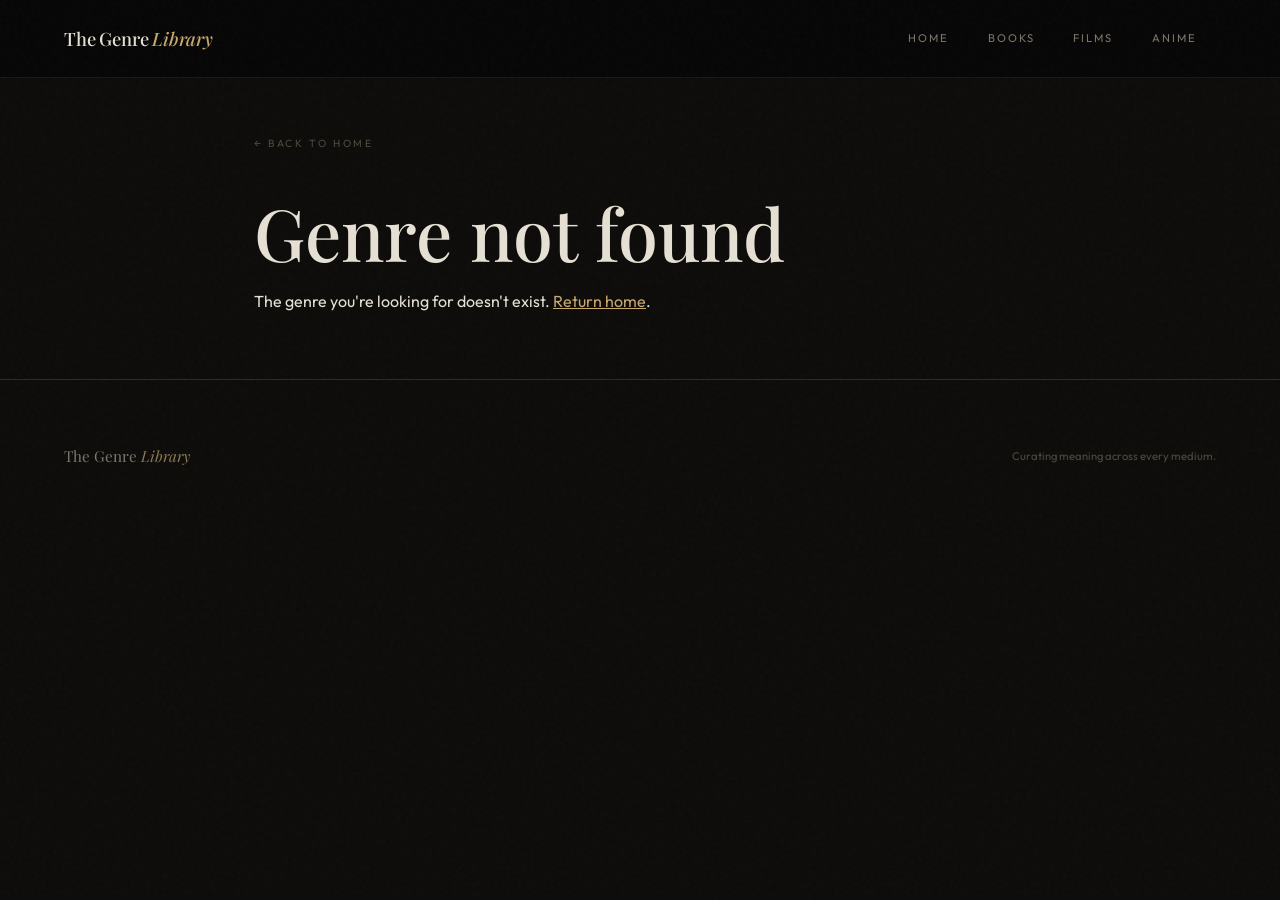
<file: Genre.html>
<!DOCTYPE html>
<html lang="en">
<head>
  <meta charset="UTF-8">
  <meta name="viewport" content="width=device-width, initial-scale=1.0">
  <title>Genre — The Genre Library</title>
  <style>
/* ═══════════════════════════════════════════
   THE GENRE LIBRARY — Global Stylesheet
   Aesthetic: Literary Editorial / Art-House Cinema
   ═══════════════════════════════════════════ */

@import url('https://fonts.googleapis.com/css2?family=Playfair+Display:ital,wght@0,400;0,500;0,600;0,700;0,800;1,400;1,500;1,600&family=Libre+Baskerville:ital,wght@0,400;0,700;1,400&family=Outfit:wght@200;300;400;500;600;700&display=swap');

*, *::before, *::after { margin: 0; padding: 0; box-sizing: border-box; }

:root {
  --bg-deep: #080706;
  --bg: #0d0c0a;
  --bg-elevated: #141310;
  --bg-card: #18170f;
  --bg-card-hover: #1e1d14;
  --surface: #222018;
  --border: #2e2b22;
  --border-light: #3a362a;
  --gold: #c8a96e;
  --gold-bright: #dfc08a;
  --gold-dim: #8a7a50;
  --gold-faint: rgba(200,169,110,0.06);
  --crimson: #8b3a3a;
  --crimson-soft: #a85454;
  --text: #e6e0d4;
  --text-secondary: #b5ad9e;
  --text-dim: #7d7668;
  --text-muted: #4e493e;
  --display: 'Playfair Display', Georgia, serif;
  --serif: 'Libre Baskerville', Georgia, serif;
  --sans: 'Outfit', system-ui, sans-serif;
  --ease-out-expo: cubic-bezier(0.16, 1, 0.3, 1);
  --ease-out-quart: cubic-bezier(0.25, 1, 0.5, 1);
}

html {
  scroll-behavior: smooth;
  scrollbar-width: thin;
  scrollbar-color: var(--gold-dim) var(--bg);
}

body {
  background: var(--bg);
  color: var(--text);
  font-family: var(--sans);
  line-height: 1.7;
  -webkit-font-smoothing: antialiased;
  -moz-osx-font-smoothing: grayscale;
  overflow-x: hidden;
  min-height: 100vh;
}

/* ── Film Grain Overlay ── */
body::after {
  content: '';
  position: fixed;
  inset: 0;
  pointer-events: none;
  z-index: 9999;
  opacity: 0.025;
  background-image: url("data:image/svg+xml,%3Csvg viewBox='0 0 256 256' xmlns='http://www.w3.org/2000/svg'%3E%3Cfilter id='n'%3E%3CfeTurbulence type='fractalNoise' baseFrequency='0.9' numOctaves='4' stitchTiles='stitch'/%3E%3C/filter%3E%3Crect width='100%25' height='100%25' filter='url(%23n)'/%3E%3C/svg%3E");
  background-repeat: repeat;
}

/* ═══ SELECTION ═══ */
::selection {
  background: var(--gold);
  color: var(--bg);
}

/* ═══ NAVIGATION ═══ */
.site-nav {
  position: fixed;
  top: 0; left: 0; right: 0;
  z-index: 1000;
  display: flex;
  align-items: center;
  justify-content: space-between;
  padding: 1.2rem clamp(1.5rem, 5vw, 4rem);
  background: rgba(8,7,6,0.85);
  backdrop-filter: blur(20px) saturate(1.5);
  -webkit-backdrop-filter: blur(20px) saturate(1.5);
  border-bottom: 1px solid rgba(46,43,34,0.5);
  transition: all 0.4s;
}

.nav-logo {
  font-family: var(--display);
  font-size: 1.15rem;
  font-weight: 500;
  color: var(--text);
  text-decoration: none;
  letter-spacing: -0.01em;
  transition: color 0.3s;
}

.nav-logo em {
  font-style: italic;
  color: var(--gold);
}

.nav-logo:hover { color: var(--gold-bright); }

.nav-links {
  display: flex;
  align-items: center;
  gap: 0;
}

.nav-link {
  font-family: var(--sans);
  font-size: 0.7rem;
  font-weight: 400;
  letter-spacing: 0.18em;
  text-transform: uppercase;
  color: var(--text-dim);
  text-decoration: none;
  padding: 0.6rem 1.2rem;
  position: relative;
  transition: color 0.3s;
}

.nav-link::after {
  content: '';
  position: absolute;
  bottom: 0; left: 1.2rem; right: 1.2rem;
  height: 1px;
  background: var(--gold);
  transform: scaleX(0);
  transform-origin: right;
  transition: transform 0.4s var(--ease-out-expo);
}

.nav-link:hover { color: var(--text-secondary); }
.nav-link:hover::after { transform: scaleX(1); transform-origin: left; }
.nav-link.active { color: var(--gold); }
.nav-link.active::after { transform: scaleX(1); }

/* ── Mobile Nav ── */
.nav-toggle {
  display: none;
  background: none;
  border: none;
  cursor: pointer;
  width: 28px; height: 20px;
  position: relative;
}

.nav-toggle span {
  display: block;
  width: 100%;
  height: 1.5px;
  background: var(--text-dim);
  position: absolute;
  left: 0;
  transition: all 0.3s;
}

.nav-toggle span:nth-child(1) { top: 0; }
.nav-toggle span:nth-child(2) { top: 50%; transform: translateY(-50%); }
.nav-toggle span:nth-child(3) { bottom: 0; }

@media (max-width: 720px) {
  .nav-toggle { display: block; }
  .nav-links {
    position: fixed;
    inset: 0;
    background: rgba(8,7,6,0.97);
    backdrop-filter: blur(30px);
    flex-direction: column;
    justify-content: center;
    gap: 0.5rem;
    opacity: 0;
    pointer-events: none;
    transition: opacity 0.4s;
  }
  .nav-links.open { opacity: 1; pointer-events: all; }
  .nav-link { font-size: 1rem; padding: 1rem 2rem; }
}

/* ═══ PAGE HEADER (medium pages) ═══ */
.page-header {
  padding: clamp(8rem, 14vh, 12rem) clamp(1.5rem, 5vw, 6rem) clamp(3rem, 6vh, 5rem);
  position: relative;
  overflow: hidden;
}

.page-header::before {
  content: '';
  position: absolute;
  inset: 0;
  background:
    radial-gradient(ellipse 50% 60% at 30% 50%, rgba(200,169,110,0.04) 0%, transparent 70%),
    radial-gradient(ellipse 40% 40% at 80% 30%, rgba(139,58,58,0.03) 0%, transparent 60%);
  pointer-events: none;
}

.page-header .header-label {
  font-family: var(--sans);
  font-size: 0.65rem;
  letter-spacing: 0.4em;
  text-transform: uppercase;
  color: var(--gold-dim);
  margin-bottom: 1.5rem;
  opacity: 0;
  animation: fadeUp 0.8s 0.1s forwards;
}

.page-header h1 {
  font-family: var(--display);
  font-size: clamp(3rem, 8vw, 6.5rem);
  font-weight: 400;
  line-height: 1.05;
  letter-spacing: -0.02em;
  opacity: 0;
  animation: fadeUp 0.8s 0.25s forwards;
}

.page-header h1 em {
  font-style: italic;
  color: var(--gold);
}

.page-header .header-desc {
  font-family: var(--serif);
  font-size: clamp(0.95rem, 2vw, 1.15rem);
  font-weight: 400;
  color: var(--text-dim);
  max-width: 600px;
  margin-top: 1.5rem;
  line-height: 1.9;
  opacity: 0;
  animation: fadeUp 0.8s 0.4s forwards;
}

/* horizontal decorative line */
.page-header .header-line {
  width: 60px;
  height: 1px;
  background: linear-gradient(90deg, var(--gold), transparent);
  margin-top: 2rem;
  opacity: 0;
  animation: fadeUp 0.8s 0.55s forwards;
}

/* ═══ GENRE GRID ═══ */
.grid-controls {
  padding: 0 clamp(1.5rem, 5vw, 6rem);
  display: flex;
  align-items: center;
  justify-content: space-between;
  flex-wrap: wrap;
  gap: 1rem;
  margin-bottom: 2rem;
}

.grid-count {
  font-size: 0.65rem;
  letter-spacing: 0.25em;
  text-transform: uppercase;
  color: var(--text-muted);
}

.grid-search {
  background: var(--bg-elevated);
  border: 1px solid var(--border);
  color: var(--text-secondary);
  font-family: var(--sans);
  font-size: 0.8rem;
  padding: 0.55rem 1.2rem;
  width: 240px;
  outline: none;
  transition: border-color 0.3s;
}

.grid-search::placeholder { color: var(--text-muted); }
.grid-search:focus { border-color: var(--gold-dim); }

.genre-grid {
  padding: 0 clamp(1.5rem, 5vw, 6rem) 6rem;
  display: grid;
  grid-template-columns: repeat(auto-fill, minmax(360px, 1fr));
  gap: 1.2rem;
}

@media (max-width: 500px) {
  .genre-grid { grid-template-columns: 1fr; }
}

/* ═══ GENRE CARD ═══ */
.genre-card {
  background: var(--bg-card);
  border: 1px solid var(--border);
  padding: 2rem 1.8rem;
  position: relative;
  overflow: hidden;
  text-decoration: none;
  color: inherit;
  display: flex;
  flex-direction: column;
  gap: 0.9rem;
  transition: all 0.5s var(--ease-out-expo);
  opacity: 0;
  transform: translateY(16px);
}

.genre-card.visible {
  opacity: 1;
  transform: translateY(0);
}

.genre-card::before {
  content: '';
  position: absolute;
  top: 0; left: 0;
  width: 100%; height: 2px;
  background: linear-gradient(90deg, var(--gold), var(--crimson-soft), transparent);
  opacity: 0;
  transition: opacity 0.5s;
}

.genre-card::after {
  content: '';
  position: absolute;
  inset: 0;
  background: radial-gradient(ellipse at 20% 20%, rgba(200,169,110,0.03) 0%, transparent 60%);
  opacity: 0;
  transition: opacity 0.5s;
}

.genre-card:hover {
  background: var(--bg-card-hover);
  border-color: var(--border-light);
  transform: translateY(-6px);
  box-shadow: 0 24px 80px rgba(0,0,0,0.5), 0 0 0 1px rgba(200,169,110,0.05);
}

.genre-card:hover::before { opacity: 1; }
.genre-card:hover::after { opacity: 1; }

.card-row-top {
  display: flex;
  align-items: center;
  justify-content: space-between;
  position: relative;
  z-index: 1;
}

.card-icon {
  width: 44px; height: 44px;
  display: flex;
  align-items: center;
  justify-content: center;
  font-size: 1.2rem;
  border: 1px solid var(--border);
  background: var(--gold-faint);
  color: var(--gold);
  flex-shrink: 0;
}

.card-badges {
  display: flex;
  gap: 0.35rem;
}

.card-badge {
  font-size: 0.5rem;
  letter-spacing: 0.2em;
  text-transform: uppercase;
  color: var(--text-muted);
  border: 1px solid var(--border);
  padding: 0.2rem 0.55rem;
  line-height: 1;
}

.card-badge.books { border-color: rgba(200,169,110,0.2); color: var(--gold-dim); }
.card-badge.film { border-color: rgba(139,58,58,0.3); color: var(--crimson-soft); }
.card-badge.anime { border-color: rgba(100,140,180,0.25); color: #7ba0c0; }

.card-title {
  font-family: var(--display);
  font-size: 1.5rem;
  font-weight: 500;
  color: var(--text);
  line-height: 1.2;
  position: relative;
  z-index: 1;
}

.card-def {
  font-family: var(--serif);
  font-size: 0.88rem;
  font-weight: 400;
  color: var(--text-dim);
  line-height: 1.85;
  flex-grow: 1;
  position: relative;
  z-index: 1;
  /* Show 3 lines, truncate */
  display: -webkit-box;
  -webkit-line-clamp: 4;
  -webkit-box-orient: vertical;
  overflow: hidden;
}

.card-bottom {
  display: flex;
  align-items: center;
  justify-content: space-between;
  padding-top: 1rem;
  border-top: 1px solid var(--border);
  position: relative;
  z-index: 1;
}

.card-tags {
  display: flex;
  gap: 0.35rem;
  flex-wrap: wrap;
}

.card-tag {
  font-size: 0.55rem;
  letter-spacing: 0.1em;
  text-transform: uppercase;
  color: var(--text-muted);
  background: rgba(255,255,255,0.02);
  padding: 0.18rem 0.5rem;
}

.card-arrow {
  font-size: 0.7rem;
  letter-spacing: 0.15em;
  text-transform: uppercase;
  color: var(--gold-dim);
  transition: all 0.3s;
  display: flex;
  align-items: center;
  gap: 0.4rem;
}

.card-arrow::after {
  content: '→';
  transition: transform 0.3s var(--ease-out-expo);
}

.genre-card:hover .card-arrow { color: var(--gold); }
.genre-card:hover .card-arrow::after { transform: translateX(4px); }

/* ═══ GENRE DETAIL PAGE ═══ */
.genre-detail {
  padding: clamp(8rem, 14vh, 12rem) clamp(1.5rem, 5vw, 8rem) 4rem;
  max-width: 900px;
  margin: 0 auto;
}

.genre-detail .back-link {
  font-size: 0.65rem;
  letter-spacing: 0.25em;
  text-transform: uppercase;
  color: var(--text-muted);
  text-decoration: none;
  display: inline-flex;
  align-items: center;
  gap: 0.5rem;
  margin-bottom: 2.5rem;
  transition: color 0.3s;
}

.genre-detail .back-link:hover { color: var(--gold); }

.genre-detail .detail-icon {
  font-size: 2.5rem;
  margin-bottom: 1.5rem;
  display: block;
}

.genre-detail h1 {
  font-family: var(--display);
  font-size: clamp(2.5rem, 6vw, 4.5rem);
  font-weight: 500;
  line-height: 1.1;
  margin-bottom: 1rem;
}

.genre-detail .detail-badges {
  display: flex;
  gap: 0.5rem;
  margin-bottom: 2.5rem;
}

.genre-detail .detail-def {
  font-family: var(--serif);
  font-size: clamp(1.05rem, 2.2vw, 1.2rem);
  font-weight: 400;
  color: var(--text-secondary);
  line-height: 2;
  margin-bottom: 3rem;
}

.detail-section {
  margin-top: 3rem;
  padding-top: 2.5rem;
  border-top: 1px solid var(--border);
}

.detail-section h2 {
  font-family: var(--sans);
  font-size: 0.65rem;
  letter-spacing: 0.35em;
  text-transform: uppercase;
  color: var(--gold-dim);
  margin-bottom: 1.5rem;
}

.review-placeholder {
  font-family: var(--serif);
  font-size: 1rem;
  color: var(--text-muted);
  font-style: italic;
  padding: 2.5rem 2rem;
  border: 1px dashed var(--border);
  text-align: center;
  line-height: 1.8;
}

.related-tags {
  display: flex;
  flex-wrap: wrap;
  gap: 0.5rem;
  margin-top: 1.5rem;
}

.related-tag {
  font-size: 0.7rem;
  letter-spacing: 0.1em;
  color: var(--text-dim);
  border: 1px solid var(--border);
  padding: 0.4rem 1rem;
  text-transform: uppercase;
  transition: all 0.3s;
}

.related-tag:hover {
  border-color: var(--gold-dim);
  color: var(--gold);
}

/* ═══ HERO (index) ═══ */
.hero {
  min-height: 100vh;
  display: flex;
  flex-direction: column;
  justify-content: center;
  align-items: center;
  text-align: center;
  padding: 4rem 2rem;
  position: relative;
  overflow: hidden;
}

.hero::before {
  content: '';
  position: absolute;
  inset: 0;
  background:
    radial-gradient(ellipse 50% 45% at 50% 40%, rgba(200,169,110,0.05) 0%, transparent 70%),
    radial-gradient(ellipse 60% 50% at 20% 80%, rgba(139,58,58,0.03) 0%, transparent 60%),
    radial-gradient(ellipse 30% 30% at 80% 20%, rgba(200,169,110,0.02) 0%, transparent 50%);
  pointer-events: none;
}

/* decorative giant letter */
.hero::after {
  content: 'G';
  position: absolute;
  font-family: var(--display);
  font-size: clamp(20rem, 40vw, 50rem);
  font-weight: 800;
  color: rgba(200,169,110,0.015);
  top: 50%; left: 50%;
  transform: translate(-50%, -50%);
  pointer-events: none;
  line-height: 1;
}

.hero-label {
  font-family: var(--sans);
  font-size: 0.65rem;
  letter-spacing: 0.45em;
  text-transform: uppercase;
  color: var(--gold-dim);
  margin-bottom: 2rem;
  opacity: 0; animation: fadeUp 0.9s 0.2s forwards;
}

.hero h1 {
  font-family: var(--display);
  font-size: clamp(3.5rem, 10vw, 9rem);
  font-weight: 400;
  line-height: 1.02;
  letter-spacing: -0.025em;
  opacity: 0; animation: fadeUp 0.9s 0.35s forwards;
}

.hero h1 em { font-style: italic; color: var(--gold); }

.hero-sub {
  font-family: var(--serif);
  font-size: clamp(0.95rem, 2vw, 1.15rem);
  font-weight: 400;
  color: var(--text-dim);
  max-width: 540px;
  margin-top: 1.8rem;
  line-height: 1.9;
  opacity: 0; animation: fadeUp 0.9s 0.5s forwards;
}

.hero-cta {
  display: flex;
  gap: 1rem;
  margin-top: 3.5rem;
  flex-wrap: wrap;
  justify-content: center;
  opacity: 0; animation: fadeUp 0.9s 0.65s forwards;
}

.hero-cta a {
  font-family: var(--sans);
  font-size: 0.7rem;
  letter-spacing: 0.18em;
  text-transform: uppercase;
  text-decoration: none;
  padding: 0.85rem 2.2rem;
  transition: all 0.4s var(--ease-out-expo);
  position: relative;
}

.cta-primary {
  background: var(--gold);
  color: var(--bg);
  font-weight: 600;
}

.cta-primary:hover {
  background: var(--gold-bright);
  transform: translateY(-2px);
  box-shadow: 0 8px 30px rgba(200,169,110,0.2);
}

.cta-secondary {
  border: 1px solid var(--border);
  color: var(--text-dim);
}

.cta-secondary:hover {
  border-color: var(--gold-dim);
  color: var(--gold);
}

.scroll-indicator {
  position: absolute;
  bottom: 2.5rem;
  left: 50%; transform: translateX(-50%);
  display: flex;
  flex-direction: column;
  align-items: center;
  gap: 0.6rem;
  opacity: 0; animation: fadeUp 0.9s 1s forwards;
}

.scroll-indicator span {
  font-size: 0.55rem;
  letter-spacing: 0.3em;
  text-transform: uppercase;
  color: var(--text-muted);
}

.scroll-bar {
  width: 1px; height: 36px;
  background: linear-gradient(to bottom, var(--gold-dim), transparent);
  animation: scrollPulse 2.5s ease-in-out infinite;
}

/* ═══ HOME SECTIONS ═══ */
.home-section {
  padding: 5rem clamp(1.5rem, 5vw, 6rem);
  border-top: 1px solid var(--border);
}

.home-section .section-top {
  display: flex;
  align-items: baseline;
  justify-content: space-between;
  flex-wrap: wrap;
  gap: 1rem;
  margin-bottom: 2.5rem;
}

.home-section h2 {
  font-family: var(--display);
  font-size: clamp(1.8rem, 4vw, 2.5rem);
  font-weight: 400;
}

.home-section h2 em { font-style: italic; color: var(--gold); }

.section-link {
  font-size: 0.65rem;
  letter-spacing: 0.2em;
  text-transform: uppercase;
  color: var(--gold-dim);
  text-decoration: none;
  display: flex;
  align-items: center;
  gap: 0.4rem;
  transition: color 0.3s;
}

.section-link:hover { color: var(--gold); }

.home-grid {
  display: grid;
  grid-template-columns: repeat(auto-fill, minmax(340px, 1fr));
  gap: 1.2rem;
}

@media (max-width: 500px) {
  .home-grid { grid-template-columns: 1fr; }
}

/* ═══ STATS BAR ═══ */
.stats-bar {
  display: grid;
  grid-template-columns: repeat(auto-fit, minmax(180px, 1fr));
  gap: 1px;
  background: var(--border);
  border-top: 1px solid var(--border);
  border-bottom: 1px solid var(--border);
}

.stat-item {
  background: var(--bg-elevated);
  padding: 2.5rem 2rem;
  text-align: center;
}

.stat-number {
  font-family: var(--display);
  font-size: 2.8rem;
  font-weight: 400;
  color: var(--gold);
  line-height: 1;
}

.stat-label {
  font-size: 0.6rem;
  letter-spacing: 0.25em;
  text-transform: uppercase;
  color: var(--text-muted);
  margin-top: 0.6rem;
}

/* ═══ FOOTER ═══ */
.site-footer {
  padding: 4rem clamp(1.5rem, 5vw, 6rem);
  border-top: 1px solid var(--border);
  display: flex;
  align-items: center;
  justify-content: space-between;
  flex-wrap: wrap;
  gap: 1rem;
}

.footer-brand {
  font-family: var(--display);
  font-size: 0.95rem;
  color: var(--text-dim);
}

.footer-brand em { font-style: italic; color: var(--gold-dim); }

.footer-note {
  font-size: 0.7rem;
  color: var(--text-muted);
}

/* ═══ ANIMATIONS ═══ */
@keyframes fadeUp {
  from { opacity: 0; transform: translateY(18px); }
  to { opacity: 1; transform: translateY(0); }
}

@keyframes scrollPulse {
  0%, 100% { opacity: 0.2; }
  50% { opacity: 0.8; }
}

/* ═══ NO RESULTS ═══ */
.no-results {
  grid-column: 1 / -1;
  text-align: center;
  padding: 4rem 2rem;
  font-family: var(--serif);
  font-style: italic;
  color: var(--text-muted);
  font-size: 1rem;
}

/* ═══ PAGE TRANSITION ═══ */
.page-content {
  animation: pageIn 0.6s var(--ease-out-expo);
}

@keyframes pageIn {
  from { opacity: 0; }
  to { opacity: 1; }
}

</style>
</head>
<body>
  <nav class="site-nav">
    <a href="index.html" class="nav-logo">The Genre <em>Library</em></a>
    <button class="nav-toggle"><span></span><span></span><span></span></button>
    <div class="nav-links">
      <a href="index.html" class="nav-link" data-page="home">Home</a>
      <a href="books.html" class="nav-link" data-page="books">Books</a>
      <a href="films.html" class="nav-link" data-page="films">Films</a>
      <a href="anime.html" class="nav-link" data-page="anime">Anime</a>
    </div>
  </nav>

  <div class="page-content">
    <div class="genre-detail" id="detail">
      <!-- Populated by JS -->
    </div>

    <footer class="site-footer">
      <div class="footer-brand">The Genre <em>Library</em></div>
      <div class="footer-note">Curating meaning across every medium.</div>
    </footer>
  </div>

  <script>
// ═══════════════════════════════════════════
// THE GENRE LIBRARY — Genre Data
// ═══════════════════════════════════════════

const GENRES = [
  // ─── LITERARY & PROSE ───
  {
    id: "literary-fiction",
    title: "Literary Fiction",
    icon: "✦",
    medium: ["books", "film"],
    tags: ["prose", "character", "language"],
    definition: "Literature that treats language itself as the subject. Here, the sentence is not a vehicle for plot but an end unto itself — every clause a small act of perception. Literary fiction asks: what does it feel like to be conscious, to notice, to fail at understanding another person? It is prose that slows time.",
    extended: "The distinction between literary and genre fiction is not one of quality but of orientation. Genre fiction optimises for the satisfaction of pattern — the mystery solved, the quest completed, the lovers united. Literary fiction optimises for the quality of attention. It trades the momentum of plot for the density of observation, asking the reader to inhabit a moment rather than race toward a resolution. At its best, it makes the familiar strange and the strange recognisable. At its worst, it mistakes obscurity for depth. The tradition runs from Flaubert's obsessive sentences through Woolf's interior cathedrals to the quiet devastations of Marilynne Robinson."
  },
  {
    id: "science-fiction",
    title: "Science Fiction",
    icon: "◈",
    medium: ["books", "film", "anime"],
    tags: ["speculation", "technology", "futures"],
    definition: "The genre of the thought experiment. Science fiction begins with a single alteration to reality — a technology, a law of physics, a social structure — and follows its consequences with rigorous honesty. It is philosophy performed in narrative: not 'what is?' but 'what if?' and more importantly, 'what then?'",
    extended: "Science fiction is the only literary form that takes the future seriously as a subject. All other genres are set in the past or present, even when they pretend otherwise. SF alone asks: if this trend continues, if this invention arrives, if this boundary is crossed — what kind of world results, and what kind of people inhabit it? The genre's power lies not in prediction (it is almost always wrong about specifics) but in rehearsal. It lets civilisations practice their responses to change before the change arrives. From Wells to Asimov to Le Guin to Liu Cixin, the tradition's great works are those that change how their readers think about the present by showing them a future they hadn't considered."
  },
  {
    id: "fantasy",
    title: "Fantasy",
    icon: "⟡",
    medium: ["books", "film", "anime"],
    tags: ["myth", "worldbuilding", "archetype"],
    definition: "Fantasy is mythmaking for the modern psyche. By constructing worlds that operate on different metaphysical rules, it externalises the invisible forces of the human interior — courage, corruption, fate, free will. The dragon is never just a dragon. It is whatever we have not yet dared to face.",
    extended: "Where science fiction extrapolates from the known, fantasy generates from the imagined. Its raw materials are the archetypes of collective myth: the journey into the underworld, the reluctant hero, the corrupting ring of power, the mentor who must be surpassed. Tolkien understood that these were not escapist tropes but psychological truths dressed in narrative clothing. The best fantasy worldbuilding is not an exercise in cartography but in metaphysics — it asks what kind of universe would make certain virtues necessary and certain temptations irresistible. The genre ranges from the epic (Tolkien, Jordan, Sanderson) to the intimate (Le Guin, McKillip) to the subversive (Miéville, Abercrombie), but its constant is the insistence that reality is larger than what materialism admits."
  },
  {
    id: "horror",
    title: "Horror",
    icon: "◉",
    medium: ["books", "film", "anime"],
    tags: ["dread", "unknown", "boundary"],
    definition: "Horror is the art of confronting what should not exist. It does not merely frighten — it reveals. Every great horror work locates the boundary where the familiar dissolves into the incomprehensible, where the self meets something it cannot absorb. It is the genre that takes the question 'what lies beyond understanding?' with absolute seriousness.",
    extended: "Horror's philosophical ancestor is the concept of the sublime — that which exceeds the mind's capacity to contain it. But where Romantic sublimity was awe-struck by mountains and storms, horror is awe-struck by wrongness: the face that almost looks human, the house that has too many rooms, the silence that has texture. Its deepest works (Shirley Jackson, Thomas Ligotti, Junji Ito) are not about monsters but about the fragility of the categories we use to make the world safe — inside/outside, alive/dead, self/other. When these categories fail, horror begins. The genre endures because those categories are always failing, and we need stories that acknowledge it."
  },
  {
    id: "mystery-detective",
    title: "Mystery & Detective",
    icon: "◇",
    medium: ["books", "film", "anime"],
    tags: ["logic", "revelation", "truth"],
    definition: "The mystery is an epistemological drama. Something has happened; the truth is buried under layers of deception, coincidence, and human motive. The detective is a philosopher of the particular — reconstructing reality from fragments, proving that the world, however chaotic, is ultimately knowable. The reveal is not merely a surprise; it is an argument for order.",
    extended: "The detective story is the Enlightenment's favourite genre. It enshrines the belief that reason, properly applied, can penetrate any darkness. From Poe's Dupin through Doyle's Holmes to Christie's Poirot, the tradition celebrates the mind that sees what others miss. But the genre's evolution has complicated this faith. Hardboiled mysteries (Chandler, Hammett) introduced a world where the solution brings no satisfaction because the corruption runs too deep. Contemporary mysteries (Tana French, Stieg Larsson) often reveal that the greatest mystery is not 'who did it?' but 'why does it matter?' The genre's deepest pleasure is not the surprise of the reveal but the architecture of its construction — the feeling that every detail was placed with intent."
  },
  {
    id: "thriller-suspense",
    title: "Thriller & Suspense",
    icon: "⬡",
    medium: ["books", "film"],
    tags: ["tension", "stakes", "velocity"],
    definition: "Where mystery asks 'what happened?', the thriller asks 'what will happen next — and can it be stopped?' It is the genre of compressed time and escalating stakes, a narrative engine built on the tension between knowledge and helplessness. The reader knows the danger before the character does, and that dramatic irony is the source of its unbearable momentum.",
    extended: "Hitchcock called it the bomb under the table: the audience sees it, the characters don't, and the resulting tension is almost physical. The thriller is the most embodied of genres — it aims for the pulse, the held breath, the involuntary lean forward. But the best thrillers (le Carré, Highsmith, Denis Villeneuve's films) understand that mere danger is not suspense. True suspense requires moral complexity — a protagonist whose choices are constrained, whose values are tested, whose victory would cost something essential. The ticking clock is a structure, not a subject. The subject is always: what would you sacrifice to survive?"
  },
  {
    id: "romance",
    title: "Romance",
    icon: "❋",
    medium: ["books", "film", "anime"],
    tags: ["intimacy", "desire", "connection"],
    definition: "Romance is the phenomenology of desire — the slow or sudden rearrangement of a self around another person. It maps the architecture of intimacy: the first recognition, the obstacles that clarify longing, the surrender that is also a becoming. At its best, romance argues that love is not escape from the self but its most demanding expansion.",
    extended: "Romance is the most dismissed and most read genre in literature, a paradox that reveals more about cultural prejudices than about the genre itself. Its emotional logic is precise: two people who need each other must overcome the barriers (internal and external) that prevent their union. The 'happily ever after' is not naïveté — it is a structural commitment, a promise that the narrative will honour the emotional investment of its reader. The genre's range is vast, from Austen's social precision to Heyer's historical wit to contemporary authors like Talia Hibbert and Casey McQuiston. The best romance writers understand that falling in love is the most psychologically complex event in ordinary human life, and they render that complexity with the seriousness it deserves."
  },
  {
    id: "historical-fiction",
    title: "Historical Fiction",
    icon: "⊕",
    medium: ["books", "film"],
    tags: ["memory", "context", "anachronism"],
    definition: "Historical fiction is the resurrection of dead time. It takes the skeleton of documented fact and clothes it in the flesh of lived experience — the textures, anxieties, and assumptions that no archive can preserve. It reveals that the past was not inevitable; it was as uncertain, as contested, and as human as our own present.",
    extended: "The historian's task is accuracy; the historical novelist's task is truth. These are not the same thing. A historian can tell you that a battle was fought on a certain date with certain casualties. A historical novelist can make you understand what it felt like to stand in that field not knowing the outcome, not knowing you were living in what someone else would later call history. The genre's great challenge is anachronism — not the factual kind (wrong weapons, wrong clothing) but the psychological kind: projecting modern consciousness onto people who thought differently about God, death, gender, the self. Writers like Hilary Mantel, Umberto Eco, and Amitav Ghosh succeed by taking the strangeness of the past seriously."
  },
  {
    id: "philosophy-thought",
    title: "Philosophy & Thought",
    icon: "∞",
    medium: ["books"],
    tags: ["reason", "existence", "inquiry"],
    definition: "Not a genre of answers but of questions held open. Philosophical writing attempts to see the scaffolding beneath experience — the assumptions we never examine, the categories we treat as natural. It is the discipline of following a thought to its conclusion even when the conclusion is uncomfortable, and of beginning again when it collapses.",
    extended: "Philosophy is the only genre that explicitly questions its own right to exist. Every generation of philosophers begins by asking whether philosophy is even possible, and this self-interrogation is not a weakness but its defining strength. From Plato's dialogues to Nietzsche's aphorisms to Wittgenstein's propositions, the form of philosophical writing has always been inseparable from its content. The essay (Montaigne, Emerson), the treatise (Kant, Rawls), the fragment (Pascal, Cioran), the meditation (Descartes, Marcus Aurelius) — each form encodes a different theory of how truth is best approached. Reading philosophy is not consuming information; it is practicing a mode of attention."
  },
  {
    id: "biography-memoir",
    title: "Biography & Memoir",
    icon: "◎",
    medium: ["books", "film"],
    tags: ["life", "identity", "testimony"],
    definition: "The biography asks: what can a single life tell us about the shape of a time, a discipline, a human possibility? The memoir goes further — it is the first-person archaeology of experience, the attempt to understand one's own life as a coherent, or beautifully incoherent, whole. Both forms argue that the particular is the shortest path to the universal.",
    extended: "Biography is the art of selection — from the infinite details of a life, which ones reveal character? The biographer must resist two temptations: hagiography (making the subject a saint) and reductionism (explaining them away). The best biographies (Isaacson's on Jobs and Musk, Caro's on Lyndon Johnson, Hermione Lee's on Virginia Woolf) achieve a third thing: they make you understand how it felt to be that person, to face their particular set of impossible choices. Memoir, meanwhile, is biography without the safety of distance. The memoirist must be both subject and investigator, must interrogate their own memory knowing that memory is never neutral. It is always already a narrative, always already shaped by what the self needs to believe about itself."
  },
  {
    id: "dystopia",
    title: "Dystopia",
    icon: "⬢",
    medium: ["books", "film", "anime"],
    tags: ["warning", "control", "society"],
    definition: "Dystopia is prophecy in the mode of warning. It takes a tendency already visible in the present — surveillance, conformity, ecological collapse, ideological purity — and accelerates it to its logical extreme. The dystopian world is never truly alien; it is our own world with its masks removed. Its horror lies not in implausibility but in recognition.",
    extended: "The dystopian tradition splits into two branches. The totalitarian branch (Orwell, Huxley, Zamyatin) warns against the concentration of power — the state that sees everything, the pleasure that numbs everything, the uniformity that destroys everything. The ecological branch (Atwood, Octavia Butler, Paolo Bacigalupi) warns against the consequences of consumption — worlds where the bill for industrial civilisation has finally come due. Both branches share the conviction that the present contains the seeds of catastrophe, and that fiction can make those seeds visible before they bloom. The genre's political power is undeniable: '1984' and 'Brave New World' have shaped how entire generations think about freedom and control."
  },
  {
    id: "magical-realism",
    title: "Magical Realism",
    icon: "❂",
    medium: ["books", "film", "anime"],
    tags: ["liminality", "wonder", "reality"],
    definition: "Magical realism does not introduce magic as an escape from reality but as a deeper fidelity to it. A dead grandmother returns because grief does not obey linear time. Rain falls for four years because political despair has that quality. The 'magical' element is simply the visible surface of an emotional or historical truth too large for realism to contain.",
    extended: "Born in Latin American literature (García Márquez, Borges, Allende) but practiced worldwide (Rushdie, Murakami, Okri), magical realism is not fantasy misidentified. Fantasy builds complete alternative worlds; magical realism inserts the impossible into the recognisably real, and treats it with the same matter-of-fact tone as a bus schedule. This tonal flatness is the genre's signature and its philosophy: if the emotional truth of an experience is supernatural in intensity, then a supernatural event is the most realistic way to represent it. The genre is particularly suited to post-colonial literatures, where history itself — its violence, its erasures, its survivals — exceeds what conventional realism can hold."
  },
  {
    id: "satire-dark-comedy",
    title: "Satire & Dark Comedy",
    icon: "⟐",
    medium: ["books", "film", "anime"],
    tags: ["irony", "critique", "absurdity"],
    definition: "Satire is moral philosophy performed through exaggeration. It holds the mirror at an angle that distorts just enough to reveal what polite society has agreed not to see. The laughter it produces is never comfortable — it is the involuntary recognition of a truth we had been successfully ignoring. Dark comedy adds: even the recognition itself is absurd.",
    extended: "Swift proposed eating babies. Voltaire sent a naïf through a world of horrors with unshakeable optimism. Kubrick turned nuclear annihilation into farce. The satirist's method is always the same: take a social reality and amplify it until its absurdity becomes undeniable. The risk is that the audience mistakes the exaggeration for the point, when the point is always the reality the exaggeration reveals. Dark comedy extends this into existential territory — it finds humour not just in social failure but in the fundamental conditions of existence: mortality, meaninglessness, the gap between intention and outcome. It is the laughter of people who have looked at the void and decided that silence is worse than a joke."
  },
  {
    id: "tragedy",
    title: "Tragedy",
    icon: "◆",
    medium: ["books", "film", "anime"],
    tags: ["fate", "flaw", "catharsis"],
    definition: "Tragedy is the genre that respects suffering enough to find meaning in it. A great character is undone not by accident but by the same quality that makes them great — ambition, loyalty, love pursued without limit. Aristotle called its effect catharsis: the purification that comes from witnessing the full weight of human consequence, and surviving the witnessing.",
    extended: "From Sophocles to Shakespeare to Arthur Miller, tragedy has maintained a remarkably stable structure: a person of significance makes a choice that, given who they are, they could not have avoided making — and that choice destroys them. The hamartia (fatal flaw) is never a simple error; it is the dark side of a virtue. Macbeth's ambition, Othello's trust, Oedipus's relentless pursuit of truth — these are the qualities that make them admirable, and the qualities that annihilate them. Tragedy's emotional power lies in this double vision: we see the character as both free and fated, both responsible and innocent. It is the most morally serious of genres because it refuses the consolation of blame."
  },
  {
    id: "coming-of-age",
    title: "Coming-of-Age",
    icon: "◐",
    medium: ["books", "film", "anime"],
    tags: ["growth", "identity", "threshold"],
    definition: "The coming-of-age narrative maps the death of one self and the tentative birth of another. It is the genre of thresholds — between innocence and experience, dependence and autonomy, the world as given and the world as chosen. Its power lies in the universality of that passage: everyone has stood at the border of who they were and who they might become.",
    extended: "The bildungsroman — the novel of formation — is one of literature's oldest and most resilient forms. From Goethe's Wilhelm Meister to Salinger's Catcher in the Rye to Chbosky's Perks of Being a Wallflower, it tracks the moment when a young person's model of the world proves insufficient and must be rebuilt. The genre's emotional register is unique: it combines the intensity of first experience with the retrospective awareness that this intensity will never quite return. Coming-of-age stories in anime (Your Name, A Silent Voice) and film (Stand By Me, Boyhood) exploit visual media's ability to literalise the passage of time, making the viewer complicit in the character's transformation."
  },
  {
    id: "epic-saga",
    title: "Epic & Saga",
    icon: "⟠",
    medium: ["books", "film", "anime"],
    tags: ["scale", "legacy", "civilisation"],
    definition: "The epic is narrative at civilisational scale. Its subject is not a person but a people, a founding, a war that reshapes the world. Individual characters exist as embodiments of forces larger than themselves — duty, hubris, destiny. The saga extends this across generations, arguing that meaning is not found in a single life but in the patterns that repeat across many.",
    extended: "The epic tradition begins with Homer and the Mahabharata — stories so foundational that entire cultures defined themselves by them. Its modern descendants (Tolkien's Lord of the Rings, Herbert's Dune, Martin's A Song of Ice and Fire) retain the essential qualities: vast scope, mythic resonance, and the conviction that individual heroism matters precisely because the stakes are civilisational. The saga form (the Icelandic sagas, Dumas's family chronicles, anime like Legend of the Galactic Heroes) adds a temporal dimension, tracing how the decisions of one generation become the constraints of the next. Both forms remind us that we are not the first to face the problems we face, and that how we respond will echo."
  },
  {
    id: "psychological-fiction",
    title: "Psychological Fiction",
    icon: "◑",
    medium: ["books", "film", "anime"],
    tags: ["interiority", "mind", "perception"],
    definition: "Psychological fiction turns the camera inward. The plot is the movement of consciousness itself — a mind circling an obsession, a memory reshaping under pressure, a perception slowly revealed as delusion. It insists that the most dramatic events in human life are invisible: the moment a belief collapses, the instant trust becomes suspicion, the quiet decision to lie.",
    extended: "Dostoevsky is the genre's founding figure — Crime and Punishment is essentially a 500-page anxiety attack rendered in prose. The tradition continued through Henry James's ambiguities, Nabokov's unreliable narrators, and into contemporary works like Gone Girl and the films of David Fincher and Darren Aronofsky. In anime, works like Monster and Perfect Blue achieve psychological depth through the medium's unique ability to visualise subjective states — distorted perspectives, fractured timelines, the literal intrusion of delusion into the visual field. The genre's core insight is that the 'inner life' is not a metaphor: consciousness has a landscape, and that landscape can be as treacherous as any external wilderness."
  },
  {
    id: "adventure",
    title: "Adventure",
    icon: "⟢",
    medium: ["books", "film", "anime"],
    tags: ["journey", "courage", "discovery"],
    definition: "Adventure is the genre of forward motion. A character leaves the known world and enters the unknown — not for philosophical reasons but because something compels them: treasure, rescue, survival, pure restlessness. The journey transforms the traveller, but the genre's deeper argument is that movement itself is a form of meaning, that courage is clarified only by risk.",
    extended: "From Odysseus's voyage home to Indiana Jones's archaeological quests to Luffy's pursuit of the Grand Line, adventure is the genre that most directly embodies the narrative impulse: something must happen next. Its pleasures are kinetic — new landscapes, narrow escapes, unexpected allies and enemies. But the best adventure stories understand that the external journey mirrors an internal one. Treasure Island is about a boy learning to judge character. The Count of Monte Cristo is about the limits of revenge. One Piece is about the meaning of freedom. The map is always also a metaphor."
  },
  {
    id: "noir",
    title: "Noir",
    icon: "▣",
    medium: ["books", "film", "anime"],
    tags: ["shadow", "morality", "corruption"],
    definition: "Noir is the genre that has abandoned the possibility of innocence. Its world is one where institutions are corrupt, motives are mixed, and even the protagonist is compromised. The visual signature — shadow bisecting light — is a moral statement: in noir, clarity is always partial. What makes it endure is its honesty about the human condition at its most unvarnished.",
    extended: "Noir emerged from the collision of two cultural forces: American hard-boiled fiction (Hammett, Chandler, Cain) and German Expressionist cinema. The result was a genre defined as much by mood as by plot — the perpetual night, the rain-slicked streets, the femme fatale who is as trapped as the hero she deceives. Film noir (Double Indemnity, Chinatown, Blade Runner) visualised moral ambiguity through lighting. Neo-noir (the Coen Brothers, Denis Villeneuve, anime like Cowboy Bebop and Psycho-Pass) updated the setting but kept the essence: a world where doing the right thing and surviving are often incompatible."
  },
  {
    id: "cyberpunk",
    title: "Cyberpunk",
    icon: "⌬",
    medium: ["books", "film", "anime"],
    tags: ["tech-noir", "rebellion", "posthuman"],
    definition: "Cyberpunk is science fiction stripped of optimism. It imagines futures where technology has advanced but justice has not — where neon-lit megacities mask deepening inequality, where the body is hackable and identity is code. Its protagonists are outsiders navigating systems designed to exploit them. Born in the 1980s, it has become less a prediction than a description.",
    extended: "William Gibson's Neuromancer (1984) defined the genre: a future of megacorporations, cyberspace, and street-level survival. But cyberpunk's real innovation was tonal — it was the first SF subgenre to treat technology not as salvation or apocalypse but as infrastructure, as mundane as plumbing and as political as zoning law. Anime became the genre's most visually expressive medium: Ghost in the Shell asked what selfhood means when consciousness is software; Akira fused cyberpunk with body horror; Serial Experiments Lain anticipated the psychological effects of digital immersion decades before social media. The genre's enduring question — who benefits from technological progress? — has only become more urgent."
  },
  {
    id: "mecha",
    title: "Mecha",
    icon: "⎔",
    medium: ["anime", "film"],
    tags: ["machine", "pilot", "war"],
    definition: "Mecha externalises the interior drama of war. The giant machine is simultaneously weapon and metaphor — an amplification of the pilot's will, fear, and moral weight. The best mecha works use the scale of mechanical combat to ask human-scale questions: what does it cost to fight? Who deserves the power to destroy? The cockpit is always a confessional.",
    extended: "The mecha genre bifurcates into 'super robot' (Mazinger Z, Gurren Lagann) — where the machine is an expression of heroic will — and 'real robot' (Gundam, Evangelion, Code Geass) — where the machine is a tool of war embedded in political systems. The latter tradition produced some of anime's most profound works. Neon Genesis Evangelion used the mecha frame to explore depression, parental abandonment, and the human fear of intimacy. Mobile Suit Gundam examined the ethics of warfare and the cycle of violence. The genre's unique power is scale: by placing a vulnerable human inside a giant weapon, it makes the gap between power and responsibility physically visible."
  },
  {
    id: "slice-of-life",
    title: "Slice of Life",
    icon: "○",
    medium: ["anime", "film", "books"],
    tags: ["ordinary", "presence", "quiet"],
    definition: "Slice of life is the radical argument that the unremarkable is sufficient. No quest, no villain, no dramatic revelation — only the texture of daily existence rendered with enough attention to reveal its concealed beauty. A shared meal, a walk home in rain, the awkwardness of a first conversation. It practices the discipline of noticing what plot-driven narrative teaches us to overlook.",
    extended: "In anime, slice of life has become one of the medium's most distinctive contributions to global storytelling. Series like Mushishi, Aria, Barakamon, and March Comes in Like a Lion demonstrate that narrative satisfaction does not require narrative tension. The genre draws from the Japanese aesthetic concept of mono no aware — the bittersweet awareness of impermanence — and the Zen attention to ordinary action. In film, the tradition includes Ozu's domestic dramas, Linklater's Before trilogy, and Kore-eda's family portraits. In literature, the essay tradition (Montaigne, Didion, Zadie Smith) often operates in this mode. The genre's challenge is its standard: without plot to sustain interest, every sentence, every frame, every scene must earn its existence through the quality of its attention."
  },
  {
    id: "shonen",
    title: "Shōnen",
    icon: "☆",
    medium: ["anime"],
    tags: ["growth", "will", "bonds"],
    definition: "Shōnen is the mythology of effort. Its heroes begin weak and grow strong — not through destiny but through relentless, painful, joyful striving. The bonds forged in battle are its emotional core: rivalry that sharpens, friendship that saves, mentorship that transforms. It speaks to the adolescent conviction that willpower can reshape reality, and treats that conviction with genuine respect.",
    extended: "The shōnen formula — training arcs, power systems, escalating adversaries, the nakama (found family) — has proven remarkably durable because it maps onto universal psychological needs: the desire to grow, to be tested, to belong. Dragon Ball established the template; Naruto deepened its emotional register; One Piece expanded its scope to civilisational commentary; Jujutsu Kaisen and My Hero Academia refine it with increasing narrative sophistication. The genre's detractors call it repetitive. Its defenders understand that repetition with variation is the structure of myth itself — the hero's journey is always the same journey, and always different."
  },
  {
    id: "shojo",
    title: "Shōjo",
    icon: "✿",
    medium: ["anime"],
    tags: ["emotion", "relationship", "inner world"],
    definition: "Shōjo is the genre of emotional interiority given visual form. Flowers bloom in moments of realisation; backgrounds dissolve into abstraction when feeling overwhelms perception. Its subject is the inner landscape of its characters — the delicate, devastating complexity of social bonds, self-image, first love, and the slow construction of identity. Feeling is not decoration here; it is architecture.",
    extended: "Shōjo manga and anime developed a unique visual vocabulary: screen tones, flower motifs, elongated figures, eyes that contain galaxies. These are not stylistic affectations but narrative tools — they externalise internal states with a directness that prose cannot match. Revolutionary Girl Utena used shōjo conventions to deconstruct fairy tales and gender roles. Fruits Basket explored generational trauma through the lens of the Chinese zodiac. Nana depicted adult friendship and heartbreak with unflinching realism. The genre's greatest innovation is its insistence that emotional experience is not secondary to action but is itself the primary drama of human existence."
  },
  {
    id: "isekai",
    title: "Isekai",
    icon: "⊘",
    medium: ["anime", "books"],
    tags: ["displacement", "reinvention", "world"],
    definition: "Isekai — 'another world' — is the fantasy of radical reinvention. An ordinary person is transported to a realm where the rules are different and their previous limitations no longer apply. Beneath its escapist surface lies a serious question: who would you become if everything you know about yourself were suddenly irrelevant? It is the genre of identity unmoored from context.",
    extended: "The isekai boom in anime and light novels has produced an enormous range of quality, from wish-fulfilment power fantasies to genuinely thoughtful explorations of displacement and adaptation. Re:Zero subverted the genre by making its protagonist suffer for every advantage. Mushoku Tensei used reincarnation to examine whether a person can genuinely change. The genre's roots are older than anime — Alice in Wonderland, The Chronicles of Narnia, A Connecticut Yankee in King Arthur's Court are all isekai. The enduring appeal is the same: the fantasy of a clean slate, tested against the reality that you carry yourself wherever you go."
  },
  {
    id: "western",
    title: "Western",
    icon: "✧",
    medium: ["books", "film"],
    tags: ["frontier", "law", "solitude"],
    definition: "The Western takes place at the edge of civilisation — the literal and metaphorical frontier where law has not yet solidified, where individuals must negotiate justice without institutions. Its landscapes are moral as much as geographical: the vast emptiness that isolates and clarifies, the town that represents fragile order, the wilderness that represents freedom and its costs.",
    extended: "The Western is America's foundational mythology, and like all mythologies, it contains both truth and lie. The truth: there is something irreducibly compelling about the individual confronting an unjust world with nothing but competence and moral conviction. The lie: the frontier was not empty, and 'civilisation' was not always the hero. The genre's evolution tracks this growing awareness — from John Ford's heroic simplicity to Eastwood's moral ambiguity to Cormac McCarthy's apocalyptic darkness. The revisionist Western (Unforgiven, Blood Meridian, The Power of the Dog) does not abandon the genre's power but complicates it, asking who was erased to make the myth possible."
  },
  {
    id: "gothic",
    title: "Gothic",
    icon: "⛧",
    medium: ["books", "film", "anime"],
    tags: ["decay", "secrets", "sublime"],
    definition: "The Gothic is the literature of what is buried but will not stay buried. Ancestral sins, repressed desires, architectural decay that mirrors psychological disintegration — it locates terror not in the alien but in the familiar grown strange. The crumbling mansion is always a mind. The ghost is always a memory. The genre insists that the past is never truly past.",
    extended: "From Horace Walpole's Castle of Otranto (1764) to the Brontës to Shirley Jackson to modern gothic (Mexican Gothic, Crimson Peak), the genre has maintained its essential equation: architecture equals psychology. The Gothic house — with its locked rooms, hidden passages, and oppressive atmosphere — is the physical manifestation of secrets that a family or a society has refused to confront. In anime, works like Vampire Hunter D, The Promised Neverland, and Shadows House translate Gothic conventions into visual languages that emphasise the genre's core uncanniness: the beautiful that is also terrible, the home that is also a prison."
  },
  {
    id: "documentary-nonfiction",
    title: "Documentary & Narrative Non-Fiction",
    icon: "◫",
    medium: ["books", "film"],
    tags: ["truth", "evidence", "witness"],
    definition: "Documentary is the art of structured attention to reality. It selects, frames, and sequences actual events to reveal patterns invisible to the casual observer. The best documentary work acknowledges its own subjectivity — every cut is an argument, every angle a perspective — while maintaining fidelity to the complexity of what actually happened. It is curated truth, not raw truth.",
    extended: "The documentary tradition ranges from observational cinema (Wiseman, the Maysles brothers) to essayistic film (Chris Marker, Werner Herzog) to investigative journalism on screen (Errol Morris, Laura Poitras). In book form, narrative non-fiction (Truman Capote's In Cold Blood, Jon Krakauer's Into the Wild, Katherine Boo's Behind the Beautiful Forevers) applies novelistic technique to factual material, creating works that read like fiction but carry the weight of actuality. The genre's ongoing ethical question — what do we owe to the subjects of our attention? — distinguishes it from all other forms."
  },
  {
    id: "absurdist",
    title: "Absurdist",
    icon: "◌",
    medium: ["books", "film", "anime"],
    tags: ["meaninglessness", "freedom", "revolt"],
    definition: "Absurdism begins where meaning ends — and refuses to despair. Following Camus, it acknowledges that the universe offers no inherent purpose, then asks: what does a human life look like when it stops demanding one? The absurdist work replaces despair with defiance, logic with play, and arrives at a strange, hard-won joy. It is the laughter that follows the last unanswered question.",
    extended: "The Theatre of the Absurd (Beckett, Ionesco, Pinter) stripped drama down to its existential bones: characters wait for someone who never comes, speak in non sequiturs, perform rituals without meaning. In fiction, Kafka preceded the movement by decades — his bureaucratic nightmares are absurdism before it had a name. In film, the Coen Brothers, Yorgos Lanthimos, and Charlie Kaufman create worlds where logic operates just differently enough to expose the arbitrariness of the logic we accept as normal. The genre's gift is perspective: by showing us a world that makes no sense, it reminds us that our world makes less sense than we pretend."
  },
  {
    id: "existentialist",
    title: "Existentialist",
    icon: "⊡",
    medium: ["books", "film"],
    tags: ["freedom", "anguish", "authenticity"],
    definition: "Existentialist works dramatise the vertigo of radical freedom. Existence precedes essence: you are not born with a purpose but condemned to create one. The genre explores the anguish of choice without guideposts, the temptation of bad faith, and the rare, terrifying moments of authentic action. Its characters are never comfortable — and that discomfort is the point.",
    extended: "Sartre's Nausea, Camus's The Stranger, de Beauvoir's The Mandarins — existentialist fiction puts philosophical questions in the mouths and bodies of characters who must live them, not merely think them. The genre insists that philosophy without lived experience is empty, and that experience without philosophical reflection is blind. In cinema, Bergman, Tarkovsky, and Terrence Malick create existentialist works that operate through image rather than argument — the long take that forces the viewer into an encounter with time, the landscape that dwarfs human intention, the silence that is not empty but full."
  },
  {
    id: "surrealism",
    title: "Surrealism",
    icon: "◍",
    medium: ["books", "film", "anime"],
    tags: ["dream", "unconscious", "juxtaposition"],
    definition: "Surrealism attempts to bypass the rational mind and access the logic of dreams. It juxtaposes images and events that should not coexist, creating a disorientation that paradoxically feels more real than realism — because the unconscious mind has its own grammar, and surrealism is its literature. The melting clock is truer to the experience of time than any clock face.",
    extended: "André Breton's Surrealist Manifesto (1924) declared war on rationalism, proposing automatic writing and dream transcription as methods for accessing deeper truths. In practice, the best surrealist works (Buñuel's films, Murakami's novels, Satoshi Kon's anime) achieve something subtler: they create a space where the boundary between subjective and objective reality dissolves, and the viewer must navigate without the usual landmarks of logic. Paprika, Kon's masterpiece, makes this dissolution literal — dreams leak into waking life until the distinction becomes meaningless. The genre's lasting insight: consciousness is not a clear window onto reality but a kaleidoscope, and surrealism is the honest report."
  },
  {
    id: "war",
    title: "War",
    icon: "⬣",
    medium: ["books", "film", "anime"],
    tags: ["violence", "sacrifice", "humanity"],
    definition: "The war genre holds two irreconcilable truths simultaneously: that war is the most destructive expression of human failure, and that it produces the most extreme expressions of human courage, loyalty, and sacrifice. It refuses to resolve this contradiction. The best war works do not glorify or condemn — they witness, and leave the moral weight with the audience.",
    extended: "From Homer's Iliad to Tolstoy's War and Peace to Tim O'Brien's The Things They Carried, the war genre has evolved from celebration to interrogation. Modern war literature and film (All Quiet on the Western Front, Apocalypse Now, Grave of the Fireflies) emphasise the experience of the individual soldier — the boredom, the terror, the moral injury that no victory can heal. The genre's power comes from its proximity to death: in war stories, the stakes are not metaphorical. Every choice has irreversible consequences, and the luxury of ambiguity that peacetime affords is replaced by the terrible clarity of survival."
  },
  {
    id: "seinen",
    title: "Seinen",
    icon: "◈",
    medium: ["anime"],
    tags: ["maturity", "complexity", "realism"],
    definition: "Seinen is anime and manga addressed to the adult mind. Where shōnen promises that willpower conquers all, seinen introduces ambiguity, moral compromise, and consequences that cannot be undone. Its protagonists are not chosen ones but ordinary people navigating systems that resist individual heroism. It is the genre that respects its audience enough to offer no easy answers.",
    extended: "The seinen demographic encompasses enormous tonal range — from the quiet melancholy of Mushishi to the political intrigue of Vinland Saga to the body horror of Berserk. What unites them is a refusal to simplify. Vagabond examines the samurai ideal and finds it both beautiful and monstrous. Monster tracks a doctor's obsession across a continent and refuses to let him (or the reader) off the hook. Legend of the Galactic Heroes stages an epic space war to argue that democracy and autocracy both fail, and that history has no heroes, only participants. Seinen is where anime most directly engages with the complexity of adult life."
  },
  {
    id: "josei",
    title: "Josei",
    icon: "❖",
    medium: ["anime"],
    tags: ["womanhood", "realism", "complexity"],
    definition: "Josei is the mature counterpart to shōjo — narratives of womanhood that trade idealisation for honesty. Its subjects are work, love, aging, ambition, compromise, and the quiet reinventions of adult life. Romance exists here, but stripped of fantasy: relationships are work, desire is complicated, and happiness is not a destination but a practice. It tells the truth about grown women's lives.",
    extended: "Josei manga and anime (Nana, Honey and Clover, Paradise Kiss, Chihayafuru) occupy a space that Western media often neglects: the ordinary struggles of young adult women navigating careers, relationships, and self-definition without the convenient structure of a quest or a villain. The genre's emotional palette is richer than shōjo's — it includes regret, compromise, the particular melancholy of outgrowing a dream, and the quiet satisfaction of choosing reality over fantasy. In a media landscape that often reduces women's stories to romance or empowerment narratives, josei insists on the full, unglamorous spectrum of adult experience."
  },
  {
    id: "sports",
    title: "Sports",
    icon: "◓",
    medium: ["anime", "film", "books"],
    tags: ["discipline", "competition", "mastery"],
    definition: "The sports genre transforms physical competition into a theatre of character. Every match is an argument made with the body — about preparation against talent, individual will against collective strategy, the limits you accept versus the ones you shatter. Its emotional power comes from the visible, undeniable nature of athletic truth: the clock runs out, the score is final, the body either endures or it does not.",
    extended: "Anime has produced the most emotionally sophisticated sports narratives in any medium. Haikyuu!! turns volleyball into a study of teamwork and the fear of inadequacy. Slam Dunk made basketball a vehicle for personal redemption. Ping Pong: The Animation used table tennis to explore five different philosophies of competition and life. Blue Lock inverts the genre by making cooperation the enemy. What these works share is the understanding that sports are compelling not because of the game itself but because of what the game reveals about the people playing it. The court, the field, the ring — these are all stages where character becomes visible through action."
  },
  {
    id: "cosmic-horror",
    title: "Cosmic Horror",
    icon: "⍟",
    medium: ["books", "film", "anime"],
    tags: ["insignificance", "incomprehensible", "awe"],
    definition: "Cosmic horror is the genre that takes humanity's insignificance literally. Its terrors are not malicious but indifferent — vast intelligences and geometries that do not register human existence at all. The true horror is not the monster but the revelation it carries: that the universe was never built to a human scale, and that comprehension itself has limits we cannot safely cross.",
    extended: "Lovecraft founded the genre, and despite his personal bigotries, his philosophical innovation endures: the idea that knowledge, pursued far enough, does not liberate but destroys. His cosmic entities are not evil in any human sense — they are simply too large, too old, too alien for human categories to apply. Modern cosmic horror (Jeff VanderMeer's Annihilation, the film Arrival, the manga Uzumaki) has refined Lovecraft's vision by replacing his xenophobia with genuine wonder, asking not 'what horrors lurk beyond human understanding?' but 'what happens to the self when understanding fails?' The answer, the genre suggests, is transformation — whether that transformation is beautiful or terrible depends on the work."
  },
  {
    id: "wuxia-xianxia",
    title: "Wuxia & Xianxia",
    icon: "⊛",
    medium: ["books", "anime", "film"],
    tags: ["cultivation", "honour", "transcendence"],
    definition: "Wuxia — 'martial heroes' — is the Chinese tradition of chivalric adventure, where martial arts mastery is inseparable from moral cultivation. Xianxia extends this into the cosmological: heroes cultivate not just skill but spiritual power, ascending through levels of reality toward immortality. Both genres argue that the body's discipline and the soul's refinement are the same practice, pursued across lifetimes.",
    extended: "Wuxia (Jin Yong, Gu Long) is rooted in the jianghu — the 'rivers and lakes' world of wandering swordsmen, secret societies, and codes of honour that exist outside official law. Its appeal is the same as the Western's: individuals dispensing justice in a lawless space, but with a philosophical depth derived from Confucian, Taoist, and Buddhist traditions. Xianxia (Stellar Transformations, Renegade Immortal, Reverend Insanity) adds the cultivation system — a metaphysical progression where martial training leads to transcendence of the human condition. In film, Crouching Tiger Hidden Dragon and Hero brought wuxia to global audiences. The genres remind us that in Chinese literary tradition, the warrior and the sage are not opposites but stages of the same path."
  },
  {
    id: "experimental-avant-garde",
    title: "Experimental & Avant-Garde",
    icon: "⬔",
    medium: ["books", "film", "anime"],
    tags: ["form", "boundary", "rupture"],
    definition: "The avant-garde is genre in the act of destroying genre. It interrogates the conventions of its medium — narrative linearity, visual coherence, linguistic transparency — not for the sake of difficulty but to reveal how those conventions shape (and limit) what can be thought and felt. Every experimental work is an argument that the container determines the content, and that new containers are possible.",
    extended: "Joyce's Ulysses, Godard's Breathless, Kon's Paprika — the avant-garde's history is a series of ruptures that eventually become new conventions, which the next generation of experimentalists then ruptures in turn. The cycle is productive: each experiment reveals an assumption that had been invisible. Stream of consciousness showed that thought is not orderly. Jump cuts showed that narrative continuity is a construction. Non-linear timelines showed that memory does not respect chronology. In anime, Serial Experiments Lain, FLCL, and The Tatami Galaxy each broke different conventions to access different truths. The avant-garde's permanent question: what would this story look like if we stopped pretending that the way we've always told stories is the only way?"
  },
  {
    id: "post-apocalyptic",
    title: "Post-Apocalyptic",
    icon: "⊗",
    medium: ["books", "film", "anime"],
    tags: ["survival", "rebuild", "stripped"],
    definition: "The post-apocalyptic genre strips civilisation to its foundation and asks: what remains when everything built upon it is gone? It is not ultimately about destruction but about the first principles of human society — what we rebuild first, what we fight over, and what we discover we never needed. The wasteland is a philosophical laboratory.",
    extended: "Cormac McCarthy's The Road distilled the genre to its essence: a parent protecting a child in a world that has lost every reason to continue except love. Studio Ghibli's Nausicaä imagined post-apocalyptic ecology as spiritual practice. The genre's range spans from survivalist realism (Station Eleven, The Last of Us) to philosophical fable (A Canticle for Leibowitz) to social commentary (Mad Max: Fury Road's feminist wasteland). What unites them is the question that civilisation's comfort usually makes invisible: what do humans actually need, and what are they willing to do to get it?"
  },
  {
    id: "true-crime",
    title: "True Crime",
    icon: "◧",
    medium: ["books", "film"],
    tags: ["justice", "obsession", "system"],
    definition: "True crime examines the point where individual pathology meets systemic failure. It is drawn to the cases that reveal something about the society in which they occurred — the assumptions that allowed a crime to happen, the institutions that failed to prevent or solve it, the public fascination that followed. It asks not just 'who did this?' but 'what kind of world produces this?'",
    extended: "The genre has evolved from sensationalist reportage to sophisticated social criticism. Truman Capote's In Cold Blood pioneered the novelistic approach. More recently, works like Serial, Making a Murderer, and I'll Be Gone in the Dark use the investigation itself as narrative — the obsessive pursuit of truth becoming its own kind of story. The genre's ethical tension is permanent: how do you tell a story about real suffering without exploiting it? The best true crime acknowledges this tension rather than resolving it, treating victims as people rather than plot devices and systems as subjects rather than backdrops."
  },
  {
    id: "ecchi-fan-service",
    title: "Ecchi & Fan Service",
    icon: "♢",
    medium: ["anime"],
    tags: ["playfulness", "taboo", "spectacle"],
    definition: "Ecchi occupies the liminal space between suggestion and explicitness — the playful, self-aware deployment of sensuality as spectacle. It is a genre defined by what it almost shows, trading in innuendo, accidental exposure, and comedic embarrassment. Beneath its surface lies a commentary on desire itself: the way anticipation often exceeds fulfilment, and how laughter defuses what arousal complicates.",
    extended: "Ecchi is among anime's most controversial genres, dismissed by detractors as juvenile titillation and defended by fans as a distinct form of comedy that uses sexual tension as its primary mechanism. Series like Kill la Kill subverted the genre by making fan service a deliberate thematic choice about shame and empowerment. Food Wars used ecchi tropes as metaphor for the sensory intensity of great cooking. The genre functions differently in Japanese cultural context, where attitudes toward nudity and sexuality in media diverge significantly from Western norms. Understanding ecchi requires engaging with these cultural specificities rather than applying external frameworks wholesale."
  },
];

// ─── Helper functions ───
function getGenresByMedium(medium) {
  return GENRES.filter(g => g.medium.includes(medium));
}

function getGenreById(id) {
  return GENRES.find(g => g.id === id);
}

function searchGenres(query, medium) {
  const q = query.toLowerCase();
  let results = medium ? getGenresByMedium(medium) : GENRES;
  if (q) {
    results = results.filter(g =>
      g.title.toLowerCase().includes(q) ||
      g.tags.some(t => t.includes(q)) ||
      g.definition.toLowerCase().includes(q)
    );
  }
  return results;
}

// ─── Shared rendering ───
function createGenreCard(genre, delay = 0) {
  const card = document.createElement('a');
  card.href = `genre.html?id=${genre.id}`;
  card.className = 'genre-card';
  card.style.transitionDelay = `${delay * 0.03}s`;

  const badges = genre.medium.map(m =>
    `<span class="card-badge ${m}">${m === 'books' ? 'Books' : m === 'film' ? 'Film' : 'Anime'}</span>`
  ).join('');

  const tags = genre.tags.map(t => `<span class="card-tag">${t}</span>`).join('');

  card.innerHTML = `
    <div class="card-row-top">
      <div class="card-icon">${genre.icon}</div>
      <div class="card-badges">${badges}</div>
    </div>
    <div class="card-title">${genre.title}</div>
    <div class="card-def">${genre.definition}</div>
    <div class="card-bottom">
      <div class="card-tags">${tags}</div>
      <span class="card-arrow">Explore</span>
    </div>
  `;

  return card;
}

function renderGrid(container, genres) {
  container.innerHTML = '';
  if (genres.length === 0) {
    container.innerHTML = '<div class="no-results">No genres found matching your search.</div>';
    return;
  }
  genres.forEach((g, i) => {
    const card = createGenreCard(g, i);
    container.appendChild(card);
  });
  // trigger visibility
  requestAnimationFrame(() => {
    const observer = new IntersectionObserver((entries) => {
      entries.forEach(e => { if (e.isIntersecting) { e.target.classList.add('visible'); observer.unobserve(e.target); } });
    }, { threshold: 0.05 });
    container.querySelectorAll('.genre-card').forEach(c => observer.observe(c));
  });
}

// ═══ Navigation Component ═══
function initNav(activePage) {
  const nav = document.querySelector('.site-nav');
  if (!nav) return;

  // Highlight active link
  nav.querySelectorAll('.nav-link').forEach(link => {
    if (link.dataset.page === activePage) link.classList.add('active');
  });

  // Mobile toggle
  const toggle = nav.querySelector('.nav-toggle');
  const links = nav.querySelector('.nav-links');
  if (toggle && links) {
    toggle.addEventListener('click', () => {
      links.classList.toggle('open');
    });
    // close on link click
    links.querySelectorAll('.nav-link').forEach(l => {
      l.addEventListener('click', () => links.classList.remove('open'));
    });
  }

  // Shrink nav on scroll
  let lastScroll = 0;
  window.addEventListener('scroll', () => {
    const y = window.scrollY;
    if (y > 80) {
      nav.style.padding = '0.8rem clamp(1.5rem, 5vw, 4rem)';
    } else {
      nav.style.padding = '1.2rem clamp(1.5rem, 5vw, 4rem)';
    }
    lastScroll = y;
  });
}

</script>
  <script>
    initNav('');

    const params = new URLSearchParams(window.location.search);
    const id = params.get('id');
    const genre = getGenreById(id);
    const detail = document.getElementById('detail');

    if (!genre) {
      detail.innerHTML = `
        <a href="index.html" class="back-link">← Back to Home</a>
        <h1>Genre not found</h1>
        <p class="header-desc" style="opacity:1">The genre you're looking for doesn't exist. <a href="index.html" style="color:var(--gold)">Return home</a>.</p>
      `;
    } else {
      document.title = `${genre.title} — The Genre Library`;

      const badges = genre.medium.map(m =>
        `<span class="card-badge ${m}">${m === 'books' ? 'Books' : m === 'film' ? 'Film' : 'Anime'}</span>`
      ).join('');

      const tags = genre.tags.map(t => `<span class="related-tag">${t}</span>`).join('');

      // Find related genres (share ≥1 tag)
      const related = GENRES.filter(g =>
        g.id !== genre.id && g.tags.some(t => genre.tags.includes(t))
      ).slice(0, 4);

      const relatedCards = related.map(g => `
        <a href="genre.html?id=${g.id}" style="text-decoration:none;color:inherit;display:block;padding:1.2rem 1rem;border:1px solid var(--border);background:var(--bg-card);transition:all 0.3s;margin-bottom:0.6rem;"
           onmouseover="this.style.borderColor='var(--border-light)';this.style.background='var(--bg-card-hover)'"
           onmouseout="this.style.borderColor='var(--border)';this.style.background='var(--bg-card)'">
          <div style="display:flex;align-items:center;justify-content:space-between">
            <div>
              <span style="margin-right:0.6rem">${g.icon}</span>
              <span style="font-family:var(--display);font-size:1.1rem">${g.title}</span>
            </div>
            <span style="color:var(--gold-dim);font-size:0.8rem">→</span>
          </div>
        </a>
      `).join('');

      // Build review sections per medium
      const reviewSections = genre.medium.map(m => {
        const label = m === 'books' ? 'Books' : m === 'film' ? 'Films' : 'Anime';
        return `
          <div class="detail-section">
            <h2>My ${label} — ${genre.title}</h2>
            <div class="review-placeholder">
              Your ${label.toLowerCase()} reviews and recommendations for ${genre.title} will appear here.<br>
              <span style="font-size:0.85rem;color:var(--text-muted);margin-top:0.5rem;display:inline-block">Add your entries to the data in <code style="color:var(--gold-dim);font-size:0.8rem">js/genres.js</code></span>
            </div>
          </div>
        `;
      }).join('');

      detail.innerHTML = `
        <a href="javascript:history.back()" class="back-link">← Back</a>
        <span class="detail-icon">${genre.icon}</span>
        <h1>${genre.title}</h1>
        <div class="detail-badges">${badges}</div>
        <p class="detail-def">${genre.definition}</p>
        ${genre.extended ? `<p class="detail-def" style="color:var(--text-dim);font-size:clamp(0.92rem,1.8vw,1.05rem)">${genre.extended}</p>` : ''}

        <div class="detail-section">
          <h2>Defining Qualities</h2>
          <div class="related-tags">${tags}</div>
        </div>

        ${reviewSections}

        ${related.length ? `
        <div class="detail-section">
          <h2>Related Genres</h2>
          ${relatedCards}
        </div>
        ` : ''}
      `;

      // Animate in
      detail.style.opacity = '0';
      detail.style.transform = 'translateY(12px)';
      requestAnimationFrame(() => {
        detail.style.transition = 'opacity 0.6s, transform 0.6s var(--ease-out-expo)';
        detail.style.opacity = '1';
        detail.style.transform = 'translateY(0)';
      });
    }
  </script>
</body>
</html>
</file>
